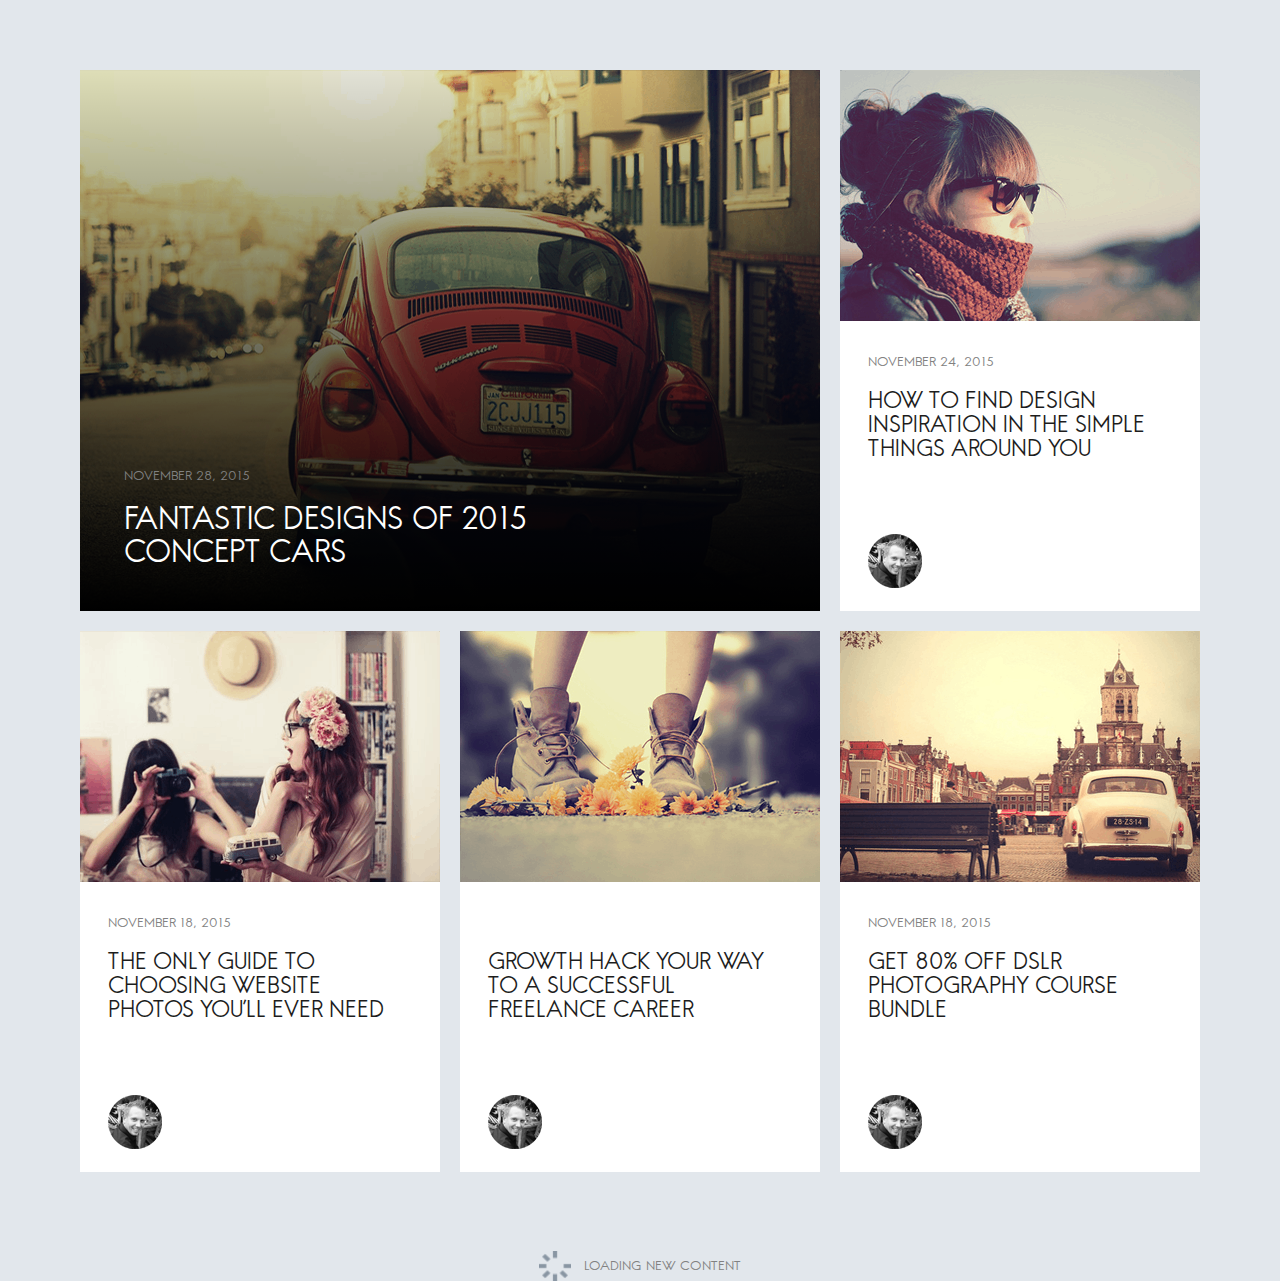
<file: blog/index.html>
<!DOCTYPE html>
<html lang="en">
  <head>
    <meta charset="UTF-8" />
    <meta name="viewport" content="width=device-width, initial-scale=1.0" />
    <title>Blog</title>
    <link rel="stylesheet" href="./styles/style.css" />
    <link
      rel="shortcut icon"
      href="./assets/favicon/favicon.png"
      type="image/x-icon"
    />
  </head>
  <body>
    <section class="blog-section">
      <ul class="blog-section__first-list">
        <li class="blog-section__list blog-section__list_item1">
          <img src="./assets/images/bg-layer2.png" alt="background">
          <div class="blog-section_description_item1">
            <p class="blog-section_date__item1">November 28, 2015</p>
            <a class="blog-section_description__item1_link" href="#">Fantastic Designs Of 2015 Concept Cars</a>
          </div>
        </li>
        <li class="blog-section__list blog-section__list_item2">
          <img class="list-img" src="./assets/images/Layer 2@1X.png" alt="background" />
          <div class="blog-section_description">
            <p>November 24, 2015</p>
            <a href="#">How To Find Design Inspiration In The Simple Things Around You</a>
            <img
              class="author"
              src="./assets/images/Layer 3 copy 4@1X.png"
              alt="author"
            />
          </div>
        </li>
        <li class="blog-section__list blog-section__list_item3">
          <img class="list-img" src="./assets/images/Layer 5@1X.png" alt="background" />
          <div class="blog-section_description">
            <p>November 18, 2015</p>
            <a href="#">The Only Guide To Choosing Website Photos You’ll Ever Need</a> 
            <img
              class="author"
              src="./assets/images/Layer 3 copy 4@1X.png"
              alt="author"
            />
          </div>
        </li>
        <li class="blog-section__list blog-section__list_item4">
          <img class="list-img" src="./assets/images/Layer 7@1X.png" alt="background" />
          <div class="blog-section_description">
            <p class="no-date">No date</p>
            <a href="#">Growth Hack Your Way to a Successful Freelance Career</a> 
            <img
              class="author"
              src="./assets/images/Layer 3 copy 4@1X.png"
              alt="author"
            />
          </div>
        </li>
        <li class="blog-section__list blog-section__list_item5">
          <img class="list-img" src="./assets/images/bg-layer.png" alt="background" />
          <div class="blog-section_description">
            <p>November 18, 2015</p>
            <a href="#">Get 80% Off DSLR Photography Course Bundle</a>
            <img
              class="author"
              src="./assets/images/Layer 3 copy 4@1X.png"
              alt="author"
            />
          </div>
        </li>
      </ul>
    </section>
    <footer>
        <div class="footer_loading-page">
            <img class="footer_loading-page_img" src="./assets/images/Vector Smart Object@1X.png" alt="loading-item">
            <p class="footer_loading-page_text">LOADING NEW CONTENT</p>
        </div>
    </footer>
  </body>
</html>
</file>
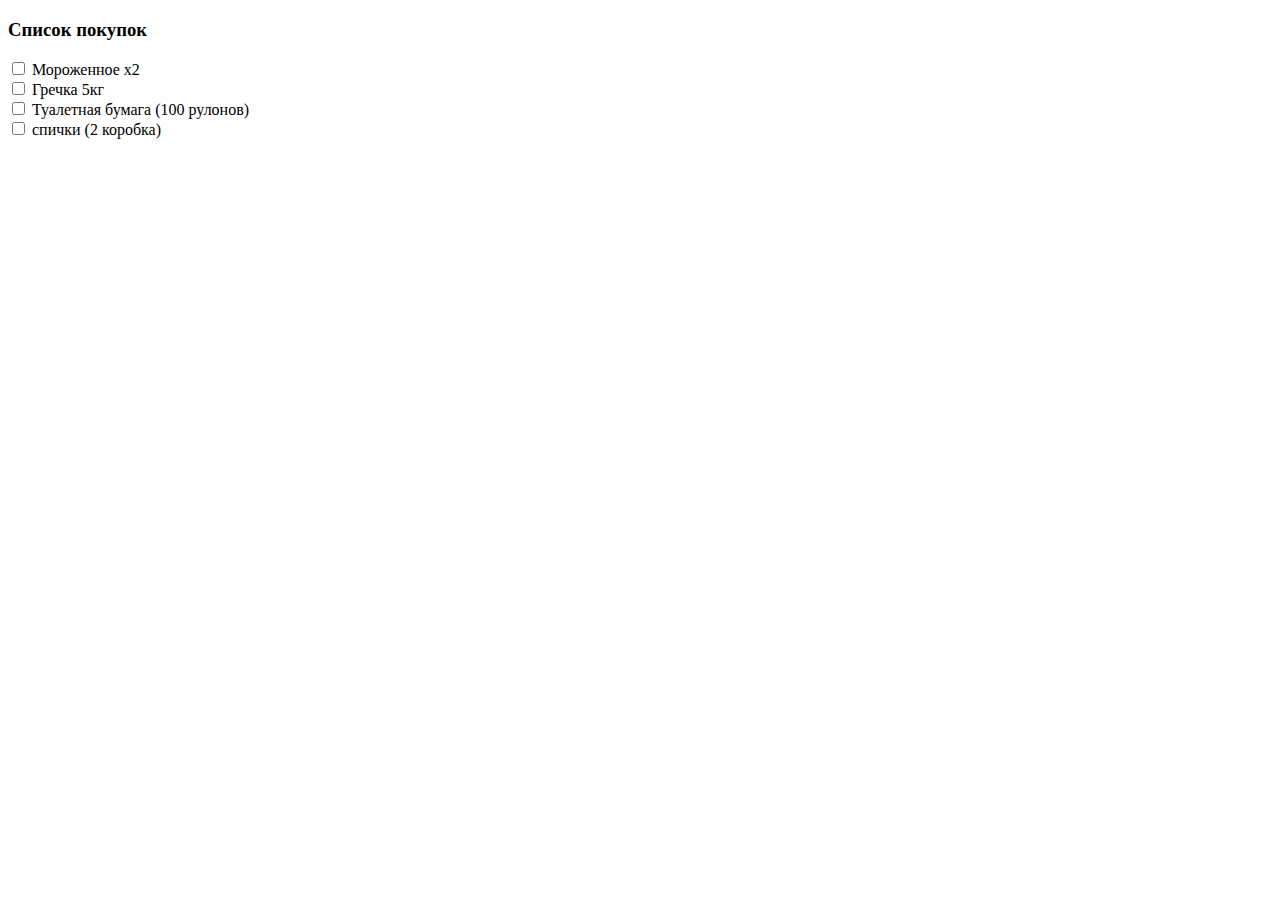
<file: Buylist/index.html>
<!DOCTYPE html>
<html lang="en">
<head>
    <meta charset="UTF-8">
    <meta name="viewport" content="width=device-width, initial-scale=1.0">
    <title>What i have to buy</title>
</head>
<body>
    <h3>Список покупок</h3>
    <div>
        <input type="checkbox" id="ice-cream" check>
        <label for="ice-cream">Мороженное х2</label>
      </div>
      <div>
        <input type="checkbox" id="grechka" check>
        <label for="grechka">Гречка 5кг</label>
      </div>
      <div>
        <input type="checkbox" id="toiled Paper" check>
        <label for="toiled Paper">Туалетная бумага (100 рулонов)</label>
      </div>
      <div>
        <input type="checkbox" id="matches" check>
        <label for="matches">спички (2 коробка)</label>
      </div>
      
</body>
</html>
</file>
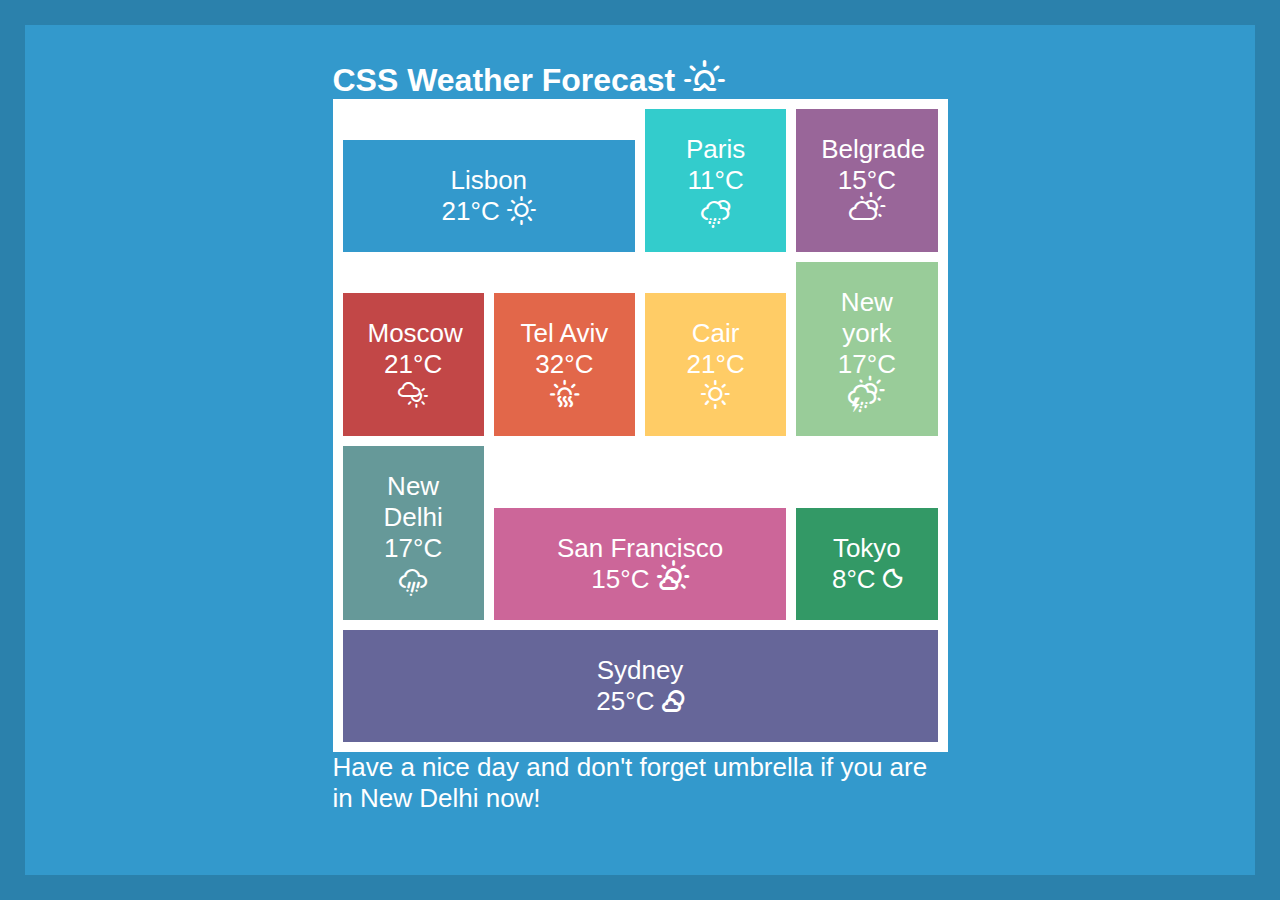
<file: css-weather-forecast/index.html>
<!DOCTYPE html>
<html lang="en">
<head>
    <meta charset="UTF-8">
    <meta name="viewport" content="width=device-width, initial-scale=1.0">
    <title>Weather Forecast</title>
    <link rel="stylesheet" href="./styles/style.css">
    <link rel="stylesheet" href="./styles/weather-icons-wind.css">
    <link rel="stylesheet" href="./styles/weather-icons-wind.min.css">
    <link rel="stylesheet" href="./styles/weather-icons.css">
    <link rel="stylesheet" href="./styles/weather-icons.min.css">
    <link rel="shortcut icon" href="./assets/favicon/favicon.png" type="image/x-icon">
</head>
<body>
    <div class="weather__forecast"><h1>CSS Weather Forecast <i class="wi wi-sunrise"></i></h1>
        <ul class="weather__table">
            <li class="weather__table__case-lisbon">Lisbon <br> 21°C <i class="wi wi-day-sunny"></i></li>
            <li class="weather__table__case-paris">Paris <br> 11°C <i class="wi wi-night-sleet"></i></li>
            <li class="weather__table__case-belgrade">Belgrade <br> 15°C <i class="wi wi-day-cloudy"></i></li>
            <li class="weather__table__case-moscow">Moscow <br> 21°C <i class="wi wi-day-cloudy-high"></i></li>
            <li class="weather__table__case-telaviv">Tel Aviv <br> 32°C <i class="wi wi-hot"></i></li>
            <li class="weather__table__case-cair">Cair <br> 21°C <i class="wi wi-day-sunny"></i></li>
            <li class="weather__table__case-newyork">New york <br> 17°C <i class="wi wi-day-sleet-storm"></i></li>
            <li class="weather__table__case-newdelphi">New Delhi <br> 17°C <i class="wi wi-hail"></i></li>
            <li class="weather__table__case-sanfrancisco">San Francisco <br> 15°C <i class="wi wi-day-sunny-overcast"></i></li>
            <li class="weather__table__case-tokyo">Tokyo <br> 8°C <i class="wi wi-night-clear"></i></li>
            <li class="weather__table__case-sydney">Sydney <br> 25°C <i class="wi wi-night-partly-cloudy"></i></li>
        </ul></div>
        <p>Have a nice day and don't forget umbrella if you are in New Delhi now!<p>
</body>
</html>
</file>
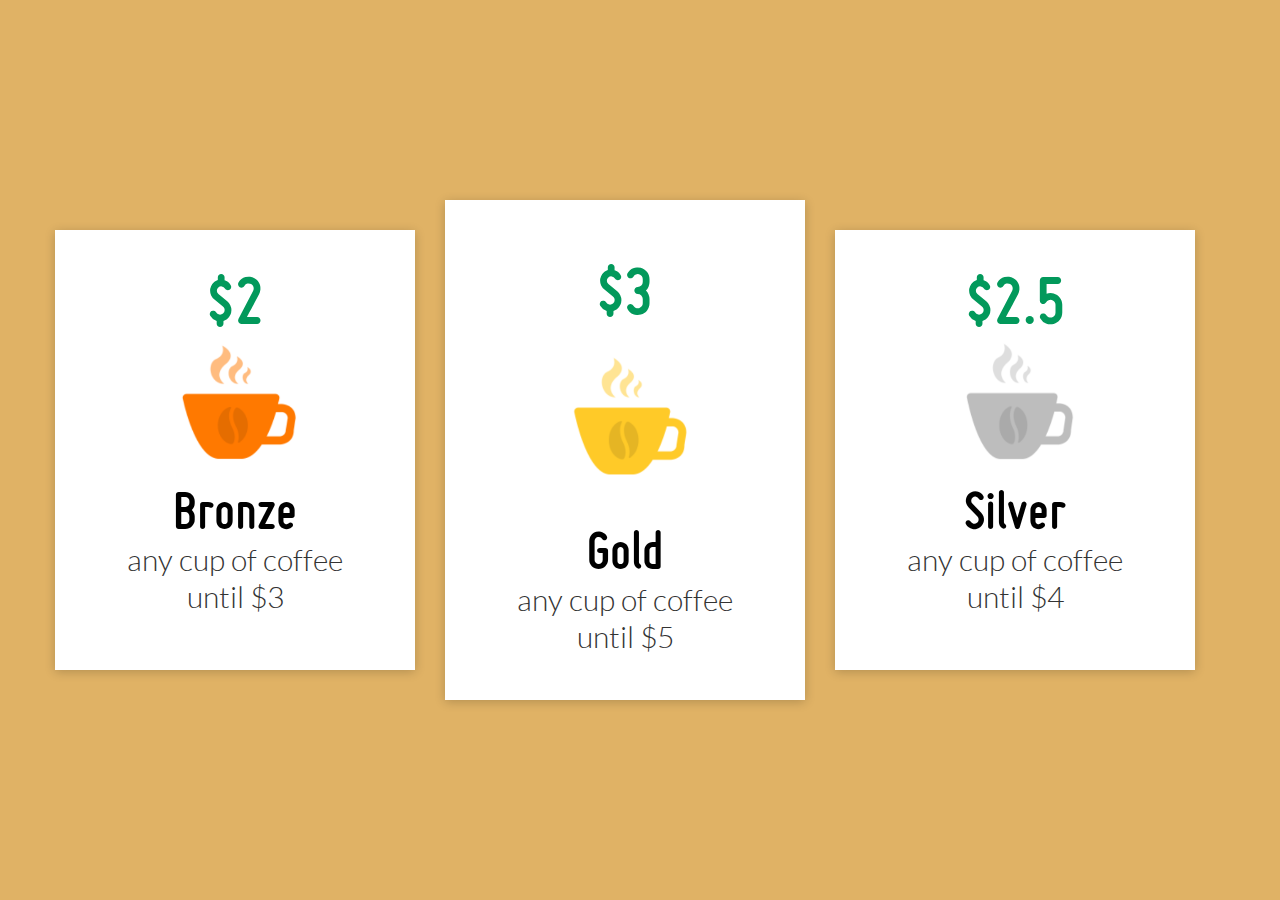
<file: Cups/index.html>
<!DOCTYPE html>
<html lang="en">
  <head>
    <meta charset="UTF-8" />
    <meta name="viewport" content="width=device-width, initial-scale=1.0" />
    <title>Cups</title>
    <link rel="stylesheet" href="./styles/style.css" />
    <link
      rel="shortcut icon"
      href="./assets/favicon/favicon.png"
      type="image/x-icon"
    />
  </head>
  <body>
    <section class="cups">
      <ul class="cups__price-list">
        <li class="cups__price-list__bronze">
          <p class="cups__price-list__golden__price">$2</p>
          <div>
            <img src="./assets/images/bronze-cup.png" alt="bronze cup" />
          </div>
          <p class="cups__price-list__golden__cup-name">Bronze</p>
          <p class="cups__price-list__golden__cup-description">
            any cup of coffee until $3
          </p>
        </li>
        <li class="cups__price-list__golden">
          <p class="cups__price-list__golden__price">$3</p>
          <div>
            <img
              class="img__golden_cup"
              src="./assets/images/gold-cup.png"
              alt="gold cup"
            />
          </div>
          <p class="cups__price-list__golden__cup-name">Gold</p>
          <p class="cups__price-list__golden__cup-description">
            any cup of coffee until $5
          </p>
        </li>
        <li class="cups__price-list__silver">
          <p class="cups__price-list__golden__price">$2.5</p>
          <div>
            <img src="./assets/images/silver-cup.png" alt="silver cup" />
          </div>
          <p class="cups__price-list__golden__cup-name">Silver</p>
          <p class="cups__price-list__golden__cup-description">
            any cup of coffee until $4
          </p>
        </li>
      </ul>
    </section>
  </body>
</html>
</file>
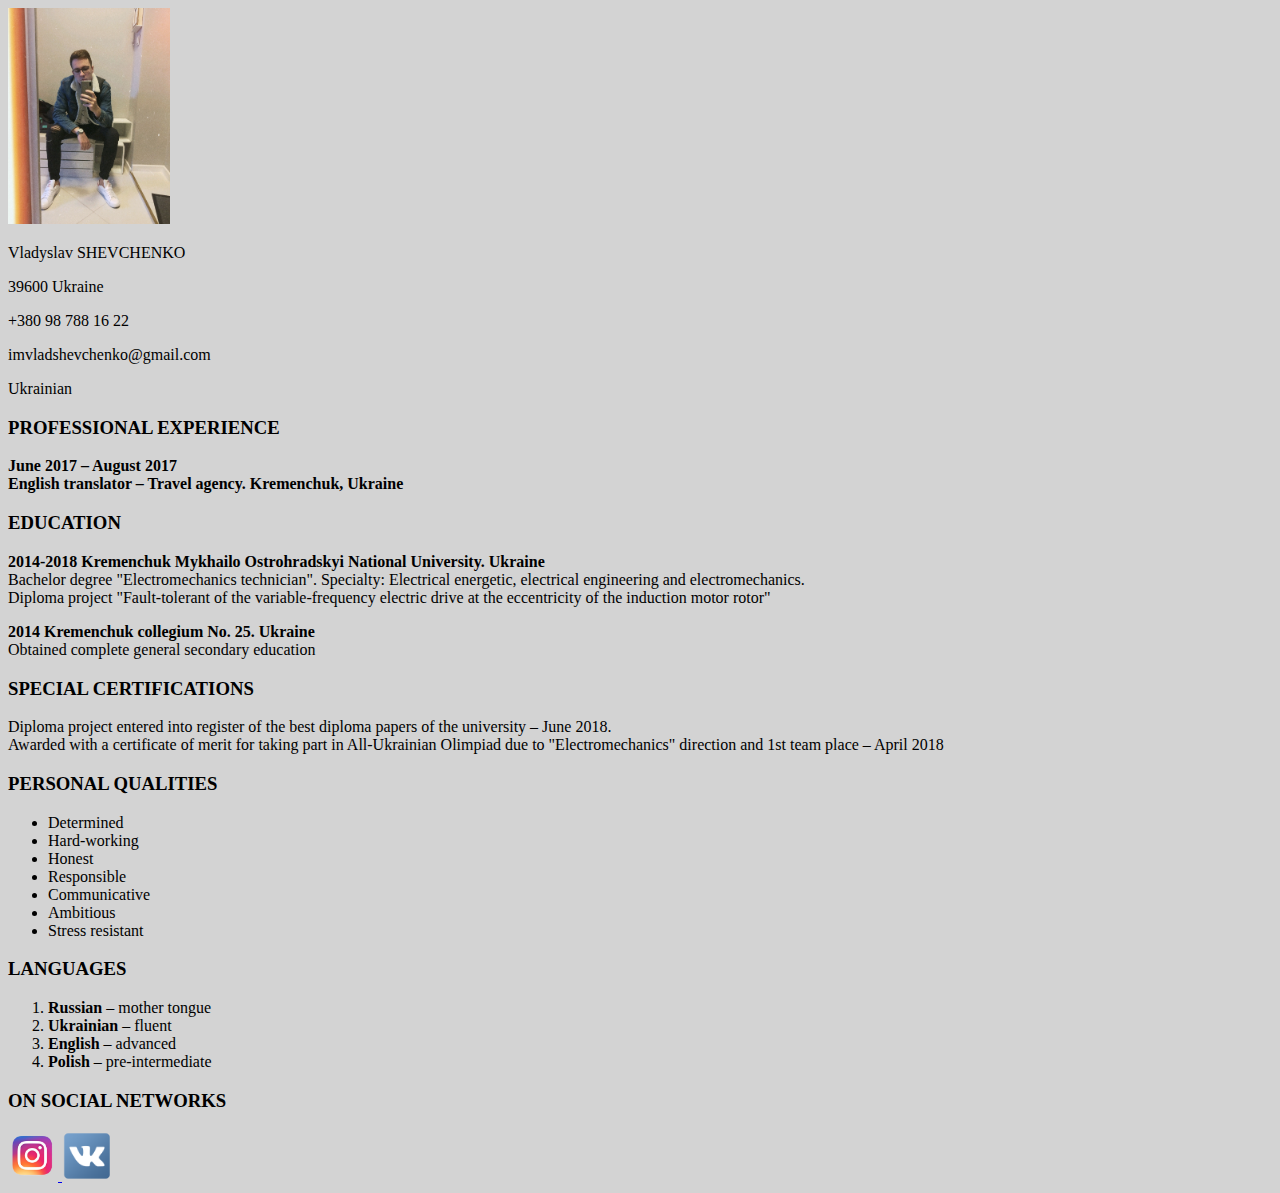
<file: CV/index.html>
<!DOCTYPE html>
<html lang="en">
  <head>
    <meta charset="UTF-8" />
    <meta name="viewport" content="width=device-width, initial-scale=1.0" />
    <title>CV Vladyslav Shevchenko</title>
    <link
      rel="SHORTCUT ICON"
      href="/assets/images/CVicon.png"
      type="image/png"
    />
  </head>
  <body bgcolor="lightgray">
    <header id="introduction" class="body">
      <img
        src="assets/images/photo.jpg"
        height="216px"
        width="162"
        alt="Photo"
        class="mainpic"
      />

      <p>Vladyslav SHEVCHENKO</p>
      <p>39600 Ukraine</p>
      <p>+380 98 788 16 22</p>
      <p>imvladshevchenko@gmail.com</p>
      <p>Ukrainian</p>
    </header>
    <main id="maininfo" class="body">
      <h3>PROFESSIONAL EXPERIENCE</h3>
      <p>
        <b
          >June 2017 – August 2017<br />
          English translator – Travel agency. Kremenchuk, Ukraine</b
        >
      </p>
      <h3>EDUCATION</h3>
      <p>
        <b
          >2014-2018 Kremenchuk Mykhailo Ostrohradskyi National University.
          Ukraine</b
        ><br />
        Bachelor degree "Electromechanics technician". Specialty: Electrical
        energetic, electrical engineering and electromechanics.<br />
        Diploma project "Fault-tolerant of the variable-frequency electric drive
        at the eccentricity of the induction motor rotor"
      </p>
      <p>
        <b>2014 Kremenchuk collegium No. 25. Ukraine</b><br />
        Obtained complete general secondary education
      </p>
      <h3>SPECIAL CERTIFICATIONS</h3>
      <p>
        Diploma project entered into register of the best diploma papers of the
        university – June 2018. <br />
        Awarded with a certificate of merit for taking part in All-Ukrainian
        Olimpiad due to "Electromechanics" direction and 1st team place – April
        2018
      </p>
      <h3>PERSONAL QUALITIES</h3>
      <ul>
        <li>Determined</li>
        <li>Hard-working</li>
        <li>Honest</li>
        <li>Responsible</li>
        <li>Communicative</li>
        <li>Ambitious</li>
        <li>Stress resistant</li>
      </ul>
    </main>
    <footer id="extras" class="body">
      <h3>LANGUAGES</h3>
      <ol>
        <li><b>Russian</b> – mother tongue</li>
        <li><b>Ukrainian</b> – fluent</li>
        <li><b>English</b> – advanced</li>
        <li><b>Polish</b> – pre-intermediate</li>
      </ol>
      <h3>ON SOCIAL NETWORKS</h3>
      <a href="https://www.instagram.com/imvladshevchenko">
        <img src="assets/images/instagram.png" height="50px" width="50px" />
      </a>
      <a href="https://vk.com/imvladshevchenko">
        <img src="assets/images/Vk-icon.png" height="50px" width="50px" />
      </a>
    </footer>
  </body>
</html>
</file>
<file: blog/styles/style.css>
@font-face {
  font-family: "HansKendrick Regular";
  src: url("../assets/fonts/HansKendrick-Regular.ttf") format("truetype");
  font-weight: normal;
  font-style: normal;
}

:root {
  --text-font: "HansKendrick Regular", serif;
  --big-title-size: 30px;
  --title-size: 22px;
  --text-size: 13px;
  --bg-color: #e2e7ec;
  --text-color: #818181;
  --title-color: #1d1d1d;
  --white: #fff;
}

* {
  padding: 0;
  margin: 0;
  box-sizing: border-box;
}

body,
html {
  min-height: 100vh;
  font-size: 100%;
  background-color: var(--bg-color);
  font-family: var(--text-font);
  text-transform: uppercase;
  display: flex;
  flex-direction: column;
  justify-content: center;
  align-items: center;
}

.blog-section {
  display: flex;
  justify-content: center;
  padding-top: 70px;
  margin-bottom: 79px;
  max-width: 1600px;
}

.blog-section__first-list {
  display: flex;
  justify-content: center;
  flex-wrap: wrap;
  max-width: 1400px;
  list-style: none;
}

.blog-section__list {
  position: relative;
  background-color: #fff;
  width: 360px;
  height: 541px;
  margin-right: 20px;
}

.blog-section__list_item1,
.blog-section__list_item2 {
  margin-bottom: 20px;
}

.blog-section__list_item2,
.blog-section__list_item5 {
  margin-right: 0;
}

.blog-section__list_item1 {
  min-width: 740px;
  min-height: 540px;
  position: relative;
}

.blog-section__list_item1::after {
    content: "";
    background-image: linear-gradient(to bottom, rgba(0, 0, 0, 0.1), #000000);
    z-index: 1;
    position: absolute;
    top: 0;
    bottom: 0;
    left: 0;
    right: 0;
}
.list-img {
  margin-bottom: 28px;
}

.blog-section_description {
    display: flex;
    flex-direction: column;
  padding-left: 28px;
  min-width: 300px;
}

.blog-section_description_item1 {
  position: absolute;
  bottom: 40px;
  width: 450px;
  left: 44px;
  z-index: 2;
}

p {
  margin-bottom: 21px;
  font-size: var(--text-size);
  color: var(--text-color);
}

.blog-section_date_item1 {
  color: var(--white);
}

.no-date {
  color: transparent;
}

h2 {
  font-size: var(--big-title-size);
  width: 433px;
  color: var(--white);
}

a {
  text-decoration: none;
  font-size: var(--title-size);
  width: 300px;
  line-height: 1.1;
  margin-bottom: 70px;
  color: var(--title-color);

}

.blog-section_description__item1_link {
    font-size: var(--big-title-size);
    width: 433px;
    color: var(--white);
}

.author {
    height: 54px;
    width: 54px;
}
.footer_loading-page {
  display: flex;
  justify-content: center;
  align-items: center;
  
}

.footer_loading-page_img {
  margin-bottom: 0;
  padding-right: 13px;
  height: 30px;
}

.footer_loading-page_text {
  margin-bottom: 0;
}
</file>
<file: css-weather-forecast/styles/style.css>
:root {
  --small-width: 25%;
  --large-width: 50%;
}

* {
  margin: 0;
  padding: 0;
  box-sizing: border-box;
  transition: all 0.1s ease-in;
}
body, html {
  font-size: 100%;
  height: 100%;
}

body {
  background-color: #3399CC;
  border: 25px solid #2B81AC;
  font-family: "Lucida Sans Unicode", "Lucida Grande", sans-serif;
  color: white;
}
.weather__forecast {
  padding-top: 3%;
  margin: 0 auto;
  width: 50%;

}
.weather__table {
  border: 5px solid white;
  font-size: 0;
  width: 100%;
  list-style: none;
  background-color: white;
  
}
li {
  font-size: 26px;
  display: inline-block;
  text-align: center;
  border: 5px solid white ;
  padding: 25px;
  
}
.weather__table__case-lisbon,
.weather__table__case-sanfrancisco {
  width: var(--large-width);

}

.weather__table__case-paris, 
.weather__table__case-belgrade,
.weather__table__case-moscow, 
.weather__table__case-telaviv, 
.weather__table__case-cair, 
.weather__table__case-newyork,
.weather__table__case-newdelphi,
.weather__table__case-tokyo {
  width: var(--small-width);
}

.weather__table__case-sydney {
  width: 100%;
}

.weather__table__case-lisbon {
  background-color: #3399CC;
}

.weather__table__case-paris {
  background-color: #33CCCC;
}
.weather__table__case-belgrade {
background-color: #996699;
}
.weather__table__case-moscow {
background-color: #C24747;
}
.weather__table__case-telaviv {
background-color: #E2674A;
}
.weather__table__case-cair {
background-color: #FFCC66;
}
.weather__table__case-newyork {
background-color: #99CC99;
}
.weather__table__case-newdelphi {
background-color: #669999;
}
.weather__table__case-sanfrancisco {
background-color: #CC6699;
}
.weather__table__case-tokyo {
background-color: #339966;
}
.weather__table__case-sydney {
background-color: #666699;
}

ul:hover li {
  
  opacity: 0.6;
}
ul li:hover {
  opacity: 1;
}

p {
  font-size: 26px;
  margin: 0 auto;
  width: 50%;
}
</file>
<file: css-weather-forecast/styles/weather-icons-wind.css>
@font-face {
  font-family: 'weathericons';
  src: url('../assets/font/weathericons-regular-webfont.eot');
  src: url('../assets/font/weathericons-regular-webfont.eot?#iefix') format('embedded-opentype'), url('../assets/font/weathericons-regular-webfont.woff2') format('woff2'), url('../assets/font/weathericons-regular-webfont.woff') format('woff'), url('../assets/font/weathericons-regular-webfont.ttf') format('truetype'), url('../assets/font/weathericons-regular-webfont.svg#weather_iconsregular') format('svg');
  font-weight: normal;
  font-style: normal;
}
.wi {
  display: inline-block;
  font-family: 'weathericons';
  font-style: normal;
  font-weight: normal;
  line-height: 1;
  -webkit-font-smoothing: antialiased;
  -moz-osx-font-smoothing: grayscale;
}
.wi-fw {
  text-align: center;
  width: 1.4em;
}
.wi-rotate-90 {
  filter: progid:DXImageTransform.Microsoft.BasicImage(rotation=1);
  -webkit-transform: rotate(90deg);
  -ms-transform: rotate(90deg);
  transform: rotate(90deg);
}
.wi-rotate-180 {
  filter: progid:DXImageTransform.Microsoft.BasicImage(rotation=2);
  -webkit-transform: rotate(180deg);
  -ms-transform: rotate(180deg);
  transform: rotate(180deg);
}
.wi-rotate-270 {
  filter: progid:DXImageTransform.Microsoft.BasicImage(rotation=3);
  -webkit-transform: rotate(270deg);
  -ms-transform: rotate(270deg);
  transform: rotate(270deg);
}
.wi-flip-horizontal {
  filter: progid:DXImageTransform.Microsoft.BasicImage(rotation=0, mirror=1);
  -webkit-transform: scale(-1, 1);
  -ms-transform: scale(-1, 1);
  transform: scale(-1, 1);
}
.wi-flip-vertical {
  filter: progid:DXImageTransform.Microsoft.BasicImage(rotation=2, mirror=1);
  -webkit-transform: scale(1, -1);
  -ms-transform: scale(1, -1);
  transform: scale(1, -1);
}
.wi-wind:before {
  content: "\f0b1";
}
.wi-wind.towards-0-deg {
  -webkit-transform: rotate(0deg);
  -moz-transform: rotate(0deg);
  -ms-transform: rotate(0deg);
  -o-transform: rotate(0deg);
  transform: rotate(0deg);
}
.wi-wind.towards-1-deg {
  -webkit-transform: rotate(1deg);
  -moz-transform: rotate(1deg);
  -ms-transform: rotate(1deg);
  -o-transform: rotate(1deg);
  transform: rotate(1deg);
}
.wi-wind.towards-2-deg {
  -webkit-transform: rotate(2deg);
  -moz-transform: rotate(2deg);
  -ms-transform: rotate(2deg);
  -o-transform: rotate(2deg);
  transform: rotate(2deg);
}
.wi-wind.towards-3-deg {
  -webkit-transform: rotate(3deg);
  -moz-transform: rotate(3deg);
  -ms-transform: rotate(3deg);
  -o-transform: rotate(3deg);
  transform: rotate(3deg);
}
.wi-wind.towards-4-deg {
  -webkit-transform: rotate(4deg);
  -moz-transform: rotate(4deg);
  -ms-transform: rotate(4deg);
  -o-transform: rotate(4deg);
  transform: rotate(4deg);
}
.wi-wind.towards-5-deg {
  -webkit-transform: rotate(5deg);
  -moz-transform: rotate(5deg);
  -ms-transform: rotate(5deg);
  -o-transform: rotate(5deg);
  transform: rotate(5deg);
}
.wi-wind.towards-6-deg {
  -webkit-transform: rotate(6deg);
  -moz-transform: rotate(6deg);
  -ms-transform: rotate(6deg);
  -o-transform: rotate(6deg);
  transform: rotate(6deg);
}
.wi-wind.towards-7-deg {
  -webkit-transform: rotate(7deg);
  -moz-transform: rotate(7deg);
  -ms-transform: rotate(7deg);
  -o-transform: rotate(7deg);
  transform: rotate(7deg);
}
.wi-wind.towards-8-deg {
  -webkit-transform: rotate(8deg);
  -moz-transform: rotate(8deg);
  -ms-transform: rotate(8deg);
  -o-transform: rotate(8deg);
  transform: rotate(8deg);
}
.wi-wind.towards-9-deg {
  -webkit-transform: rotate(9deg);
  -moz-transform: rotate(9deg);
  -ms-transform: rotate(9deg);
  -o-transform: rotate(9deg);
  transform: rotate(9deg);
}
.wi-wind.towards-10-deg {
  -webkit-transform: rotate(10deg);
  -moz-transform: rotate(10deg);
  -ms-transform: rotate(10deg);
  -o-transform: rotate(10deg);
  transform: rotate(10deg);
}
.wi-wind.towards-11-deg {
  -webkit-transform: rotate(11deg);
  -moz-transform: rotate(11deg);
  -ms-transform: rotate(11deg);
  -o-transform: rotate(11deg);
  transform: rotate(11deg);
}
.wi-wind.towards-12-deg {
  -webkit-transform: rotate(12deg);
  -moz-transform: rotate(12deg);
  -ms-transform: rotate(12deg);
  -o-transform: rotate(12deg);
  transform: rotate(12deg);
}
.wi-wind.towards-13-deg {
  -webkit-transform: rotate(13deg);
  -moz-transform: rotate(13deg);
  -ms-transform: rotate(13deg);
  -o-transform: rotate(13deg);
  transform: rotate(13deg);
}
.wi-wind.towards-14-deg {
  -webkit-transform: rotate(14deg);
  -moz-transform: rotate(14deg);
  -ms-transform: rotate(14deg);
  -o-transform: rotate(14deg);
  transform: rotate(14deg);
}
.wi-wind.towards-15-deg {
  -webkit-transform: rotate(15deg);
  -moz-transform: rotate(15deg);
  -ms-transform: rotate(15deg);
  -o-transform: rotate(15deg);
  transform: rotate(15deg);
}
.wi-wind.towards-16-deg {
  -webkit-transform: rotate(16deg);
  -moz-transform: rotate(16deg);
  -ms-transform: rotate(16deg);
  -o-transform: rotate(16deg);
  transform: rotate(16deg);
}
.wi-wind.towards-17-deg {
  -webkit-transform: rotate(17deg);
  -moz-transform: rotate(17deg);
  -ms-transform: rotate(17deg);
  -o-transform: rotate(17deg);
  transform: rotate(17deg);
}
.wi-wind.towards-18-deg {
  -webkit-transform: rotate(18deg);
  -moz-transform: rotate(18deg);
  -ms-transform: rotate(18deg);
  -o-transform: rotate(18deg);
  transform: rotate(18deg);
}
.wi-wind.towards-19-deg {
  -webkit-transform: rotate(19deg);
  -moz-transform: rotate(19deg);
  -ms-transform: rotate(19deg);
  -o-transform: rotate(19deg);
  transform: rotate(19deg);
}
.wi-wind.towards-20-deg {
  -webkit-transform: rotate(20deg);
  -moz-transform: rotate(20deg);
  -ms-transform: rotate(20deg);
  -o-transform: rotate(20deg);
  transform: rotate(20deg);
}
.wi-wind.towards-21-deg {
  -webkit-transform: rotate(21deg);
  -moz-transform: rotate(21deg);
  -ms-transform: rotate(21deg);
  -o-transform: rotate(21deg);
  transform: rotate(21deg);
}
.wi-wind.towards-22-deg {
  -webkit-transform: rotate(22deg);
  -moz-transform: rotate(22deg);
  -ms-transform: rotate(22deg);
  -o-transform: rotate(22deg);
  transform: rotate(22deg);
}
.wi-wind.towards-23-deg {
  -webkit-transform: rotate(23deg);
  -moz-transform: rotate(23deg);
  -ms-transform: rotate(23deg);
  -o-transform: rotate(23deg);
  transform: rotate(23deg);
}
.wi-wind.towards-24-deg {
  -webkit-transform: rotate(24deg);
  -moz-transform: rotate(24deg);
  -ms-transform: rotate(24deg);
  -o-transform: rotate(24deg);
  transform: rotate(24deg);
}
.wi-wind.towards-25-deg {
  -webkit-transform: rotate(25deg);
  -moz-transform: rotate(25deg);
  -ms-transform: rotate(25deg);
  -o-transform: rotate(25deg);
  transform: rotate(25deg);
}
.wi-wind.towards-26-deg {
  -webkit-transform: rotate(26deg);
  -moz-transform: rotate(26deg);
  -ms-transform: rotate(26deg);
  -o-transform: rotate(26deg);
  transform: rotate(26deg);
}
.wi-wind.towards-27-deg {
  -webkit-transform: rotate(27deg);
  -moz-transform: rotate(27deg);
  -ms-transform: rotate(27deg);
  -o-transform: rotate(27deg);
  transform: rotate(27deg);
}
.wi-wind.towards-28-deg {
  -webkit-transform: rotate(28deg);
  -moz-transform: rotate(28deg);
  -ms-transform: rotate(28deg);
  -o-transform: rotate(28deg);
  transform: rotate(28deg);
}
.wi-wind.towards-29-deg {
  -webkit-transform: rotate(29deg);
  -moz-transform: rotate(29deg);
  -ms-transform: rotate(29deg);
  -o-transform: rotate(29deg);
  transform: rotate(29deg);
}
.wi-wind.towards-30-deg {
  -webkit-transform: rotate(30deg);
  -moz-transform: rotate(30deg);
  -ms-transform: rotate(30deg);
  -o-transform: rotate(30deg);
  transform: rotate(30deg);
}
.wi-wind.towards-31-deg {
  -webkit-transform: rotate(31deg);
  -moz-transform: rotate(31deg);
  -ms-transform: rotate(31deg);
  -o-transform: rotate(31deg);
  transform: rotate(31deg);
}
.wi-wind.towards-32-deg {
  -webkit-transform: rotate(32deg);
  -moz-transform: rotate(32deg);
  -ms-transform: rotate(32deg);
  -o-transform: rotate(32deg);
  transform: rotate(32deg);
}
.wi-wind.towards-33-deg {
  -webkit-transform: rotate(33deg);
  -moz-transform: rotate(33deg);
  -ms-transform: rotate(33deg);
  -o-transform: rotate(33deg);
  transform: rotate(33deg);
}
.wi-wind.towards-34-deg {
  -webkit-transform: rotate(34deg);
  -moz-transform: rotate(34deg);
  -ms-transform: rotate(34deg);
  -o-transform: rotate(34deg);
  transform: rotate(34deg);
}
.wi-wind.towards-35-deg {
  -webkit-transform: rotate(35deg);
  -moz-transform: rotate(35deg);
  -ms-transform: rotate(35deg);
  -o-transform: rotate(35deg);
  transform: rotate(35deg);
}
.wi-wind.towards-36-deg {
  -webkit-transform: rotate(36deg);
  -moz-transform: rotate(36deg);
  -ms-transform: rotate(36deg);
  -o-transform: rotate(36deg);
  transform: rotate(36deg);
}
.wi-wind.towards-37-deg {
  -webkit-transform: rotate(37deg);
  -moz-transform: rotate(37deg);
  -ms-transform: rotate(37deg);
  -o-transform: rotate(37deg);
  transform: rotate(37deg);
}
.wi-wind.towards-38-deg {
  -webkit-transform: rotate(38deg);
  -moz-transform: rotate(38deg);
  -ms-transform: rotate(38deg);
  -o-transform: rotate(38deg);
  transform: rotate(38deg);
}
.wi-wind.towards-39-deg {
  -webkit-transform: rotate(39deg);
  -moz-transform: rotate(39deg);
  -ms-transform: rotate(39deg);
  -o-transform: rotate(39deg);
  transform: rotate(39deg);
}
.wi-wind.towards-40-deg {
  -webkit-transform: rotate(40deg);
  -moz-transform: rotate(40deg);
  -ms-transform: rotate(40deg);
  -o-transform: rotate(40deg);
  transform: rotate(40deg);
}
.wi-wind.towards-41-deg {
  -webkit-transform: rotate(41deg);
  -moz-transform: rotate(41deg);
  -ms-transform: rotate(41deg);
  -o-transform: rotate(41deg);
  transform: rotate(41deg);
}
.wi-wind.towards-42-deg {
  -webkit-transform: rotate(42deg);
  -moz-transform: rotate(42deg);
  -ms-transform: rotate(42deg);
  -o-transform: rotate(42deg);
  transform: rotate(42deg);
}
.wi-wind.towards-43-deg {
  -webkit-transform: rotate(43deg);
  -moz-transform: rotate(43deg);
  -ms-transform: rotate(43deg);
  -o-transform: rotate(43deg);
  transform: rotate(43deg);
}
.wi-wind.towards-44-deg {
  -webkit-transform: rotate(44deg);
  -moz-transform: rotate(44deg);
  -ms-transform: rotate(44deg);
  -o-transform: rotate(44deg);
  transform: rotate(44deg);
}
.wi-wind.towards-45-deg {
  -webkit-transform: rotate(45deg);
  -moz-transform: rotate(45deg);
  -ms-transform: rotate(45deg);
  -o-transform: rotate(45deg);
  transform: rotate(45deg);
}
.wi-wind.towards-46-deg {
  -webkit-transform: rotate(46deg);
  -moz-transform: rotate(46deg);
  -ms-transform: rotate(46deg);
  -o-transform: rotate(46deg);
  transform: rotate(46deg);
}
.wi-wind.towards-47-deg {
  -webkit-transform: rotate(47deg);
  -moz-transform: rotate(47deg);
  -ms-transform: rotate(47deg);
  -o-transform: rotate(47deg);
  transform: rotate(47deg);
}
.wi-wind.towards-48-deg {
  -webkit-transform: rotate(48deg);
  -moz-transform: rotate(48deg);
  -ms-transform: rotate(48deg);
  -o-transform: rotate(48deg);
  transform: rotate(48deg);
}
.wi-wind.towards-49-deg {
  -webkit-transform: rotate(49deg);
  -moz-transform: rotate(49deg);
  -ms-transform: rotate(49deg);
  -o-transform: rotate(49deg);
  transform: rotate(49deg);
}
.wi-wind.towards-50-deg {
  -webkit-transform: rotate(50deg);
  -moz-transform: rotate(50deg);
  -ms-transform: rotate(50deg);
  -o-transform: rotate(50deg);
  transform: rotate(50deg);
}
.wi-wind.towards-51-deg {
  -webkit-transform: rotate(51deg);
  -moz-transform: rotate(51deg);
  -ms-transform: rotate(51deg);
  -o-transform: rotate(51deg);
  transform: rotate(51deg);
}
.wi-wind.towards-52-deg {
  -webkit-transform: rotate(52deg);
  -moz-transform: rotate(52deg);
  -ms-transform: rotate(52deg);
  -o-transform: rotate(52deg);
  transform: rotate(52deg);
}
.wi-wind.towards-53-deg {
  -webkit-transform: rotate(53deg);
  -moz-transform: rotate(53deg);
  -ms-transform: rotate(53deg);
  -o-transform: rotate(53deg);
  transform: rotate(53deg);
}
.wi-wind.towards-54-deg {
  -webkit-transform: rotate(54deg);
  -moz-transform: rotate(54deg);
  -ms-transform: rotate(54deg);
  -o-transform: rotate(54deg);
  transform: rotate(54deg);
}
.wi-wind.towards-55-deg {
  -webkit-transform: rotate(55deg);
  -moz-transform: rotate(55deg);
  -ms-transform: rotate(55deg);
  -o-transform: rotate(55deg);
  transform: rotate(55deg);
}
.wi-wind.towards-56-deg {
  -webkit-transform: rotate(56deg);
  -moz-transform: rotate(56deg);
  -ms-transform: rotate(56deg);
  -o-transform: rotate(56deg);
  transform: rotate(56deg);
}
.wi-wind.towards-57-deg {
  -webkit-transform: rotate(57deg);
  -moz-transform: rotate(57deg);
  -ms-transform: rotate(57deg);
  -o-transform: rotate(57deg);
  transform: rotate(57deg);
}
.wi-wind.towards-58-deg {
  -webkit-transform: rotate(58deg);
  -moz-transform: rotate(58deg);
  -ms-transform: rotate(58deg);
  -o-transform: rotate(58deg);
  transform: rotate(58deg);
}
.wi-wind.towards-59-deg {
  -webkit-transform: rotate(59deg);
  -moz-transform: rotate(59deg);
  -ms-transform: rotate(59deg);
  -o-transform: rotate(59deg);
  transform: rotate(59deg);
}
.wi-wind.towards-60-deg {
  -webkit-transform: rotate(60deg);
  -moz-transform: rotate(60deg);
  -ms-transform: rotate(60deg);
  -o-transform: rotate(60deg);
  transform: rotate(60deg);
}
.wi-wind.towards-61-deg {
  -webkit-transform: rotate(61deg);
  -moz-transform: rotate(61deg);
  -ms-transform: rotate(61deg);
  -o-transform: rotate(61deg);
  transform: rotate(61deg);
}
.wi-wind.towards-62-deg {
  -webkit-transform: rotate(62deg);
  -moz-transform: rotate(62deg);
  -ms-transform: rotate(62deg);
  -o-transform: rotate(62deg);
  transform: rotate(62deg);
}
.wi-wind.towards-63-deg {
  -webkit-transform: rotate(63deg);
  -moz-transform: rotate(63deg);
  -ms-transform: rotate(63deg);
  -o-transform: rotate(63deg);
  transform: rotate(63deg);
}
.wi-wind.towards-64-deg {
  -webkit-transform: rotate(64deg);
  -moz-transform: rotate(64deg);
  -ms-transform: rotate(64deg);
  -o-transform: rotate(64deg);
  transform: rotate(64deg);
}
.wi-wind.towards-65-deg {
  -webkit-transform: rotate(65deg);
  -moz-transform: rotate(65deg);
  -ms-transform: rotate(65deg);
  -o-transform: rotate(65deg);
  transform: rotate(65deg);
}
.wi-wind.towards-66-deg {
  -webkit-transform: rotate(66deg);
  -moz-transform: rotate(66deg);
  -ms-transform: rotate(66deg);
  -o-transform: rotate(66deg);
  transform: rotate(66deg);
}
.wi-wind.towards-67-deg {
  -webkit-transform: rotate(67deg);
  -moz-transform: rotate(67deg);
  -ms-transform: rotate(67deg);
  -o-transform: rotate(67deg);
  transform: rotate(67deg);
}
.wi-wind.towards-68-deg {
  -webkit-transform: rotate(68deg);
  -moz-transform: rotate(68deg);
  -ms-transform: rotate(68deg);
  -o-transform: rotate(68deg);
  transform: rotate(68deg);
}
.wi-wind.towards-69-deg {
  -webkit-transform: rotate(69deg);
  -moz-transform: rotate(69deg);
  -ms-transform: rotate(69deg);
  -o-transform: rotate(69deg);
  transform: rotate(69deg);
}
.wi-wind.towards-70-deg {
  -webkit-transform: rotate(70deg);
  -moz-transform: rotate(70deg);
  -ms-transform: rotate(70deg);
  -o-transform: rotate(70deg);
  transform: rotate(70deg);
}
.wi-wind.towards-71-deg {
  -webkit-transform: rotate(71deg);
  -moz-transform: rotate(71deg);
  -ms-transform: rotate(71deg);
  -o-transform: rotate(71deg);
  transform: rotate(71deg);
}
.wi-wind.towards-72-deg {
  -webkit-transform: rotate(72deg);
  -moz-transform: rotate(72deg);
  -ms-transform: rotate(72deg);
  -o-transform: rotate(72deg);
  transform: rotate(72deg);
}
.wi-wind.towards-73-deg {
  -webkit-transform: rotate(73deg);
  -moz-transform: rotate(73deg);
  -ms-transform: rotate(73deg);
  -o-transform: rotate(73deg);
  transform: rotate(73deg);
}
.wi-wind.towards-74-deg {
  -webkit-transform: rotate(74deg);
  -moz-transform: rotate(74deg);
  -ms-transform: rotate(74deg);
  -o-transform: rotate(74deg);
  transform: rotate(74deg);
}
.wi-wind.towards-75-deg {
  -webkit-transform: rotate(75deg);
  -moz-transform: rotate(75deg);
  -ms-transform: rotate(75deg);
  -o-transform: rotate(75deg);
  transform: rotate(75deg);
}
.wi-wind.towards-76-deg {
  -webkit-transform: rotate(76deg);
  -moz-transform: rotate(76deg);
  -ms-transform: rotate(76deg);
  -o-transform: rotate(76deg);
  transform: rotate(76deg);
}
.wi-wind.towards-77-deg {
  -webkit-transform: rotate(77deg);
  -moz-transform: rotate(77deg);
  -ms-transform: rotate(77deg);
  -o-transform: rotate(77deg);
  transform: rotate(77deg);
}
.wi-wind.towards-78-deg {
  -webkit-transform: rotate(78deg);
  -moz-transform: rotate(78deg);
  -ms-transform: rotate(78deg);
  -o-transform: rotate(78deg);
  transform: rotate(78deg);
}
.wi-wind.towards-79-deg {
  -webkit-transform: rotate(79deg);
  -moz-transform: rotate(79deg);
  -ms-transform: rotate(79deg);
  -o-transform: rotate(79deg);
  transform: rotate(79deg);
}
.wi-wind.towards-80-deg {
  -webkit-transform: rotate(80deg);
  -moz-transform: rotate(80deg);
  -ms-transform: rotate(80deg);
  -o-transform: rotate(80deg);
  transform: rotate(80deg);
}
.wi-wind.towards-81-deg {
  -webkit-transform: rotate(81deg);
  -moz-transform: rotate(81deg);
  -ms-transform: rotate(81deg);
  -o-transform: rotate(81deg);
  transform: rotate(81deg);
}
.wi-wind.towards-82-deg {
  -webkit-transform: rotate(82deg);
  -moz-transform: rotate(82deg);
  -ms-transform: rotate(82deg);
  -o-transform: rotate(82deg);
  transform: rotate(82deg);
}
.wi-wind.towards-83-deg {
  -webkit-transform: rotate(83deg);
  -moz-transform: rotate(83deg);
  -ms-transform: rotate(83deg);
  -o-transform: rotate(83deg);
  transform: rotate(83deg);
}
.wi-wind.towards-84-deg {
  -webkit-transform: rotate(84deg);
  -moz-transform: rotate(84deg);
  -ms-transform: rotate(84deg);
  -o-transform: rotate(84deg);
  transform: rotate(84deg);
}
.wi-wind.towards-85-deg {
  -webkit-transform: rotate(85deg);
  -moz-transform: rotate(85deg);
  -ms-transform: rotate(85deg);
  -o-transform: rotate(85deg);
  transform: rotate(85deg);
}
.wi-wind.towards-86-deg {
  -webkit-transform: rotate(86deg);
  -moz-transform: rotate(86deg);
  -ms-transform: rotate(86deg);
  -o-transform: rotate(86deg);
  transform: rotate(86deg);
}
.wi-wind.towards-87-deg {
  -webkit-transform: rotate(87deg);
  -moz-transform: rotate(87deg);
  -ms-transform: rotate(87deg);
  -o-transform: rotate(87deg);
  transform: rotate(87deg);
}
.wi-wind.towards-88-deg {
  -webkit-transform: rotate(88deg);
  -moz-transform: rotate(88deg);
  -ms-transform: rotate(88deg);
  -o-transform: rotate(88deg);
  transform: rotate(88deg);
}
.wi-wind.towards-89-deg {
  -webkit-transform: rotate(89deg);
  -moz-transform: rotate(89deg);
  -ms-transform: rotate(89deg);
  -o-transform: rotate(89deg);
  transform: rotate(89deg);
}
.wi-wind.towards-90-deg {
  -webkit-transform: rotate(90deg);
  -moz-transform: rotate(90deg);
  -ms-transform: rotate(90deg);
  -o-transform: rotate(90deg);
  transform: rotate(90deg);
}
.wi-wind.towards-91-deg {
  -webkit-transform: rotate(91deg);
  -moz-transform: rotate(91deg);
  -ms-transform: rotate(91deg);
  -o-transform: rotate(91deg);
  transform: rotate(91deg);
}
.wi-wind.towards-92-deg {
  -webkit-transform: rotate(92deg);
  -moz-transform: rotate(92deg);
  -ms-transform: rotate(92deg);
  -o-transform: rotate(92deg);
  transform: rotate(92deg);
}
.wi-wind.towards-93-deg {
  -webkit-transform: rotate(93deg);
  -moz-transform: rotate(93deg);
  -ms-transform: rotate(93deg);
  -o-transform: rotate(93deg);
  transform: rotate(93deg);
}
.wi-wind.towards-94-deg {
  -webkit-transform: rotate(94deg);
  -moz-transform: rotate(94deg);
  -ms-transform: rotate(94deg);
  -o-transform: rotate(94deg);
  transform: rotate(94deg);
}
.wi-wind.towards-95-deg {
  -webkit-transform: rotate(95deg);
  -moz-transform: rotate(95deg);
  -ms-transform: rotate(95deg);
  -o-transform: rotate(95deg);
  transform: rotate(95deg);
}
.wi-wind.towards-96-deg {
  -webkit-transform: rotate(96deg);
  -moz-transform: rotate(96deg);
  -ms-transform: rotate(96deg);
  -o-transform: rotate(96deg);
  transform: rotate(96deg);
}
.wi-wind.towards-97-deg {
  -webkit-transform: rotate(97deg);
  -moz-transform: rotate(97deg);
  -ms-transform: rotate(97deg);
  -o-transform: rotate(97deg);
  transform: rotate(97deg);
}
.wi-wind.towards-98-deg {
  -webkit-transform: rotate(98deg);
  -moz-transform: rotate(98deg);
  -ms-transform: rotate(98deg);
  -o-transform: rotate(98deg);
  transform: rotate(98deg);
}
.wi-wind.towards-99-deg {
  -webkit-transform: rotate(99deg);
  -moz-transform: rotate(99deg);
  -ms-transform: rotate(99deg);
  -o-transform: rotate(99deg);
  transform: rotate(99deg);
}
.wi-wind.towards-100-deg {
  -webkit-transform: rotate(100deg);
  -moz-transform: rotate(100deg);
  -ms-transform: rotate(100deg);
  -o-transform: rotate(100deg);
  transform: rotate(100deg);
}
.wi-wind.towards-101-deg {
  -webkit-transform: rotate(101deg);
  -moz-transform: rotate(101deg);
  -ms-transform: rotate(101deg);
  -o-transform: rotate(101deg);
  transform: rotate(101deg);
}
.wi-wind.towards-102-deg {
  -webkit-transform: rotate(102deg);
  -moz-transform: rotate(102deg);
  -ms-transform: rotate(102deg);
  -o-transform: rotate(102deg);
  transform: rotate(102deg);
}
.wi-wind.towards-103-deg {
  -webkit-transform: rotate(103deg);
  -moz-transform: rotate(103deg);
  -ms-transform: rotate(103deg);
  -o-transform: rotate(103deg);
  transform: rotate(103deg);
}
.wi-wind.towards-104-deg {
  -webkit-transform: rotate(104deg);
  -moz-transform: rotate(104deg);
  -ms-transform: rotate(104deg);
  -o-transform: rotate(104deg);
  transform: rotate(104deg);
}
.wi-wind.towards-105-deg {
  -webkit-transform: rotate(105deg);
  -moz-transform: rotate(105deg);
  -ms-transform: rotate(105deg);
  -o-transform: rotate(105deg);
  transform: rotate(105deg);
}
.wi-wind.towards-106-deg {
  -webkit-transform: rotate(106deg);
  -moz-transform: rotate(106deg);
  -ms-transform: rotate(106deg);
  -o-transform: rotate(106deg);
  transform: rotate(106deg);
}
.wi-wind.towards-107-deg {
  -webkit-transform: rotate(107deg);
  -moz-transform: rotate(107deg);
  -ms-transform: rotate(107deg);
  -o-transform: rotate(107deg);
  transform: rotate(107deg);
}
.wi-wind.towards-108-deg {
  -webkit-transform: rotate(108deg);
  -moz-transform: rotate(108deg);
  -ms-transform: rotate(108deg);
  -o-transform: rotate(108deg);
  transform: rotate(108deg);
}
.wi-wind.towards-109-deg {
  -webkit-transform: rotate(109deg);
  -moz-transform: rotate(109deg);
  -ms-transform: rotate(109deg);
  -o-transform: rotate(109deg);
  transform: rotate(109deg);
}
.wi-wind.towards-110-deg {
  -webkit-transform: rotate(110deg);
  -moz-transform: rotate(110deg);
  -ms-transform: rotate(110deg);
  -o-transform: rotate(110deg);
  transform: rotate(110deg);
}
.wi-wind.towards-111-deg {
  -webkit-transform: rotate(111deg);
  -moz-transform: rotate(111deg);
  -ms-transform: rotate(111deg);
  -o-transform: rotate(111deg);
  transform: rotate(111deg);
}
.wi-wind.towards-112-deg {
  -webkit-transform: rotate(112deg);
  -moz-transform: rotate(112deg);
  -ms-transform: rotate(112deg);
  -o-transform: rotate(112deg);
  transform: rotate(112deg);
}
.wi-wind.towards-113-deg {
  -webkit-transform: rotate(113deg);
  -moz-transform: rotate(113deg);
  -ms-transform: rotate(113deg);
  -o-transform: rotate(113deg);
  transform: rotate(113deg);
}
.wi-wind.towards-114-deg {
  -webkit-transform: rotate(114deg);
  -moz-transform: rotate(114deg);
  -ms-transform: rotate(114deg);
  -o-transform: rotate(114deg);
  transform: rotate(114deg);
}
.wi-wind.towards-115-deg {
  -webkit-transform: rotate(115deg);
  -moz-transform: rotate(115deg);
  -ms-transform: rotate(115deg);
  -o-transform: rotate(115deg);
  transform: rotate(115deg);
}
.wi-wind.towards-116-deg {
  -webkit-transform: rotate(116deg);
  -moz-transform: rotate(116deg);
  -ms-transform: rotate(116deg);
  -o-transform: rotate(116deg);
  transform: rotate(116deg);
}
.wi-wind.towards-117-deg {
  -webkit-transform: rotate(117deg);
  -moz-transform: rotate(117deg);
  -ms-transform: rotate(117deg);
  -o-transform: rotate(117deg);
  transform: rotate(117deg);
}
.wi-wind.towards-118-deg {
  -webkit-transform: rotate(118deg);
  -moz-transform: rotate(118deg);
  -ms-transform: rotate(118deg);
  -o-transform: rotate(118deg);
  transform: rotate(118deg);
}
.wi-wind.towards-119-deg {
  -webkit-transform: rotate(119deg);
  -moz-transform: rotate(119deg);
  -ms-transform: rotate(119deg);
  -o-transform: rotate(119deg);
  transform: rotate(119deg);
}
.wi-wind.towards-120-deg {
  -webkit-transform: rotate(120deg);
  -moz-transform: rotate(120deg);
  -ms-transform: rotate(120deg);
  -o-transform: rotate(120deg);
  transform: rotate(120deg);
}
.wi-wind.towards-121-deg {
  -webkit-transform: rotate(121deg);
  -moz-transform: rotate(121deg);
  -ms-transform: rotate(121deg);
  -o-transform: rotate(121deg);
  transform: rotate(121deg);
}
.wi-wind.towards-122-deg {
  -webkit-transform: rotate(122deg);
  -moz-transform: rotate(122deg);
  -ms-transform: rotate(122deg);
  -o-transform: rotate(122deg);
  transform: rotate(122deg);
}
.wi-wind.towards-123-deg {
  -webkit-transform: rotate(123deg);
  -moz-transform: rotate(123deg);
  -ms-transform: rotate(123deg);
  -o-transform: rotate(123deg);
  transform: rotate(123deg);
}
.wi-wind.towards-124-deg {
  -webkit-transform: rotate(124deg);
  -moz-transform: rotate(124deg);
  -ms-transform: rotate(124deg);
  -o-transform: rotate(124deg);
  transform: rotate(124deg);
}
.wi-wind.towards-125-deg {
  -webkit-transform: rotate(125deg);
  -moz-transform: rotate(125deg);
  -ms-transform: rotate(125deg);
  -o-transform: rotate(125deg);
  transform: rotate(125deg);
}
.wi-wind.towards-126-deg {
  -webkit-transform: rotate(126deg);
  -moz-transform: rotate(126deg);
  -ms-transform: rotate(126deg);
  -o-transform: rotate(126deg);
  transform: rotate(126deg);
}
.wi-wind.towards-127-deg {
  -webkit-transform: rotate(127deg);
  -moz-transform: rotate(127deg);
  -ms-transform: rotate(127deg);
  -o-transform: rotate(127deg);
  transform: rotate(127deg);
}
.wi-wind.towards-128-deg {
  -webkit-transform: rotate(128deg);
  -moz-transform: rotate(128deg);
  -ms-transform: rotate(128deg);
  -o-transform: rotate(128deg);
  transform: rotate(128deg);
}
.wi-wind.towards-129-deg {
  -webkit-transform: rotate(129deg);
  -moz-transform: rotate(129deg);
  -ms-transform: rotate(129deg);
  -o-transform: rotate(129deg);
  transform: rotate(129deg);
}
.wi-wind.towards-130-deg {
  -webkit-transform: rotate(130deg);
  -moz-transform: rotate(130deg);
  -ms-transform: rotate(130deg);
  -o-transform: rotate(130deg);
  transform: rotate(130deg);
}
.wi-wind.towards-131-deg {
  -webkit-transform: rotate(131deg);
  -moz-transform: rotate(131deg);
  -ms-transform: rotate(131deg);
  -o-transform: rotate(131deg);
  transform: rotate(131deg);
}
.wi-wind.towards-132-deg {
  -webkit-transform: rotate(132deg);
  -moz-transform: rotate(132deg);
  -ms-transform: rotate(132deg);
  -o-transform: rotate(132deg);
  transform: rotate(132deg);
}
.wi-wind.towards-133-deg {
  -webkit-transform: rotate(133deg);
  -moz-transform: rotate(133deg);
  -ms-transform: rotate(133deg);
  -o-transform: rotate(133deg);
  transform: rotate(133deg);
}
.wi-wind.towards-134-deg {
  -webkit-transform: rotate(134deg);
  -moz-transform: rotate(134deg);
  -ms-transform: rotate(134deg);
  -o-transform: rotate(134deg);
  transform: rotate(134deg);
}
.wi-wind.towards-135-deg {
  -webkit-transform: rotate(135deg);
  -moz-transform: rotate(135deg);
  -ms-transform: rotate(135deg);
  -o-transform: rotate(135deg);
  transform: rotate(135deg);
}
.wi-wind.towards-136-deg {
  -webkit-transform: rotate(136deg);
  -moz-transform: rotate(136deg);
  -ms-transform: rotate(136deg);
  -o-transform: rotate(136deg);
  transform: rotate(136deg);
}
.wi-wind.towards-137-deg {
  -webkit-transform: rotate(137deg);
  -moz-transform: rotate(137deg);
  -ms-transform: rotate(137deg);
  -o-transform: rotate(137deg);
  transform: rotate(137deg);
}
.wi-wind.towards-138-deg {
  -webkit-transform: rotate(138deg);
  -moz-transform: rotate(138deg);
  -ms-transform: rotate(138deg);
  -o-transform: rotate(138deg);
  transform: rotate(138deg);
}
.wi-wind.towards-139-deg {
  -webkit-transform: rotate(139deg);
  -moz-transform: rotate(139deg);
  -ms-transform: rotate(139deg);
  -o-transform: rotate(139deg);
  transform: rotate(139deg);
}
.wi-wind.towards-140-deg {
  -webkit-transform: rotate(140deg);
  -moz-transform: rotate(140deg);
  -ms-transform: rotate(140deg);
  -o-transform: rotate(140deg);
  transform: rotate(140deg);
}
.wi-wind.towards-141-deg {
  -webkit-transform: rotate(141deg);
  -moz-transform: rotate(141deg);
  -ms-transform: rotate(141deg);
  -o-transform: rotate(141deg);
  transform: rotate(141deg);
}
.wi-wind.towards-142-deg {
  -webkit-transform: rotate(142deg);
  -moz-transform: rotate(142deg);
  -ms-transform: rotate(142deg);
  -o-transform: rotate(142deg);
  transform: rotate(142deg);
}
.wi-wind.towards-143-deg {
  -webkit-transform: rotate(143deg);
  -moz-transform: rotate(143deg);
  -ms-transform: rotate(143deg);
  -o-transform: rotate(143deg);
  transform: rotate(143deg);
}
.wi-wind.towards-144-deg {
  -webkit-transform: rotate(144deg);
  -moz-transform: rotate(144deg);
  -ms-transform: rotate(144deg);
  -o-transform: rotate(144deg);
  transform: rotate(144deg);
}
.wi-wind.towards-145-deg {
  -webkit-transform: rotate(145deg);
  -moz-transform: rotate(145deg);
  -ms-transform: rotate(145deg);
  -o-transform: rotate(145deg);
  transform: rotate(145deg);
}
.wi-wind.towards-146-deg {
  -webkit-transform: rotate(146deg);
  -moz-transform: rotate(146deg);
  -ms-transform: rotate(146deg);
  -o-transform: rotate(146deg);
  transform: rotate(146deg);
}
.wi-wind.towards-147-deg {
  -webkit-transform: rotate(147deg);
  -moz-transform: rotate(147deg);
  -ms-transform: rotate(147deg);
  -o-transform: rotate(147deg);
  transform: rotate(147deg);
}
.wi-wind.towards-148-deg {
  -webkit-transform: rotate(148deg);
  -moz-transform: rotate(148deg);
  -ms-transform: rotate(148deg);
  -o-transform: rotate(148deg);
  transform: rotate(148deg);
}
.wi-wind.towards-149-deg {
  -webkit-transform: rotate(149deg);
  -moz-transform: rotate(149deg);
  -ms-transform: rotate(149deg);
  -o-transform: rotate(149deg);
  transform: rotate(149deg);
}
.wi-wind.towards-150-deg {
  -webkit-transform: rotate(150deg);
  -moz-transform: rotate(150deg);
  -ms-transform: rotate(150deg);
  -o-transform: rotate(150deg);
  transform: rotate(150deg);
}
.wi-wind.towards-151-deg {
  -webkit-transform: rotate(151deg);
  -moz-transform: rotate(151deg);
  -ms-transform: rotate(151deg);
  -o-transform: rotate(151deg);
  transform: rotate(151deg);
}
.wi-wind.towards-152-deg {
  -webkit-transform: rotate(152deg);
  -moz-transform: rotate(152deg);
  -ms-transform: rotate(152deg);
  -o-transform: rotate(152deg);
  transform: rotate(152deg);
}
.wi-wind.towards-153-deg {
  -webkit-transform: rotate(153deg);
  -moz-transform: rotate(153deg);
  -ms-transform: rotate(153deg);
  -o-transform: rotate(153deg);
  transform: rotate(153deg);
}
.wi-wind.towards-154-deg {
  -webkit-transform: rotate(154deg);
  -moz-transform: rotate(154deg);
  -ms-transform: rotate(154deg);
  -o-transform: rotate(154deg);
  transform: rotate(154deg);
}
.wi-wind.towards-155-deg {
  -webkit-transform: rotate(155deg);
  -moz-transform: rotate(155deg);
  -ms-transform: rotate(155deg);
  -o-transform: rotate(155deg);
  transform: rotate(155deg);
}
.wi-wind.towards-156-deg {
  -webkit-transform: rotate(156deg);
  -moz-transform: rotate(156deg);
  -ms-transform: rotate(156deg);
  -o-transform: rotate(156deg);
  transform: rotate(156deg);
}
.wi-wind.towards-157-deg {
  -webkit-transform: rotate(157deg);
  -moz-transform: rotate(157deg);
  -ms-transform: rotate(157deg);
  -o-transform: rotate(157deg);
  transform: rotate(157deg);
}
.wi-wind.towards-158-deg {
  -webkit-transform: rotate(158deg);
  -moz-transform: rotate(158deg);
  -ms-transform: rotate(158deg);
  -o-transform: rotate(158deg);
  transform: rotate(158deg);
}
.wi-wind.towards-159-deg {
  -webkit-transform: rotate(159deg);
  -moz-transform: rotate(159deg);
  -ms-transform: rotate(159deg);
  -o-transform: rotate(159deg);
  transform: rotate(159deg);
}
.wi-wind.towards-160-deg {
  -webkit-transform: rotate(160deg);
  -moz-transform: rotate(160deg);
  -ms-transform: rotate(160deg);
  -o-transform: rotate(160deg);
  transform: rotate(160deg);
}
.wi-wind.towards-161-deg {
  -webkit-transform: rotate(161deg);
  -moz-transform: rotate(161deg);
  -ms-transform: rotate(161deg);
  -o-transform: rotate(161deg);
  transform: rotate(161deg);
}
.wi-wind.towards-162-deg {
  -webkit-transform: rotate(162deg);
  -moz-transform: rotate(162deg);
  -ms-transform: rotate(162deg);
  -o-transform: rotate(162deg);
  transform: rotate(162deg);
}
.wi-wind.towards-163-deg {
  -webkit-transform: rotate(163deg);
  -moz-transform: rotate(163deg);
  -ms-transform: rotate(163deg);
  -o-transform: rotate(163deg);
  transform: rotate(163deg);
}
.wi-wind.towards-164-deg {
  -webkit-transform: rotate(164deg);
  -moz-transform: rotate(164deg);
  -ms-transform: rotate(164deg);
  -o-transform: rotate(164deg);
  transform: rotate(164deg);
}
.wi-wind.towards-165-deg {
  -webkit-transform: rotate(165deg);
  -moz-transform: rotate(165deg);
  -ms-transform: rotate(165deg);
  -o-transform: rotate(165deg);
  transform: rotate(165deg);
}
.wi-wind.towards-166-deg {
  -webkit-transform: rotate(166deg);
  -moz-transform: rotate(166deg);
  -ms-transform: rotate(166deg);
  -o-transform: rotate(166deg);
  transform: rotate(166deg);
}
.wi-wind.towards-167-deg {
  -webkit-transform: rotate(167deg);
  -moz-transform: rotate(167deg);
  -ms-transform: rotate(167deg);
  -o-transform: rotate(167deg);
  transform: rotate(167deg);
}
.wi-wind.towards-168-deg {
  -webkit-transform: rotate(168deg);
  -moz-transform: rotate(168deg);
  -ms-transform: rotate(168deg);
  -o-transform: rotate(168deg);
  transform: rotate(168deg);
}
.wi-wind.towards-169-deg {
  -webkit-transform: rotate(169deg);
  -moz-transform: rotate(169deg);
  -ms-transform: rotate(169deg);
  -o-transform: rotate(169deg);
  transform: rotate(169deg);
}
.wi-wind.towards-170-deg {
  -webkit-transform: rotate(170deg);
  -moz-transform: rotate(170deg);
  -ms-transform: rotate(170deg);
  -o-transform: rotate(170deg);
  transform: rotate(170deg);
}
.wi-wind.towards-171-deg {
  -webkit-transform: rotate(171deg);
  -moz-transform: rotate(171deg);
  -ms-transform: rotate(171deg);
  -o-transform: rotate(171deg);
  transform: rotate(171deg);
}
.wi-wind.towards-172-deg {
  -webkit-transform: rotate(172deg);
  -moz-transform: rotate(172deg);
  -ms-transform: rotate(172deg);
  -o-transform: rotate(172deg);
  transform: rotate(172deg);
}
.wi-wind.towards-173-deg {
  -webkit-transform: rotate(173deg);
  -moz-transform: rotate(173deg);
  -ms-transform: rotate(173deg);
  -o-transform: rotate(173deg);
  transform: rotate(173deg);
}
.wi-wind.towards-174-deg {
  -webkit-transform: rotate(174deg);
  -moz-transform: rotate(174deg);
  -ms-transform: rotate(174deg);
  -o-transform: rotate(174deg);
  transform: rotate(174deg);
}
.wi-wind.towards-175-deg {
  -webkit-transform: rotate(175deg);
  -moz-transform: rotate(175deg);
  -ms-transform: rotate(175deg);
  -o-transform: rotate(175deg);
  transform: rotate(175deg);
}
.wi-wind.towards-176-deg {
  -webkit-transform: rotate(176deg);
  -moz-transform: rotate(176deg);
  -ms-transform: rotate(176deg);
  -o-transform: rotate(176deg);
  transform: rotate(176deg);
}
.wi-wind.towards-177-deg {
  -webkit-transform: rotate(177deg);
  -moz-transform: rotate(177deg);
  -ms-transform: rotate(177deg);
  -o-transform: rotate(177deg);
  transform: rotate(177deg);
}
.wi-wind.towards-178-deg {
  -webkit-transform: rotate(178deg);
  -moz-transform: rotate(178deg);
  -ms-transform: rotate(178deg);
  -o-transform: rotate(178deg);
  transform: rotate(178deg);
}
.wi-wind.towards-179-deg {
  -webkit-transform: rotate(179deg);
  -moz-transform: rotate(179deg);
  -ms-transform: rotate(179deg);
  -o-transform: rotate(179deg);
  transform: rotate(179deg);
}
.wi-wind.towards-180-deg {
  -webkit-transform: rotate(180deg);
  -moz-transform: rotate(180deg);
  -ms-transform: rotate(180deg);
  -o-transform: rotate(180deg);
  transform: rotate(180deg);
}
.wi-wind.towards-181-deg {
  -webkit-transform: rotate(181deg);
  -moz-transform: rotate(181deg);
  -ms-transform: rotate(181deg);
  -o-transform: rotate(181deg);
  transform: rotate(181deg);
}
.wi-wind.towards-182-deg {
  -webkit-transform: rotate(182deg);
  -moz-transform: rotate(182deg);
  -ms-transform: rotate(182deg);
  -o-transform: rotate(182deg);
  transform: rotate(182deg);
}
.wi-wind.towards-183-deg {
  -webkit-transform: rotate(183deg);
  -moz-transform: rotate(183deg);
  -ms-transform: rotate(183deg);
  -o-transform: rotate(183deg);
  transform: rotate(183deg);
}
.wi-wind.towards-184-deg {
  -webkit-transform: rotate(184deg);
  -moz-transform: rotate(184deg);
  -ms-transform: rotate(184deg);
  -o-transform: rotate(184deg);
  transform: rotate(184deg);
}
.wi-wind.towards-185-deg {
  -webkit-transform: rotate(185deg);
  -moz-transform: rotate(185deg);
  -ms-transform: rotate(185deg);
  -o-transform: rotate(185deg);
  transform: rotate(185deg);
}
.wi-wind.towards-186-deg {
  -webkit-transform: rotate(186deg);
  -moz-transform: rotate(186deg);
  -ms-transform: rotate(186deg);
  -o-transform: rotate(186deg);
  transform: rotate(186deg);
}
.wi-wind.towards-187-deg {
  -webkit-transform: rotate(187deg);
  -moz-transform: rotate(187deg);
  -ms-transform: rotate(187deg);
  -o-transform: rotate(187deg);
  transform: rotate(187deg);
}
.wi-wind.towards-188-deg {
  -webkit-transform: rotate(188deg);
  -moz-transform: rotate(188deg);
  -ms-transform: rotate(188deg);
  -o-transform: rotate(188deg);
  transform: rotate(188deg);
}
.wi-wind.towards-189-deg {
  -webkit-transform: rotate(189deg);
  -moz-transform: rotate(189deg);
  -ms-transform: rotate(189deg);
  -o-transform: rotate(189deg);
  transform: rotate(189deg);
}
.wi-wind.towards-190-deg {
  -webkit-transform: rotate(190deg);
  -moz-transform: rotate(190deg);
  -ms-transform: rotate(190deg);
  -o-transform: rotate(190deg);
  transform: rotate(190deg);
}
.wi-wind.towards-191-deg {
  -webkit-transform: rotate(191deg);
  -moz-transform: rotate(191deg);
  -ms-transform: rotate(191deg);
  -o-transform: rotate(191deg);
  transform: rotate(191deg);
}
.wi-wind.towards-192-deg {
  -webkit-transform: rotate(192deg);
  -moz-transform: rotate(192deg);
  -ms-transform: rotate(192deg);
  -o-transform: rotate(192deg);
  transform: rotate(192deg);
}
.wi-wind.towards-193-deg {
  -webkit-transform: rotate(193deg);
  -moz-transform: rotate(193deg);
  -ms-transform: rotate(193deg);
  -o-transform: rotate(193deg);
  transform: rotate(193deg);
}
.wi-wind.towards-194-deg {
  -webkit-transform: rotate(194deg);
  -moz-transform: rotate(194deg);
  -ms-transform: rotate(194deg);
  -o-transform: rotate(194deg);
  transform: rotate(194deg);
}
.wi-wind.towards-195-deg {
  -webkit-transform: rotate(195deg);
  -moz-transform: rotate(195deg);
  -ms-transform: rotate(195deg);
  -o-transform: rotate(195deg);
  transform: rotate(195deg);
}
.wi-wind.towards-196-deg {
  -webkit-transform: rotate(196deg);
  -moz-transform: rotate(196deg);
  -ms-transform: rotate(196deg);
  -o-transform: rotate(196deg);
  transform: rotate(196deg);
}
.wi-wind.towards-197-deg {
  -webkit-transform: rotate(197deg);
  -moz-transform: rotate(197deg);
  -ms-transform: rotate(197deg);
  -o-transform: rotate(197deg);
  transform: rotate(197deg);
}
.wi-wind.towards-198-deg {
  -webkit-transform: rotate(198deg);
  -moz-transform: rotate(198deg);
  -ms-transform: rotate(198deg);
  -o-transform: rotate(198deg);
  transform: rotate(198deg);
}
.wi-wind.towards-199-deg {
  -webkit-transform: rotate(199deg);
  -moz-transform: rotate(199deg);
  -ms-transform: rotate(199deg);
  -o-transform: rotate(199deg);
  transform: rotate(199deg);
}
.wi-wind.towards-200-deg {
  -webkit-transform: rotate(200deg);
  -moz-transform: rotate(200deg);
  -ms-transform: rotate(200deg);
  -o-transform: rotate(200deg);
  transform: rotate(200deg);
}
.wi-wind.towards-201-deg {
  -webkit-transform: rotate(201deg);
  -moz-transform: rotate(201deg);
  -ms-transform: rotate(201deg);
  -o-transform: rotate(201deg);
  transform: rotate(201deg);
}
.wi-wind.towards-202-deg {
  -webkit-transform: rotate(202deg);
  -moz-transform: rotate(202deg);
  -ms-transform: rotate(202deg);
  -o-transform: rotate(202deg);
  transform: rotate(202deg);
}
.wi-wind.towards-203-deg {
  -webkit-transform: rotate(203deg);
  -moz-transform: rotate(203deg);
  -ms-transform: rotate(203deg);
  -o-transform: rotate(203deg);
  transform: rotate(203deg);
}
.wi-wind.towards-204-deg {
  -webkit-transform: rotate(204deg);
  -moz-transform: rotate(204deg);
  -ms-transform: rotate(204deg);
  -o-transform: rotate(204deg);
  transform: rotate(204deg);
}
.wi-wind.towards-205-deg {
  -webkit-transform: rotate(205deg);
  -moz-transform: rotate(205deg);
  -ms-transform: rotate(205deg);
  -o-transform: rotate(205deg);
  transform: rotate(205deg);
}
.wi-wind.towards-206-deg {
  -webkit-transform: rotate(206deg);
  -moz-transform: rotate(206deg);
  -ms-transform: rotate(206deg);
  -o-transform: rotate(206deg);
  transform: rotate(206deg);
}
.wi-wind.towards-207-deg {
  -webkit-transform: rotate(207deg);
  -moz-transform: rotate(207deg);
  -ms-transform: rotate(207deg);
  -o-transform: rotate(207deg);
  transform: rotate(207deg);
}
.wi-wind.towards-208-deg {
  -webkit-transform: rotate(208deg);
  -moz-transform: rotate(208deg);
  -ms-transform: rotate(208deg);
  -o-transform: rotate(208deg);
  transform: rotate(208deg);
}
.wi-wind.towards-209-deg {
  -webkit-transform: rotate(209deg);
  -moz-transform: rotate(209deg);
  -ms-transform: rotate(209deg);
  -o-transform: rotate(209deg);
  transform: rotate(209deg);
}
.wi-wind.towards-210-deg {
  -webkit-transform: rotate(210deg);
  -moz-transform: rotate(210deg);
  -ms-transform: rotate(210deg);
  -o-transform: rotate(210deg);
  transform: rotate(210deg);
}
.wi-wind.towards-211-deg {
  -webkit-transform: rotate(211deg);
  -moz-transform: rotate(211deg);
  -ms-transform: rotate(211deg);
  -o-transform: rotate(211deg);
  transform: rotate(211deg);
}
.wi-wind.towards-212-deg {
  -webkit-transform: rotate(212deg);
  -moz-transform: rotate(212deg);
  -ms-transform: rotate(212deg);
  -o-transform: rotate(212deg);
  transform: rotate(212deg);
}
.wi-wind.towards-213-deg {
  -webkit-transform: rotate(213deg);
  -moz-transform: rotate(213deg);
  -ms-transform: rotate(213deg);
  -o-transform: rotate(213deg);
  transform: rotate(213deg);
}
.wi-wind.towards-214-deg {
  -webkit-transform: rotate(214deg);
  -moz-transform: rotate(214deg);
  -ms-transform: rotate(214deg);
  -o-transform: rotate(214deg);
  transform: rotate(214deg);
}
.wi-wind.towards-215-deg {
  -webkit-transform: rotate(215deg);
  -moz-transform: rotate(215deg);
  -ms-transform: rotate(215deg);
  -o-transform: rotate(215deg);
  transform: rotate(215deg);
}
.wi-wind.towards-216-deg {
  -webkit-transform: rotate(216deg);
  -moz-transform: rotate(216deg);
  -ms-transform: rotate(216deg);
  -o-transform: rotate(216deg);
  transform: rotate(216deg);
}
.wi-wind.towards-217-deg {
  -webkit-transform: rotate(217deg);
  -moz-transform: rotate(217deg);
  -ms-transform: rotate(217deg);
  -o-transform: rotate(217deg);
  transform: rotate(217deg);
}
.wi-wind.towards-218-deg {
  -webkit-transform: rotate(218deg);
  -moz-transform: rotate(218deg);
  -ms-transform: rotate(218deg);
  -o-transform: rotate(218deg);
  transform: rotate(218deg);
}
.wi-wind.towards-219-deg {
  -webkit-transform: rotate(219deg);
  -moz-transform: rotate(219deg);
  -ms-transform: rotate(219deg);
  -o-transform: rotate(219deg);
  transform: rotate(219deg);
}
.wi-wind.towards-220-deg {
  -webkit-transform: rotate(220deg);
  -moz-transform: rotate(220deg);
  -ms-transform: rotate(220deg);
  -o-transform: rotate(220deg);
  transform: rotate(220deg);
}
.wi-wind.towards-221-deg {
  -webkit-transform: rotate(221deg);
  -moz-transform: rotate(221deg);
  -ms-transform: rotate(221deg);
  -o-transform: rotate(221deg);
  transform: rotate(221deg);
}
.wi-wind.towards-222-deg {
  -webkit-transform: rotate(222deg);
  -moz-transform: rotate(222deg);
  -ms-transform: rotate(222deg);
  -o-transform: rotate(222deg);
  transform: rotate(222deg);
}
.wi-wind.towards-223-deg {
  -webkit-transform: rotate(223deg);
  -moz-transform: rotate(223deg);
  -ms-transform: rotate(223deg);
  -o-transform: rotate(223deg);
  transform: rotate(223deg);
}
.wi-wind.towards-224-deg {
  -webkit-transform: rotate(224deg);
  -moz-transform: rotate(224deg);
  -ms-transform: rotate(224deg);
  -o-transform: rotate(224deg);
  transform: rotate(224deg);
}
.wi-wind.towards-225-deg {
  -webkit-transform: rotate(225deg);
  -moz-transform: rotate(225deg);
  -ms-transform: rotate(225deg);
  -o-transform: rotate(225deg);
  transform: rotate(225deg);
}
.wi-wind.towards-226-deg {
  -webkit-transform: rotate(226deg);
  -moz-transform: rotate(226deg);
  -ms-transform: rotate(226deg);
  -o-transform: rotate(226deg);
  transform: rotate(226deg);
}
.wi-wind.towards-227-deg {
  -webkit-transform: rotate(227deg);
  -moz-transform: rotate(227deg);
  -ms-transform: rotate(227deg);
  -o-transform: rotate(227deg);
  transform: rotate(227deg);
}
.wi-wind.towards-228-deg {
  -webkit-transform: rotate(228deg);
  -moz-transform: rotate(228deg);
  -ms-transform: rotate(228deg);
  -o-transform: rotate(228deg);
  transform: rotate(228deg);
}
.wi-wind.towards-229-deg {
  -webkit-transform: rotate(229deg);
  -moz-transform: rotate(229deg);
  -ms-transform: rotate(229deg);
  -o-transform: rotate(229deg);
  transform: rotate(229deg);
}
.wi-wind.towards-230-deg {
  -webkit-transform: rotate(230deg);
  -moz-transform: rotate(230deg);
  -ms-transform: rotate(230deg);
  -o-transform: rotate(230deg);
  transform: rotate(230deg);
}
.wi-wind.towards-231-deg {
  -webkit-transform: rotate(231deg);
  -moz-transform: rotate(231deg);
  -ms-transform: rotate(231deg);
  -o-transform: rotate(231deg);
  transform: rotate(231deg);
}
.wi-wind.towards-232-deg {
  -webkit-transform: rotate(232deg);
  -moz-transform: rotate(232deg);
  -ms-transform: rotate(232deg);
  -o-transform: rotate(232deg);
  transform: rotate(232deg);
}
.wi-wind.towards-233-deg {
  -webkit-transform: rotate(233deg);
  -moz-transform: rotate(233deg);
  -ms-transform: rotate(233deg);
  -o-transform: rotate(233deg);
  transform: rotate(233deg);
}
.wi-wind.towards-234-deg {
  -webkit-transform: rotate(234deg);
  -moz-transform: rotate(234deg);
  -ms-transform: rotate(234deg);
  -o-transform: rotate(234deg);
  transform: rotate(234deg);
}
.wi-wind.towards-235-deg {
  -webkit-transform: rotate(235deg);
  -moz-transform: rotate(235deg);
  -ms-transform: rotate(235deg);
  -o-transform: rotate(235deg);
  transform: rotate(235deg);
}
.wi-wind.towards-236-deg {
  -webkit-transform: rotate(236deg);
  -moz-transform: rotate(236deg);
  -ms-transform: rotate(236deg);
  -o-transform: rotate(236deg);
  transform: rotate(236deg);
}
.wi-wind.towards-237-deg {
  -webkit-transform: rotate(237deg);
  -moz-transform: rotate(237deg);
  -ms-transform: rotate(237deg);
  -o-transform: rotate(237deg);
  transform: rotate(237deg);
}
.wi-wind.towards-238-deg {
  -webkit-transform: rotate(238deg);
  -moz-transform: rotate(238deg);
  -ms-transform: rotate(238deg);
  -o-transform: rotate(238deg);
  transform: rotate(238deg);
}
.wi-wind.towards-239-deg {
  -webkit-transform: rotate(239deg);
  -moz-transform: rotate(239deg);
  -ms-transform: rotate(239deg);
  -o-transform: rotate(239deg);
  transform: rotate(239deg);
}
.wi-wind.towards-240-deg {
  -webkit-transform: rotate(240deg);
  -moz-transform: rotate(240deg);
  -ms-transform: rotate(240deg);
  -o-transform: rotate(240deg);
  transform: rotate(240deg);
}
.wi-wind.towards-241-deg {
  -webkit-transform: rotate(241deg);
  -moz-transform: rotate(241deg);
  -ms-transform: rotate(241deg);
  -o-transform: rotate(241deg);
  transform: rotate(241deg);
}
.wi-wind.towards-242-deg {
  -webkit-transform: rotate(242deg);
  -moz-transform: rotate(242deg);
  -ms-transform: rotate(242deg);
  -o-transform: rotate(242deg);
  transform: rotate(242deg);
}
.wi-wind.towards-243-deg {
  -webkit-transform: rotate(243deg);
  -moz-transform: rotate(243deg);
  -ms-transform: rotate(243deg);
  -o-transform: rotate(243deg);
  transform: rotate(243deg);
}
.wi-wind.towards-244-deg {
  -webkit-transform: rotate(244deg);
  -moz-transform: rotate(244deg);
  -ms-transform: rotate(244deg);
  -o-transform: rotate(244deg);
  transform: rotate(244deg);
}
.wi-wind.towards-245-deg {
  -webkit-transform: rotate(245deg);
  -moz-transform: rotate(245deg);
  -ms-transform: rotate(245deg);
  -o-transform: rotate(245deg);
  transform: rotate(245deg);
}
.wi-wind.towards-246-deg {
  -webkit-transform: rotate(246deg);
  -moz-transform: rotate(246deg);
  -ms-transform: rotate(246deg);
  -o-transform: rotate(246deg);
  transform: rotate(246deg);
}
.wi-wind.towards-247-deg {
  -webkit-transform: rotate(247deg);
  -moz-transform: rotate(247deg);
  -ms-transform: rotate(247deg);
  -o-transform: rotate(247deg);
  transform: rotate(247deg);
}
.wi-wind.towards-248-deg {
  -webkit-transform: rotate(248deg);
  -moz-transform: rotate(248deg);
  -ms-transform: rotate(248deg);
  -o-transform: rotate(248deg);
  transform: rotate(248deg);
}
.wi-wind.towards-249-deg {
  -webkit-transform: rotate(249deg);
  -moz-transform: rotate(249deg);
  -ms-transform: rotate(249deg);
  -o-transform: rotate(249deg);
  transform: rotate(249deg);
}
.wi-wind.towards-250-deg {
  -webkit-transform: rotate(250deg);
  -moz-transform: rotate(250deg);
  -ms-transform: rotate(250deg);
  -o-transform: rotate(250deg);
  transform: rotate(250deg);
}
.wi-wind.towards-251-deg {
  -webkit-transform: rotate(251deg);
  -moz-transform: rotate(251deg);
  -ms-transform: rotate(251deg);
  -o-transform: rotate(251deg);
  transform: rotate(251deg);
}
.wi-wind.towards-252-deg {
  -webkit-transform: rotate(252deg);
  -moz-transform: rotate(252deg);
  -ms-transform: rotate(252deg);
  -o-transform: rotate(252deg);
  transform: rotate(252deg);
}
.wi-wind.towards-253-deg {
  -webkit-transform: rotate(253deg);
  -moz-transform: rotate(253deg);
  -ms-transform: rotate(253deg);
  -o-transform: rotate(253deg);
  transform: rotate(253deg);
}
.wi-wind.towards-254-deg {
  -webkit-transform: rotate(254deg);
  -moz-transform: rotate(254deg);
  -ms-transform: rotate(254deg);
  -o-transform: rotate(254deg);
  transform: rotate(254deg);
}
.wi-wind.towards-255-deg {
  -webkit-transform: rotate(255deg);
  -moz-transform: rotate(255deg);
  -ms-transform: rotate(255deg);
  -o-transform: rotate(255deg);
  transform: rotate(255deg);
}
.wi-wind.towards-256-deg {
  -webkit-transform: rotate(256deg);
  -moz-transform: rotate(256deg);
  -ms-transform: rotate(256deg);
  -o-transform: rotate(256deg);
  transform: rotate(256deg);
}
.wi-wind.towards-257-deg {
  -webkit-transform: rotate(257deg);
  -moz-transform: rotate(257deg);
  -ms-transform: rotate(257deg);
  -o-transform: rotate(257deg);
  transform: rotate(257deg);
}
.wi-wind.towards-258-deg {
  -webkit-transform: rotate(258deg);
  -moz-transform: rotate(258deg);
  -ms-transform: rotate(258deg);
  -o-transform: rotate(258deg);
  transform: rotate(258deg);
}
.wi-wind.towards-259-deg {
  -webkit-transform: rotate(259deg);
  -moz-transform: rotate(259deg);
  -ms-transform: rotate(259deg);
  -o-transform: rotate(259deg);
  transform: rotate(259deg);
}
.wi-wind.towards-260-deg {
  -webkit-transform: rotate(260deg);
  -moz-transform: rotate(260deg);
  -ms-transform: rotate(260deg);
  -o-transform: rotate(260deg);
  transform: rotate(260deg);
}
.wi-wind.towards-261-deg {
  -webkit-transform: rotate(261deg);
  -moz-transform: rotate(261deg);
  -ms-transform: rotate(261deg);
  -o-transform: rotate(261deg);
  transform: rotate(261deg);
}
.wi-wind.towards-262-deg {
  -webkit-transform: rotate(262deg);
  -moz-transform: rotate(262deg);
  -ms-transform: rotate(262deg);
  -o-transform: rotate(262deg);
  transform: rotate(262deg);
}
.wi-wind.towards-263-deg {
  -webkit-transform: rotate(263deg);
  -moz-transform: rotate(263deg);
  -ms-transform: rotate(263deg);
  -o-transform: rotate(263deg);
  transform: rotate(263deg);
}
.wi-wind.towards-264-deg {
  -webkit-transform: rotate(264deg);
  -moz-transform: rotate(264deg);
  -ms-transform: rotate(264deg);
  -o-transform: rotate(264deg);
  transform: rotate(264deg);
}
.wi-wind.towards-265-deg {
  -webkit-transform: rotate(265deg);
  -moz-transform: rotate(265deg);
  -ms-transform: rotate(265deg);
  -o-transform: rotate(265deg);
  transform: rotate(265deg);
}
.wi-wind.towards-266-deg {
  -webkit-transform: rotate(266deg);
  -moz-transform: rotate(266deg);
  -ms-transform: rotate(266deg);
  -o-transform: rotate(266deg);
  transform: rotate(266deg);
}
.wi-wind.towards-267-deg {
  -webkit-transform: rotate(267deg);
  -moz-transform: rotate(267deg);
  -ms-transform: rotate(267deg);
  -o-transform: rotate(267deg);
  transform: rotate(267deg);
}
.wi-wind.towards-268-deg {
  -webkit-transform: rotate(268deg);
  -moz-transform: rotate(268deg);
  -ms-transform: rotate(268deg);
  -o-transform: rotate(268deg);
  transform: rotate(268deg);
}
.wi-wind.towards-269-deg {
  -webkit-transform: rotate(269deg);
  -moz-transform: rotate(269deg);
  -ms-transform: rotate(269deg);
  -o-transform: rotate(269deg);
  transform: rotate(269deg);
}
.wi-wind.towards-270-deg {
  -webkit-transform: rotate(270deg);
  -moz-transform: rotate(270deg);
  -ms-transform: rotate(270deg);
  -o-transform: rotate(270deg);
  transform: rotate(270deg);
}
.wi-wind.towards-271-deg {
  -webkit-transform: rotate(271deg);
  -moz-transform: rotate(271deg);
  -ms-transform: rotate(271deg);
  -o-transform: rotate(271deg);
  transform: rotate(271deg);
}
.wi-wind.towards-272-deg {
  -webkit-transform: rotate(272deg);
  -moz-transform: rotate(272deg);
  -ms-transform: rotate(272deg);
  -o-transform: rotate(272deg);
  transform: rotate(272deg);
}
.wi-wind.towards-273-deg {
  -webkit-transform: rotate(273deg);
  -moz-transform: rotate(273deg);
  -ms-transform: rotate(273deg);
  -o-transform: rotate(273deg);
  transform: rotate(273deg);
}
.wi-wind.towards-274-deg {
  -webkit-transform: rotate(274deg);
  -moz-transform: rotate(274deg);
  -ms-transform: rotate(274deg);
  -o-transform: rotate(274deg);
  transform: rotate(274deg);
}
.wi-wind.towards-275-deg {
  -webkit-transform: rotate(275deg);
  -moz-transform: rotate(275deg);
  -ms-transform: rotate(275deg);
  -o-transform: rotate(275deg);
  transform: rotate(275deg);
}
.wi-wind.towards-276-deg {
  -webkit-transform: rotate(276deg);
  -moz-transform: rotate(276deg);
  -ms-transform: rotate(276deg);
  -o-transform: rotate(276deg);
  transform: rotate(276deg);
}
.wi-wind.towards-277-deg {
  -webkit-transform: rotate(277deg);
  -moz-transform: rotate(277deg);
  -ms-transform: rotate(277deg);
  -o-transform: rotate(277deg);
  transform: rotate(277deg);
}
.wi-wind.towards-278-deg {
  -webkit-transform: rotate(278deg);
  -moz-transform: rotate(278deg);
  -ms-transform: rotate(278deg);
  -o-transform: rotate(278deg);
  transform: rotate(278deg);
}
.wi-wind.towards-279-deg {
  -webkit-transform: rotate(279deg);
  -moz-transform: rotate(279deg);
  -ms-transform: rotate(279deg);
  -o-transform: rotate(279deg);
  transform: rotate(279deg);
}
.wi-wind.towards-280-deg {
  -webkit-transform: rotate(280deg);
  -moz-transform: rotate(280deg);
  -ms-transform: rotate(280deg);
  -o-transform: rotate(280deg);
  transform: rotate(280deg);
}
.wi-wind.towards-281-deg {
  -webkit-transform: rotate(281deg);
  -moz-transform: rotate(281deg);
  -ms-transform: rotate(281deg);
  -o-transform: rotate(281deg);
  transform: rotate(281deg);
}
.wi-wind.towards-282-deg {
  -webkit-transform: rotate(282deg);
  -moz-transform: rotate(282deg);
  -ms-transform: rotate(282deg);
  -o-transform: rotate(282deg);
  transform: rotate(282deg);
}
.wi-wind.towards-283-deg {
  -webkit-transform: rotate(283deg);
  -moz-transform: rotate(283deg);
  -ms-transform: rotate(283deg);
  -o-transform: rotate(283deg);
  transform: rotate(283deg);
}
.wi-wind.towards-284-deg {
  -webkit-transform: rotate(284deg);
  -moz-transform: rotate(284deg);
  -ms-transform: rotate(284deg);
  -o-transform: rotate(284deg);
  transform: rotate(284deg);
}
.wi-wind.towards-285-deg {
  -webkit-transform: rotate(285deg);
  -moz-transform: rotate(285deg);
  -ms-transform: rotate(285deg);
  -o-transform: rotate(285deg);
  transform: rotate(285deg);
}
.wi-wind.towards-286-deg {
  -webkit-transform: rotate(286deg);
  -moz-transform: rotate(286deg);
  -ms-transform: rotate(286deg);
  -o-transform: rotate(286deg);
  transform: rotate(286deg);
}
.wi-wind.towards-287-deg {
  -webkit-transform: rotate(287deg);
  -moz-transform: rotate(287deg);
  -ms-transform: rotate(287deg);
  -o-transform: rotate(287deg);
  transform: rotate(287deg);
}
.wi-wind.towards-288-deg {
  -webkit-transform: rotate(288deg);
  -moz-transform: rotate(288deg);
  -ms-transform: rotate(288deg);
  -o-transform: rotate(288deg);
  transform: rotate(288deg);
}
.wi-wind.towards-289-deg {
  -webkit-transform: rotate(289deg);
  -moz-transform: rotate(289deg);
  -ms-transform: rotate(289deg);
  -o-transform: rotate(289deg);
  transform: rotate(289deg);
}
.wi-wind.towards-290-deg {
  -webkit-transform: rotate(290deg);
  -moz-transform: rotate(290deg);
  -ms-transform: rotate(290deg);
  -o-transform: rotate(290deg);
  transform: rotate(290deg);
}
.wi-wind.towards-291-deg {
  -webkit-transform: rotate(291deg);
  -moz-transform: rotate(291deg);
  -ms-transform: rotate(291deg);
  -o-transform: rotate(291deg);
  transform: rotate(291deg);
}
.wi-wind.towards-292-deg {
  -webkit-transform: rotate(292deg);
  -moz-transform: rotate(292deg);
  -ms-transform: rotate(292deg);
  -o-transform: rotate(292deg);
  transform: rotate(292deg);
}
.wi-wind.towards-293-deg {
  -webkit-transform: rotate(293deg);
  -moz-transform: rotate(293deg);
  -ms-transform: rotate(293deg);
  -o-transform: rotate(293deg);
  transform: rotate(293deg);
}
.wi-wind.towards-294-deg {
  -webkit-transform: rotate(294deg);
  -moz-transform: rotate(294deg);
  -ms-transform: rotate(294deg);
  -o-transform: rotate(294deg);
  transform: rotate(294deg);
}
.wi-wind.towards-295-deg {
  -webkit-transform: rotate(295deg);
  -moz-transform: rotate(295deg);
  -ms-transform: rotate(295deg);
  -o-transform: rotate(295deg);
  transform: rotate(295deg);
}
.wi-wind.towards-296-deg {
  -webkit-transform: rotate(296deg);
  -moz-transform: rotate(296deg);
  -ms-transform: rotate(296deg);
  -o-transform: rotate(296deg);
  transform: rotate(296deg);
}
.wi-wind.towards-297-deg {
  -webkit-transform: rotate(297deg);
  -moz-transform: rotate(297deg);
  -ms-transform: rotate(297deg);
  -o-transform: rotate(297deg);
  transform: rotate(297deg);
}
.wi-wind.towards-298-deg {
  -webkit-transform: rotate(298deg);
  -moz-transform: rotate(298deg);
  -ms-transform: rotate(298deg);
  -o-transform: rotate(298deg);
  transform: rotate(298deg);
}
.wi-wind.towards-299-deg {
  -webkit-transform: rotate(299deg);
  -moz-transform: rotate(299deg);
  -ms-transform: rotate(299deg);
  -o-transform: rotate(299deg);
  transform: rotate(299deg);
}
.wi-wind.towards-300-deg {
  -webkit-transform: rotate(300deg);
  -moz-transform: rotate(300deg);
  -ms-transform: rotate(300deg);
  -o-transform: rotate(300deg);
  transform: rotate(300deg);
}
.wi-wind.towards-301-deg {
  -webkit-transform: rotate(301deg);
  -moz-transform: rotate(301deg);
  -ms-transform: rotate(301deg);
  -o-transform: rotate(301deg);
  transform: rotate(301deg);
}
.wi-wind.towards-302-deg {
  -webkit-transform: rotate(302deg);
  -moz-transform: rotate(302deg);
  -ms-transform: rotate(302deg);
  -o-transform: rotate(302deg);
  transform: rotate(302deg);
}
.wi-wind.towards-303-deg {
  -webkit-transform: rotate(303deg);
  -moz-transform: rotate(303deg);
  -ms-transform: rotate(303deg);
  -o-transform: rotate(303deg);
  transform: rotate(303deg);
}
.wi-wind.towards-304-deg {
  -webkit-transform: rotate(304deg);
  -moz-transform: rotate(304deg);
  -ms-transform: rotate(304deg);
  -o-transform: rotate(304deg);
  transform: rotate(304deg);
}
.wi-wind.towards-305-deg {
  -webkit-transform: rotate(305deg);
  -moz-transform: rotate(305deg);
  -ms-transform: rotate(305deg);
  -o-transform: rotate(305deg);
  transform: rotate(305deg);
}
.wi-wind.towards-306-deg {
  -webkit-transform: rotate(306deg);
  -moz-transform: rotate(306deg);
  -ms-transform: rotate(306deg);
  -o-transform: rotate(306deg);
  transform: rotate(306deg);
}
.wi-wind.towards-307-deg {
  -webkit-transform: rotate(307deg);
  -moz-transform: rotate(307deg);
  -ms-transform: rotate(307deg);
  -o-transform: rotate(307deg);
  transform: rotate(307deg);
}
.wi-wind.towards-308-deg {
  -webkit-transform: rotate(308deg);
  -moz-transform: rotate(308deg);
  -ms-transform: rotate(308deg);
  -o-transform: rotate(308deg);
  transform: rotate(308deg);
}
.wi-wind.towards-309-deg {
  -webkit-transform: rotate(309deg);
  -moz-transform: rotate(309deg);
  -ms-transform: rotate(309deg);
  -o-transform: rotate(309deg);
  transform: rotate(309deg);
}
.wi-wind.towards-310-deg {
  -webkit-transform: rotate(310deg);
  -moz-transform: rotate(310deg);
  -ms-transform: rotate(310deg);
  -o-transform: rotate(310deg);
  transform: rotate(310deg);
}
.wi-wind.towards-311-deg {
  -webkit-transform: rotate(311deg);
  -moz-transform: rotate(311deg);
  -ms-transform: rotate(311deg);
  -o-transform: rotate(311deg);
  transform: rotate(311deg);
}
.wi-wind.towards-312-deg {
  -webkit-transform: rotate(312deg);
  -moz-transform: rotate(312deg);
  -ms-transform: rotate(312deg);
  -o-transform: rotate(312deg);
  transform: rotate(312deg);
}
.wi-wind.towards-313-deg {
  -webkit-transform: rotate(313deg);
  -moz-transform: rotate(313deg);
  -ms-transform: rotate(313deg);
  -o-transform: rotate(313deg);
  transform: rotate(313deg);
}
.wi-wind.towards-314-deg {
  -webkit-transform: rotate(314deg);
  -moz-transform: rotate(314deg);
  -ms-transform: rotate(314deg);
  -o-transform: rotate(314deg);
  transform: rotate(314deg);
}
.wi-wind.towards-315-deg {
  -webkit-transform: rotate(315deg);
  -moz-transform: rotate(315deg);
  -ms-transform: rotate(315deg);
  -o-transform: rotate(315deg);
  transform: rotate(315deg);
}
.wi-wind.towards-316-deg {
  -webkit-transform: rotate(316deg);
  -moz-transform: rotate(316deg);
  -ms-transform: rotate(316deg);
  -o-transform: rotate(316deg);
  transform: rotate(316deg);
}
.wi-wind.towards-317-deg {
  -webkit-transform: rotate(317deg);
  -moz-transform: rotate(317deg);
  -ms-transform: rotate(317deg);
  -o-transform: rotate(317deg);
  transform: rotate(317deg);
}
.wi-wind.towards-318-deg {
  -webkit-transform: rotate(318deg);
  -moz-transform: rotate(318deg);
  -ms-transform: rotate(318deg);
  -o-transform: rotate(318deg);
  transform: rotate(318deg);
}
.wi-wind.towards-319-deg {
  -webkit-transform: rotate(319deg);
  -moz-transform: rotate(319deg);
  -ms-transform: rotate(319deg);
  -o-transform: rotate(319deg);
  transform: rotate(319deg);
}
.wi-wind.towards-320-deg {
  -webkit-transform: rotate(320deg);
  -moz-transform: rotate(320deg);
  -ms-transform: rotate(320deg);
  -o-transform: rotate(320deg);
  transform: rotate(320deg);
}
.wi-wind.towards-321-deg {
  -webkit-transform: rotate(321deg);
  -moz-transform: rotate(321deg);
  -ms-transform: rotate(321deg);
  -o-transform: rotate(321deg);
  transform: rotate(321deg);
}
.wi-wind.towards-322-deg {
  -webkit-transform: rotate(322deg);
  -moz-transform: rotate(322deg);
  -ms-transform: rotate(322deg);
  -o-transform: rotate(322deg);
  transform: rotate(322deg);
}
.wi-wind.towards-323-deg {
  -webkit-transform: rotate(323deg);
  -moz-transform: rotate(323deg);
  -ms-transform: rotate(323deg);
  -o-transform: rotate(323deg);
  transform: rotate(323deg);
}
.wi-wind.towards-324-deg {
  -webkit-transform: rotate(324deg);
  -moz-transform: rotate(324deg);
  -ms-transform: rotate(324deg);
  -o-transform: rotate(324deg);
  transform: rotate(324deg);
}
.wi-wind.towards-325-deg {
  -webkit-transform: rotate(325deg);
  -moz-transform: rotate(325deg);
  -ms-transform: rotate(325deg);
  -o-transform: rotate(325deg);
  transform: rotate(325deg);
}
.wi-wind.towards-326-deg {
  -webkit-transform: rotate(326deg);
  -moz-transform: rotate(326deg);
  -ms-transform: rotate(326deg);
  -o-transform: rotate(326deg);
  transform: rotate(326deg);
}
.wi-wind.towards-327-deg {
  -webkit-transform: rotate(327deg);
  -moz-transform: rotate(327deg);
  -ms-transform: rotate(327deg);
  -o-transform: rotate(327deg);
  transform: rotate(327deg);
}
.wi-wind.towards-328-deg {
  -webkit-transform: rotate(328deg);
  -moz-transform: rotate(328deg);
  -ms-transform: rotate(328deg);
  -o-transform: rotate(328deg);
  transform: rotate(328deg);
}
.wi-wind.towards-329-deg {
  -webkit-transform: rotate(329deg);
  -moz-transform: rotate(329deg);
  -ms-transform: rotate(329deg);
  -o-transform: rotate(329deg);
  transform: rotate(329deg);
}
.wi-wind.towards-330-deg {
  -webkit-transform: rotate(330deg);
  -moz-transform: rotate(330deg);
  -ms-transform: rotate(330deg);
  -o-transform: rotate(330deg);
  transform: rotate(330deg);
}
.wi-wind.towards-331-deg {
  -webkit-transform: rotate(331deg);
  -moz-transform: rotate(331deg);
  -ms-transform: rotate(331deg);
  -o-transform: rotate(331deg);
  transform: rotate(331deg);
}
.wi-wind.towards-332-deg {
  -webkit-transform: rotate(332deg);
  -moz-transform: rotate(332deg);
  -ms-transform: rotate(332deg);
  -o-transform: rotate(332deg);
  transform: rotate(332deg);
}
.wi-wind.towards-333-deg {
  -webkit-transform: rotate(333deg);
  -moz-transform: rotate(333deg);
  -ms-transform: rotate(333deg);
  -o-transform: rotate(333deg);
  transform: rotate(333deg);
}
.wi-wind.towards-334-deg {
  -webkit-transform: rotate(334deg);
  -moz-transform: rotate(334deg);
  -ms-transform: rotate(334deg);
  -o-transform: rotate(334deg);
  transform: rotate(334deg);
}
.wi-wind.towards-335-deg {
  -webkit-transform: rotate(335deg);
  -moz-transform: rotate(335deg);
  -ms-transform: rotate(335deg);
  -o-transform: rotate(335deg);
  transform: rotate(335deg);
}
.wi-wind.towards-336-deg {
  -webkit-transform: rotate(336deg);
  -moz-transform: rotate(336deg);
  -ms-transform: rotate(336deg);
  -o-transform: rotate(336deg);
  transform: rotate(336deg);
}
.wi-wind.towards-337-deg {
  -webkit-transform: rotate(337deg);
  -moz-transform: rotate(337deg);
  -ms-transform: rotate(337deg);
  -o-transform: rotate(337deg);
  transform: rotate(337deg);
}
.wi-wind.towards-338-deg {
  -webkit-transform: rotate(338deg);
  -moz-transform: rotate(338deg);
  -ms-transform: rotate(338deg);
  -o-transform: rotate(338deg);
  transform: rotate(338deg);
}
.wi-wind.towards-339-deg {
  -webkit-transform: rotate(339deg);
  -moz-transform: rotate(339deg);
  -ms-transform: rotate(339deg);
  -o-transform: rotate(339deg);
  transform: rotate(339deg);
}
.wi-wind.towards-340-deg {
  -webkit-transform: rotate(340deg);
  -moz-transform: rotate(340deg);
  -ms-transform: rotate(340deg);
  -o-transform: rotate(340deg);
  transform: rotate(340deg);
}
.wi-wind.towards-341-deg {
  -webkit-transform: rotate(341deg);
  -moz-transform: rotate(341deg);
  -ms-transform: rotate(341deg);
  -o-transform: rotate(341deg);
  transform: rotate(341deg);
}
.wi-wind.towards-342-deg {
  -webkit-transform: rotate(342deg);
  -moz-transform: rotate(342deg);
  -ms-transform: rotate(342deg);
  -o-transform: rotate(342deg);
  transform: rotate(342deg);
}
.wi-wind.towards-343-deg {
  -webkit-transform: rotate(343deg);
  -moz-transform: rotate(343deg);
  -ms-transform: rotate(343deg);
  -o-transform: rotate(343deg);
  transform: rotate(343deg);
}
.wi-wind.towards-344-deg {
  -webkit-transform: rotate(344deg);
  -moz-transform: rotate(344deg);
  -ms-transform: rotate(344deg);
  -o-transform: rotate(344deg);
  transform: rotate(344deg);
}
.wi-wind.towards-345-deg {
  -webkit-transform: rotate(345deg);
  -moz-transform: rotate(345deg);
  -ms-transform: rotate(345deg);
  -o-transform: rotate(345deg);
  transform: rotate(345deg);
}
.wi-wind.towards-346-deg {
  -webkit-transform: rotate(346deg);
  -moz-transform: rotate(346deg);
  -ms-transform: rotate(346deg);
  -o-transform: rotate(346deg);
  transform: rotate(346deg);
}
.wi-wind.towards-347-deg {
  -webkit-transform: rotate(347deg);
  -moz-transform: rotate(347deg);
  -ms-transform: rotate(347deg);
  -o-transform: rotate(347deg);
  transform: rotate(347deg);
}
.wi-wind.towards-348-deg {
  -webkit-transform: rotate(348deg);
  -moz-transform: rotate(348deg);
  -ms-transform: rotate(348deg);
  -o-transform: rotate(348deg);
  transform: rotate(348deg);
}
.wi-wind.towards-349-deg {
  -webkit-transform: rotate(349deg);
  -moz-transform: rotate(349deg);
  -ms-transform: rotate(349deg);
  -o-transform: rotate(349deg);
  transform: rotate(349deg);
}
.wi-wind.towards-350-deg {
  -webkit-transform: rotate(350deg);
  -moz-transform: rotate(350deg);
  -ms-transform: rotate(350deg);
  -o-transform: rotate(350deg);
  transform: rotate(350deg);
}
.wi-wind.towards-351-deg {
  -webkit-transform: rotate(351deg);
  -moz-transform: rotate(351deg);
  -ms-transform: rotate(351deg);
  -o-transform: rotate(351deg);
  transform: rotate(351deg);
}
.wi-wind.towards-352-deg {
  -webkit-transform: rotate(352deg);
  -moz-transform: rotate(352deg);
  -ms-transform: rotate(352deg);
  -o-transform: rotate(352deg);
  transform: rotate(352deg);
}
.wi-wind.towards-353-deg {
  -webkit-transform: rotate(353deg);
  -moz-transform: rotate(353deg);
  -ms-transform: rotate(353deg);
  -o-transform: rotate(353deg);
  transform: rotate(353deg);
}
.wi-wind.towards-354-deg {
  -webkit-transform: rotate(354deg);
  -moz-transform: rotate(354deg);
  -ms-transform: rotate(354deg);
  -o-transform: rotate(354deg);
  transform: rotate(354deg);
}
.wi-wind.towards-355-deg {
  -webkit-transform: rotate(355deg);
  -moz-transform: rotate(355deg);
  -ms-transform: rotate(355deg);
  -o-transform: rotate(355deg);
  transform: rotate(355deg);
}
.wi-wind.towards-356-deg {
  -webkit-transform: rotate(356deg);
  -moz-transform: rotate(356deg);
  -ms-transform: rotate(356deg);
  -o-transform: rotate(356deg);
  transform: rotate(356deg);
}
.wi-wind.towards-357-deg {
  -webkit-transform: rotate(357deg);
  -moz-transform: rotate(357deg);
  -ms-transform: rotate(357deg);
  -o-transform: rotate(357deg);
  transform: rotate(357deg);
}
.wi-wind.towards-358-deg {
  -webkit-transform: rotate(358deg);
  -moz-transform: rotate(358deg);
  -ms-transform: rotate(358deg);
  -o-transform: rotate(358deg);
  transform: rotate(358deg);
}
.wi-wind.towards-359-deg {
  -webkit-transform: rotate(359deg);
  -moz-transform: rotate(359deg);
  -ms-transform: rotate(359deg);
  -o-transform: rotate(359deg);
  transform: rotate(359deg);
}
.wi-wind.towards-360-deg {
  -webkit-transform: rotate(0deg);
  -moz-transform: rotate(0deg);
  -ms-transform: rotate(0deg);
  -o-transform: rotate(0deg);
  transform: rotate(0deg);
}
.wi-wind.from-0-deg {
  -webkit-transform: rotate(180deg);
  -moz-transform: rotate(180deg);
  -ms-transform: rotate(180deg);
  -o-transform: rotate(180deg);
  transform: rotate(180deg);
}
.wi-wind.from-1-deg {
  -webkit-transform: rotate(181deg);
  -moz-transform: rotate(181deg);
  -ms-transform: rotate(181deg);
  -o-transform: rotate(181deg);
  transform: rotate(181deg);
}
.wi-wind.from-2-deg {
  -webkit-transform: rotate(182deg);
  -moz-transform: rotate(182deg);
  -ms-transform: rotate(182deg);
  -o-transform: rotate(182deg);
  transform: rotate(182deg);
}
.wi-wind.from-3-deg {
  -webkit-transform: rotate(183deg);
  -moz-transform: rotate(183deg);
  -ms-transform: rotate(183deg);
  -o-transform: rotate(183deg);
  transform: rotate(183deg);
}
.wi-wind.from-4-deg {
  -webkit-transform: rotate(184deg);
  -moz-transform: rotate(184deg);
  -ms-transform: rotate(184deg);
  -o-transform: rotate(184deg);
  transform: rotate(184deg);
}
.wi-wind.from-5-deg {
  -webkit-transform: rotate(185deg);
  -moz-transform: rotate(185deg);
  -ms-transform: rotate(185deg);
  -o-transform: rotate(185deg);
  transform: rotate(185deg);
}
.wi-wind.from-6-deg {
  -webkit-transform: rotate(186deg);
  -moz-transform: rotate(186deg);
  -ms-transform: rotate(186deg);
  -o-transform: rotate(186deg);
  transform: rotate(186deg);
}
.wi-wind.from-7-deg {
  -webkit-transform: rotate(187deg);
  -moz-transform: rotate(187deg);
  -ms-transform: rotate(187deg);
  -o-transform: rotate(187deg);
  transform: rotate(187deg);
}
.wi-wind.from-8-deg {
  -webkit-transform: rotate(188deg);
  -moz-transform: rotate(188deg);
  -ms-transform: rotate(188deg);
  -o-transform: rotate(188deg);
  transform: rotate(188deg);
}
.wi-wind.from-9-deg {
  -webkit-transform: rotate(189deg);
  -moz-transform: rotate(189deg);
  -ms-transform: rotate(189deg);
  -o-transform: rotate(189deg);
  transform: rotate(189deg);
}
.wi-wind.from-10-deg {
  -webkit-transform: rotate(190deg);
  -moz-transform: rotate(190deg);
  -ms-transform: rotate(190deg);
  -o-transform: rotate(190deg);
  transform: rotate(190deg);
}
.wi-wind.from-11-deg {
  -webkit-transform: rotate(191deg);
  -moz-transform: rotate(191deg);
  -ms-transform: rotate(191deg);
  -o-transform: rotate(191deg);
  transform: rotate(191deg);
}
.wi-wind.from-12-deg {
  -webkit-transform: rotate(192deg);
  -moz-transform: rotate(192deg);
  -ms-transform: rotate(192deg);
  -o-transform: rotate(192deg);
  transform: rotate(192deg);
}
.wi-wind.from-13-deg {
  -webkit-transform: rotate(193deg);
  -moz-transform: rotate(193deg);
  -ms-transform: rotate(193deg);
  -o-transform: rotate(193deg);
  transform: rotate(193deg);
}
.wi-wind.from-14-deg {
  -webkit-transform: rotate(194deg);
  -moz-transform: rotate(194deg);
  -ms-transform: rotate(194deg);
  -o-transform: rotate(194deg);
  transform: rotate(194deg);
}
.wi-wind.from-15-deg {
  -webkit-transform: rotate(195deg);
  -moz-transform: rotate(195deg);
  -ms-transform: rotate(195deg);
  -o-transform: rotate(195deg);
  transform: rotate(195deg);
}
.wi-wind.from-16-deg {
  -webkit-transform: rotate(196deg);
  -moz-transform: rotate(196deg);
  -ms-transform: rotate(196deg);
  -o-transform: rotate(196deg);
  transform: rotate(196deg);
}
.wi-wind.from-17-deg {
  -webkit-transform: rotate(197deg);
  -moz-transform: rotate(197deg);
  -ms-transform: rotate(197deg);
  -o-transform: rotate(197deg);
  transform: rotate(197deg);
}
.wi-wind.from-18-deg {
  -webkit-transform: rotate(198deg);
  -moz-transform: rotate(198deg);
  -ms-transform: rotate(198deg);
  -o-transform: rotate(198deg);
  transform: rotate(198deg);
}
.wi-wind.from-19-deg {
  -webkit-transform: rotate(199deg);
  -moz-transform: rotate(199deg);
  -ms-transform: rotate(199deg);
  -o-transform: rotate(199deg);
  transform: rotate(199deg);
}
.wi-wind.from-20-deg {
  -webkit-transform: rotate(200deg);
  -moz-transform: rotate(200deg);
  -ms-transform: rotate(200deg);
  -o-transform: rotate(200deg);
  transform: rotate(200deg);
}
.wi-wind.from-21-deg {
  -webkit-transform: rotate(201deg);
  -moz-transform: rotate(201deg);
  -ms-transform: rotate(201deg);
  -o-transform: rotate(201deg);
  transform: rotate(201deg);
}
.wi-wind.from-22-deg {
  -webkit-transform: rotate(202deg);
  -moz-transform: rotate(202deg);
  -ms-transform: rotate(202deg);
  -o-transform: rotate(202deg);
  transform: rotate(202deg);
}
.wi-wind.from-23-deg {
  -webkit-transform: rotate(203deg);
  -moz-transform: rotate(203deg);
  -ms-transform: rotate(203deg);
  -o-transform: rotate(203deg);
  transform: rotate(203deg);
}
.wi-wind.from-24-deg {
  -webkit-transform: rotate(204deg);
  -moz-transform: rotate(204deg);
  -ms-transform: rotate(204deg);
  -o-transform: rotate(204deg);
  transform: rotate(204deg);
}
.wi-wind.from-25-deg {
  -webkit-transform: rotate(205deg);
  -moz-transform: rotate(205deg);
  -ms-transform: rotate(205deg);
  -o-transform: rotate(205deg);
  transform: rotate(205deg);
}
.wi-wind.from-26-deg {
  -webkit-transform: rotate(206deg);
  -moz-transform: rotate(206deg);
  -ms-transform: rotate(206deg);
  -o-transform: rotate(206deg);
  transform: rotate(206deg);
}
.wi-wind.from-27-deg {
  -webkit-transform: rotate(207deg);
  -moz-transform: rotate(207deg);
  -ms-transform: rotate(207deg);
  -o-transform: rotate(207deg);
  transform: rotate(207deg);
}
.wi-wind.from-28-deg {
  -webkit-transform: rotate(208deg);
  -moz-transform: rotate(208deg);
  -ms-transform: rotate(208deg);
  -o-transform: rotate(208deg);
  transform: rotate(208deg);
}
.wi-wind.from-29-deg {
  -webkit-transform: rotate(209deg);
  -moz-transform: rotate(209deg);
  -ms-transform: rotate(209deg);
  -o-transform: rotate(209deg);
  transform: rotate(209deg);
}
.wi-wind.from-30-deg {
  -webkit-transform: rotate(210deg);
  -moz-transform: rotate(210deg);
  -ms-transform: rotate(210deg);
  -o-transform: rotate(210deg);
  transform: rotate(210deg);
}
.wi-wind.from-31-deg {
  -webkit-transform: rotate(211deg);
  -moz-transform: rotate(211deg);
  -ms-transform: rotate(211deg);
  -o-transform: rotate(211deg);
  transform: rotate(211deg);
}
.wi-wind.from-32-deg {
  -webkit-transform: rotate(212deg);
  -moz-transform: rotate(212deg);
  -ms-transform: rotate(212deg);
  -o-transform: rotate(212deg);
  transform: rotate(212deg);
}
.wi-wind.from-33-deg {
  -webkit-transform: rotate(213deg);
  -moz-transform: rotate(213deg);
  -ms-transform: rotate(213deg);
  -o-transform: rotate(213deg);
  transform: rotate(213deg);
}
.wi-wind.from-34-deg {
  -webkit-transform: rotate(214deg);
  -moz-transform: rotate(214deg);
  -ms-transform: rotate(214deg);
  -o-transform: rotate(214deg);
  transform: rotate(214deg);
}
.wi-wind.from-35-deg {
  -webkit-transform: rotate(215deg);
  -moz-transform: rotate(215deg);
  -ms-transform: rotate(215deg);
  -o-transform: rotate(215deg);
  transform: rotate(215deg);
}
.wi-wind.from-36-deg {
  -webkit-transform: rotate(216deg);
  -moz-transform: rotate(216deg);
  -ms-transform: rotate(216deg);
  -o-transform: rotate(216deg);
  transform: rotate(216deg);
}
.wi-wind.from-37-deg {
  -webkit-transform: rotate(217deg);
  -moz-transform: rotate(217deg);
  -ms-transform: rotate(217deg);
  -o-transform: rotate(217deg);
  transform: rotate(217deg);
}
.wi-wind.from-38-deg {
  -webkit-transform: rotate(218deg);
  -moz-transform: rotate(218deg);
  -ms-transform: rotate(218deg);
  -o-transform: rotate(218deg);
  transform: rotate(218deg);
}
.wi-wind.from-39-deg {
  -webkit-transform: rotate(219deg);
  -moz-transform: rotate(219deg);
  -ms-transform: rotate(219deg);
  -o-transform: rotate(219deg);
  transform: rotate(219deg);
}
.wi-wind.from-40-deg {
  -webkit-transform: rotate(220deg);
  -moz-transform: rotate(220deg);
  -ms-transform: rotate(220deg);
  -o-transform: rotate(220deg);
  transform: rotate(220deg);
}
.wi-wind.from-41-deg {
  -webkit-transform: rotate(221deg);
  -moz-transform: rotate(221deg);
  -ms-transform: rotate(221deg);
  -o-transform: rotate(221deg);
  transform: rotate(221deg);
}
.wi-wind.from-42-deg {
  -webkit-transform: rotate(222deg);
  -moz-transform: rotate(222deg);
  -ms-transform: rotate(222deg);
  -o-transform: rotate(222deg);
  transform: rotate(222deg);
}
.wi-wind.from-43-deg {
  -webkit-transform: rotate(223deg);
  -moz-transform: rotate(223deg);
  -ms-transform: rotate(223deg);
  -o-transform: rotate(223deg);
  transform: rotate(223deg);
}
.wi-wind.from-44-deg {
  -webkit-transform: rotate(224deg);
  -moz-transform: rotate(224deg);
  -ms-transform: rotate(224deg);
  -o-transform: rotate(224deg);
  transform: rotate(224deg);
}
.wi-wind.from-45-deg {
  -webkit-transform: rotate(225deg);
  -moz-transform: rotate(225deg);
  -ms-transform: rotate(225deg);
  -o-transform: rotate(225deg);
  transform: rotate(225deg);
}
.wi-wind.from-46-deg {
  -webkit-transform: rotate(226deg);
  -moz-transform: rotate(226deg);
  -ms-transform: rotate(226deg);
  -o-transform: rotate(226deg);
  transform: rotate(226deg);
}
.wi-wind.from-47-deg {
  -webkit-transform: rotate(227deg);
  -moz-transform: rotate(227deg);
  -ms-transform: rotate(227deg);
  -o-transform: rotate(227deg);
  transform: rotate(227deg);
}
.wi-wind.from-48-deg {
  -webkit-transform: rotate(228deg);
  -moz-transform: rotate(228deg);
  -ms-transform: rotate(228deg);
  -o-transform: rotate(228deg);
  transform: rotate(228deg);
}
.wi-wind.from-49-deg {
  -webkit-transform: rotate(229deg);
  -moz-transform: rotate(229deg);
  -ms-transform: rotate(229deg);
  -o-transform: rotate(229deg);
  transform: rotate(229deg);
}
.wi-wind.from-50-deg {
  -webkit-transform: rotate(230deg);
  -moz-transform: rotate(230deg);
  -ms-transform: rotate(230deg);
  -o-transform: rotate(230deg);
  transform: rotate(230deg);
}
.wi-wind.from-51-deg {
  -webkit-transform: rotate(231deg);
  -moz-transform: rotate(231deg);
  -ms-transform: rotate(231deg);
  -o-transform: rotate(231deg);
  transform: rotate(231deg);
}
.wi-wind.from-52-deg {
  -webkit-transform: rotate(232deg);
  -moz-transform: rotate(232deg);
  -ms-transform: rotate(232deg);
  -o-transform: rotate(232deg);
  transform: rotate(232deg);
}
.wi-wind.from-53-deg {
  -webkit-transform: rotate(233deg);
  -moz-transform: rotate(233deg);
  -ms-transform: rotate(233deg);
  -o-transform: rotate(233deg);
  transform: rotate(233deg);
}
.wi-wind.from-54-deg {
  -webkit-transform: rotate(234deg);
  -moz-transform: rotate(234deg);
  -ms-transform: rotate(234deg);
  -o-transform: rotate(234deg);
  transform: rotate(234deg);
}
.wi-wind.from-55-deg {
  -webkit-transform: rotate(235deg);
  -moz-transform: rotate(235deg);
  -ms-transform: rotate(235deg);
  -o-transform: rotate(235deg);
  transform: rotate(235deg);
}
.wi-wind.from-56-deg {
  -webkit-transform: rotate(236deg);
  -moz-transform: rotate(236deg);
  -ms-transform: rotate(236deg);
  -o-transform: rotate(236deg);
  transform: rotate(236deg);
}
.wi-wind.from-57-deg {
  -webkit-transform: rotate(237deg);
  -moz-transform: rotate(237deg);
  -ms-transform: rotate(237deg);
  -o-transform: rotate(237deg);
  transform: rotate(237deg);
}
.wi-wind.from-58-deg {
  -webkit-transform: rotate(238deg);
  -moz-transform: rotate(238deg);
  -ms-transform: rotate(238deg);
  -o-transform: rotate(238deg);
  transform: rotate(238deg);
}
.wi-wind.from-59-deg {
  -webkit-transform: rotate(239deg);
  -moz-transform: rotate(239deg);
  -ms-transform: rotate(239deg);
  -o-transform: rotate(239deg);
  transform: rotate(239deg);
}
.wi-wind.from-60-deg {
  -webkit-transform: rotate(240deg);
  -moz-transform: rotate(240deg);
  -ms-transform: rotate(240deg);
  -o-transform: rotate(240deg);
  transform: rotate(240deg);
}
.wi-wind.from-61-deg {
  -webkit-transform: rotate(241deg);
  -moz-transform: rotate(241deg);
  -ms-transform: rotate(241deg);
  -o-transform: rotate(241deg);
  transform: rotate(241deg);
}
.wi-wind.from-62-deg {
  -webkit-transform: rotate(242deg);
  -moz-transform: rotate(242deg);
  -ms-transform: rotate(242deg);
  -o-transform: rotate(242deg);
  transform: rotate(242deg);
}
.wi-wind.from-63-deg {
  -webkit-transform: rotate(243deg);
  -moz-transform: rotate(243deg);
  -ms-transform: rotate(243deg);
  -o-transform: rotate(243deg);
  transform: rotate(243deg);
}
.wi-wind.from-64-deg {
  -webkit-transform: rotate(244deg);
  -moz-transform: rotate(244deg);
  -ms-transform: rotate(244deg);
  -o-transform: rotate(244deg);
  transform: rotate(244deg);
}
.wi-wind.from-65-deg {
  -webkit-transform: rotate(245deg);
  -moz-transform: rotate(245deg);
  -ms-transform: rotate(245deg);
  -o-transform: rotate(245deg);
  transform: rotate(245deg);
}
.wi-wind.from-66-deg {
  -webkit-transform: rotate(246deg);
  -moz-transform: rotate(246deg);
  -ms-transform: rotate(246deg);
  -o-transform: rotate(246deg);
  transform: rotate(246deg);
}
.wi-wind.from-67-deg {
  -webkit-transform: rotate(247deg);
  -moz-transform: rotate(247deg);
  -ms-transform: rotate(247deg);
  -o-transform: rotate(247deg);
  transform: rotate(247deg);
}
.wi-wind.from-68-deg {
  -webkit-transform: rotate(248deg);
  -moz-transform: rotate(248deg);
  -ms-transform: rotate(248deg);
  -o-transform: rotate(248deg);
  transform: rotate(248deg);
}
.wi-wind.from-69-deg {
  -webkit-transform: rotate(249deg);
  -moz-transform: rotate(249deg);
  -ms-transform: rotate(249deg);
  -o-transform: rotate(249deg);
  transform: rotate(249deg);
}
.wi-wind.from-70-deg {
  -webkit-transform: rotate(250deg);
  -moz-transform: rotate(250deg);
  -ms-transform: rotate(250deg);
  -o-transform: rotate(250deg);
  transform: rotate(250deg);
}
.wi-wind.from-71-deg {
  -webkit-transform: rotate(251deg);
  -moz-transform: rotate(251deg);
  -ms-transform: rotate(251deg);
  -o-transform: rotate(251deg);
  transform: rotate(251deg);
}
.wi-wind.from-72-deg {
  -webkit-transform: rotate(252deg);
  -moz-transform: rotate(252deg);
  -ms-transform: rotate(252deg);
  -o-transform: rotate(252deg);
  transform: rotate(252deg);
}
.wi-wind.from-73-deg {
  -webkit-transform: rotate(253deg);
  -moz-transform: rotate(253deg);
  -ms-transform: rotate(253deg);
  -o-transform: rotate(253deg);
  transform: rotate(253deg);
}
.wi-wind.from-74-deg {
  -webkit-transform: rotate(254deg);
  -moz-transform: rotate(254deg);
  -ms-transform: rotate(254deg);
  -o-transform: rotate(254deg);
  transform: rotate(254deg);
}
.wi-wind.from-75-deg {
  -webkit-transform: rotate(255deg);
  -moz-transform: rotate(255deg);
  -ms-transform: rotate(255deg);
  -o-transform: rotate(255deg);
  transform: rotate(255deg);
}
.wi-wind.from-76-deg {
  -webkit-transform: rotate(256deg);
  -moz-transform: rotate(256deg);
  -ms-transform: rotate(256deg);
  -o-transform: rotate(256deg);
  transform: rotate(256deg);
}
.wi-wind.from-77-deg {
  -webkit-transform: rotate(257deg);
  -moz-transform: rotate(257deg);
  -ms-transform: rotate(257deg);
  -o-transform: rotate(257deg);
  transform: rotate(257deg);
}
.wi-wind.from-78-deg {
  -webkit-transform: rotate(258deg);
  -moz-transform: rotate(258deg);
  -ms-transform: rotate(258deg);
  -o-transform: rotate(258deg);
  transform: rotate(258deg);
}
.wi-wind.from-79-deg {
  -webkit-transform: rotate(259deg);
  -moz-transform: rotate(259deg);
  -ms-transform: rotate(259deg);
  -o-transform: rotate(259deg);
  transform: rotate(259deg);
}
.wi-wind.from-80-deg {
  -webkit-transform: rotate(260deg);
  -moz-transform: rotate(260deg);
  -ms-transform: rotate(260deg);
  -o-transform: rotate(260deg);
  transform: rotate(260deg);
}
.wi-wind.from-81-deg {
  -webkit-transform: rotate(261deg);
  -moz-transform: rotate(261deg);
  -ms-transform: rotate(261deg);
  -o-transform: rotate(261deg);
  transform: rotate(261deg);
}
.wi-wind.from-82-deg {
  -webkit-transform: rotate(262deg);
  -moz-transform: rotate(262deg);
  -ms-transform: rotate(262deg);
  -o-transform: rotate(262deg);
  transform: rotate(262deg);
}
.wi-wind.from-83-deg {
  -webkit-transform: rotate(263deg);
  -moz-transform: rotate(263deg);
  -ms-transform: rotate(263deg);
  -o-transform: rotate(263deg);
  transform: rotate(263deg);
}
.wi-wind.from-84-deg {
  -webkit-transform: rotate(264deg);
  -moz-transform: rotate(264deg);
  -ms-transform: rotate(264deg);
  -o-transform: rotate(264deg);
  transform: rotate(264deg);
}
.wi-wind.from-85-deg {
  -webkit-transform: rotate(265deg);
  -moz-transform: rotate(265deg);
  -ms-transform: rotate(265deg);
  -o-transform: rotate(265deg);
  transform: rotate(265deg);
}
.wi-wind.from-86-deg {
  -webkit-transform: rotate(266deg);
  -moz-transform: rotate(266deg);
  -ms-transform: rotate(266deg);
  -o-transform: rotate(266deg);
  transform: rotate(266deg);
}
.wi-wind.from-87-deg {
  -webkit-transform: rotate(267deg);
  -moz-transform: rotate(267deg);
  -ms-transform: rotate(267deg);
  -o-transform: rotate(267deg);
  transform: rotate(267deg);
}
.wi-wind.from-88-deg {
  -webkit-transform: rotate(268deg);
  -moz-transform: rotate(268deg);
  -ms-transform: rotate(268deg);
  -o-transform: rotate(268deg);
  transform: rotate(268deg);
}
.wi-wind.from-89-deg {
  -webkit-transform: rotate(269deg);
  -moz-transform: rotate(269deg);
  -ms-transform: rotate(269deg);
  -o-transform: rotate(269deg);
  transform: rotate(269deg);
}
.wi-wind.from-90-deg {
  -webkit-transform: rotate(270deg);
  -moz-transform: rotate(270deg);
  -ms-transform: rotate(270deg);
  -o-transform: rotate(270deg);
  transform: rotate(270deg);
}
.wi-wind.from-91-deg {
  -webkit-transform: rotate(271deg);
  -moz-transform: rotate(271deg);
  -ms-transform: rotate(271deg);
  -o-transform: rotate(271deg);
  transform: rotate(271deg);
}
.wi-wind.from-92-deg {
  -webkit-transform: rotate(272deg);
  -moz-transform: rotate(272deg);
  -ms-transform: rotate(272deg);
  -o-transform: rotate(272deg);
  transform: rotate(272deg);
}
.wi-wind.from-93-deg {
  -webkit-transform: rotate(273deg);
  -moz-transform: rotate(273deg);
  -ms-transform: rotate(273deg);
  -o-transform: rotate(273deg);
  transform: rotate(273deg);
}
.wi-wind.from-94-deg {
  -webkit-transform: rotate(274deg);
  -moz-transform: rotate(274deg);
  -ms-transform: rotate(274deg);
  -o-transform: rotate(274deg);
  transform: rotate(274deg);
}
.wi-wind.from-95-deg {
  -webkit-transform: rotate(275deg);
  -moz-transform: rotate(275deg);
  -ms-transform: rotate(275deg);
  -o-transform: rotate(275deg);
  transform: rotate(275deg);
}
.wi-wind.from-96-deg {
  -webkit-transform: rotate(276deg);
  -moz-transform: rotate(276deg);
  -ms-transform: rotate(276deg);
  -o-transform: rotate(276deg);
  transform: rotate(276deg);
}
.wi-wind.from-97-deg {
  -webkit-transform: rotate(277deg);
  -moz-transform: rotate(277deg);
  -ms-transform: rotate(277deg);
  -o-transform: rotate(277deg);
  transform: rotate(277deg);
}
.wi-wind.from-98-deg {
  -webkit-transform: rotate(278deg);
  -moz-transform: rotate(278deg);
  -ms-transform: rotate(278deg);
  -o-transform: rotate(278deg);
  transform: rotate(278deg);
}
.wi-wind.from-99-deg {
  -webkit-transform: rotate(279deg);
  -moz-transform: rotate(279deg);
  -ms-transform: rotate(279deg);
  -o-transform: rotate(279deg);
  transform: rotate(279deg);
}
.wi-wind.from-100-deg {
  -webkit-transform: rotate(280deg);
  -moz-transform: rotate(280deg);
  -ms-transform: rotate(280deg);
  -o-transform: rotate(280deg);
  transform: rotate(280deg);
}
.wi-wind.from-101-deg {
  -webkit-transform: rotate(281deg);
  -moz-transform: rotate(281deg);
  -ms-transform: rotate(281deg);
  -o-transform: rotate(281deg);
  transform: rotate(281deg);
}
.wi-wind.from-102-deg {
  -webkit-transform: rotate(282deg);
  -moz-transform: rotate(282deg);
  -ms-transform: rotate(282deg);
  -o-transform: rotate(282deg);
  transform: rotate(282deg);
}
.wi-wind.from-103-deg {
  -webkit-transform: rotate(283deg);
  -moz-transform: rotate(283deg);
  -ms-transform: rotate(283deg);
  -o-transform: rotate(283deg);
  transform: rotate(283deg);
}
.wi-wind.from-104-deg {
  -webkit-transform: rotate(284deg);
  -moz-transform: rotate(284deg);
  -ms-transform: rotate(284deg);
  -o-transform: rotate(284deg);
  transform: rotate(284deg);
}
.wi-wind.from-105-deg {
  -webkit-transform: rotate(285deg);
  -moz-transform: rotate(285deg);
  -ms-transform: rotate(285deg);
  -o-transform: rotate(285deg);
  transform: rotate(285deg);
}
.wi-wind.from-106-deg {
  -webkit-transform: rotate(286deg);
  -moz-transform: rotate(286deg);
  -ms-transform: rotate(286deg);
  -o-transform: rotate(286deg);
  transform: rotate(286deg);
}
.wi-wind.from-107-deg {
  -webkit-transform: rotate(287deg);
  -moz-transform: rotate(287deg);
  -ms-transform: rotate(287deg);
  -o-transform: rotate(287deg);
  transform: rotate(287deg);
}
.wi-wind.from-108-deg {
  -webkit-transform: rotate(288deg);
  -moz-transform: rotate(288deg);
  -ms-transform: rotate(288deg);
  -o-transform: rotate(288deg);
  transform: rotate(288deg);
}
.wi-wind.from-109-deg {
  -webkit-transform: rotate(289deg);
  -moz-transform: rotate(289deg);
  -ms-transform: rotate(289deg);
  -o-transform: rotate(289deg);
  transform: rotate(289deg);
}
.wi-wind.from-110-deg {
  -webkit-transform: rotate(290deg);
  -moz-transform: rotate(290deg);
  -ms-transform: rotate(290deg);
  -o-transform: rotate(290deg);
  transform: rotate(290deg);
}
.wi-wind.from-111-deg {
  -webkit-transform: rotate(291deg);
  -moz-transform: rotate(291deg);
  -ms-transform: rotate(291deg);
  -o-transform: rotate(291deg);
  transform: rotate(291deg);
}
.wi-wind.from-112-deg {
  -webkit-transform: rotate(292deg);
  -moz-transform: rotate(292deg);
  -ms-transform: rotate(292deg);
  -o-transform: rotate(292deg);
  transform: rotate(292deg);
}
.wi-wind.from-113-deg {
  -webkit-transform: rotate(293deg);
  -moz-transform: rotate(293deg);
  -ms-transform: rotate(293deg);
  -o-transform: rotate(293deg);
  transform: rotate(293deg);
}
.wi-wind.from-114-deg {
  -webkit-transform: rotate(294deg);
  -moz-transform: rotate(294deg);
  -ms-transform: rotate(294deg);
  -o-transform: rotate(294deg);
  transform: rotate(294deg);
}
.wi-wind.from-115-deg {
  -webkit-transform: rotate(295deg);
  -moz-transform: rotate(295deg);
  -ms-transform: rotate(295deg);
  -o-transform: rotate(295deg);
  transform: rotate(295deg);
}
.wi-wind.from-116-deg {
  -webkit-transform: rotate(296deg);
  -moz-transform: rotate(296deg);
  -ms-transform: rotate(296deg);
  -o-transform: rotate(296deg);
  transform: rotate(296deg);
}
.wi-wind.from-117-deg {
  -webkit-transform: rotate(297deg);
  -moz-transform: rotate(297deg);
  -ms-transform: rotate(297deg);
  -o-transform: rotate(297deg);
  transform: rotate(297deg);
}
.wi-wind.from-118-deg {
  -webkit-transform: rotate(298deg);
  -moz-transform: rotate(298deg);
  -ms-transform: rotate(298deg);
  -o-transform: rotate(298deg);
  transform: rotate(298deg);
}
.wi-wind.from-119-deg {
  -webkit-transform: rotate(299deg);
  -moz-transform: rotate(299deg);
  -ms-transform: rotate(299deg);
  -o-transform: rotate(299deg);
  transform: rotate(299deg);
}
.wi-wind.from-120-deg {
  -webkit-transform: rotate(300deg);
  -moz-transform: rotate(300deg);
  -ms-transform: rotate(300deg);
  -o-transform: rotate(300deg);
  transform: rotate(300deg);
}
.wi-wind.from-121-deg {
  -webkit-transform: rotate(301deg);
  -moz-transform: rotate(301deg);
  -ms-transform: rotate(301deg);
  -o-transform: rotate(301deg);
  transform: rotate(301deg);
}
.wi-wind.from-122-deg {
  -webkit-transform: rotate(302deg);
  -moz-transform: rotate(302deg);
  -ms-transform: rotate(302deg);
  -o-transform: rotate(302deg);
  transform: rotate(302deg);
}
.wi-wind.from-123-deg {
  -webkit-transform: rotate(303deg);
  -moz-transform: rotate(303deg);
  -ms-transform: rotate(303deg);
  -o-transform: rotate(303deg);
  transform: rotate(303deg);
}
.wi-wind.from-124-deg {
  -webkit-transform: rotate(304deg);
  -moz-transform: rotate(304deg);
  -ms-transform: rotate(304deg);
  -o-transform: rotate(304deg);
  transform: rotate(304deg);
}
.wi-wind.from-125-deg {
  -webkit-transform: rotate(305deg);
  -moz-transform: rotate(305deg);
  -ms-transform: rotate(305deg);
  -o-transform: rotate(305deg);
  transform: rotate(305deg);
}
.wi-wind.from-126-deg {
  -webkit-transform: rotate(306deg);
  -moz-transform: rotate(306deg);
  -ms-transform: rotate(306deg);
  -o-transform: rotate(306deg);
  transform: rotate(306deg);
}
.wi-wind.from-127-deg {
  -webkit-transform: rotate(307deg);
  -moz-transform: rotate(307deg);
  -ms-transform: rotate(307deg);
  -o-transform: rotate(307deg);
  transform: rotate(307deg);
}
.wi-wind.from-128-deg {
  -webkit-transform: rotate(308deg);
  -moz-transform: rotate(308deg);
  -ms-transform: rotate(308deg);
  -o-transform: rotate(308deg);
  transform: rotate(308deg);
}
.wi-wind.from-129-deg {
  -webkit-transform: rotate(309deg);
  -moz-transform: rotate(309deg);
  -ms-transform: rotate(309deg);
  -o-transform: rotate(309deg);
  transform: rotate(309deg);
}
.wi-wind.from-130-deg {
  -webkit-transform: rotate(310deg);
  -moz-transform: rotate(310deg);
  -ms-transform: rotate(310deg);
  -o-transform: rotate(310deg);
  transform: rotate(310deg);
}
.wi-wind.from-131-deg {
  -webkit-transform: rotate(311deg);
  -moz-transform: rotate(311deg);
  -ms-transform: rotate(311deg);
  -o-transform: rotate(311deg);
  transform: rotate(311deg);
}
.wi-wind.from-132-deg {
  -webkit-transform: rotate(312deg);
  -moz-transform: rotate(312deg);
  -ms-transform: rotate(312deg);
  -o-transform: rotate(312deg);
  transform: rotate(312deg);
}
.wi-wind.from-133-deg {
  -webkit-transform: rotate(313deg);
  -moz-transform: rotate(313deg);
  -ms-transform: rotate(313deg);
  -o-transform: rotate(313deg);
  transform: rotate(313deg);
}
.wi-wind.from-134-deg {
  -webkit-transform: rotate(314deg);
  -moz-transform: rotate(314deg);
  -ms-transform: rotate(314deg);
  -o-transform: rotate(314deg);
  transform: rotate(314deg);
}
.wi-wind.from-135-deg {
  -webkit-transform: rotate(315deg);
  -moz-transform: rotate(315deg);
  -ms-transform: rotate(315deg);
  -o-transform: rotate(315deg);
  transform: rotate(315deg);
}
.wi-wind.from-136-deg {
  -webkit-transform: rotate(316deg);
  -moz-transform: rotate(316deg);
  -ms-transform: rotate(316deg);
  -o-transform: rotate(316deg);
  transform: rotate(316deg);
}
.wi-wind.from-137-deg {
  -webkit-transform: rotate(317deg);
  -moz-transform: rotate(317deg);
  -ms-transform: rotate(317deg);
  -o-transform: rotate(317deg);
  transform: rotate(317deg);
}
.wi-wind.from-138-deg {
  -webkit-transform: rotate(318deg);
  -moz-transform: rotate(318deg);
  -ms-transform: rotate(318deg);
  -o-transform: rotate(318deg);
  transform: rotate(318deg);
}
.wi-wind.from-139-deg {
  -webkit-transform: rotate(319deg);
  -moz-transform: rotate(319deg);
  -ms-transform: rotate(319deg);
  -o-transform: rotate(319deg);
  transform: rotate(319deg);
}
.wi-wind.from-140-deg {
  -webkit-transform: rotate(320deg);
  -moz-transform: rotate(320deg);
  -ms-transform: rotate(320deg);
  -o-transform: rotate(320deg);
  transform: rotate(320deg);
}
.wi-wind.from-141-deg {
  -webkit-transform: rotate(321deg);
  -moz-transform: rotate(321deg);
  -ms-transform: rotate(321deg);
  -o-transform: rotate(321deg);
  transform: rotate(321deg);
}
.wi-wind.from-142-deg {
  -webkit-transform: rotate(322deg);
  -moz-transform: rotate(322deg);
  -ms-transform: rotate(322deg);
  -o-transform: rotate(322deg);
  transform: rotate(322deg);
}
.wi-wind.from-143-deg {
  -webkit-transform: rotate(323deg);
  -moz-transform: rotate(323deg);
  -ms-transform: rotate(323deg);
  -o-transform: rotate(323deg);
  transform: rotate(323deg);
}
.wi-wind.from-144-deg {
  -webkit-transform: rotate(324deg);
  -moz-transform: rotate(324deg);
  -ms-transform: rotate(324deg);
  -o-transform: rotate(324deg);
  transform: rotate(324deg);
}
.wi-wind.from-145-deg {
  -webkit-transform: rotate(325deg);
  -moz-transform: rotate(325deg);
  -ms-transform: rotate(325deg);
  -o-transform: rotate(325deg);
  transform: rotate(325deg);
}
.wi-wind.from-146-deg {
  -webkit-transform: rotate(326deg);
  -moz-transform: rotate(326deg);
  -ms-transform: rotate(326deg);
  -o-transform: rotate(326deg);
  transform: rotate(326deg);
}
.wi-wind.from-147-deg {
  -webkit-transform: rotate(327deg);
  -moz-transform: rotate(327deg);
  -ms-transform: rotate(327deg);
  -o-transform: rotate(327deg);
  transform: rotate(327deg);
}
.wi-wind.from-148-deg {
  -webkit-transform: rotate(328deg);
  -moz-transform: rotate(328deg);
  -ms-transform: rotate(328deg);
  -o-transform: rotate(328deg);
  transform: rotate(328deg);
}
.wi-wind.from-149-deg {
  -webkit-transform: rotate(329deg);
  -moz-transform: rotate(329deg);
  -ms-transform: rotate(329deg);
  -o-transform: rotate(329deg);
  transform: rotate(329deg);
}
.wi-wind.from-150-deg {
  -webkit-transform: rotate(330deg);
  -moz-transform: rotate(330deg);
  -ms-transform: rotate(330deg);
  -o-transform: rotate(330deg);
  transform: rotate(330deg);
}
.wi-wind.from-151-deg {
  -webkit-transform: rotate(331deg);
  -moz-transform: rotate(331deg);
  -ms-transform: rotate(331deg);
  -o-transform: rotate(331deg);
  transform: rotate(331deg);
}
.wi-wind.from-152-deg {
  -webkit-transform: rotate(332deg);
  -moz-transform: rotate(332deg);
  -ms-transform: rotate(332deg);
  -o-transform: rotate(332deg);
  transform: rotate(332deg);
}
.wi-wind.from-153-deg {
  -webkit-transform: rotate(333deg);
  -moz-transform: rotate(333deg);
  -ms-transform: rotate(333deg);
  -o-transform: rotate(333deg);
  transform: rotate(333deg);
}
.wi-wind.from-154-deg {
  -webkit-transform: rotate(334deg);
  -moz-transform: rotate(334deg);
  -ms-transform: rotate(334deg);
  -o-transform: rotate(334deg);
  transform: rotate(334deg);
}
.wi-wind.from-155-deg {
  -webkit-transform: rotate(335deg);
  -moz-transform: rotate(335deg);
  -ms-transform: rotate(335deg);
  -o-transform: rotate(335deg);
  transform: rotate(335deg);
}
.wi-wind.from-156-deg {
  -webkit-transform: rotate(336deg);
  -moz-transform: rotate(336deg);
  -ms-transform: rotate(336deg);
  -o-transform: rotate(336deg);
  transform: rotate(336deg);
}
.wi-wind.from-157-deg {
  -webkit-transform: rotate(337deg);
  -moz-transform: rotate(337deg);
  -ms-transform: rotate(337deg);
  -o-transform: rotate(337deg);
  transform: rotate(337deg);
}
.wi-wind.from-158-deg {
  -webkit-transform: rotate(338deg);
  -moz-transform: rotate(338deg);
  -ms-transform: rotate(338deg);
  -o-transform: rotate(338deg);
  transform: rotate(338deg);
}
.wi-wind.from-159-deg {
  -webkit-transform: rotate(339deg);
  -moz-transform: rotate(339deg);
  -ms-transform: rotate(339deg);
  -o-transform: rotate(339deg);
  transform: rotate(339deg);
}
.wi-wind.from-160-deg {
  -webkit-transform: rotate(340deg);
  -moz-transform: rotate(340deg);
  -ms-transform: rotate(340deg);
  -o-transform: rotate(340deg);
  transform: rotate(340deg);
}
.wi-wind.from-161-deg {
  -webkit-transform: rotate(341deg);
  -moz-transform: rotate(341deg);
  -ms-transform: rotate(341deg);
  -o-transform: rotate(341deg);
  transform: rotate(341deg);
}
.wi-wind.from-162-deg {
  -webkit-transform: rotate(342deg);
  -moz-transform: rotate(342deg);
  -ms-transform: rotate(342deg);
  -o-transform: rotate(342deg);
  transform: rotate(342deg);
}
.wi-wind.from-163-deg {
  -webkit-transform: rotate(343deg);
  -moz-transform: rotate(343deg);
  -ms-transform: rotate(343deg);
  -o-transform: rotate(343deg);
  transform: rotate(343deg);
}
.wi-wind.from-164-deg {
  -webkit-transform: rotate(344deg);
  -moz-transform: rotate(344deg);
  -ms-transform: rotate(344deg);
  -o-transform: rotate(344deg);
  transform: rotate(344deg);
}
.wi-wind.from-165-deg {
  -webkit-transform: rotate(345deg);
  -moz-transform: rotate(345deg);
  -ms-transform: rotate(345deg);
  -o-transform: rotate(345deg);
  transform: rotate(345deg);
}
.wi-wind.from-166-deg {
  -webkit-transform: rotate(346deg);
  -moz-transform: rotate(346deg);
  -ms-transform: rotate(346deg);
  -o-transform: rotate(346deg);
  transform: rotate(346deg);
}
.wi-wind.from-167-deg {
  -webkit-transform: rotate(347deg);
  -moz-transform: rotate(347deg);
  -ms-transform: rotate(347deg);
  -o-transform: rotate(347deg);
  transform: rotate(347deg);
}
.wi-wind.from-168-deg {
  -webkit-transform: rotate(348deg);
  -moz-transform: rotate(348deg);
  -ms-transform: rotate(348deg);
  -o-transform: rotate(348deg);
  transform: rotate(348deg);
}
.wi-wind.from-169-deg {
  -webkit-transform: rotate(349deg);
  -moz-transform: rotate(349deg);
  -ms-transform: rotate(349deg);
  -o-transform: rotate(349deg);
  transform: rotate(349deg);
}
.wi-wind.from-170-deg {
  -webkit-transform: rotate(350deg);
  -moz-transform: rotate(350deg);
  -ms-transform: rotate(350deg);
  -o-transform: rotate(350deg);
  transform: rotate(350deg);
}
.wi-wind.from-171-deg {
  -webkit-transform: rotate(351deg);
  -moz-transform: rotate(351deg);
  -ms-transform: rotate(351deg);
  -o-transform: rotate(351deg);
  transform: rotate(351deg);
}
.wi-wind.from-172-deg {
  -webkit-transform: rotate(352deg);
  -moz-transform: rotate(352deg);
  -ms-transform: rotate(352deg);
  -o-transform: rotate(352deg);
  transform: rotate(352deg);
}
.wi-wind.from-173-deg {
  -webkit-transform: rotate(353deg);
  -moz-transform: rotate(353deg);
  -ms-transform: rotate(353deg);
  -o-transform: rotate(353deg);
  transform: rotate(353deg);
}
.wi-wind.from-174-deg {
  -webkit-transform: rotate(354deg);
  -moz-transform: rotate(354deg);
  -ms-transform: rotate(354deg);
  -o-transform: rotate(354deg);
  transform: rotate(354deg);
}
.wi-wind.from-175-deg {
  -webkit-transform: rotate(355deg);
  -moz-transform: rotate(355deg);
  -ms-transform: rotate(355deg);
  -o-transform: rotate(355deg);
  transform: rotate(355deg);
}
.wi-wind.from-176-deg {
  -webkit-transform: rotate(356deg);
  -moz-transform: rotate(356deg);
  -ms-transform: rotate(356deg);
  -o-transform: rotate(356deg);
  transform: rotate(356deg);
}
.wi-wind.from-177-deg {
  -webkit-transform: rotate(357deg);
  -moz-transform: rotate(357deg);
  -ms-transform: rotate(357deg);
  -o-transform: rotate(357deg);
  transform: rotate(357deg);
}
.wi-wind.from-178-deg {
  -webkit-transform: rotate(358deg);
  -moz-transform: rotate(358deg);
  -ms-transform: rotate(358deg);
  -o-transform: rotate(358deg);
  transform: rotate(358deg);
}
.wi-wind.from-179-deg {
  -webkit-transform: rotate(359deg);
  -moz-transform: rotate(359deg);
  -ms-transform: rotate(359deg);
  -o-transform: rotate(359deg);
  transform: rotate(359deg);
}
.wi-wind.from-180-deg {
  -webkit-transform: rotate(0deg);
  -moz-transform: rotate(0deg);
  -ms-transform: rotate(0deg);
  -o-transform: rotate(0deg);
  transform: rotate(0deg);
}
.wi-wind.from-181-deg {
  -webkit-transform: rotate(1deg);
  -moz-transform: rotate(1deg);
  -ms-transform: rotate(1deg);
  -o-transform: rotate(1deg);
  transform: rotate(1deg);
}
.wi-wind.from-182-deg {
  -webkit-transform: rotate(2deg);
  -moz-transform: rotate(2deg);
  -ms-transform: rotate(2deg);
  -o-transform: rotate(2deg);
  transform: rotate(2deg);
}
.wi-wind.from-183-deg {
  -webkit-transform: rotate(3deg);
  -moz-transform: rotate(3deg);
  -ms-transform: rotate(3deg);
  -o-transform: rotate(3deg);
  transform: rotate(3deg);
}
.wi-wind.from-184-deg {
  -webkit-transform: rotate(4deg);
  -moz-transform: rotate(4deg);
  -ms-transform: rotate(4deg);
  -o-transform: rotate(4deg);
  transform: rotate(4deg);
}
.wi-wind.from-185-deg {
  -webkit-transform: rotate(5deg);
  -moz-transform: rotate(5deg);
  -ms-transform: rotate(5deg);
  -o-transform: rotate(5deg);
  transform: rotate(5deg);
}
.wi-wind.from-186-deg {
  -webkit-transform: rotate(6deg);
  -moz-transform: rotate(6deg);
  -ms-transform: rotate(6deg);
  -o-transform: rotate(6deg);
  transform: rotate(6deg);
}
.wi-wind.from-187-deg {
  -webkit-transform: rotate(7deg);
  -moz-transform: rotate(7deg);
  -ms-transform: rotate(7deg);
  -o-transform: rotate(7deg);
  transform: rotate(7deg);
}
.wi-wind.from-188-deg {
  -webkit-transform: rotate(8deg);
  -moz-transform: rotate(8deg);
  -ms-transform: rotate(8deg);
  -o-transform: rotate(8deg);
  transform: rotate(8deg);
}
.wi-wind.from-189-deg {
  -webkit-transform: rotate(9deg);
  -moz-transform: rotate(9deg);
  -ms-transform: rotate(9deg);
  -o-transform: rotate(9deg);
  transform: rotate(9deg);
}
.wi-wind.from-190-deg {
  -webkit-transform: rotate(10deg);
  -moz-transform: rotate(10deg);
  -ms-transform: rotate(10deg);
  -o-transform: rotate(10deg);
  transform: rotate(10deg);
}
.wi-wind.from-191-deg {
  -webkit-transform: rotate(11deg);
  -moz-transform: rotate(11deg);
  -ms-transform: rotate(11deg);
  -o-transform: rotate(11deg);
  transform: rotate(11deg);
}
.wi-wind.from-192-deg {
  -webkit-transform: rotate(12deg);
  -moz-transform: rotate(12deg);
  -ms-transform: rotate(12deg);
  -o-transform: rotate(12deg);
  transform: rotate(12deg);
}
.wi-wind.from-193-deg {
  -webkit-transform: rotate(13deg);
  -moz-transform: rotate(13deg);
  -ms-transform: rotate(13deg);
  -o-transform: rotate(13deg);
  transform: rotate(13deg);
}
.wi-wind.from-194-deg {
  -webkit-transform: rotate(14deg);
  -moz-transform: rotate(14deg);
  -ms-transform: rotate(14deg);
  -o-transform: rotate(14deg);
  transform: rotate(14deg);
}
.wi-wind.from-195-deg {
  -webkit-transform: rotate(15deg);
  -moz-transform: rotate(15deg);
  -ms-transform: rotate(15deg);
  -o-transform: rotate(15deg);
  transform: rotate(15deg);
}
.wi-wind.from-196-deg {
  -webkit-transform: rotate(16deg);
  -moz-transform: rotate(16deg);
  -ms-transform: rotate(16deg);
  -o-transform: rotate(16deg);
  transform: rotate(16deg);
}
.wi-wind.from-197-deg {
  -webkit-transform: rotate(17deg);
  -moz-transform: rotate(17deg);
  -ms-transform: rotate(17deg);
  -o-transform: rotate(17deg);
  transform: rotate(17deg);
}
.wi-wind.from-198-deg {
  -webkit-transform: rotate(18deg);
  -moz-transform: rotate(18deg);
  -ms-transform: rotate(18deg);
  -o-transform: rotate(18deg);
  transform: rotate(18deg);
}
.wi-wind.from-199-deg {
  -webkit-transform: rotate(19deg);
  -moz-transform: rotate(19deg);
  -ms-transform: rotate(19deg);
  -o-transform: rotate(19deg);
  transform: rotate(19deg);
}
.wi-wind.from-200-deg {
  -webkit-transform: rotate(20deg);
  -moz-transform: rotate(20deg);
  -ms-transform: rotate(20deg);
  -o-transform: rotate(20deg);
  transform: rotate(20deg);
}
.wi-wind.from-201-deg {
  -webkit-transform: rotate(21deg);
  -moz-transform: rotate(21deg);
  -ms-transform: rotate(21deg);
  -o-transform: rotate(21deg);
  transform: rotate(21deg);
}
.wi-wind.from-202-deg {
  -webkit-transform: rotate(22deg);
  -moz-transform: rotate(22deg);
  -ms-transform: rotate(22deg);
  -o-transform: rotate(22deg);
  transform: rotate(22deg);
}
.wi-wind.from-203-deg {
  -webkit-transform: rotate(23deg);
  -moz-transform: rotate(23deg);
  -ms-transform: rotate(23deg);
  -o-transform: rotate(23deg);
  transform: rotate(23deg);
}
.wi-wind.from-204-deg {
  -webkit-transform: rotate(24deg);
  -moz-transform: rotate(24deg);
  -ms-transform: rotate(24deg);
  -o-transform: rotate(24deg);
  transform: rotate(24deg);
}
.wi-wind.from-205-deg {
  -webkit-transform: rotate(25deg);
  -moz-transform: rotate(25deg);
  -ms-transform: rotate(25deg);
  -o-transform: rotate(25deg);
  transform: rotate(25deg);
}
.wi-wind.from-206-deg {
  -webkit-transform: rotate(26deg);
  -moz-transform: rotate(26deg);
  -ms-transform: rotate(26deg);
  -o-transform: rotate(26deg);
  transform: rotate(26deg);
}
.wi-wind.from-207-deg {
  -webkit-transform: rotate(27deg);
  -moz-transform: rotate(27deg);
  -ms-transform: rotate(27deg);
  -o-transform: rotate(27deg);
  transform: rotate(27deg);
}
.wi-wind.from-208-deg {
  -webkit-transform: rotate(28deg);
  -moz-transform: rotate(28deg);
  -ms-transform: rotate(28deg);
  -o-transform: rotate(28deg);
  transform: rotate(28deg);
}
.wi-wind.from-209-deg {
  -webkit-transform: rotate(29deg);
  -moz-transform: rotate(29deg);
  -ms-transform: rotate(29deg);
  -o-transform: rotate(29deg);
  transform: rotate(29deg);
}
.wi-wind.from-210-deg {
  -webkit-transform: rotate(30deg);
  -moz-transform: rotate(30deg);
  -ms-transform: rotate(30deg);
  -o-transform: rotate(30deg);
  transform: rotate(30deg);
}
.wi-wind.from-211-deg {
  -webkit-transform: rotate(31deg);
  -moz-transform: rotate(31deg);
  -ms-transform: rotate(31deg);
  -o-transform: rotate(31deg);
  transform: rotate(31deg);
}
.wi-wind.from-212-deg {
  -webkit-transform: rotate(32deg);
  -moz-transform: rotate(32deg);
  -ms-transform: rotate(32deg);
  -o-transform: rotate(32deg);
  transform: rotate(32deg);
}
.wi-wind.from-213-deg {
  -webkit-transform: rotate(33deg);
  -moz-transform: rotate(33deg);
  -ms-transform: rotate(33deg);
  -o-transform: rotate(33deg);
  transform: rotate(33deg);
}
.wi-wind.from-214-deg {
  -webkit-transform: rotate(34deg);
  -moz-transform: rotate(34deg);
  -ms-transform: rotate(34deg);
  -o-transform: rotate(34deg);
  transform: rotate(34deg);
}
.wi-wind.from-215-deg {
  -webkit-transform: rotate(35deg);
  -moz-transform: rotate(35deg);
  -ms-transform: rotate(35deg);
  -o-transform: rotate(35deg);
  transform: rotate(35deg);
}
.wi-wind.from-216-deg {
  -webkit-transform: rotate(36deg);
  -moz-transform: rotate(36deg);
  -ms-transform: rotate(36deg);
  -o-transform: rotate(36deg);
  transform: rotate(36deg);
}
.wi-wind.from-217-deg {
  -webkit-transform: rotate(37deg);
  -moz-transform: rotate(37deg);
  -ms-transform: rotate(37deg);
  -o-transform: rotate(37deg);
  transform: rotate(37deg);
}
.wi-wind.from-218-deg {
  -webkit-transform: rotate(38deg);
  -moz-transform: rotate(38deg);
  -ms-transform: rotate(38deg);
  -o-transform: rotate(38deg);
  transform: rotate(38deg);
}
.wi-wind.from-219-deg {
  -webkit-transform: rotate(39deg);
  -moz-transform: rotate(39deg);
  -ms-transform: rotate(39deg);
  -o-transform: rotate(39deg);
  transform: rotate(39deg);
}
.wi-wind.from-220-deg {
  -webkit-transform: rotate(40deg);
  -moz-transform: rotate(40deg);
  -ms-transform: rotate(40deg);
  -o-transform: rotate(40deg);
  transform: rotate(40deg);
}
.wi-wind.from-221-deg {
  -webkit-transform: rotate(41deg);
  -moz-transform: rotate(41deg);
  -ms-transform: rotate(41deg);
  -o-transform: rotate(41deg);
  transform: rotate(41deg);
}
.wi-wind.from-222-deg {
  -webkit-transform: rotate(42deg);
  -moz-transform: rotate(42deg);
  -ms-transform: rotate(42deg);
  -o-transform: rotate(42deg);
  transform: rotate(42deg);
}
.wi-wind.from-223-deg {
  -webkit-transform: rotate(43deg);
  -moz-transform: rotate(43deg);
  -ms-transform: rotate(43deg);
  -o-transform: rotate(43deg);
  transform: rotate(43deg);
}
.wi-wind.from-224-deg {
  -webkit-transform: rotate(44deg);
  -moz-transform: rotate(44deg);
  -ms-transform: rotate(44deg);
  -o-transform: rotate(44deg);
  transform: rotate(44deg);
}
.wi-wind.from-225-deg {
  -webkit-transform: rotate(45deg);
  -moz-transform: rotate(45deg);
  -ms-transform: rotate(45deg);
  -o-transform: rotate(45deg);
  transform: rotate(45deg);
}
.wi-wind.from-226-deg {
  -webkit-transform: rotate(46deg);
  -moz-transform: rotate(46deg);
  -ms-transform: rotate(46deg);
  -o-transform: rotate(46deg);
  transform: rotate(46deg);
}
.wi-wind.from-227-deg {
  -webkit-transform: rotate(47deg);
  -moz-transform: rotate(47deg);
  -ms-transform: rotate(47deg);
  -o-transform: rotate(47deg);
  transform: rotate(47deg);
}
.wi-wind.from-228-deg {
  -webkit-transform: rotate(48deg);
  -moz-transform: rotate(48deg);
  -ms-transform: rotate(48deg);
  -o-transform: rotate(48deg);
  transform: rotate(48deg);
}
.wi-wind.from-229-deg {
  -webkit-transform: rotate(49deg);
  -moz-transform: rotate(49deg);
  -ms-transform: rotate(49deg);
  -o-transform: rotate(49deg);
  transform: rotate(49deg);
}
.wi-wind.from-230-deg {
  -webkit-transform: rotate(50deg);
  -moz-transform: rotate(50deg);
  -ms-transform: rotate(50deg);
  -o-transform: rotate(50deg);
  transform: rotate(50deg);
}
.wi-wind.from-231-deg {
  -webkit-transform: rotate(51deg);
  -moz-transform: rotate(51deg);
  -ms-transform: rotate(51deg);
  -o-transform: rotate(51deg);
  transform: rotate(51deg);
}
.wi-wind.from-232-deg {
  -webkit-transform: rotate(52deg);
  -moz-transform: rotate(52deg);
  -ms-transform: rotate(52deg);
  -o-transform: rotate(52deg);
  transform: rotate(52deg);
}
.wi-wind.from-233-deg {
  -webkit-transform: rotate(53deg);
  -moz-transform: rotate(53deg);
  -ms-transform: rotate(53deg);
  -o-transform: rotate(53deg);
  transform: rotate(53deg);
}
.wi-wind.from-234-deg {
  -webkit-transform: rotate(54deg);
  -moz-transform: rotate(54deg);
  -ms-transform: rotate(54deg);
  -o-transform: rotate(54deg);
  transform: rotate(54deg);
}
.wi-wind.from-235-deg {
  -webkit-transform: rotate(55deg);
  -moz-transform: rotate(55deg);
  -ms-transform: rotate(55deg);
  -o-transform: rotate(55deg);
  transform: rotate(55deg);
}
.wi-wind.from-236-deg {
  -webkit-transform: rotate(56deg);
  -moz-transform: rotate(56deg);
  -ms-transform: rotate(56deg);
  -o-transform: rotate(56deg);
  transform: rotate(56deg);
}
.wi-wind.from-237-deg {
  -webkit-transform: rotate(57deg);
  -moz-transform: rotate(57deg);
  -ms-transform: rotate(57deg);
  -o-transform: rotate(57deg);
  transform: rotate(57deg);
}
.wi-wind.from-238-deg {
  -webkit-transform: rotate(58deg);
  -moz-transform: rotate(58deg);
  -ms-transform: rotate(58deg);
  -o-transform: rotate(58deg);
  transform: rotate(58deg);
}
.wi-wind.from-239-deg {
  -webkit-transform: rotate(59deg);
  -moz-transform: rotate(59deg);
  -ms-transform: rotate(59deg);
  -o-transform: rotate(59deg);
  transform: rotate(59deg);
}
.wi-wind.from-240-deg {
  -webkit-transform: rotate(60deg);
  -moz-transform: rotate(60deg);
  -ms-transform: rotate(60deg);
  -o-transform: rotate(60deg);
  transform: rotate(60deg);
}
.wi-wind.from-241-deg {
  -webkit-transform: rotate(61deg);
  -moz-transform: rotate(61deg);
  -ms-transform: rotate(61deg);
  -o-transform: rotate(61deg);
  transform: rotate(61deg);
}
.wi-wind.from-242-deg {
  -webkit-transform: rotate(62deg);
  -moz-transform: rotate(62deg);
  -ms-transform: rotate(62deg);
  -o-transform: rotate(62deg);
  transform: rotate(62deg);
}
.wi-wind.from-243-deg {
  -webkit-transform: rotate(63deg);
  -moz-transform: rotate(63deg);
  -ms-transform: rotate(63deg);
  -o-transform: rotate(63deg);
  transform: rotate(63deg);
}
.wi-wind.from-244-deg {
  -webkit-transform: rotate(64deg);
  -moz-transform: rotate(64deg);
  -ms-transform: rotate(64deg);
  -o-transform: rotate(64deg);
  transform: rotate(64deg);
}
.wi-wind.from-245-deg {
  -webkit-transform: rotate(65deg);
  -moz-transform: rotate(65deg);
  -ms-transform: rotate(65deg);
  -o-transform: rotate(65deg);
  transform: rotate(65deg);
}
.wi-wind.from-246-deg {
  -webkit-transform: rotate(66deg);
  -moz-transform: rotate(66deg);
  -ms-transform: rotate(66deg);
  -o-transform: rotate(66deg);
  transform: rotate(66deg);
}
.wi-wind.from-247-deg {
  -webkit-transform: rotate(67deg);
  -moz-transform: rotate(67deg);
  -ms-transform: rotate(67deg);
  -o-transform: rotate(67deg);
  transform: rotate(67deg);
}
.wi-wind.from-248-deg {
  -webkit-transform: rotate(68deg);
  -moz-transform: rotate(68deg);
  -ms-transform: rotate(68deg);
  -o-transform: rotate(68deg);
  transform: rotate(68deg);
}
.wi-wind.from-249-deg {
  -webkit-transform: rotate(69deg);
  -moz-transform: rotate(69deg);
  -ms-transform: rotate(69deg);
  -o-transform: rotate(69deg);
  transform: rotate(69deg);
}
.wi-wind.from-250-deg {
  -webkit-transform: rotate(70deg);
  -moz-transform: rotate(70deg);
  -ms-transform: rotate(70deg);
  -o-transform: rotate(70deg);
  transform: rotate(70deg);
}
.wi-wind.from-251-deg {
  -webkit-transform: rotate(71deg);
  -moz-transform: rotate(71deg);
  -ms-transform: rotate(71deg);
  -o-transform: rotate(71deg);
  transform: rotate(71deg);
}
.wi-wind.from-252-deg {
  -webkit-transform: rotate(72deg);
  -moz-transform: rotate(72deg);
  -ms-transform: rotate(72deg);
  -o-transform: rotate(72deg);
  transform: rotate(72deg);
}
.wi-wind.from-253-deg {
  -webkit-transform: rotate(73deg);
  -moz-transform: rotate(73deg);
  -ms-transform: rotate(73deg);
  -o-transform: rotate(73deg);
  transform: rotate(73deg);
}
.wi-wind.from-254-deg {
  -webkit-transform: rotate(74deg);
  -moz-transform: rotate(74deg);
  -ms-transform: rotate(74deg);
  -o-transform: rotate(74deg);
  transform: rotate(74deg);
}
.wi-wind.from-255-deg {
  -webkit-transform: rotate(75deg);
  -moz-transform: rotate(75deg);
  -ms-transform: rotate(75deg);
  -o-transform: rotate(75deg);
  transform: rotate(75deg);
}
.wi-wind.from-256-deg {
  -webkit-transform: rotate(76deg);
  -moz-transform: rotate(76deg);
  -ms-transform: rotate(76deg);
  -o-transform: rotate(76deg);
  transform: rotate(76deg);
}
.wi-wind.from-257-deg {
  -webkit-transform: rotate(77deg);
  -moz-transform: rotate(77deg);
  -ms-transform: rotate(77deg);
  -o-transform: rotate(77deg);
  transform: rotate(77deg);
}
.wi-wind.from-258-deg {
  -webkit-transform: rotate(78deg);
  -moz-transform: rotate(78deg);
  -ms-transform: rotate(78deg);
  -o-transform: rotate(78deg);
  transform: rotate(78deg);
}
.wi-wind.from-259-deg {
  -webkit-transform: rotate(79deg);
  -moz-transform: rotate(79deg);
  -ms-transform: rotate(79deg);
  -o-transform: rotate(79deg);
  transform: rotate(79deg);
}
.wi-wind.from-260-deg {
  -webkit-transform: rotate(80deg);
  -moz-transform: rotate(80deg);
  -ms-transform: rotate(80deg);
  -o-transform: rotate(80deg);
  transform: rotate(80deg);
}
.wi-wind.from-261-deg {
  -webkit-transform: rotate(81deg);
  -moz-transform: rotate(81deg);
  -ms-transform: rotate(81deg);
  -o-transform: rotate(81deg);
  transform: rotate(81deg);
}
.wi-wind.from-262-deg {
  -webkit-transform: rotate(82deg);
  -moz-transform: rotate(82deg);
  -ms-transform: rotate(82deg);
  -o-transform: rotate(82deg);
  transform: rotate(82deg);
}
.wi-wind.from-263-deg {
  -webkit-transform: rotate(83deg);
  -moz-transform: rotate(83deg);
  -ms-transform: rotate(83deg);
  -o-transform: rotate(83deg);
  transform: rotate(83deg);
}
.wi-wind.from-264-deg {
  -webkit-transform: rotate(84deg);
  -moz-transform: rotate(84deg);
  -ms-transform: rotate(84deg);
  -o-transform: rotate(84deg);
  transform: rotate(84deg);
}
.wi-wind.from-265-deg {
  -webkit-transform: rotate(85deg);
  -moz-transform: rotate(85deg);
  -ms-transform: rotate(85deg);
  -o-transform: rotate(85deg);
  transform: rotate(85deg);
}
.wi-wind.from-266-deg {
  -webkit-transform: rotate(86deg);
  -moz-transform: rotate(86deg);
  -ms-transform: rotate(86deg);
  -o-transform: rotate(86deg);
  transform: rotate(86deg);
}
.wi-wind.from-267-deg {
  -webkit-transform: rotate(87deg);
  -moz-transform: rotate(87deg);
  -ms-transform: rotate(87deg);
  -o-transform: rotate(87deg);
  transform: rotate(87deg);
}
.wi-wind.from-268-deg {
  -webkit-transform: rotate(88deg);
  -moz-transform: rotate(88deg);
  -ms-transform: rotate(88deg);
  -o-transform: rotate(88deg);
  transform: rotate(88deg);
}
.wi-wind.from-269-deg {
  -webkit-transform: rotate(89deg);
  -moz-transform: rotate(89deg);
  -ms-transform: rotate(89deg);
  -o-transform: rotate(89deg);
  transform: rotate(89deg);
}
.wi-wind.from-270-deg {
  -webkit-transform: rotate(90deg);
  -moz-transform: rotate(90deg);
  -ms-transform: rotate(90deg);
  -o-transform: rotate(90deg);
  transform: rotate(90deg);
}
.wi-wind.from-271-deg {
  -webkit-transform: rotate(91deg);
  -moz-transform: rotate(91deg);
  -ms-transform: rotate(91deg);
  -o-transform: rotate(91deg);
  transform: rotate(91deg);
}
.wi-wind.from-272-deg {
  -webkit-transform: rotate(92deg);
  -moz-transform: rotate(92deg);
  -ms-transform: rotate(92deg);
  -o-transform: rotate(92deg);
  transform: rotate(92deg);
}
.wi-wind.from-273-deg {
  -webkit-transform: rotate(93deg);
  -moz-transform: rotate(93deg);
  -ms-transform: rotate(93deg);
  -o-transform: rotate(93deg);
  transform: rotate(93deg);
}
.wi-wind.from-274-deg {
  -webkit-transform: rotate(94deg);
  -moz-transform: rotate(94deg);
  -ms-transform: rotate(94deg);
  -o-transform: rotate(94deg);
  transform: rotate(94deg);
}
.wi-wind.from-275-deg {
  -webkit-transform: rotate(95deg);
  -moz-transform: rotate(95deg);
  -ms-transform: rotate(95deg);
  -o-transform: rotate(95deg);
  transform: rotate(95deg);
}
.wi-wind.from-276-deg {
  -webkit-transform: rotate(96deg);
  -moz-transform: rotate(96deg);
  -ms-transform: rotate(96deg);
  -o-transform: rotate(96deg);
  transform: rotate(96deg);
}
.wi-wind.from-277-deg {
  -webkit-transform: rotate(97deg);
  -moz-transform: rotate(97deg);
  -ms-transform: rotate(97deg);
  -o-transform: rotate(97deg);
  transform: rotate(97deg);
}
.wi-wind.from-278-deg {
  -webkit-transform: rotate(98deg);
  -moz-transform: rotate(98deg);
  -ms-transform: rotate(98deg);
  -o-transform: rotate(98deg);
  transform: rotate(98deg);
}
.wi-wind.from-279-deg {
  -webkit-transform: rotate(99deg);
  -moz-transform: rotate(99deg);
  -ms-transform: rotate(99deg);
  -o-transform: rotate(99deg);
  transform: rotate(99deg);
}
.wi-wind.from-280-deg {
  -webkit-transform: rotate(100deg);
  -moz-transform: rotate(100deg);
  -ms-transform: rotate(100deg);
  -o-transform: rotate(100deg);
  transform: rotate(100deg);
}
.wi-wind.from-281-deg {
  -webkit-transform: rotate(101deg);
  -moz-transform: rotate(101deg);
  -ms-transform: rotate(101deg);
  -o-transform: rotate(101deg);
  transform: rotate(101deg);
}
.wi-wind.from-282-deg {
  -webkit-transform: rotate(102deg);
  -moz-transform: rotate(102deg);
  -ms-transform: rotate(102deg);
  -o-transform: rotate(102deg);
  transform: rotate(102deg);
}
.wi-wind.from-283-deg {
  -webkit-transform: rotate(103deg);
  -moz-transform: rotate(103deg);
  -ms-transform: rotate(103deg);
  -o-transform: rotate(103deg);
  transform: rotate(103deg);
}
.wi-wind.from-284-deg {
  -webkit-transform: rotate(104deg);
  -moz-transform: rotate(104deg);
  -ms-transform: rotate(104deg);
  -o-transform: rotate(104deg);
  transform: rotate(104deg);
}
.wi-wind.from-285-deg {
  -webkit-transform: rotate(105deg);
  -moz-transform: rotate(105deg);
  -ms-transform: rotate(105deg);
  -o-transform: rotate(105deg);
  transform: rotate(105deg);
}
.wi-wind.from-286-deg {
  -webkit-transform: rotate(106deg);
  -moz-transform: rotate(106deg);
  -ms-transform: rotate(106deg);
  -o-transform: rotate(106deg);
  transform: rotate(106deg);
}
.wi-wind.from-287-deg {
  -webkit-transform: rotate(107deg);
  -moz-transform: rotate(107deg);
  -ms-transform: rotate(107deg);
  -o-transform: rotate(107deg);
  transform: rotate(107deg);
}
.wi-wind.from-288-deg {
  -webkit-transform: rotate(108deg);
  -moz-transform: rotate(108deg);
  -ms-transform: rotate(108deg);
  -o-transform: rotate(108deg);
  transform: rotate(108deg);
}
.wi-wind.from-289-deg {
  -webkit-transform: rotate(109deg);
  -moz-transform: rotate(109deg);
  -ms-transform: rotate(109deg);
  -o-transform: rotate(109deg);
  transform: rotate(109deg);
}
.wi-wind.from-290-deg {
  -webkit-transform: rotate(110deg);
  -moz-transform: rotate(110deg);
  -ms-transform: rotate(110deg);
  -o-transform: rotate(110deg);
  transform: rotate(110deg);
}
.wi-wind.from-291-deg {
  -webkit-transform: rotate(111deg);
  -moz-transform: rotate(111deg);
  -ms-transform: rotate(111deg);
  -o-transform: rotate(111deg);
  transform: rotate(111deg);
}
.wi-wind.from-292-deg {
  -webkit-transform: rotate(112deg);
  -moz-transform: rotate(112deg);
  -ms-transform: rotate(112deg);
  -o-transform: rotate(112deg);
  transform: rotate(112deg);
}
.wi-wind.from-293-deg {
  -webkit-transform: rotate(113deg);
  -moz-transform: rotate(113deg);
  -ms-transform: rotate(113deg);
  -o-transform: rotate(113deg);
  transform: rotate(113deg);
}
.wi-wind.from-294-deg {
  -webkit-transform: rotate(114deg);
  -moz-transform: rotate(114deg);
  -ms-transform: rotate(114deg);
  -o-transform: rotate(114deg);
  transform: rotate(114deg);
}
.wi-wind.from-295-deg {
  -webkit-transform: rotate(115deg);
  -moz-transform: rotate(115deg);
  -ms-transform: rotate(115deg);
  -o-transform: rotate(115deg);
  transform: rotate(115deg);
}
.wi-wind.from-296-deg {
  -webkit-transform: rotate(116deg);
  -moz-transform: rotate(116deg);
  -ms-transform: rotate(116deg);
  -o-transform: rotate(116deg);
  transform: rotate(116deg);
}
.wi-wind.from-297-deg {
  -webkit-transform: rotate(117deg);
  -moz-transform: rotate(117deg);
  -ms-transform: rotate(117deg);
  -o-transform: rotate(117deg);
  transform: rotate(117deg);
}
.wi-wind.from-298-deg {
  -webkit-transform: rotate(118deg);
  -moz-transform: rotate(118deg);
  -ms-transform: rotate(118deg);
  -o-transform: rotate(118deg);
  transform: rotate(118deg);
}
.wi-wind.from-299-deg {
  -webkit-transform: rotate(119deg);
  -moz-transform: rotate(119deg);
  -ms-transform: rotate(119deg);
  -o-transform: rotate(119deg);
  transform: rotate(119deg);
}
.wi-wind.from-300-deg {
  -webkit-transform: rotate(120deg);
  -moz-transform: rotate(120deg);
  -ms-transform: rotate(120deg);
  -o-transform: rotate(120deg);
  transform: rotate(120deg);
}
.wi-wind.from-301-deg {
  -webkit-transform: rotate(121deg);
  -moz-transform: rotate(121deg);
  -ms-transform: rotate(121deg);
  -o-transform: rotate(121deg);
  transform: rotate(121deg);
}
.wi-wind.from-302-deg {
  -webkit-transform: rotate(122deg);
  -moz-transform: rotate(122deg);
  -ms-transform: rotate(122deg);
  -o-transform: rotate(122deg);
  transform: rotate(122deg);
}
.wi-wind.from-303-deg {
  -webkit-transform: rotate(123deg);
  -moz-transform: rotate(123deg);
  -ms-transform: rotate(123deg);
  -o-transform: rotate(123deg);
  transform: rotate(123deg);
}
.wi-wind.from-304-deg {
  -webkit-transform: rotate(124deg);
  -moz-transform: rotate(124deg);
  -ms-transform: rotate(124deg);
  -o-transform: rotate(124deg);
  transform: rotate(124deg);
}
.wi-wind.from-305-deg {
  -webkit-transform: rotate(125deg);
  -moz-transform: rotate(125deg);
  -ms-transform: rotate(125deg);
  -o-transform: rotate(125deg);
  transform: rotate(125deg);
}
.wi-wind.from-306-deg {
  -webkit-transform: rotate(126deg);
  -moz-transform: rotate(126deg);
  -ms-transform: rotate(126deg);
  -o-transform: rotate(126deg);
  transform: rotate(126deg);
}
.wi-wind.from-307-deg {
  -webkit-transform: rotate(127deg);
  -moz-transform: rotate(127deg);
  -ms-transform: rotate(127deg);
  -o-transform: rotate(127deg);
  transform: rotate(127deg);
}
.wi-wind.from-308-deg {
  -webkit-transform: rotate(128deg);
  -moz-transform: rotate(128deg);
  -ms-transform: rotate(128deg);
  -o-transform: rotate(128deg);
  transform: rotate(128deg);
}
.wi-wind.from-309-deg {
  -webkit-transform: rotate(129deg);
  -moz-transform: rotate(129deg);
  -ms-transform: rotate(129deg);
  -o-transform: rotate(129deg);
  transform: rotate(129deg);
}
.wi-wind.from-310-deg {
  -webkit-transform: rotate(130deg);
  -moz-transform: rotate(130deg);
  -ms-transform: rotate(130deg);
  -o-transform: rotate(130deg);
  transform: rotate(130deg);
}
.wi-wind.from-311-deg {
  -webkit-transform: rotate(131deg);
  -moz-transform: rotate(131deg);
  -ms-transform: rotate(131deg);
  -o-transform: rotate(131deg);
  transform: rotate(131deg);
}
.wi-wind.from-312-deg {
  -webkit-transform: rotate(132deg);
  -moz-transform: rotate(132deg);
  -ms-transform: rotate(132deg);
  -o-transform: rotate(132deg);
  transform: rotate(132deg);
}
.wi-wind.from-313-deg {
  -webkit-transform: rotate(133deg);
  -moz-transform: rotate(133deg);
  -ms-transform: rotate(133deg);
  -o-transform: rotate(133deg);
  transform: rotate(133deg);
}
.wi-wind.from-314-deg {
  -webkit-transform: rotate(134deg);
  -moz-transform: rotate(134deg);
  -ms-transform: rotate(134deg);
  -o-transform: rotate(134deg);
  transform: rotate(134deg);
}
.wi-wind.from-315-deg {
  -webkit-transform: rotate(135deg);
  -moz-transform: rotate(135deg);
  -ms-transform: rotate(135deg);
  -o-transform: rotate(135deg);
  transform: rotate(135deg);
}
.wi-wind.from-316-deg {
  -webkit-transform: rotate(136deg);
  -moz-transform: rotate(136deg);
  -ms-transform: rotate(136deg);
  -o-transform: rotate(136deg);
  transform: rotate(136deg);
}
.wi-wind.from-317-deg {
  -webkit-transform: rotate(137deg);
  -moz-transform: rotate(137deg);
  -ms-transform: rotate(137deg);
  -o-transform: rotate(137deg);
  transform: rotate(137deg);
}
.wi-wind.from-318-deg {
  -webkit-transform: rotate(138deg);
  -moz-transform: rotate(138deg);
  -ms-transform: rotate(138deg);
  -o-transform: rotate(138deg);
  transform: rotate(138deg);
}
.wi-wind.from-319-deg {
  -webkit-transform: rotate(139deg);
  -moz-transform: rotate(139deg);
  -ms-transform: rotate(139deg);
  -o-transform: rotate(139deg);
  transform: rotate(139deg);
}
.wi-wind.from-320-deg {
  -webkit-transform: rotate(140deg);
  -moz-transform: rotate(140deg);
  -ms-transform: rotate(140deg);
  -o-transform: rotate(140deg);
  transform: rotate(140deg);
}
.wi-wind.from-321-deg {
  -webkit-transform: rotate(141deg);
  -moz-transform: rotate(141deg);
  -ms-transform: rotate(141deg);
  -o-transform: rotate(141deg);
  transform: rotate(141deg);
}
.wi-wind.from-322-deg {
  -webkit-transform: rotate(142deg);
  -moz-transform: rotate(142deg);
  -ms-transform: rotate(142deg);
  -o-transform: rotate(142deg);
  transform: rotate(142deg);
}
.wi-wind.from-323-deg {
  -webkit-transform: rotate(143deg);
  -moz-transform: rotate(143deg);
  -ms-transform: rotate(143deg);
  -o-transform: rotate(143deg);
  transform: rotate(143deg);
}
.wi-wind.from-324-deg {
  -webkit-transform: rotate(144deg);
  -moz-transform: rotate(144deg);
  -ms-transform: rotate(144deg);
  -o-transform: rotate(144deg);
  transform: rotate(144deg);
}
.wi-wind.from-325-deg {
  -webkit-transform: rotate(145deg);
  -moz-transform: rotate(145deg);
  -ms-transform: rotate(145deg);
  -o-transform: rotate(145deg);
  transform: rotate(145deg);
}
.wi-wind.from-326-deg {
  -webkit-transform: rotate(146deg);
  -moz-transform: rotate(146deg);
  -ms-transform: rotate(146deg);
  -o-transform: rotate(146deg);
  transform: rotate(146deg);
}
.wi-wind.from-327-deg {
  -webkit-transform: rotate(147deg);
  -moz-transform: rotate(147deg);
  -ms-transform: rotate(147deg);
  -o-transform: rotate(147deg);
  transform: rotate(147deg);
}
.wi-wind.from-328-deg {
  -webkit-transform: rotate(148deg);
  -moz-transform: rotate(148deg);
  -ms-transform: rotate(148deg);
  -o-transform: rotate(148deg);
  transform: rotate(148deg);
}
.wi-wind.from-329-deg {
  -webkit-transform: rotate(149deg);
  -moz-transform: rotate(149deg);
  -ms-transform: rotate(149deg);
  -o-transform: rotate(149deg);
  transform: rotate(149deg);
}
.wi-wind.from-330-deg {
  -webkit-transform: rotate(150deg);
  -moz-transform: rotate(150deg);
  -ms-transform: rotate(150deg);
  -o-transform: rotate(150deg);
  transform: rotate(150deg);
}
.wi-wind.from-331-deg {
  -webkit-transform: rotate(151deg);
  -moz-transform: rotate(151deg);
  -ms-transform: rotate(151deg);
  -o-transform: rotate(151deg);
  transform: rotate(151deg);
}
.wi-wind.from-332-deg {
  -webkit-transform: rotate(152deg);
  -moz-transform: rotate(152deg);
  -ms-transform: rotate(152deg);
  -o-transform: rotate(152deg);
  transform: rotate(152deg);
}
.wi-wind.from-333-deg {
  -webkit-transform: rotate(153deg);
  -moz-transform: rotate(153deg);
  -ms-transform: rotate(153deg);
  -o-transform: rotate(153deg);
  transform: rotate(153deg);
}
.wi-wind.from-334-deg {
  -webkit-transform: rotate(154deg);
  -moz-transform: rotate(154deg);
  -ms-transform: rotate(154deg);
  -o-transform: rotate(154deg);
  transform: rotate(154deg);
}
.wi-wind.from-335-deg {
  -webkit-transform: rotate(155deg);
  -moz-transform: rotate(155deg);
  -ms-transform: rotate(155deg);
  -o-transform: rotate(155deg);
  transform: rotate(155deg);
}
.wi-wind.from-336-deg {
  -webkit-transform: rotate(156deg);
  -moz-transform: rotate(156deg);
  -ms-transform: rotate(156deg);
  -o-transform: rotate(156deg);
  transform: rotate(156deg);
}
.wi-wind.from-337-deg {
  -webkit-transform: rotate(157deg);
  -moz-transform: rotate(157deg);
  -ms-transform: rotate(157deg);
  -o-transform: rotate(157deg);
  transform: rotate(157deg);
}
.wi-wind.from-338-deg {
  -webkit-transform: rotate(158deg);
  -moz-transform: rotate(158deg);
  -ms-transform: rotate(158deg);
  -o-transform: rotate(158deg);
  transform: rotate(158deg);
}
.wi-wind.from-339-deg {
  -webkit-transform: rotate(159deg);
  -moz-transform: rotate(159deg);
  -ms-transform: rotate(159deg);
  -o-transform: rotate(159deg);
  transform: rotate(159deg);
}
.wi-wind.from-340-deg {
  -webkit-transform: rotate(160deg);
  -moz-transform: rotate(160deg);
  -ms-transform: rotate(160deg);
  -o-transform: rotate(160deg);
  transform: rotate(160deg);
}
.wi-wind.from-341-deg {
  -webkit-transform: rotate(161deg);
  -moz-transform: rotate(161deg);
  -ms-transform: rotate(161deg);
  -o-transform: rotate(161deg);
  transform: rotate(161deg);
}
.wi-wind.from-342-deg {
  -webkit-transform: rotate(162deg);
  -moz-transform: rotate(162deg);
  -ms-transform: rotate(162deg);
  -o-transform: rotate(162deg);
  transform: rotate(162deg);
}
.wi-wind.from-343-deg {
  -webkit-transform: rotate(163deg);
  -moz-transform: rotate(163deg);
  -ms-transform: rotate(163deg);
  -o-transform: rotate(163deg);
  transform: rotate(163deg);
}
.wi-wind.from-344-deg {
  -webkit-transform: rotate(164deg);
  -moz-transform: rotate(164deg);
  -ms-transform: rotate(164deg);
  -o-transform: rotate(164deg);
  transform: rotate(164deg);
}
.wi-wind.from-345-deg {
  -webkit-transform: rotate(165deg);
  -moz-transform: rotate(165deg);
  -ms-transform: rotate(165deg);
  -o-transform: rotate(165deg);
  transform: rotate(165deg);
}
.wi-wind.from-346-deg {
  -webkit-transform: rotate(166deg);
  -moz-transform: rotate(166deg);
  -ms-transform: rotate(166deg);
  -o-transform: rotate(166deg);
  transform: rotate(166deg);
}
.wi-wind.from-347-deg {
  -webkit-transform: rotate(167deg);
  -moz-transform: rotate(167deg);
  -ms-transform: rotate(167deg);
  -o-transform: rotate(167deg);
  transform: rotate(167deg);
}
.wi-wind.from-348-deg {
  -webkit-transform: rotate(168deg);
  -moz-transform: rotate(168deg);
  -ms-transform: rotate(168deg);
  -o-transform: rotate(168deg);
  transform: rotate(168deg);
}
.wi-wind.from-349-deg {
  -webkit-transform: rotate(169deg);
  -moz-transform: rotate(169deg);
  -ms-transform: rotate(169deg);
  -o-transform: rotate(169deg);
  transform: rotate(169deg);
}
.wi-wind.from-350-deg {
  -webkit-transform: rotate(170deg);
  -moz-transform: rotate(170deg);
  -ms-transform: rotate(170deg);
  -o-transform: rotate(170deg);
  transform: rotate(170deg);
}
.wi-wind.from-351-deg {
  -webkit-transform: rotate(171deg);
  -moz-transform: rotate(171deg);
  -ms-transform: rotate(171deg);
  -o-transform: rotate(171deg);
  transform: rotate(171deg);
}
.wi-wind.from-352-deg {
  -webkit-transform: rotate(172deg);
  -moz-transform: rotate(172deg);
  -ms-transform: rotate(172deg);
  -o-transform: rotate(172deg);
  transform: rotate(172deg);
}
.wi-wind.from-353-deg {
  -webkit-transform: rotate(173deg);
  -moz-transform: rotate(173deg);
  -ms-transform: rotate(173deg);
  -o-transform: rotate(173deg);
  transform: rotate(173deg);
}
.wi-wind.from-354-deg {
  -webkit-transform: rotate(174deg);
  -moz-transform: rotate(174deg);
  -ms-transform: rotate(174deg);
  -o-transform: rotate(174deg);
  transform: rotate(174deg);
}
.wi-wind.from-355-deg {
  -webkit-transform: rotate(175deg);
  -moz-transform: rotate(175deg);
  -ms-transform: rotate(175deg);
  -o-transform: rotate(175deg);
  transform: rotate(175deg);
}
.wi-wind.from-356-deg {
  -webkit-transform: rotate(176deg);
  -moz-transform: rotate(176deg);
  -ms-transform: rotate(176deg);
  -o-transform: rotate(176deg);
  transform: rotate(176deg);
}
.wi-wind.from-357-deg {
  -webkit-transform: rotate(177deg);
  -moz-transform: rotate(177deg);
  -ms-transform: rotate(177deg);
  -o-transform: rotate(177deg);
  transform: rotate(177deg);
}
.wi-wind.from-358-deg {
  -webkit-transform: rotate(178deg);
  -moz-transform: rotate(178deg);
  -ms-transform: rotate(178deg);
  -o-transform: rotate(178deg);
  transform: rotate(178deg);
}
.wi-wind.from-359-deg {
  -webkit-transform: rotate(179deg);
  -moz-transform: rotate(179deg);
  -ms-transform: rotate(179deg);
  -o-transform: rotate(179deg);
  transform: rotate(179deg);
}
.wi-wind.from-360-deg {
  -webkit-transform: rotate(180deg);
  -moz-transform: rotate(180deg);
  -ms-transform: rotate(180deg);
  -o-transform: rotate(180deg);
  transform: rotate(180deg);
}
.wi-towards-n {
  -webkit-transform: rotate(0deg);
  -moz-transform: rotate(0deg);
  -ms-transform: rotate(0deg);
  -o-transform: rotate(0deg);
  transform: rotate(0deg);
}
.wi-towards-nne {
  -webkit-transform: rotate(23deg);
  -moz-transform: rotate(23deg);
  -ms-transform: rotate(23deg);
  -o-transform: rotate(23deg);
  transform: rotate(23deg);
}
.wi-towards-ne {
  -webkit-transform: rotate(45deg);
  -moz-transform: rotate(45deg);
  -ms-transform: rotate(45deg);
  -o-transform: rotate(45deg);
  transform: rotate(45deg);
}
.wi-towards-ene {
  -webkit-transform: rotate(68deg);
  -moz-transform: rotate(68deg);
  -ms-transform: rotate(68deg);
  -o-transform: rotate(68deg);
  transform: rotate(68deg);
}
.wi-towards-e {
  -webkit-transform: rotate(90deg);
  -moz-transform: rotate(90deg);
  -ms-transform: rotate(90deg);
  -o-transform: rotate(90deg);
  transform: rotate(90deg);
}
.wi-towards-ese {
  -webkit-transform: rotate(113deg);
  -moz-transform: rotate(113deg);
  -ms-transform: rotate(113deg);
  -o-transform: rotate(113deg);
  transform: rotate(113deg);
}
.wi-towards-se {
  -webkit-transform: rotate(135deg);
  -moz-transform: rotate(135deg);
  -ms-transform: rotate(135deg);
  -o-transform: rotate(135deg);
  transform: rotate(135deg);
}
.wi-towards-sse {
  -webkit-transform: rotate(158deg);
  -moz-transform: rotate(158deg);
  -ms-transform: rotate(158deg);
  -o-transform: rotate(158deg);
  transform: rotate(158deg);
}
.wi-towards-s {
  -webkit-transform: rotate(180deg);
  -moz-transform: rotate(180deg);
  -ms-transform: rotate(180deg);
  -o-transform: rotate(180deg);
  transform: rotate(180deg);
}
.wi-towards-ssw {
  -webkit-transform: rotate(203deg);
  -moz-transform: rotate(203deg);
  -ms-transform: rotate(203deg);
  -o-transform: rotate(203deg);
  transform: rotate(203deg);
}
.wi-towards-sw {
  -webkit-transform: rotate(225deg);
  -moz-transform: rotate(225deg);
  -ms-transform: rotate(225deg);
  -o-transform: rotate(225deg);
  transform: rotate(225deg);
}
.wi-towards-wsw {
  -webkit-transform: rotate(248deg);
  -moz-transform: rotate(248deg);
  -ms-transform: rotate(248deg);
  -o-transform: rotate(248deg);
  transform: rotate(248deg);
}
.wi-towards-w {
  -webkit-transform: rotate(270deg);
  -moz-transform: rotate(270deg);
  -ms-transform: rotate(270deg);
  -o-transform: rotate(270deg);
  transform: rotate(270deg);
}
.wi-towards-wnw {
  -webkit-transform: rotate(293deg);
  -moz-transform: rotate(293deg);
  -ms-transform: rotate(293deg);
  -o-transform: rotate(293deg);
  transform: rotate(293deg);
}
.wi-towards-nw {
  -webkit-transform: rotate(313deg);
  -moz-transform: rotate(313deg);
  -ms-transform: rotate(313deg);
  -o-transform: rotate(313deg);
  transform: rotate(313deg);
}
.wi-towards-nnw {
  -webkit-transform: rotate(336deg);
  -moz-transform: rotate(336deg);
  -ms-transform: rotate(336deg);
  -o-transform: rotate(336deg);
  transform: rotate(336deg);
}
.wi-from-n {
  -webkit-transform: rotate(180deg);
  -moz-transform: rotate(180deg);
  -ms-transform: rotate(180deg);
  -o-transform: rotate(180deg);
  transform: rotate(180deg);
}
.wi-from-nne {
  -webkit-transform: rotate(203deg);
  -moz-transform: rotate(203deg);
  -ms-transform: rotate(203deg);
  -o-transform: rotate(203deg);
  transform: rotate(203deg);
}
.wi-from-ne {
  -webkit-transform: rotate(225deg);
  -moz-transform: rotate(225deg);
  -ms-transform: rotate(225deg);
  -o-transform: rotate(225deg);
  transform: rotate(225deg);
}
.wi-from-ene {
  -webkit-transform: rotate(248deg);
  -moz-transform: rotate(248deg);
  -ms-transform: rotate(248deg);
  -o-transform: rotate(248deg);
  transform: rotate(248deg);
}
.wi-from-e {
  -webkit-transform: rotate(270deg);
  -moz-transform: rotate(270deg);
  -ms-transform: rotate(270deg);
  -o-transform: rotate(270deg);
  transform: rotate(270deg);
}
.wi-from-ese {
  -webkit-transform: rotate(293deg);
  -moz-transform: rotate(293deg);
  -ms-transform: rotate(293deg);
  -o-transform: rotate(293deg);
  transform: rotate(293deg);
}
.wi-from-se {
  -webkit-transform: rotate(315deg);
  -moz-transform: rotate(315deg);
  -ms-transform: rotate(315deg);
  -o-transform: rotate(315deg);
  transform: rotate(315deg);
}
.wi-from-sse {
  -webkit-transform: rotate(338deg);
  -moz-transform: rotate(338deg);
  -ms-transform: rotate(338deg);
  -o-transform: rotate(338deg);
  transform: rotate(338deg);
}
.wi-from-s {
  -webkit-transform: rotate(0deg);
  -moz-transform: rotate(0deg);
  -ms-transform: rotate(0deg);
  -o-transform: rotate(0deg);
  transform: rotate(0deg);
}
.wi-from-ssw {
  -webkit-transform: rotate(23deg);
  -moz-transform: rotate(23deg);
  -ms-transform: rotate(23deg);
  -o-transform: rotate(23deg);
  transform: rotate(23deg);
}
.wi-from-sw {
  -webkit-transform: rotate(45deg);
  -moz-transform: rotate(45deg);
  -ms-transform: rotate(45deg);
  -o-transform: rotate(45deg);
  transform: rotate(45deg);
}
.wi-from-wsw {
  -webkit-transform: rotate(68deg);
  -moz-transform: rotate(68deg);
  -ms-transform: rotate(68deg);
  -o-transform: rotate(68deg);
  transform: rotate(68deg);
}
.wi-from-w {
  -webkit-transform: rotate(90deg);
  -moz-transform: rotate(90deg);
  -ms-transform: rotate(90deg);
  -o-transform: rotate(90deg);
  transform: rotate(90deg);
}
.wi-from-wnw {
  -webkit-transform: rotate(113deg);
  -moz-transform: rotate(113deg);
  -ms-transform: rotate(113deg);
  -o-transform: rotate(113deg);
  transform: rotate(113deg);
}
.wi-from-nw {
  -webkit-transform: rotate(133deg);
  -moz-transform: rotate(133deg);
  -ms-transform: rotate(133deg);
  -o-transform: rotate(133deg);
  transform: rotate(133deg);
}
.wi-from-nnw {
  -webkit-transform: rotate(156deg);
  -moz-transform: rotate(156deg);
  -ms-transform: rotate(156deg);
  -o-transform: rotate(156deg);
  transform: rotate(156deg);
}
</file>
<file: Cups/styles/style.css>
@font-face {
  font-family: "Miso Bold";
  src: url("../assets/fonts/miso-bold.ttf") format("truetype");
  font-weight: normal;
  font-style: normal;
}

@font-face {
  font-family: "Lato Light";
  src: url("../assets/fonts/Lato-Light.ttf") format("truetype");
  font-weight: normal;
  font-style: normal;
}

:root {
  --bold-font: "Miso Bold", serif;
  --text-font: "Lato Light", serif;
  --bg-layer: #e0b265;
  --price-color: #02995b;
  --text-color: #333333;
  --white: #fff;
  --bronze: #ff7900;
  --gold: #ffca28;
  --silver: #bdbdbd;
}
* {
  margin: 0;
  padding: 0;
  box-sizing: border-box;
}

body,
html {
  font-size: 100%;
  height: 100%;
  background-color: var(--bg-layer);
  transition: all 0.3s ease-in;
}

.cups {
  display: flex;

  align-items: center;
  padding-top: 100px;
  padding-bottom: 100px;
  width: 100%;
  height: 100%;
}

.cups__price-list {
  display: flex;
  justify-content: center;
  align-items: center;
  width: 100%;
  list-style: none;
}

li {
  display: flex;
  background-color: var(--white);
  flex-direction: column;
  align-items: center;
  width: 360px;
  height: 440px;
  padding: 30px;
  margin-right: 30px;
  box-shadow: 0 2px 10px rgba(0, 0, 0, 0.2);
}

.cups__price-list__golden {
  height: 500px;
  padding-top: 50px;
}

.img__golden_cup {
  margin-top: 25px;
  margin-bottom: 25px;
}

.cups__price-list__golden__price {
  font-family: var(--bold-font);
  color: var(--price-color);
  font-size: 70px;
}
img {
  width: 135px;
  height: 135px;
}

.cups__price-list__golden__cup-name {
  font-family: var(--bold-font);
  font-size: 56px;
}

.cups__price-list__golden__cup-description {
  font-family: var(--text-font);
  color: var(--text-color);
  width: 75%;
  text-align: center;
  font-size: 30px;
}

li:hover {
  transform: scale(1.1);
}
</file>
<file: css-weather-forecast/styles/weather-icons-wind.min.css>
@font-face{font-family:weathericons;src:url(../font/weathericons-regular-webfont.eot);src:url(../font/weathericons-regular-webfont.eot?#iefix)format('embedded-opentype'),url(../font/weathericons-regular-webfont.woff2)format('woff2'),url(../font/weathericons-regular-webfont.woff)format('woff'),url(../font/weathericons-regular-webfont.ttf)format('truetype'),url(../font/weathericons-regular-webfont.svg#weather_iconsregular)format('svg');font-weight:400;font-style:normal}.wi{display:inline-block;font-family:weathericons;font-style:normal;font-weight:400;line-height:1;-webkit-font-smoothing:antialiased;-moz-osx-font-smoothing:grayscale}.wi-fw{text-align:center;width:1.4em}.wi-rotate-90{filter:progid:DXImageTransform.Microsoft.BasicImage(rotation=1);-webkit-transform:rotate(90deg);-ms-transform:rotate(90deg);transform:rotate(90deg)}.wi-rotate-180{filter:progid:DXImageTransform.Microsoft.BasicImage(rotation=2);-webkit-transform:rotate(180deg);-ms-transform:rotate(180deg);transform:rotate(180deg)}.wi-rotate-270{filter:progid:DXImageTransform.Microsoft.BasicImage(rotation=3);-webkit-transform:rotate(270deg);-ms-transform:rotate(270deg);transform:rotate(270deg)}.wi-flip-horizontal{filter:progid:DXImageTransform.Microsoft.BasicImage(rotation=0, mirror=1);-webkit-transform:scale(-1,1);-ms-transform:scale(-1,1);transform:scale(-1,1)}.wi-flip-vertical{filter:progid:DXImageTransform.Microsoft.BasicImage(rotation=2, mirror=1);-webkit-transform:scale(1,-1);-ms-transform:scale(1,-1);transform:scale(1,-1)}.wi-wind:before{content:"\f0b1"}.wi-wind.towards-0-deg{-webkit-transform:rotate(0);-moz-transform:rotate(0);-ms-transform:rotate(0);-o-transform:rotate(0);transform:rotate(0)}.wi-wind.towards-1-deg{-webkit-transform:rotate(1deg);-moz-transform:rotate(1deg);-ms-transform:rotate(1deg);-o-transform:rotate(1deg);transform:rotate(1deg)}.wi-wind.towards-2-deg{-webkit-transform:rotate(2deg);-moz-transform:rotate(2deg);-ms-transform:rotate(2deg);-o-transform:rotate(2deg);transform:rotate(2deg)}.wi-wind.towards-3-deg{-webkit-transform:rotate(3deg);-moz-transform:rotate(3deg);-ms-transform:rotate(3deg);-o-transform:rotate(3deg);transform:rotate(3deg)}.wi-wind.towards-4-deg{-webkit-transform:rotate(4deg);-moz-transform:rotate(4deg);-ms-transform:rotate(4deg);-o-transform:rotate(4deg);transform:rotate(4deg)}.wi-wind.towards-5-deg{-webkit-transform:rotate(5deg);-moz-transform:rotate(5deg);-ms-transform:rotate(5deg);-o-transform:rotate(5deg);transform:rotate(5deg)}.wi-wind.towards-6-deg{-webkit-transform:rotate(6deg);-moz-transform:rotate(6deg);-ms-transform:rotate(6deg);-o-transform:rotate(6deg);transform:rotate(6deg)}.wi-wind.towards-7-deg{-webkit-transform:rotate(7deg);-moz-transform:rotate(7deg);-ms-transform:rotate(7deg);-o-transform:rotate(7deg);transform:rotate(7deg)}.wi-wind.towards-8-deg{-webkit-transform:rotate(8deg);-moz-transform:rotate(8deg);-ms-transform:rotate(8deg);-o-transform:rotate(8deg);transform:rotate(8deg)}.wi-wind.towards-9-deg{-webkit-transform:rotate(9deg);-moz-transform:rotate(9deg);-ms-transform:rotate(9deg);-o-transform:rotate(9deg);transform:rotate(9deg)}.wi-wind.towards-10-deg{-webkit-transform:rotate(10deg);-moz-transform:rotate(10deg);-ms-transform:rotate(10deg);-o-transform:rotate(10deg);transform:rotate(10deg)}.wi-wind.towards-11-deg{-webkit-transform:rotate(11deg);-moz-transform:rotate(11deg);-ms-transform:rotate(11deg);-o-transform:rotate(11deg);transform:rotate(11deg)}.wi-wind.towards-12-deg{-webkit-transform:rotate(12deg);-moz-transform:rotate(12deg);-ms-transform:rotate(12deg);-o-transform:rotate(12deg);transform:rotate(12deg)}.wi-wind.towards-13-deg{-webkit-transform:rotate(13deg);-moz-transform:rotate(13deg);-ms-transform:rotate(13deg);-o-transform:rotate(13deg);transform:rotate(13deg)}.wi-wind.towards-14-deg{-webkit-transform:rotate(14deg);-moz-transform:rotate(14deg);-ms-transform:rotate(14deg);-o-transform:rotate(14deg);transform:rotate(14deg)}.wi-wind.towards-15-deg{-webkit-transform:rotate(15deg);-moz-transform:rotate(15deg);-ms-transform:rotate(15deg);-o-transform:rotate(15deg);transform:rotate(15deg)}.wi-wind.towards-16-deg{-webkit-transform:rotate(16deg);-moz-transform:rotate(16deg);-ms-transform:rotate(16deg);-o-transform:rotate(16deg);transform:rotate(16deg)}.wi-wind.towards-17-deg{-webkit-transform:rotate(17deg);-moz-transform:rotate(17deg);-ms-transform:rotate(17deg);-o-transform:rotate(17deg);transform:rotate(17deg)}.wi-wind.towards-18-deg{-webkit-transform:rotate(18deg);-moz-transform:rotate(18deg);-ms-transform:rotate(18deg);-o-transform:rotate(18deg);transform:rotate(18deg)}.wi-wind.towards-19-deg{-webkit-transform:rotate(19deg);-moz-transform:rotate(19deg);-ms-transform:rotate(19deg);-o-transform:rotate(19deg);transform:rotate(19deg)}.wi-wind.towards-20-deg{-webkit-transform:rotate(20deg);-moz-transform:rotate(20deg);-ms-transform:rotate(20deg);-o-transform:rotate(20deg);transform:rotate(20deg)}.wi-wind.towards-21-deg{-webkit-transform:rotate(21deg);-moz-transform:rotate(21deg);-ms-transform:rotate(21deg);-o-transform:rotate(21deg);transform:rotate(21deg)}.wi-wind.towards-22-deg{-webkit-transform:rotate(22deg);-moz-transform:rotate(22deg);-ms-transform:rotate(22deg);-o-transform:rotate(22deg);transform:rotate(22deg)}.wi-wind.towards-23-deg{-webkit-transform:rotate(23deg);-moz-transform:rotate(23deg);-ms-transform:rotate(23deg);-o-transform:rotate(23deg);transform:rotate(23deg)}.wi-wind.towards-24-deg{-webkit-transform:rotate(24deg);-moz-transform:rotate(24deg);-ms-transform:rotate(24deg);-o-transform:rotate(24deg);transform:rotate(24deg)}.wi-wind.towards-25-deg{-webkit-transform:rotate(25deg);-moz-transform:rotate(25deg);-ms-transform:rotate(25deg);-o-transform:rotate(25deg);transform:rotate(25deg)}.wi-wind.towards-26-deg{-webkit-transform:rotate(26deg);-moz-transform:rotate(26deg);-ms-transform:rotate(26deg);-o-transform:rotate(26deg);transform:rotate(26deg)}.wi-wind.towards-27-deg{-webkit-transform:rotate(27deg);-moz-transform:rotate(27deg);-ms-transform:rotate(27deg);-o-transform:rotate(27deg);transform:rotate(27deg)}.wi-wind.towards-28-deg{-webkit-transform:rotate(28deg);-moz-transform:rotate(28deg);-ms-transform:rotate(28deg);-o-transform:rotate(28deg);transform:rotate(28deg)}.wi-wind.towards-29-deg{-webkit-transform:rotate(29deg);-moz-transform:rotate(29deg);-ms-transform:rotate(29deg);-o-transform:rotate(29deg);transform:rotate(29deg)}.wi-wind.towards-30-deg{-webkit-transform:rotate(30deg);-moz-transform:rotate(30deg);-ms-transform:rotate(30deg);-o-transform:rotate(30deg);transform:rotate(30deg)}.wi-wind.towards-31-deg{-webkit-transform:rotate(31deg);-moz-transform:rotate(31deg);-ms-transform:rotate(31deg);-o-transform:rotate(31deg);transform:rotate(31deg)}.wi-wind.towards-32-deg{-webkit-transform:rotate(32deg);-moz-transform:rotate(32deg);-ms-transform:rotate(32deg);-o-transform:rotate(32deg);transform:rotate(32deg)}.wi-wind.towards-33-deg{-webkit-transform:rotate(33deg);-moz-transform:rotate(33deg);-ms-transform:rotate(33deg);-o-transform:rotate(33deg);transform:rotate(33deg)}.wi-wind.towards-34-deg{-webkit-transform:rotate(34deg);-moz-transform:rotate(34deg);-ms-transform:rotate(34deg);-o-transform:rotate(34deg);transform:rotate(34deg)}.wi-wind.towards-35-deg{-webkit-transform:rotate(35deg);-moz-transform:rotate(35deg);-ms-transform:rotate(35deg);-o-transform:rotate(35deg);transform:rotate(35deg)}.wi-wind.towards-36-deg{-webkit-transform:rotate(36deg);-moz-transform:rotate(36deg);-ms-transform:rotate(36deg);-o-transform:rotate(36deg);transform:rotate(36deg)}.wi-wind.towards-37-deg{-webkit-transform:rotate(37deg);-moz-transform:rotate(37deg);-ms-transform:rotate(37deg);-o-transform:rotate(37deg);transform:rotate(37deg)}.wi-wind.towards-38-deg{-webkit-transform:rotate(38deg);-moz-transform:rotate(38deg);-ms-transform:rotate(38deg);-o-transform:rotate(38deg);transform:rotate(38deg)}.wi-wind.towards-39-deg{-webkit-transform:rotate(39deg);-moz-transform:rotate(39deg);-ms-transform:rotate(39deg);-o-transform:rotate(39deg);transform:rotate(39deg)}.wi-wind.towards-40-deg{-webkit-transform:rotate(40deg);-moz-transform:rotate(40deg);-ms-transform:rotate(40deg);-o-transform:rotate(40deg);transform:rotate(40deg)}.wi-wind.towards-41-deg{-webkit-transform:rotate(41deg);-moz-transform:rotate(41deg);-ms-transform:rotate(41deg);-o-transform:rotate(41deg);transform:rotate(41deg)}.wi-wind.towards-42-deg{-webkit-transform:rotate(42deg);-moz-transform:rotate(42deg);-ms-transform:rotate(42deg);-o-transform:rotate(42deg);transform:rotate(42deg)}.wi-wind.towards-43-deg{-webkit-transform:rotate(43deg);-moz-transform:rotate(43deg);-ms-transform:rotate(43deg);-o-transform:rotate(43deg);transform:rotate(43deg)}.wi-wind.towards-44-deg{-webkit-transform:rotate(44deg);-moz-transform:rotate(44deg);-ms-transform:rotate(44deg);-o-transform:rotate(44deg);transform:rotate(44deg)}.wi-wind.towards-45-deg{-webkit-transform:rotate(45deg);-moz-transform:rotate(45deg);-ms-transform:rotate(45deg);-o-transform:rotate(45deg);transform:rotate(45deg)}.wi-wind.towards-46-deg{-webkit-transform:rotate(46deg);-moz-transform:rotate(46deg);-ms-transform:rotate(46deg);-o-transform:rotate(46deg);transform:rotate(46deg)}.wi-wind.towards-47-deg{-webkit-transform:rotate(47deg);-moz-transform:rotate(47deg);-ms-transform:rotate(47deg);-o-transform:rotate(47deg);transform:rotate(47deg)}.wi-wind.towards-48-deg{-webkit-transform:rotate(48deg);-moz-transform:rotate(48deg);-ms-transform:rotate(48deg);-o-transform:rotate(48deg);transform:rotate(48deg)}.wi-wind.towards-49-deg{-webkit-transform:rotate(49deg);-moz-transform:rotate(49deg);-ms-transform:rotate(49deg);-o-transform:rotate(49deg);transform:rotate(49deg)}.wi-wind.towards-50-deg{-webkit-transform:rotate(50deg);-moz-transform:rotate(50deg);-ms-transform:rotate(50deg);-o-transform:rotate(50deg);transform:rotate(50deg)}.wi-wind.towards-51-deg{-webkit-transform:rotate(51deg);-moz-transform:rotate(51deg);-ms-transform:rotate(51deg);-o-transform:rotate(51deg);transform:rotate(51deg)}.wi-wind.towards-52-deg{-webkit-transform:rotate(52deg);-moz-transform:rotate(52deg);-ms-transform:rotate(52deg);-o-transform:rotate(52deg);transform:rotate(52deg)}.wi-wind.towards-53-deg{-webkit-transform:rotate(53deg);-moz-transform:rotate(53deg);-ms-transform:rotate(53deg);-o-transform:rotate(53deg);transform:rotate(53deg)}.wi-wind.towards-54-deg{-webkit-transform:rotate(54deg);-moz-transform:rotate(54deg);-ms-transform:rotate(54deg);-o-transform:rotate(54deg);transform:rotate(54deg)}.wi-wind.towards-55-deg{-webkit-transform:rotate(55deg);-moz-transform:rotate(55deg);-ms-transform:rotate(55deg);-o-transform:rotate(55deg);transform:rotate(55deg)}.wi-wind.towards-56-deg{-webkit-transform:rotate(56deg);-moz-transform:rotate(56deg);-ms-transform:rotate(56deg);-o-transform:rotate(56deg);transform:rotate(56deg)}.wi-wind.towards-57-deg{-webkit-transform:rotate(57deg);-moz-transform:rotate(57deg);-ms-transform:rotate(57deg);-o-transform:rotate(57deg);transform:rotate(57deg)}.wi-wind.towards-58-deg{-webkit-transform:rotate(58deg);-moz-transform:rotate(58deg);-ms-transform:rotate(58deg);-o-transform:rotate(58deg);transform:rotate(58deg)}.wi-wind.towards-59-deg{-webkit-transform:rotate(59deg);-moz-transform:rotate(59deg);-ms-transform:rotate(59deg);-o-transform:rotate(59deg);transform:rotate(59deg)}.wi-wind.towards-60-deg{-webkit-transform:rotate(60deg);-moz-transform:rotate(60deg);-ms-transform:rotate(60deg);-o-transform:rotate(60deg);transform:rotate(60deg)}.wi-wind.towards-61-deg{-webkit-transform:rotate(61deg);-moz-transform:rotate(61deg);-ms-transform:rotate(61deg);-o-transform:rotate(61deg);transform:rotate(61deg)}.wi-wind.towards-62-deg{-webkit-transform:rotate(62deg);-moz-transform:rotate(62deg);-ms-transform:rotate(62deg);-o-transform:rotate(62deg);transform:rotate(62deg)}.wi-wind.towards-63-deg{-webkit-transform:rotate(63deg);-moz-transform:rotate(63deg);-ms-transform:rotate(63deg);-o-transform:rotate(63deg);transform:rotate(63deg)}.wi-wind.towards-64-deg{-webkit-transform:rotate(64deg);-moz-transform:rotate(64deg);-ms-transform:rotate(64deg);-o-transform:rotate(64deg);transform:rotate(64deg)}.wi-wind.towards-65-deg{-webkit-transform:rotate(65deg);-moz-transform:rotate(65deg);-ms-transform:rotate(65deg);-o-transform:rotate(65deg);transform:rotate(65deg)}.wi-wind.towards-66-deg{-webkit-transform:rotate(66deg);-moz-transform:rotate(66deg);-ms-transform:rotate(66deg);-o-transform:rotate(66deg);transform:rotate(66deg)}.wi-wind.towards-67-deg{-webkit-transform:rotate(67deg);-moz-transform:rotate(67deg);-ms-transform:rotate(67deg);-o-transform:rotate(67deg);transform:rotate(67deg)}.wi-wind.towards-68-deg{-webkit-transform:rotate(68deg);-moz-transform:rotate(68deg);-ms-transform:rotate(68deg);-o-transform:rotate(68deg);transform:rotate(68deg)}.wi-wind.towards-69-deg{-webkit-transform:rotate(69deg);-moz-transform:rotate(69deg);-ms-transform:rotate(69deg);-o-transform:rotate(69deg);transform:rotate(69deg)}.wi-wind.towards-70-deg{-webkit-transform:rotate(70deg);-moz-transform:rotate(70deg);-ms-transform:rotate(70deg);-o-transform:rotate(70deg);transform:rotate(70deg)}.wi-wind.towards-71-deg{-webkit-transform:rotate(71deg);-moz-transform:rotate(71deg);-ms-transform:rotate(71deg);-o-transform:rotate(71deg);transform:rotate(71deg)}.wi-wind.towards-72-deg{-webkit-transform:rotate(72deg);-moz-transform:rotate(72deg);-ms-transform:rotate(72deg);-o-transform:rotate(72deg);transform:rotate(72deg)}.wi-wind.towards-73-deg{-webkit-transform:rotate(73deg);-moz-transform:rotate(73deg);-ms-transform:rotate(73deg);-o-transform:rotate(73deg);transform:rotate(73deg)}.wi-wind.towards-74-deg{-webkit-transform:rotate(74deg);-moz-transform:rotate(74deg);-ms-transform:rotate(74deg);-o-transform:rotate(74deg);transform:rotate(74deg)}.wi-wind.towards-75-deg{-webkit-transform:rotate(75deg);-moz-transform:rotate(75deg);-ms-transform:rotate(75deg);-o-transform:rotate(75deg);transform:rotate(75deg)}.wi-wind.towards-76-deg{-webkit-transform:rotate(76deg);-moz-transform:rotate(76deg);-ms-transform:rotate(76deg);-o-transform:rotate(76deg);transform:rotate(76deg)}.wi-wind.towards-77-deg{-webkit-transform:rotate(77deg);-moz-transform:rotate(77deg);-ms-transform:rotate(77deg);-o-transform:rotate(77deg);transform:rotate(77deg)}.wi-wind.towards-78-deg{-webkit-transform:rotate(78deg);-moz-transform:rotate(78deg);-ms-transform:rotate(78deg);-o-transform:rotate(78deg);transform:rotate(78deg)}.wi-wind.towards-79-deg{-webkit-transform:rotate(79deg);-moz-transform:rotate(79deg);-ms-transform:rotate(79deg);-o-transform:rotate(79deg);transform:rotate(79deg)}.wi-wind.towards-80-deg{-webkit-transform:rotate(80deg);-moz-transform:rotate(80deg);-ms-transform:rotate(80deg);-o-transform:rotate(80deg);transform:rotate(80deg)}.wi-wind.towards-81-deg{-webkit-transform:rotate(81deg);-moz-transform:rotate(81deg);-ms-transform:rotate(81deg);-o-transform:rotate(81deg);transform:rotate(81deg)}.wi-wind.towards-82-deg{-webkit-transform:rotate(82deg);-moz-transform:rotate(82deg);-ms-transform:rotate(82deg);-o-transform:rotate(82deg);transform:rotate(82deg)}.wi-wind.towards-83-deg{-webkit-transform:rotate(83deg);-moz-transform:rotate(83deg);-ms-transform:rotate(83deg);-o-transform:rotate(83deg);transform:rotate(83deg)}.wi-wind.towards-84-deg{-webkit-transform:rotate(84deg);-moz-transform:rotate(84deg);-ms-transform:rotate(84deg);-o-transform:rotate(84deg);transform:rotate(84deg)}.wi-wind.towards-85-deg{-webkit-transform:rotate(85deg);-moz-transform:rotate(85deg);-ms-transform:rotate(85deg);-o-transform:rotate(85deg);transform:rotate(85deg)}.wi-wind.towards-86-deg{-webkit-transform:rotate(86deg);-moz-transform:rotate(86deg);-ms-transform:rotate(86deg);-o-transform:rotate(86deg);transform:rotate(86deg)}.wi-wind.towards-87-deg{-webkit-transform:rotate(87deg);-moz-transform:rotate(87deg);-ms-transform:rotate(87deg);-o-transform:rotate(87deg);transform:rotate(87deg)}.wi-wind.towards-88-deg{-webkit-transform:rotate(88deg);-moz-transform:rotate(88deg);-ms-transform:rotate(88deg);-o-transform:rotate(88deg);transform:rotate(88deg)}.wi-wind.towards-89-deg{-webkit-transform:rotate(89deg);-moz-transform:rotate(89deg);-ms-transform:rotate(89deg);-o-transform:rotate(89deg);transform:rotate(89deg)}.wi-wind.towards-90-deg{-webkit-transform:rotate(90deg);-moz-transform:rotate(90deg);-ms-transform:rotate(90deg);-o-transform:rotate(90deg);transform:rotate(90deg)}.wi-wind.towards-91-deg{-webkit-transform:rotate(91deg);-moz-transform:rotate(91deg);-ms-transform:rotate(91deg);-o-transform:rotate(91deg);transform:rotate(91deg)}.wi-wind.towards-92-deg{-webkit-transform:rotate(92deg);-moz-transform:rotate(92deg);-ms-transform:rotate(92deg);-o-transform:rotate(92deg);transform:rotate(92deg)}.wi-wind.towards-93-deg{-webkit-transform:rotate(93deg);-moz-transform:rotate(93deg);-ms-transform:rotate(93deg);-o-transform:rotate(93deg);transform:rotate(93deg)}.wi-wind.towards-94-deg{-webkit-transform:rotate(94deg);-moz-transform:rotate(94deg);-ms-transform:rotate(94deg);-o-transform:rotate(94deg);transform:rotate(94deg)}.wi-wind.towards-95-deg{-webkit-transform:rotate(95deg);-moz-transform:rotate(95deg);-ms-transform:rotate(95deg);-o-transform:rotate(95deg);transform:rotate(95deg)}.wi-wind.towards-96-deg{-webkit-transform:rotate(96deg);-moz-transform:rotate(96deg);-ms-transform:rotate(96deg);-o-transform:rotate(96deg);transform:rotate(96deg)}.wi-wind.towards-97-deg{-webkit-transform:rotate(97deg);-moz-transform:rotate(97deg);-ms-transform:rotate(97deg);-o-transform:rotate(97deg);transform:rotate(97deg)}.wi-wind.towards-98-deg{-webkit-transform:rotate(98deg);-moz-transform:rotate(98deg);-ms-transform:rotate(98deg);-o-transform:rotate(98deg);transform:rotate(98deg)}.wi-wind.towards-99-deg{-webkit-transform:rotate(99deg);-moz-transform:rotate(99deg);-ms-transform:rotate(99deg);-o-transform:rotate(99deg);transform:rotate(99deg)}.wi-wind.towards-100-deg{-webkit-transform:rotate(100deg);-moz-transform:rotate(100deg);-ms-transform:rotate(100deg);-o-transform:rotate(100deg);transform:rotate(100deg)}.wi-wind.towards-101-deg{-webkit-transform:rotate(101deg);-moz-transform:rotate(101deg);-ms-transform:rotate(101deg);-o-transform:rotate(101deg);transform:rotate(101deg)}.wi-wind.towards-102-deg{-webkit-transform:rotate(102deg);-moz-transform:rotate(102deg);-ms-transform:rotate(102deg);-o-transform:rotate(102deg);transform:rotate(102deg)}.wi-wind.towards-103-deg{-webkit-transform:rotate(103deg);-moz-transform:rotate(103deg);-ms-transform:rotate(103deg);-o-transform:rotate(103deg);transform:rotate(103deg)}.wi-wind.towards-104-deg{-webkit-transform:rotate(104deg);-moz-transform:rotate(104deg);-ms-transform:rotate(104deg);-o-transform:rotate(104deg);transform:rotate(104deg)}.wi-wind.towards-105-deg{-webkit-transform:rotate(105deg);-moz-transform:rotate(105deg);-ms-transform:rotate(105deg);-o-transform:rotate(105deg);transform:rotate(105deg)}.wi-wind.towards-106-deg{-webkit-transform:rotate(106deg);-moz-transform:rotate(106deg);-ms-transform:rotate(106deg);-o-transform:rotate(106deg);transform:rotate(106deg)}.wi-wind.towards-107-deg{-webkit-transform:rotate(107deg);-moz-transform:rotate(107deg);-ms-transform:rotate(107deg);-o-transform:rotate(107deg);transform:rotate(107deg)}.wi-wind.towards-108-deg{-webkit-transform:rotate(108deg);-moz-transform:rotate(108deg);-ms-transform:rotate(108deg);-o-transform:rotate(108deg);transform:rotate(108deg)}.wi-wind.towards-109-deg{-webkit-transform:rotate(109deg);-moz-transform:rotate(109deg);-ms-transform:rotate(109deg);-o-transform:rotate(109deg);transform:rotate(109deg)}.wi-wind.towards-110-deg{-webkit-transform:rotate(110deg);-moz-transform:rotate(110deg);-ms-transform:rotate(110deg);-o-transform:rotate(110deg);transform:rotate(110deg)}.wi-wind.towards-111-deg{-webkit-transform:rotate(111deg);-moz-transform:rotate(111deg);-ms-transform:rotate(111deg);-o-transform:rotate(111deg);transform:rotate(111deg)}.wi-wind.towards-112-deg{-webkit-transform:rotate(112deg);-moz-transform:rotate(112deg);-ms-transform:rotate(112deg);-o-transform:rotate(112deg);transform:rotate(112deg)}.wi-wind.towards-113-deg{-webkit-transform:rotate(113deg);-moz-transform:rotate(113deg);-ms-transform:rotate(113deg);-o-transform:rotate(113deg);transform:rotate(113deg)}.wi-wind.towards-114-deg{-webkit-transform:rotate(114deg);-moz-transform:rotate(114deg);-ms-transform:rotate(114deg);-o-transform:rotate(114deg);transform:rotate(114deg)}.wi-wind.towards-115-deg{-webkit-transform:rotate(115deg);-moz-transform:rotate(115deg);-ms-transform:rotate(115deg);-o-transform:rotate(115deg);transform:rotate(115deg)}.wi-wind.towards-116-deg{-webkit-transform:rotate(116deg);-moz-transform:rotate(116deg);-ms-transform:rotate(116deg);-o-transform:rotate(116deg);transform:rotate(116deg)}.wi-wind.towards-117-deg{-webkit-transform:rotate(117deg);-moz-transform:rotate(117deg);-ms-transform:rotate(117deg);-o-transform:rotate(117deg);transform:rotate(117deg)}.wi-wind.towards-118-deg{-webkit-transform:rotate(118deg);-moz-transform:rotate(118deg);-ms-transform:rotate(118deg);-o-transform:rotate(118deg);transform:rotate(118deg)}.wi-wind.towards-119-deg{-webkit-transform:rotate(119deg);-moz-transform:rotate(119deg);-ms-transform:rotate(119deg);-o-transform:rotate(119deg);transform:rotate(119deg)}.wi-wind.towards-120-deg{-webkit-transform:rotate(120deg);-moz-transform:rotate(120deg);-ms-transform:rotate(120deg);-o-transform:rotate(120deg);transform:rotate(120deg)}.wi-wind.towards-121-deg{-webkit-transform:rotate(121deg);-moz-transform:rotate(121deg);-ms-transform:rotate(121deg);-o-transform:rotate(121deg);transform:rotate(121deg)}.wi-wind.towards-122-deg{-webkit-transform:rotate(122deg);-moz-transform:rotate(122deg);-ms-transform:rotate(122deg);-o-transform:rotate(122deg);transform:rotate(122deg)}.wi-wind.towards-123-deg{-webkit-transform:rotate(123deg);-moz-transform:rotate(123deg);-ms-transform:rotate(123deg);-o-transform:rotate(123deg);transform:rotate(123deg)}.wi-wind.towards-124-deg{-webkit-transform:rotate(124deg);-moz-transform:rotate(124deg);-ms-transform:rotate(124deg);-o-transform:rotate(124deg);transform:rotate(124deg)}.wi-wind.towards-125-deg{-webkit-transform:rotate(125deg);-moz-transform:rotate(125deg);-ms-transform:rotate(125deg);-o-transform:rotate(125deg);transform:rotate(125deg)}.wi-wind.towards-126-deg{-webkit-transform:rotate(126deg);-moz-transform:rotate(126deg);-ms-transform:rotate(126deg);-o-transform:rotate(126deg);transform:rotate(126deg)}.wi-wind.towards-127-deg{-webkit-transform:rotate(127deg);-moz-transform:rotate(127deg);-ms-transform:rotate(127deg);-o-transform:rotate(127deg);transform:rotate(127deg)}.wi-wind.towards-128-deg{-webkit-transform:rotate(128deg);-moz-transform:rotate(128deg);-ms-transform:rotate(128deg);-o-transform:rotate(128deg);transform:rotate(128deg)}.wi-wind.towards-129-deg{-webkit-transform:rotate(129deg);-moz-transform:rotate(129deg);-ms-transform:rotate(129deg);-o-transform:rotate(129deg);transform:rotate(129deg)}.wi-wind.towards-130-deg{-webkit-transform:rotate(130deg);-moz-transform:rotate(130deg);-ms-transform:rotate(130deg);-o-transform:rotate(130deg);transform:rotate(130deg)}.wi-wind.towards-131-deg{-webkit-transform:rotate(131deg);-moz-transform:rotate(131deg);-ms-transform:rotate(131deg);-o-transform:rotate(131deg);transform:rotate(131deg)}.wi-wind.towards-132-deg{-webkit-transform:rotate(132deg);-moz-transform:rotate(132deg);-ms-transform:rotate(132deg);-o-transform:rotate(132deg);transform:rotate(132deg)}.wi-wind.towards-133-deg{-webkit-transform:rotate(133deg);-moz-transform:rotate(133deg);-ms-transform:rotate(133deg);-o-transform:rotate(133deg);transform:rotate(133deg)}.wi-wind.towards-134-deg{-webkit-transform:rotate(134deg);-moz-transform:rotate(134deg);-ms-transform:rotate(134deg);-o-transform:rotate(134deg);transform:rotate(134deg)}.wi-wind.towards-135-deg{-webkit-transform:rotate(135deg);-moz-transform:rotate(135deg);-ms-transform:rotate(135deg);-o-transform:rotate(135deg);transform:rotate(135deg)}.wi-wind.towards-136-deg{-webkit-transform:rotate(136deg);-moz-transform:rotate(136deg);-ms-transform:rotate(136deg);-o-transform:rotate(136deg);transform:rotate(136deg)}.wi-wind.towards-137-deg{-webkit-transform:rotate(137deg);-moz-transform:rotate(137deg);-ms-transform:rotate(137deg);-o-transform:rotate(137deg);transform:rotate(137deg)}.wi-wind.towards-138-deg{-webkit-transform:rotate(138deg);-moz-transform:rotate(138deg);-ms-transform:rotate(138deg);-o-transform:rotate(138deg);transform:rotate(138deg)}.wi-wind.towards-139-deg{-webkit-transform:rotate(139deg);-moz-transform:rotate(139deg);-ms-transform:rotate(139deg);-o-transform:rotate(139deg);transform:rotate(139deg)}.wi-wind.towards-140-deg{-webkit-transform:rotate(140deg);-moz-transform:rotate(140deg);-ms-transform:rotate(140deg);-o-transform:rotate(140deg);transform:rotate(140deg)}.wi-wind.towards-141-deg{-webkit-transform:rotate(141deg);-moz-transform:rotate(141deg);-ms-transform:rotate(141deg);-o-transform:rotate(141deg);transform:rotate(141deg)}.wi-wind.towards-142-deg{-webkit-transform:rotate(142deg);-moz-transform:rotate(142deg);-ms-transform:rotate(142deg);-o-transform:rotate(142deg);transform:rotate(142deg)}.wi-wind.towards-143-deg{-webkit-transform:rotate(143deg);-moz-transform:rotate(143deg);-ms-transform:rotate(143deg);-o-transform:rotate(143deg);transform:rotate(143deg)}.wi-wind.towards-144-deg{-webkit-transform:rotate(144deg);-moz-transform:rotate(144deg);-ms-transform:rotate(144deg);-o-transform:rotate(144deg);transform:rotate(144deg)}.wi-wind.towards-145-deg{-webkit-transform:rotate(145deg);-moz-transform:rotate(145deg);-ms-transform:rotate(145deg);-o-transform:rotate(145deg);transform:rotate(145deg)}.wi-wind.towards-146-deg{-webkit-transform:rotate(146deg);-moz-transform:rotate(146deg);-ms-transform:rotate(146deg);-o-transform:rotate(146deg);transform:rotate(146deg)}.wi-wind.towards-147-deg{-webkit-transform:rotate(147deg);-moz-transform:rotate(147deg);-ms-transform:rotate(147deg);-o-transform:rotate(147deg);transform:rotate(147deg)}.wi-wind.towards-148-deg{-webkit-transform:rotate(148deg);-moz-transform:rotate(148deg);-ms-transform:rotate(148deg);-o-transform:rotate(148deg);transform:rotate(148deg)}.wi-wind.towards-149-deg{-webkit-transform:rotate(149deg);-moz-transform:rotate(149deg);-ms-transform:rotate(149deg);-o-transform:rotate(149deg);transform:rotate(149deg)}.wi-wind.towards-150-deg{-webkit-transform:rotate(150deg);-moz-transform:rotate(150deg);-ms-transform:rotate(150deg);-o-transform:rotate(150deg);transform:rotate(150deg)}.wi-wind.towards-151-deg{-webkit-transform:rotate(151deg);-moz-transform:rotate(151deg);-ms-transform:rotate(151deg);-o-transform:rotate(151deg);transform:rotate(151deg)}.wi-wind.towards-152-deg{-webkit-transform:rotate(152deg);-moz-transform:rotate(152deg);-ms-transform:rotate(152deg);-o-transform:rotate(152deg);transform:rotate(152deg)}.wi-wind.towards-153-deg{-webkit-transform:rotate(153deg);-moz-transform:rotate(153deg);-ms-transform:rotate(153deg);-o-transform:rotate(153deg);transform:rotate(153deg)}.wi-wind.towards-154-deg{-webkit-transform:rotate(154deg);-moz-transform:rotate(154deg);-ms-transform:rotate(154deg);-o-transform:rotate(154deg);transform:rotate(154deg)}.wi-wind.towards-155-deg{-webkit-transform:rotate(155deg);-moz-transform:rotate(155deg);-ms-transform:rotate(155deg);-o-transform:rotate(155deg);transform:rotate(155deg)}.wi-wind.towards-156-deg{-webkit-transform:rotate(156deg);-moz-transform:rotate(156deg);-ms-transform:rotate(156deg);-o-transform:rotate(156deg);transform:rotate(156deg)}.wi-wind.towards-157-deg{-webkit-transform:rotate(157deg);-moz-transform:rotate(157deg);-ms-transform:rotate(157deg);-o-transform:rotate(157deg);transform:rotate(157deg)}.wi-wind.towards-158-deg{-webkit-transform:rotate(158deg);-moz-transform:rotate(158deg);-ms-transform:rotate(158deg);-o-transform:rotate(158deg);transform:rotate(158deg)}.wi-wind.towards-159-deg{-webkit-transform:rotate(159deg);-moz-transform:rotate(159deg);-ms-transform:rotate(159deg);-o-transform:rotate(159deg);transform:rotate(159deg)}.wi-wind.towards-160-deg{-webkit-transform:rotate(160deg);-moz-transform:rotate(160deg);-ms-transform:rotate(160deg);-o-transform:rotate(160deg);transform:rotate(160deg)}.wi-wind.towards-161-deg{-webkit-transform:rotate(161deg);-moz-transform:rotate(161deg);-ms-transform:rotate(161deg);-o-transform:rotate(161deg);transform:rotate(161deg)}.wi-wind.towards-162-deg{-webkit-transform:rotate(162deg);-moz-transform:rotate(162deg);-ms-transform:rotate(162deg);-o-transform:rotate(162deg);transform:rotate(162deg)}.wi-wind.towards-163-deg{-webkit-transform:rotate(163deg);-moz-transform:rotate(163deg);-ms-transform:rotate(163deg);-o-transform:rotate(163deg);transform:rotate(163deg)}.wi-wind.towards-164-deg{-webkit-transform:rotate(164deg);-moz-transform:rotate(164deg);-ms-transform:rotate(164deg);-o-transform:rotate(164deg);transform:rotate(164deg)}.wi-wind.towards-165-deg{-webkit-transform:rotate(165deg);-moz-transform:rotate(165deg);-ms-transform:rotate(165deg);-o-transform:rotate(165deg);transform:rotate(165deg)}.wi-wind.towards-166-deg{-webkit-transform:rotate(166deg);-moz-transform:rotate(166deg);-ms-transform:rotate(166deg);-o-transform:rotate(166deg);transform:rotate(166deg)}.wi-wind.towards-167-deg{-webkit-transform:rotate(167deg);-moz-transform:rotate(167deg);-ms-transform:rotate(167deg);-o-transform:rotate(167deg);transform:rotate(167deg)}.wi-wind.towards-168-deg{-webkit-transform:rotate(168deg);-moz-transform:rotate(168deg);-ms-transform:rotate(168deg);-o-transform:rotate(168deg);transform:rotate(168deg)}.wi-wind.towards-169-deg{-webkit-transform:rotate(169deg);-moz-transform:rotate(169deg);-ms-transform:rotate(169deg);-o-transform:rotate(169deg);transform:rotate(169deg)}.wi-wind.towards-170-deg{-webkit-transform:rotate(170deg);-moz-transform:rotate(170deg);-ms-transform:rotate(170deg);-o-transform:rotate(170deg);transform:rotate(170deg)}.wi-wind.towards-171-deg{-webkit-transform:rotate(171deg);-moz-transform:rotate(171deg);-ms-transform:rotate(171deg);-o-transform:rotate(171deg);transform:rotate(171deg)}.wi-wind.towards-172-deg{-webkit-transform:rotate(172deg);-moz-transform:rotate(172deg);-ms-transform:rotate(172deg);-o-transform:rotate(172deg);transform:rotate(172deg)}.wi-wind.towards-173-deg{-webkit-transform:rotate(173deg);-moz-transform:rotate(173deg);-ms-transform:rotate(173deg);-o-transform:rotate(173deg);transform:rotate(173deg)}.wi-wind.towards-174-deg{-webkit-transform:rotate(174deg);-moz-transform:rotate(174deg);-ms-transform:rotate(174deg);-o-transform:rotate(174deg);transform:rotate(174deg)}.wi-wind.towards-175-deg{-webkit-transform:rotate(175deg);-moz-transform:rotate(175deg);-ms-transform:rotate(175deg);-o-transform:rotate(175deg);transform:rotate(175deg)}.wi-wind.towards-176-deg{-webkit-transform:rotate(176deg);-moz-transform:rotate(176deg);-ms-transform:rotate(176deg);-o-transform:rotate(176deg);transform:rotate(176deg)}.wi-wind.towards-177-deg{-webkit-transform:rotate(177deg);-moz-transform:rotate(177deg);-ms-transform:rotate(177deg);-o-transform:rotate(177deg);transform:rotate(177deg)}.wi-wind.towards-178-deg{-webkit-transform:rotate(178deg);-moz-transform:rotate(178deg);-ms-transform:rotate(178deg);-o-transform:rotate(178deg);transform:rotate(178deg)}.wi-wind.towards-179-deg{-webkit-transform:rotate(179deg);-moz-transform:rotate(179deg);-ms-transform:rotate(179deg);-o-transform:rotate(179deg);transform:rotate(179deg)}.wi-wind.towards-180-deg{-webkit-transform:rotate(180deg);-moz-transform:rotate(180deg);-ms-transform:rotate(180deg);-o-transform:rotate(180deg);transform:rotate(180deg)}.wi-wind.towards-181-deg{-webkit-transform:rotate(181deg);-moz-transform:rotate(181deg);-ms-transform:rotate(181deg);-o-transform:rotate(181deg);transform:rotate(181deg)}.wi-wind.towards-182-deg{-webkit-transform:rotate(182deg);-moz-transform:rotate(182deg);-ms-transform:rotate(182deg);-o-transform:rotate(182deg);transform:rotate(182deg)}.wi-wind.towards-183-deg{-webkit-transform:rotate(183deg);-moz-transform:rotate(183deg);-ms-transform:rotate(183deg);-o-transform:rotate(183deg);transform:rotate(183deg)}.wi-wind.towards-184-deg{-webkit-transform:rotate(184deg);-moz-transform:rotate(184deg);-ms-transform:rotate(184deg);-o-transform:rotate(184deg);transform:rotate(184deg)}.wi-wind.towards-185-deg{-webkit-transform:rotate(185deg);-moz-transform:rotate(185deg);-ms-transform:rotate(185deg);-o-transform:rotate(185deg);transform:rotate(185deg)}.wi-wind.towards-186-deg{-webkit-transform:rotate(186deg);-moz-transform:rotate(186deg);-ms-transform:rotate(186deg);-o-transform:rotate(186deg);transform:rotate(186deg)}.wi-wind.towards-187-deg{-webkit-transform:rotate(187deg);-moz-transform:rotate(187deg);-ms-transform:rotate(187deg);-o-transform:rotate(187deg);transform:rotate(187deg)}.wi-wind.towards-188-deg{-webkit-transform:rotate(188deg);-moz-transform:rotate(188deg);-ms-transform:rotate(188deg);-o-transform:rotate(188deg);transform:rotate(188deg)}.wi-wind.towards-189-deg{-webkit-transform:rotate(189deg);-moz-transform:rotate(189deg);-ms-transform:rotate(189deg);-o-transform:rotate(189deg);transform:rotate(189deg)}.wi-wind.towards-190-deg{-webkit-transform:rotate(190deg);-moz-transform:rotate(190deg);-ms-transform:rotate(190deg);-o-transform:rotate(190deg);transform:rotate(190deg)}.wi-wind.towards-191-deg{-webkit-transform:rotate(191deg);-moz-transform:rotate(191deg);-ms-transform:rotate(191deg);-o-transform:rotate(191deg);transform:rotate(191deg)}.wi-wind.towards-192-deg{-webkit-transform:rotate(192deg);-moz-transform:rotate(192deg);-ms-transform:rotate(192deg);-o-transform:rotate(192deg);transform:rotate(192deg)}.wi-wind.towards-193-deg{-webkit-transform:rotate(193deg);-moz-transform:rotate(193deg);-ms-transform:rotate(193deg);-o-transform:rotate(193deg);transform:rotate(193deg)}.wi-wind.towards-194-deg{-webkit-transform:rotate(194deg);-moz-transform:rotate(194deg);-ms-transform:rotate(194deg);-o-transform:rotate(194deg);transform:rotate(194deg)}.wi-wind.towards-195-deg{-webkit-transform:rotate(195deg);-moz-transform:rotate(195deg);-ms-transform:rotate(195deg);-o-transform:rotate(195deg);transform:rotate(195deg)}.wi-wind.towards-196-deg{-webkit-transform:rotate(196deg);-moz-transform:rotate(196deg);-ms-transform:rotate(196deg);-o-transform:rotate(196deg);transform:rotate(196deg)}.wi-wind.towards-197-deg{-webkit-transform:rotate(197deg);-moz-transform:rotate(197deg);-ms-transform:rotate(197deg);-o-transform:rotate(197deg);transform:rotate(197deg)}.wi-wind.towards-198-deg{-webkit-transform:rotate(198deg);-moz-transform:rotate(198deg);-ms-transform:rotate(198deg);-o-transform:rotate(198deg);transform:rotate(198deg)}.wi-wind.towards-199-deg{-webkit-transform:rotate(199deg);-moz-transform:rotate(199deg);-ms-transform:rotate(199deg);-o-transform:rotate(199deg);transform:rotate(199deg)}.wi-wind.towards-200-deg{-webkit-transform:rotate(200deg);-moz-transform:rotate(200deg);-ms-transform:rotate(200deg);-o-transform:rotate(200deg);transform:rotate(200deg)}.wi-wind.towards-201-deg{-webkit-transform:rotate(201deg);-moz-transform:rotate(201deg);-ms-transform:rotate(201deg);-o-transform:rotate(201deg);transform:rotate(201deg)}.wi-wind.towards-202-deg{-webkit-transform:rotate(202deg);-moz-transform:rotate(202deg);-ms-transform:rotate(202deg);-o-transform:rotate(202deg);transform:rotate(202deg)}.wi-wind.towards-203-deg{-webkit-transform:rotate(203deg);-moz-transform:rotate(203deg);-ms-transform:rotate(203deg);-o-transform:rotate(203deg);transform:rotate(203deg)}.wi-wind.towards-204-deg{-webkit-transform:rotate(204deg);-moz-transform:rotate(204deg);-ms-transform:rotate(204deg);-o-transform:rotate(204deg);transform:rotate(204deg)}.wi-wind.towards-205-deg{-webkit-transform:rotate(205deg);-moz-transform:rotate(205deg);-ms-transform:rotate(205deg);-o-transform:rotate(205deg);transform:rotate(205deg)}.wi-wind.towards-206-deg{-webkit-transform:rotate(206deg);-moz-transform:rotate(206deg);-ms-transform:rotate(206deg);-o-transform:rotate(206deg);transform:rotate(206deg)}.wi-wind.towards-207-deg{-webkit-transform:rotate(207deg);-moz-transform:rotate(207deg);-ms-transform:rotate(207deg);-o-transform:rotate(207deg);transform:rotate(207deg)}.wi-wind.towards-208-deg{-webkit-transform:rotate(208deg);-moz-transform:rotate(208deg);-ms-transform:rotate(208deg);-o-transform:rotate(208deg);transform:rotate(208deg)}.wi-wind.towards-209-deg{-webkit-transform:rotate(209deg);-moz-transform:rotate(209deg);-ms-transform:rotate(209deg);-o-transform:rotate(209deg);transform:rotate(209deg)}.wi-wind.towards-210-deg{-webkit-transform:rotate(210deg);-moz-transform:rotate(210deg);-ms-transform:rotate(210deg);-o-transform:rotate(210deg);transform:rotate(210deg)}.wi-wind.towards-211-deg{-webkit-transform:rotate(211deg);-moz-transform:rotate(211deg);-ms-transform:rotate(211deg);-o-transform:rotate(211deg);transform:rotate(211deg)}.wi-wind.towards-212-deg{-webkit-transform:rotate(212deg);-moz-transform:rotate(212deg);-ms-transform:rotate(212deg);-o-transform:rotate(212deg);transform:rotate(212deg)}.wi-wind.towards-213-deg{-webkit-transform:rotate(213deg);-moz-transform:rotate(213deg);-ms-transform:rotate(213deg);-o-transform:rotate(213deg);transform:rotate(213deg)}.wi-wind.towards-214-deg{-webkit-transform:rotate(214deg);-moz-transform:rotate(214deg);-ms-transform:rotate(214deg);-o-transform:rotate(214deg);transform:rotate(214deg)}.wi-wind.towards-215-deg{-webkit-transform:rotate(215deg);-moz-transform:rotate(215deg);-ms-transform:rotate(215deg);-o-transform:rotate(215deg);transform:rotate(215deg)}.wi-wind.towards-216-deg{-webkit-transform:rotate(216deg);-moz-transform:rotate(216deg);-ms-transform:rotate(216deg);-o-transform:rotate(216deg);transform:rotate(216deg)}.wi-wind.towards-217-deg{-webkit-transform:rotate(217deg);-moz-transform:rotate(217deg);-ms-transform:rotate(217deg);-o-transform:rotate(217deg);transform:rotate(217deg)}.wi-wind.towards-218-deg{-webkit-transform:rotate(218deg);-moz-transform:rotate(218deg);-ms-transform:rotate(218deg);-o-transform:rotate(218deg);transform:rotate(218deg)}.wi-wind.towards-219-deg{-webkit-transform:rotate(219deg);-moz-transform:rotate(219deg);-ms-transform:rotate(219deg);-o-transform:rotate(219deg);transform:rotate(219deg)}.wi-wind.towards-220-deg{-webkit-transform:rotate(220deg);-moz-transform:rotate(220deg);-ms-transform:rotate(220deg);-o-transform:rotate(220deg);transform:rotate(220deg)}.wi-wind.towards-221-deg{-webkit-transform:rotate(221deg);-moz-transform:rotate(221deg);-ms-transform:rotate(221deg);-o-transform:rotate(221deg);transform:rotate(221deg)}.wi-wind.towards-222-deg{-webkit-transform:rotate(222deg);-moz-transform:rotate(222deg);-ms-transform:rotate(222deg);-o-transform:rotate(222deg);transform:rotate(222deg)}.wi-wind.towards-223-deg{-webkit-transform:rotate(223deg);-moz-transform:rotate(223deg);-ms-transform:rotate(223deg);-o-transform:rotate(223deg);transform:rotate(223deg)}.wi-wind.towards-224-deg{-webkit-transform:rotate(224deg);-moz-transform:rotate(224deg);-ms-transform:rotate(224deg);-o-transform:rotate(224deg);transform:rotate(224deg)}.wi-wind.towards-225-deg{-webkit-transform:rotate(225deg);-moz-transform:rotate(225deg);-ms-transform:rotate(225deg);-o-transform:rotate(225deg);transform:rotate(225deg)}.wi-wind.towards-226-deg{-webkit-transform:rotate(226deg);-moz-transform:rotate(226deg);-ms-transform:rotate(226deg);-o-transform:rotate(226deg);transform:rotate(226deg)}.wi-wind.towards-227-deg{-webkit-transform:rotate(227deg);-moz-transform:rotate(227deg);-ms-transform:rotate(227deg);-o-transform:rotate(227deg);transform:rotate(227deg)}.wi-wind.towards-228-deg{-webkit-transform:rotate(228deg);-moz-transform:rotate(228deg);-ms-transform:rotate(228deg);-o-transform:rotate(228deg);transform:rotate(228deg)}.wi-wind.towards-229-deg{-webkit-transform:rotate(229deg);-moz-transform:rotate(229deg);-ms-transform:rotate(229deg);-o-transform:rotate(229deg);transform:rotate(229deg)}.wi-wind.towards-230-deg{-webkit-transform:rotate(230deg);-moz-transform:rotate(230deg);-ms-transform:rotate(230deg);-o-transform:rotate(230deg);transform:rotate(230deg)}.wi-wind.towards-231-deg{-webkit-transform:rotate(231deg);-moz-transform:rotate(231deg);-ms-transform:rotate(231deg);-o-transform:rotate(231deg);transform:rotate(231deg)}.wi-wind.towards-232-deg{-webkit-transform:rotate(232deg);-moz-transform:rotate(232deg);-ms-transform:rotate(232deg);-o-transform:rotate(232deg);transform:rotate(232deg)}.wi-wind.towards-233-deg{-webkit-transform:rotate(233deg);-moz-transform:rotate(233deg);-ms-transform:rotate(233deg);-o-transform:rotate(233deg);transform:rotate(233deg)}.wi-wind.towards-234-deg{-webkit-transform:rotate(234deg);-moz-transform:rotate(234deg);-ms-transform:rotate(234deg);-o-transform:rotate(234deg);transform:rotate(234deg)}.wi-wind.towards-235-deg{-webkit-transform:rotate(235deg);-moz-transform:rotate(235deg);-ms-transform:rotate(235deg);-o-transform:rotate(235deg);transform:rotate(235deg)}.wi-wind.towards-236-deg{-webkit-transform:rotate(236deg);-moz-transform:rotate(236deg);-ms-transform:rotate(236deg);-o-transform:rotate(236deg);transform:rotate(236deg)}.wi-wind.towards-237-deg{-webkit-transform:rotate(237deg);-moz-transform:rotate(237deg);-ms-transform:rotate(237deg);-o-transform:rotate(237deg);transform:rotate(237deg)}.wi-wind.towards-238-deg{-webkit-transform:rotate(238deg);-moz-transform:rotate(238deg);-ms-transform:rotate(238deg);-o-transform:rotate(238deg);transform:rotate(238deg)}.wi-wind.towards-239-deg{-webkit-transform:rotate(239deg);-moz-transform:rotate(239deg);-ms-transform:rotate(239deg);-o-transform:rotate(239deg);transform:rotate(239deg)}.wi-wind.towards-240-deg{-webkit-transform:rotate(240deg);-moz-transform:rotate(240deg);-ms-transform:rotate(240deg);-o-transform:rotate(240deg);transform:rotate(240deg)}.wi-wind.towards-241-deg{-webkit-transform:rotate(241deg);-moz-transform:rotate(241deg);-ms-transform:rotate(241deg);-o-transform:rotate(241deg);transform:rotate(241deg)}.wi-wind.towards-242-deg{-webkit-transform:rotate(242deg);-moz-transform:rotate(242deg);-ms-transform:rotate(242deg);-o-transform:rotate(242deg);transform:rotate(242deg)}.wi-wind.towards-243-deg{-webkit-transform:rotate(243deg);-moz-transform:rotate(243deg);-ms-transform:rotate(243deg);-o-transform:rotate(243deg);transform:rotate(243deg)}.wi-wind.towards-244-deg{-webkit-transform:rotate(244deg);-moz-transform:rotate(244deg);-ms-transform:rotate(244deg);-o-transform:rotate(244deg);transform:rotate(244deg)}.wi-wind.towards-245-deg{-webkit-transform:rotate(245deg);-moz-transform:rotate(245deg);-ms-transform:rotate(245deg);-o-transform:rotate(245deg);transform:rotate(245deg)}.wi-wind.towards-246-deg{-webkit-transform:rotate(246deg);-moz-transform:rotate(246deg);-ms-transform:rotate(246deg);-o-transform:rotate(246deg);transform:rotate(246deg)}.wi-wind.towards-247-deg{-webkit-transform:rotate(247deg);-moz-transform:rotate(247deg);-ms-transform:rotate(247deg);-o-transform:rotate(247deg);transform:rotate(247deg)}.wi-wind.towards-248-deg{-webkit-transform:rotate(248deg);-moz-transform:rotate(248deg);-ms-transform:rotate(248deg);-o-transform:rotate(248deg);transform:rotate(248deg)}.wi-wind.towards-249-deg{-webkit-transform:rotate(249deg);-moz-transform:rotate(249deg);-ms-transform:rotate(249deg);-o-transform:rotate(249deg);transform:rotate(249deg)}.wi-wind.towards-250-deg{-webkit-transform:rotate(250deg);-moz-transform:rotate(250deg);-ms-transform:rotate(250deg);-o-transform:rotate(250deg);transform:rotate(250deg)}.wi-wind.towards-251-deg{-webkit-transform:rotate(251deg);-moz-transform:rotate(251deg);-ms-transform:rotate(251deg);-o-transform:rotate(251deg);transform:rotate(251deg)}.wi-wind.towards-252-deg{-webkit-transform:rotate(252deg);-moz-transform:rotate(252deg);-ms-transform:rotate(252deg);-o-transform:rotate(252deg);transform:rotate(252deg)}.wi-wind.towards-253-deg{-webkit-transform:rotate(253deg);-moz-transform:rotate(253deg);-ms-transform:rotate(253deg);-o-transform:rotate(253deg);transform:rotate(253deg)}.wi-wind.towards-254-deg{-webkit-transform:rotate(254deg);-moz-transform:rotate(254deg);-ms-transform:rotate(254deg);-o-transform:rotate(254deg);transform:rotate(254deg)}.wi-wind.towards-255-deg{-webkit-transform:rotate(255deg);-moz-transform:rotate(255deg);-ms-transform:rotate(255deg);-o-transform:rotate(255deg);transform:rotate(255deg)}.wi-wind.towards-256-deg{-webkit-transform:rotate(256deg);-moz-transform:rotate(256deg);-ms-transform:rotate(256deg);-o-transform:rotate(256deg);transform:rotate(256deg)}.wi-wind.towards-257-deg{-webkit-transform:rotate(257deg);-moz-transform:rotate(257deg);-ms-transform:rotate(257deg);-o-transform:rotate(257deg);transform:rotate(257deg)}.wi-wind.towards-258-deg{-webkit-transform:rotate(258deg);-moz-transform:rotate(258deg);-ms-transform:rotate(258deg);-o-transform:rotate(258deg);transform:rotate(258deg)}.wi-wind.towards-259-deg{-webkit-transform:rotate(259deg);-moz-transform:rotate(259deg);-ms-transform:rotate(259deg);-o-transform:rotate(259deg);transform:rotate(259deg)}.wi-wind.towards-260-deg{-webkit-transform:rotate(260deg);-moz-transform:rotate(260deg);-ms-transform:rotate(260deg);-o-transform:rotate(260deg);transform:rotate(260deg)}.wi-wind.towards-261-deg{-webkit-transform:rotate(261deg);-moz-transform:rotate(261deg);-ms-transform:rotate(261deg);-o-transform:rotate(261deg);transform:rotate(261deg)}.wi-wind.towards-262-deg{-webkit-transform:rotate(262deg);-moz-transform:rotate(262deg);-ms-transform:rotate(262deg);-o-transform:rotate(262deg);transform:rotate(262deg)}.wi-wind.towards-263-deg{-webkit-transform:rotate(263deg);-moz-transform:rotate(263deg);-ms-transform:rotate(263deg);-o-transform:rotate(263deg);transform:rotate(263deg)}.wi-wind.towards-264-deg{-webkit-transform:rotate(264deg);-moz-transform:rotate(264deg);-ms-transform:rotate(264deg);-o-transform:rotate(264deg);transform:rotate(264deg)}.wi-wind.towards-265-deg{-webkit-transform:rotate(265deg);-moz-transform:rotate(265deg);-ms-transform:rotate(265deg);-o-transform:rotate(265deg);transform:rotate(265deg)}.wi-wind.towards-266-deg{-webkit-transform:rotate(266deg);-moz-transform:rotate(266deg);-ms-transform:rotate(266deg);-o-transform:rotate(266deg);transform:rotate(266deg)}.wi-wind.towards-267-deg{-webkit-transform:rotate(267deg);-moz-transform:rotate(267deg);-ms-transform:rotate(267deg);-o-transform:rotate(267deg);transform:rotate(267deg)}.wi-wind.towards-268-deg{-webkit-transform:rotate(268deg);-moz-transform:rotate(268deg);-ms-transform:rotate(268deg);-o-transform:rotate(268deg);transform:rotate(268deg)}.wi-wind.towards-269-deg{-webkit-transform:rotate(269deg);-moz-transform:rotate(269deg);-ms-transform:rotate(269deg);-o-transform:rotate(269deg);transform:rotate(269deg)}.wi-wind.towards-270-deg{-webkit-transform:rotate(270deg);-moz-transform:rotate(270deg);-ms-transform:rotate(270deg);-o-transform:rotate(270deg);transform:rotate(270deg)}.wi-wind.towards-271-deg{-webkit-transform:rotate(271deg);-moz-transform:rotate(271deg);-ms-transform:rotate(271deg);-o-transform:rotate(271deg);transform:rotate(271deg)}.wi-wind.towards-272-deg{-webkit-transform:rotate(272deg);-moz-transform:rotate(272deg);-ms-transform:rotate(272deg);-o-transform:rotate(272deg);transform:rotate(272deg)}.wi-wind.towards-273-deg{-webkit-transform:rotate(273deg);-moz-transform:rotate(273deg);-ms-transform:rotate(273deg);-o-transform:rotate(273deg);transform:rotate(273deg)}.wi-wind.towards-274-deg{-webkit-transform:rotate(274deg);-moz-transform:rotate(274deg);-ms-transform:rotate(274deg);-o-transform:rotate(274deg);transform:rotate(274deg)}.wi-wind.towards-275-deg{-webkit-transform:rotate(275deg);-moz-transform:rotate(275deg);-ms-transform:rotate(275deg);-o-transform:rotate(275deg);transform:rotate(275deg)}.wi-wind.towards-276-deg{-webkit-transform:rotate(276deg);-moz-transform:rotate(276deg);-ms-transform:rotate(276deg);-o-transform:rotate(276deg);transform:rotate(276deg)}.wi-wind.towards-277-deg{-webkit-transform:rotate(277deg);-moz-transform:rotate(277deg);-ms-transform:rotate(277deg);-o-transform:rotate(277deg);transform:rotate(277deg)}.wi-wind.towards-278-deg{-webkit-transform:rotate(278deg);-moz-transform:rotate(278deg);-ms-transform:rotate(278deg);-o-transform:rotate(278deg);transform:rotate(278deg)}.wi-wind.towards-279-deg{-webkit-transform:rotate(279deg);-moz-transform:rotate(279deg);-ms-transform:rotate(279deg);-o-transform:rotate(279deg);transform:rotate(279deg)}.wi-wind.towards-280-deg{-webkit-transform:rotate(280deg);-moz-transform:rotate(280deg);-ms-transform:rotate(280deg);-o-transform:rotate(280deg);transform:rotate(280deg)}.wi-wind.towards-281-deg{-webkit-transform:rotate(281deg);-moz-transform:rotate(281deg);-ms-transform:rotate(281deg);-o-transform:rotate(281deg);transform:rotate(281deg)}.wi-wind.towards-282-deg{-webkit-transform:rotate(282deg);-moz-transform:rotate(282deg);-ms-transform:rotate(282deg);-o-transform:rotate(282deg);transform:rotate(282deg)}.wi-wind.towards-283-deg{-webkit-transform:rotate(283deg);-moz-transform:rotate(283deg);-ms-transform:rotate(283deg);-o-transform:rotate(283deg);transform:rotate(283deg)}.wi-wind.towards-284-deg{-webkit-transform:rotate(284deg);-moz-transform:rotate(284deg);-ms-transform:rotate(284deg);-o-transform:rotate(284deg);transform:rotate(284deg)}.wi-wind.towards-285-deg{-webkit-transform:rotate(285deg);-moz-transform:rotate(285deg);-ms-transform:rotate(285deg);-o-transform:rotate(285deg);transform:rotate(285deg)}.wi-wind.towards-286-deg{-webkit-transform:rotate(286deg);-moz-transform:rotate(286deg);-ms-transform:rotate(286deg);-o-transform:rotate(286deg);transform:rotate(286deg)}.wi-wind.towards-287-deg{-webkit-transform:rotate(287deg);-moz-transform:rotate(287deg);-ms-transform:rotate(287deg);-o-transform:rotate(287deg);transform:rotate(287deg)}.wi-wind.towards-288-deg{-webkit-transform:rotate(288deg);-moz-transform:rotate(288deg);-ms-transform:rotate(288deg);-o-transform:rotate(288deg);transform:rotate(288deg)}.wi-wind.towards-289-deg{-webkit-transform:rotate(289deg);-moz-transform:rotate(289deg);-ms-transform:rotate(289deg);-o-transform:rotate(289deg);transform:rotate(289deg)}.wi-wind.towards-290-deg{-webkit-transform:rotate(290deg);-moz-transform:rotate(290deg);-ms-transform:rotate(290deg);-o-transform:rotate(290deg);transform:rotate(290deg)}.wi-wind.towards-291-deg{-webkit-transform:rotate(291deg);-moz-transform:rotate(291deg);-ms-transform:rotate(291deg);-o-transform:rotate(291deg);transform:rotate(291deg)}.wi-wind.towards-292-deg{-webkit-transform:rotate(292deg);-moz-transform:rotate(292deg);-ms-transform:rotate(292deg);-o-transform:rotate(292deg);transform:rotate(292deg)}.wi-wind.towards-293-deg{-webkit-transform:rotate(293deg);-moz-transform:rotate(293deg);-ms-transform:rotate(293deg);-o-transform:rotate(293deg);transform:rotate(293deg)}.wi-wind.towards-294-deg{-webkit-transform:rotate(294deg);-moz-transform:rotate(294deg);-ms-transform:rotate(294deg);-o-transform:rotate(294deg);transform:rotate(294deg)}.wi-wind.towards-295-deg{-webkit-transform:rotate(295deg);-moz-transform:rotate(295deg);-ms-transform:rotate(295deg);-o-transform:rotate(295deg);transform:rotate(295deg)}.wi-wind.towards-296-deg{-webkit-transform:rotate(296deg);-moz-transform:rotate(296deg);-ms-transform:rotate(296deg);-o-transform:rotate(296deg);transform:rotate(296deg)}.wi-wind.towards-297-deg{-webkit-transform:rotate(297deg);-moz-transform:rotate(297deg);-ms-transform:rotate(297deg);-o-transform:rotate(297deg);transform:rotate(297deg)}.wi-wind.towards-298-deg{-webkit-transform:rotate(298deg);-moz-transform:rotate(298deg);-ms-transform:rotate(298deg);-o-transform:rotate(298deg);transform:rotate(298deg)}.wi-wind.towards-299-deg{-webkit-transform:rotate(299deg);-moz-transform:rotate(299deg);-ms-transform:rotate(299deg);-o-transform:rotate(299deg);transform:rotate(299deg)}.wi-wind.towards-300-deg{-webkit-transform:rotate(300deg);-moz-transform:rotate(300deg);-ms-transform:rotate(300deg);-o-transform:rotate(300deg);transform:rotate(300deg)}.wi-wind.towards-301-deg{-webkit-transform:rotate(301deg);-moz-transform:rotate(301deg);-ms-transform:rotate(301deg);-o-transform:rotate(301deg);transform:rotate(301deg)}.wi-wind.towards-302-deg{-webkit-transform:rotate(302deg);-moz-transform:rotate(302deg);-ms-transform:rotate(302deg);-o-transform:rotate(302deg);transform:rotate(302deg)}.wi-wind.towards-303-deg{-webkit-transform:rotate(303deg);-moz-transform:rotate(303deg);-ms-transform:rotate(303deg);-o-transform:rotate(303deg);transform:rotate(303deg)}.wi-wind.towards-304-deg{-webkit-transform:rotate(304deg);-moz-transform:rotate(304deg);-ms-transform:rotate(304deg);-o-transform:rotate(304deg);transform:rotate(304deg)}.wi-wind.towards-305-deg{-webkit-transform:rotate(305deg);-moz-transform:rotate(305deg);-ms-transform:rotate(305deg);-o-transform:rotate(305deg);transform:rotate(305deg)}.wi-wind.towards-306-deg{-webkit-transform:rotate(306deg);-moz-transform:rotate(306deg);-ms-transform:rotate(306deg);-o-transform:rotate(306deg);transform:rotate(306deg)}.wi-wind.towards-307-deg{-webkit-transform:rotate(307deg);-moz-transform:rotate(307deg);-ms-transform:rotate(307deg);-o-transform:rotate(307deg);transform:rotate(307deg)}.wi-wind.towards-308-deg{-webkit-transform:rotate(308deg);-moz-transform:rotate(308deg);-ms-transform:rotate(308deg);-o-transform:rotate(308deg);transform:rotate(308deg)}.wi-wind.towards-309-deg{-webkit-transform:rotate(309deg);-moz-transform:rotate(309deg);-ms-transform:rotate(309deg);-o-transform:rotate(309deg);transform:rotate(309deg)}.wi-wind.towards-310-deg{-webkit-transform:rotate(310deg);-moz-transform:rotate(310deg);-ms-transform:rotate(310deg);-o-transform:rotate(310deg);transform:rotate(310deg)}.wi-wind.towards-311-deg{-webkit-transform:rotate(311deg);-moz-transform:rotate(311deg);-ms-transform:rotate(311deg);-o-transform:rotate(311deg);transform:rotate(311deg)}.wi-wind.towards-312-deg{-webkit-transform:rotate(312deg);-moz-transform:rotate(312deg);-ms-transform:rotate(312deg);-o-transform:rotate(312deg);transform:rotate(312deg)}.wi-wind.towards-313-deg{-webkit-transform:rotate(313deg);-moz-transform:rotate(313deg);-ms-transform:rotate(313deg);-o-transform:rotate(313deg);transform:rotate(313deg)}.wi-wind.towards-314-deg{-webkit-transform:rotate(314deg);-moz-transform:rotate(314deg);-ms-transform:rotate(314deg);-o-transform:rotate(314deg);transform:rotate(314deg)}.wi-wind.towards-315-deg{-webkit-transform:rotate(315deg);-moz-transform:rotate(315deg);-ms-transform:rotate(315deg);-o-transform:rotate(315deg);transform:rotate(315deg)}.wi-wind.towards-316-deg{-webkit-transform:rotate(316deg);-moz-transform:rotate(316deg);-ms-transform:rotate(316deg);-o-transform:rotate(316deg);transform:rotate(316deg)}.wi-wind.towards-317-deg{-webkit-transform:rotate(317deg);-moz-transform:rotate(317deg);-ms-transform:rotate(317deg);-o-transform:rotate(317deg);transform:rotate(317deg)}.wi-wind.towards-318-deg{-webkit-transform:rotate(318deg);-moz-transform:rotate(318deg);-ms-transform:rotate(318deg);-o-transform:rotate(318deg);transform:rotate(318deg)}.wi-wind.towards-319-deg{-webkit-transform:rotate(319deg);-moz-transform:rotate(319deg);-ms-transform:rotate(319deg);-o-transform:rotate(319deg);transform:rotate(319deg)}.wi-wind.towards-320-deg{-webkit-transform:rotate(320deg);-moz-transform:rotate(320deg);-ms-transform:rotate(320deg);-o-transform:rotate(320deg);transform:rotate(320deg)}.wi-wind.towards-321-deg{-webkit-transform:rotate(321deg);-moz-transform:rotate(321deg);-ms-transform:rotate(321deg);-o-transform:rotate(321deg);transform:rotate(321deg)}.wi-wind.towards-322-deg{-webkit-transform:rotate(322deg);-moz-transform:rotate(322deg);-ms-transform:rotate(322deg);-o-transform:rotate(322deg);transform:rotate(322deg)}.wi-wind.towards-323-deg{-webkit-transform:rotate(323deg);-moz-transform:rotate(323deg);-ms-transform:rotate(323deg);-o-transform:rotate(323deg);transform:rotate(323deg)}.wi-wind.towards-324-deg{-webkit-transform:rotate(324deg);-moz-transform:rotate(324deg);-ms-transform:rotate(324deg);-o-transform:rotate(324deg);transform:rotate(324deg)}.wi-wind.towards-325-deg{-webkit-transform:rotate(325deg);-moz-transform:rotate(325deg);-ms-transform:rotate(325deg);-o-transform:rotate(325deg);transform:rotate(325deg)}.wi-wind.towards-326-deg{-webkit-transform:rotate(326deg);-moz-transform:rotate(326deg);-ms-transform:rotate(326deg);-o-transform:rotate(326deg);transform:rotate(326deg)}.wi-wind.towards-327-deg{-webkit-transform:rotate(327deg);-moz-transform:rotate(327deg);-ms-transform:rotate(327deg);-o-transform:rotate(327deg);transform:rotate(327deg)}.wi-wind.towards-328-deg{-webkit-transform:rotate(328deg);-moz-transform:rotate(328deg);-ms-transform:rotate(328deg);-o-transform:rotate(328deg);transform:rotate(328deg)}.wi-wind.towards-329-deg{-webkit-transform:rotate(329deg);-moz-transform:rotate(329deg);-ms-transform:rotate(329deg);-o-transform:rotate(329deg);transform:rotate(329deg)}.wi-wind.towards-330-deg{-webkit-transform:rotate(330deg);-moz-transform:rotate(330deg);-ms-transform:rotate(330deg);-o-transform:rotate(330deg);transform:rotate(330deg)}.wi-wind.towards-331-deg{-webkit-transform:rotate(331deg);-moz-transform:rotate(331deg);-ms-transform:rotate(331deg);-o-transform:rotate(331deg);transform:rotate(331deg)}.wi-wind.towards-332-deg{-webkit-transform:rotate(332deg);-moz-transform:rotate(332deg);-ms-transform:rotate(332deg);-o-transform:rotate(332deg);transform:rotate(332deg)}.wi-wind.towards-333-deg{-webkit-transform:rotate(333deg);-moz-transform:rotate(333deg);-ms-transform:rotate(333deg);-o-transform:rotate(333deg);transform:rotate(333deg)}.wi-wind.towards-334-deg{-webkit-transform:rotate(334deg);-moz-transform:rotate(334deg);-ms-transform:rotate(334deg);-o-transform:rotate(334deg);transform:rotate(334deg)}.wi-wind.towards-335-deg{-webkit-transform:rotate(335deg);-moz-transform:rotate(335deg);-ms-transform:rotate(335deg);-o-transform:rotate(335deg);transform:rotate(335deg)}.wi-wind.towards-336-deg{-webkit-transform:rotate(336deg);-moz-transform:rotate(336deg);-ms-transform:rotate(336deg);-o-transform:rotate(336deg);transform:rotate(336deg)}.wi-wind.towards-337-deg{-webkit-transform:rotate(337deg);-moz-transform:rotate(337deg);-ms-transform:rotate(337deg);-o-transform:rotate(337deg);transform:rotate(337deg)}.wi-wind.towards-338-deg{-webkit-transform:rotate(338deg);-moz-transform:rotate(338deg);-ms-transform:rotate(338deg);-o-transform:rotate(338deg);transform:rotate(338deg)}.wi-wind.towards-339-deg{-webkit-transform:rotate(339deg);-moz-transform:rotate(339deg);-ms-transform:rotate(339deg);-o-transform:rotate(339deg);transform:rotate(339deg)}.wi-wind.towards-340-deg{-webkit-transform:rotate(340deg);-moz-transform:rotate(340deg);-ms-transform:rotate(340deg);-o-transform:rotate(340deg);transform:rotate(340deg)}.wi-wind.towards-341-deg{-webkit-transform:rotate(341deg);-moz-transform:rotate(341deg);-ms-transform:rotate(341deg);-o-transform:rotate(341deg);transform:rotate(341deg)}.wi-wind.towards-342-deg{-webkit-transform:rotate(342deg);-moz-transform:rotate(342deg);-ms-transform:rotate(342deg);-o-transform:rotate(342deg);transform:rotate(342deg)}.wi-wind.towards-343-deg{-webkit-transform:rotate(343deg);-moz-transform:rotate(343deg);-ms-transform:rotate(343deg);-o-transform:rotate(343deg);transform:rotate(343deg)}.wi-wind.towards-344-deg{-webkit-transform:rotate(344deg);-moz-transform:rotate(344deg);-ms-transform:rotate(344deg);-o-transform:rotate(344deg);transform:rotate(344deg)}.wi-wind.towards-345-deg{-webkit-transform:rotate(345deg);-moz-transform:rotate(345deg);-ms-transform:rotate(345deg);-o-transform:rotate(345deg);transform:rotate(345deg)}.wi-wind.towards-346-deg{-webkit-transform:rotate(346deg);-moz-transform:rotate(346deg);-ms-transform:rotate(346deg);-o-transform:rotate(346deg);transform:rotate(346deg)}.wi-wind.towards-347-deg{-webkit-transform:rotate(347deg);-moz-transform:rotate(347deg);-ms-transform:rotate(347deg);-o-transform:rotate(347deg);transform:rotate(347deg)}.wi-wind.towards-348-deg{-webkit-transform:rotate(348deg);-moz-transform:rotate(348deg);-ms-transform:rotate(348deg);-o-transform:rotate(348deg);transform:rotate(348deg)}.wi-wind.towards-349-deg{-webkit-transform:rotate(349deg);-moz-transform:rotate(349deg);-ms-transform:rotate(349deg);-o-transform:rotate(349deg);transform:rotate(349deg)}.wi-wind.towards-350-deg{-webkit-transform:rotate(350deg);-moz-transform:rotate(350deg);-ms-transform:rotate(350deg);-o-transform:rotate(350deg);transform:rotate(350deg)}.wi-wind.towards-351-deg{-webkit-transform:rotate(351deg);-moz-transform:rotate(351deg);-ms-transform:rotate(351deg);-o-transform:rotate(351deg);transform:rotate(351deg)}.wi-wind.towards-352-deg{-webkit-transform:rotate(352deg);-moz-transform:rotate(352deg);-ms-transform:rotate(352deg);-o-transform:rotate(352deg);transform:rotate(352deg)}.wi-wind.towards-353-deg{-webkit-transform:rotate(353deg);-moz-transform:rotate(353deg);-ms-transform:rotate(353deg);-o-transform:rotate(353deg);transform:rotate(353deg)}.wi-wind.towards-354-deg{-webkit-transform:rotate(354deg);-moz-transform:rotate(354deg);-ms-transform:rotate(354deg);-o-transform:rotate(354deg);transform:rotate(354deg)}.wi-wind.towards-355-deg{-webkit-transform:rotate(355deg);-moz-transform:rotate(355deg);-ms-transform:rotate(355deg);-o-transform:rotate(355deg);transform:rotate(355deg)}.wi-wind.towards-356-deg{-webkit-transform:rotate(356deg);-moz-transform:rotate(356deg);-ms-transform:rotate(356deg);-o-transform:rotate(356deg);transform:rotate(356deg)}.wi-wind.towards-357-deg{-webkit-transform:rotate(357deg);-moz-transform:rotate(357deg);-ms-transform:rotate(357deg);-o-transform:rotate(357deg);transform:rotate(357deg)}.wi-wind.towards-358-deg{-webkit-transform:rotate(358deg);-moz-transform:rotate(358deg);-ms-transform:rotate(358deg);-o-transform:rotate(358deg);transform:rotate(358deg)}.wi-wind.towards-359-deg{-webkit-transform:rotate(359deg);-moz-transform:rotate(359deg);-ms-transform:rotate(359deg);-o-transform:rotate(359deg);transform:rotate(359deg)}.wi-wind.towards-360-deg{-webkit-transform:rotate(0);-moz-transform:rotate(0);-ms-transform:rotate(0);-o-transform:rotate(0);transform:rotate(0)}.wi-wind.from-0-deg{-webkit-transform:rotate(180deg);-moz-transform:rotate(180deg);-ms-transform:rotate(180deg);-o-transform:rotate(180deg);transform:rotate(180deg)}.wi-wind.from-1-deg{-webkit-transform:rotate(181deg);-moz-transform:rotate(181deg);-ms-transform:rotate(181deg);-o-transform:rotate(181deg);transform:rotate(181deg)}.wi-wind.from-2-deg{-webkit-transform:rotate(182deg);-moz-transform:rotate(182deg);-ms-transform:rotate(182deg);-o-transform:rotate(182deg);transform:rotate(182deg)}.wi-wind.from-3-deg{-webkit-transform:rotate(183deg);-moz-transform:rotate(183deg);-ms-transform:rotate(183deg);-o-transform:rotate(183deg);transform:rotate(183deg)}.wi-wind.from-4-deg{-webkit-transform:rotate(184deg);-moz-transform:rotate(184deg);-ms-transform:rotate(184deg);-o-transform:rotate(184deg);transform:rotate(184deg)}.wi-wind.from-5-deg{-webkit-transform:rotate(185deg);-moz-transform:rotate(185deg);-ms-transform:rotate(185deg);-o-transform:rotate(185deg);transform:rotate(185deg)}.wi-wind.from-6-deg{-webkit-transform:rotate(186deg);-moz-transform:rotate(186deg);-ms-transform:rotate(186deg);-o-transform:rotate(186deg);transform:rotate(186deg)}.wi-wind.from-7-deg{-webkit-transform:rotate(187deg);-moz-transform:rotate(187deg);-ms-transform:rotate(187deg);-o-transform:rotate(187deg);transform:rotate(187deg)}.wi-wind.from-8-deg{-webkit-transform:rotate(188deg);-moz-transform:rotate(188deg);-ms-transform:rotate(188deg);-o-transform:rotate(188deg);transform:rotate(188deg)}.wi-wind.from-9-deg{-webkit-transform:rotate(189deg);-moz-transform:rotate(189deg);-ms-transform:rotate(189deg);-o-transform:rotate(189deg);transform:rotate(189deg)}.wi-wind.from-10-deg{-webkit-transform:rotate(190deg);-moz-transform:rotate(190deg);-ms-transform:rotate(190deg);-o-transform:rotate(190deg);transform:rotate(190deg)}.wi-wind.from-11-deg{-webkit-transform:rotate(191deg);-moz-transform:rotate(191deg);-ms-transform:rotate(191deg);-o-transform:rotate(191deg);transform:rotate(191deg)}.wi-wind.from-12-deg{-webkit-transform:rotate(192deg);-moz-transform:rotate(192deg);-ms-transform:rotate(192deg);-o-transform:rotate(192deg);transform:rotate(192deg)}.wi-wind.from-13-deg{-webkit-transform:rotate(193deg);-moz-transform:rotate(193deg);-ms-transform:rotate(193deg);-o-transform:rotate(193deg);transform:rotate(193deg)}.wi-wind.from-14-deg{-webkit-transform:rotate(194deg);-moz-transform:rotate(194deg);-ms-transform:rotate(194deg);-o-transform:rotate(194deg);transform:rotate(194deg)}.wi-wind.from-15-deg{-webkit-transform:rotate(195deg);-moz-transform:rotate(195deg);-ms-transform:rotate(195deg);-o-transform:rotate(195deg);transform:rotate(195deg)}.wi-wind.from-16-deg{-webkit-transform:rotate(196deg);-moz-transform:rotate(196deg);-ms-transform:rotate(196deg);-o-transform:rotate(196deg);transform:rotate(196deg)}.wi-wind.from-17-deg{-webkit-transform:rotate(197deg);-moz-transform:rotate(197deg);-ms-transform:rotate(197deg);-o-transform:rotate(197deg);transform:rotate(197deg)}.wi-wind.from-18-deg{-webkit-transform:rotate(198deg);-moz-transform:rotate(198deg);-ms-transform:rotate(198deg);-o-transform:rotate(198deg);transform:rotate(198deg)}.wi-wind.from-19-deg{-webkit-transform:rotate(199deg);-moz-transform:rotate(199deg);-ms-transform:rotate(199deg);-o-transform:rotate(199deg);transform:rotate(199deg)}.wi-wind.from-20-deg{-webkit-transform:rotate(200deg);-moz-transform:rotate(200deg);-ms-transform:rotate(200deg);-o-transform:rotate(200deg);transform:rotate(200deg)}.wi-wind.from-21-deg{-webkit-transform:rotate(201deg);-moz-transform:rotate(201deg);-ms-transform:rotate(201deg);-o-transform:rotate(201deg);transform:rotate(201deg)}.wi-wind.from-22-deg{-webkit-transform:rotate(202deg);-moz-transform:rotate(202deg);-ms-transform:rotate(202deg);-o-transform:rotate(202deg);transform:rotate(202deg)}.wi-wind.from-23-deg{-webkit-transform:rotate(203deg);-moz-transform:rotate(203deg);-ms-transform:rotate(203deg);-o-transform:rotate(203deg);transform:rotate(203deg)}.wi-wind.from-24-deg{-webkit-transform:rotate(204deg);-moz-transform:rotate(204deg);-ms-transform:rotate(204deg);-o-transform:rotate(204deg);transform:rotate(204deg)}.wi-wind.from-25-deg{-webkit-transform:rotate(205deg);-moz-transform:rotate(205deg);-ms-transform:rotate(205deg);-o-transform:rotate(205deg);transform:rotate(205deg)}.wi-wind.from-26-deg{-webkit-transform:rotate(206deg);-moz-transform:rotate(206deg);-ms-transform:rotate(206deg);-o-transform:rotate(206deg);transform:rotate(206deg)}.wi-wind.from-27-deg{-webkit-transform:rotate(207deg);-moz-transform:rotate(207deg);-ms-transform:rotate(207deg);-o-transform:rotate(207deg);transform:rotate(207deg)}.wi-wind.from-28-deg{-webkit-transform:rotate(208deg);-moz-transform:rotate(208deg);-ms-transform:rotate(208deg);-o-transform:rotate(208deg);transform:rotate(208deg)}.wi-wind.from-29-deg{-webkit-transform:rotate(209deg);-moz-transform:rotate(209deg);-ms-transform:rotate(209deg);-o-transform:rotate(209deg);transform:rotate(209deg)}.wi-wind.from-30-deg{-webkit-transform:rotate(210deg);-moz-transform:rotate(210deg);-ms-transform:rotate(210deg);-o-transform:rotate(210deg);transform:rotate(210deg)}.wi-wind.from-31-deg{-webkit-transform:rotate(211deg);-moz-transform:rotate(211deg);-ms-transform:rotate(211deg);-o-transform:rotate(211deg);transform:rotate(211deg)}.wi-wind.from-32-deg{-webkit-transform:rotate(212deg);-moz-transform:rotate(212deg);-ms-transform:rotate(212deg);-o-transform:rotate(212deg);transform:rotate(212deg)}.wi-wind.from-33-deg{-webkit-transform:rotate(213deg);-moz-transform:rotate(213deg);-ms-transform:rotate(213deg);-o-transform:rotate(213deg);transform:rotate(213deg)}.wi-wind.from-34-deg{-webkit-transform:rotate(214deg);-moz-transform:rotate(214deg);-ms-transform:rotate(214deg);-o-transform:rotate(214deg);transform:rotate(214deg)}.wi-wind.from-35-deg{-webkit-transform:rotate(215deg);-moz-transform:rotate(215deg);-ms-transform:rotate(215deg);-o-transform:rotate(215deg);transform:rotate(215deg)}.wi-wind.from-36-deg{-webkit-transform:rotate(216deg);-moz-transform:rotate(216deg);-ms-transform:rotate(216deg);-o-transform:rotate(216deg);transform:rotate(216deg)}.wi-wind.from-37-deg{-webkit-transform:rotate(217deg);-moz-transform:rotate(217deg);-ms-transform:rotate(217deg);-o-transform:rotate(217deg);transform:rotate(217deg)}.wi-wind.from-38-deg{-webkit-transform:rotate(218deg);-moz-transform:rotate(218deg);-ms-transform:rotate(218deg);-o-transform:rotate(218deg);transform:rotate(218deg)}.wi-wind.from-39-deg{-webkit-transform:rotate(219deg);-moz-transform:rotate(219deg);-ms-transform:rotate(219deg);-o-transform:rotate(219deg);transform:rotate(219deg)}.wi-wind.from-40-deg{-webkit-transform:rotate(220deg);-moz-transform:rotate(220deg);-ms-transform:rotate(220deg);-o-transform:rotate(220deg);transform:rotate(220deg)}.wi-wind.from-41-deg{-webkit-transform:rotate(221deg);-moz-transform:rotate(221deg);-ms-transform:rotate(221deg);-o-transform:rotate(221deg);transform:rotate(221deg)}.wi-wind.from-42-deg{-webkit-transform:rotate(222deg);-moz-transform:rotate(222deg);-ms-transform:rotate(222deg);-o-transform:rotate(222deg);transform:rotate(222deg)}.wi-wind.from-43-deg{-webkit-transform:rotate(223deg);-moz-transform:rotate(223deg);-ms-transform:rotate(223deg);-o-transform:rotate(223deg);transform:rotate(223deg)}.wi-wind.from-44-deg{-webkit-transform:rotate(224deg);-moz-transform:rotate(224deg);-ms-transform:rotate(224deg);-o-transform:rotate(224deg);transform:rotate(224deg)}.wi-wind.from-45-deg{-webkit-transform:rotate(225deg);-moz-transform:rotate(225deg);-ms-transform:rotate(225deg);-o-transform:rotate(225deg);transform:rotate(225deg)}.wi-wind.from-46-deg{-webkit-transform:rotate(226deg);-moz-transform:rotate(226deg);-ms-transform:rotate(226deg);-o-transform:rotate(226deg);transform:rotate(226deg)}.wi-wind.from-47-deg{-webkit-transform:rotate(227deg);-moz-transform:rotate(227deg);-ms-transform:rotate(227deg);-o-transform:rotate(227deg);transform:rotate(227deg)}.wi-wind.from-48-deg{-webkit-transform:rotate(228deg);-moz-transform:rotate(228deg);-ms-transform:rotate(228deg);-o-transform:rotate(228deg);transform:rotate(228deg)}.wi-wind.from-49-deg{-webkit-transform:rotate(229deg);-moz-transform:rotate(229deg);-ms-transform:rotate(229deg);-o-transform:rotate(229deg);transform:rotate(229deg)}.wi-wind.from-50-deg{-webkit-transform:rotate(230deg);-moz-transform:rotate(230deg);-ms-transform:rotate(230deg);-o-transform:rotate(230deg);transform:rotate(230deg)}.wi-wind.from-51-deg{-webkit-transform:rotate(231deg);-moz-transform:rotate(231deg);-ms-transform:rotate(231deg);-o-transform:rotate(231deg);transform:rotate(231deg)}.wi-wind.from-52-deg{-webkit-transform:rotate(232deg);-moz-transform:rotate(232deg);-ms-transform:rotate(232deg);-o-transform:rotate(232deg);transform:rotate(232deg)}.wi-wind.from-53-deg{-webkit-transform:rotate(233deg);-moz-transform:rotate(233deg);-ms-transform:rotate(233deg);-o-transform:rotate(233deg);transform:rotate(233deg)}.wi-wind.from-54-deg{-webkit-transform:rotate(234deg);-moz-transform:rotate(234deg);-ms-transform:rotate(234deg);-o-transform:rotate(234deg);transform:rotate(234deg)}.wi-wind.from-55-deg{-webkit-transform:rotate(235deg);-moz-transform:rotate(235deg);-ms-transform:rotate(235deg);-o-transform:rotate(235deg);transform:rotate(235deg)}.wi-wind.from-56-deg{-webkit-transform:rotate(236deg);-moz-transform:rotate(236deg);-ms-transform:rotate(236deg);-o-transform:rotate(236deg);transform:rotate(236deg)}.wi-wind.from-57-deg{-webkit-transform:rotate(237deg);-moz-transform:rotate(237deg);-ms-transform:rotate(237deg);-o-transform:rotate(237deg);transform:rotate(237deg)}.wi-wind.from-58-deg{-webkit-transform:rotate(238deg);-moz-transform:rotate(238deg);-ms-transform:rotate(238deg);-o-transform:rotate(238deg);transform:rotate(238deg)}.wi-wind.from-59-deg{-webkit-transform:rotate(239deg);-moz-transform:rotate(239deg);-ms-transform:rotate(239deg);-o-transform:rotate(239deg);transform:rotate(239deg)}.wi-wind.from-60-deg{-webkit-transform:rotate(240deg);-moz-transform:rotate(240deg);-ms-transform:rotate(240deg);-o-transform:rotate(240deg);transform:rotate(240deg)}.wi-wind.from-61-deg{-webkit-transform:rotate(241deg);-moz-transform:rotate(241deg);-ms-transform:rotate(241deg);-o-transform:rotate(241deg);transform:rotate(241deg)}.wi-wind.from-62-deg{-webkit-transform:rotate(242deg);-moz-transform:rotate(242deg);-ms-transform:rotate(242deg);-o-transform:rotate(242deg);transform:rotate(242deg)}.wi-wind.from-63-deg{-webkit-transform:rotate(243deg);-moz-transform:rotate(243deg);-ms-transform:rotate(243deg);-o-transform:rotate(243deg);transform:rotate(243deg)}.wi-wind.from-64-deg{-webkit-transform:rotate(244deg);-moz-transform:rotate(244deg);-ms-transform:rotate(244deg);-o-transform:rotate(244deg);transform:rotate(244deg)}.wi-wind.from-65-deg{-webkit-transform:rotate(245deg);-moz-transform:rotate(245deg);-ms-transform:rotate(245deg);-o-transform:rotate(245deg);transform:rotate(245deg)}.wi-wind.from-66-deg{-webkit-transform:rotate(246deg);-moz-transform:rotate(246deg);-ms-transform:rotate(246deg);-o-transform:rotate(246deg);transform:rotate(246deg)}.wi-wind.from-67-deg{-webkit-transform:rotate(247deg);-moz-transform:rotate(247deg);-ms-transform:rotate(247deg);-o-transform:rotate(247deg);transform:rotate(247deg)}.wi-wind.from-68-deg{-webkit-transform:rotate(248deg);-moz-transform:rotate(248deg);-ms-transform:rotate(248deg);-o-transform:rotate(248deg);transform:rotate(248deg)}.wi-wind.from-69-deg{-webkit-transform:rotate(249deg);-moz-transform:rotate(249deg);-ms-transform:rotate(249deg);-o-transform:rotate(249deg);transform:rotate(249deg)}.wi-wind.from-70-deg{-webkit-transform:rotate(250deg);-moz-transform:rotate(250deg);-ms-transform:rotate(250deg);-o-transform:rotate(250deg);transform:rotate(250deg)}.wi-wind.from-71-deg{-webkit-transform:rotate(251deg);-moz-transform:rotate(251deg);-ms-transform:rotate(251deg);-o-transform:rotate(251deg);transform:rotate(251deg)}.wi-wind.from-72-deg{-webkit-transform:rotate(252deg);-moz-transform:rotate(252deg);-ms-transform:rotate(252deg);-o-transform:rotate(252deg);transform:rotate(252deg)}.wi-wind.from-73-deg{-webkit-transform:rotate(253deg);-moz-transform:rotate(253deg);-ms-transform:rotate(253deg);-o-transform:rotate(253deg);transform:rotate(253deg)}.wi-wind.from-74-deg{-webkit-transform:rotate(254deg);-moz-transform:rotate(254deg);-ms-transform:rotate(254deg);-o-transform:rotate(254deg);transform:rotate(254deg)}.wi-wind.from-75-deg{-webkit-transform:rotate(255deg);-moz-transform:rotate(255deg);-ms-transform:rotate(255deg);-o-transform:rotate(255deg);transform:rotate(255deg)}.wi-wind.from-76-deg{-webkit-transform:rotate(256deg);-moz-transform:rotate(256deg);-ms-transform:rotate(256deg);-o-transform:rotate(256deg);transform:rotate(256deg)}.wi-wind.from-77-deg{-webkit-transform:rotate(257deg);-moz-transform:rotate(257deg);-ms-transform:rotate(257deg);-o-transform:rotate(257deg);transform:rotate(257deg)}.wi-wind.from-78-deg{-webkit-transform:rotate(258deg);-moz-transform:rotate(258deg);-ms-transform:rotate(258deg);-o-transform:rotate(258deg);transform:rotate(258deg)}.wi-wind.from-79-deg{-webkit-transform:rotate(259deg);-moz-transform:rotate(259deg);-ms-transform:rotate(259deg);-o-transform:rotate(259deg);transform:rotate(259deg)}.wi-wind.from-80-deg{-webkit-transform:rotate(260deg);-moz-transform:rotate(260deg);-ms-transform:rotate(260deg);-o-transform:rotate(260deg);transform:rotate(260deg)}.wi-wind.from-81-deg{-webkit-transform:rotate(261deg);-moz-transform:rotate(261deg);-ms-transform:rotate(261deg);-o-transform:rotate(261deg);transform:rotate(261deg)}.wi-wind.from-82-deg{-webkit-transform:rotate(262deg);-moz-transform:rotate(262deg);-ms-transform:rotate(262deg);-o-transform:rotate(262deg);transform:rotate(262deg)}.wi-wind.from-83-deg{-webkit-transform:rotate(263deg);-moz-transform:rotate(263deg);-ms-transform:rotate(263deg);-o-transform:rotate(263deg);transform:rotate(263deg)}.wi-wind.from-84-deg{-webkit-transform:rotate(264deg);-moz-transform:rotate(264deg);-ms-transform:rotate(264deg);-o-transform:rotate(264deg);transform:rotate(264deg)}.wi-wind.from-85-deg{-webkit-transform:rotate(265deg);-moz-transform:rotate(265deg);-ms-transform:rotate(265deg);-o-transform:rotate(265deg);transform:rotate(265deg)}.wi-wind.from-86-deg{-webkit-transform:rotate(266deg);-moz-transform:rotate(266deg);-ms-transform:rotate(266deg);-o-transform:rotate(266deg);transform:rotate(266deg)}.wi-wind.from-87-deg{-webkit-transform:rotate(267deg);-moz-transform:rotate(267deg);-ms-transform:rotate(267deg);-o-transform:rotate(267deg);transform:rotate(267deg)}.wi-wind.from-88-deg{-webkit-transform:rotate(268deg);-moz-transform:rotate(268deg);-ms-transform:rotate(268deg);-o-transform:rotate(268deg);transform:rotate(268deg)}.wi-wind.from-89-deg{-webkit-transform:rotate(269deg);-moz-transform:rotate(269deg);-ms-transform:rotate(269deg);-o-transform:rotate(269deg);transform:rotate(269deg)}.wi-wind.from-90-deg{-webkit-transform:rotate(270deg);-moz-transform:rotate(270deg);-ms-transform:rotate(270deg);-o-transform:rotate(270deg);transform:rotate(270deg)}.wi-wind.from-91-deg{-webkit-transform:rotate(271deg);-moz-transform:rotate(271deg);-ms-transform:rotate(271deg);-o-transform:rotate(271deg);transform:rotate(271deg)}.wi-wind.from-92-deg{-webkit-transform:rotate(272deg);-moz-transform:rotate(272deg);-ms-transform:rotate(272deg);-o-transform:rotate(272deg);transform:rotate(272deg)}.wi-wind.from-93-deg{-webkit-transform:rotate(273deg);-moz-transform:rotate(273deg);-ms-transform:rotate(273deg);-o-transform:rotate(273deg);transform:rotate(273deg)}.wi-wind.from-94-deg{-webkit-transform:rotate(274deg);-moz-transform:rotate(274deg);-ms-transform:rotate(274deg);-o-transform:rotate(274deg);transform:rotate(274deg)}.wi-wind.from-95-deg{-webkit-transform:rotate(275deg);-moz-transform:rotate(275deg);-ms-transform:rotate(275deg);-o-transform:rotate(275deg);transform:rotate(275deg)}.wi-wind.from-96-deg{-webkit-transform:rotate(276deg);-moz-transform:rotate(276deg);-ms-transform:rotate(276deg);-o-transform:rotate(276deg);transform:rotate(276deg)}.wi-wind.from-97-deg{-webkit-transform:rotate(277deg);-moz-transform:rotate(277deg);-ms-transform:rotate(277deg);-o-transform:rotate(277deg);transform:rotate(277deg)}.wi-wind.from-98-deg{-webkit-transform:rotate(278deg);-moz-transform:rotate(278deg);-ms-transform:rotate(278deg);-o-transform:rotate(278deg);transform:rotate(278deg)}.wi-wind.from-99-deg{-webkit-transform:rotate(279deg);-moz-transform:rotate(279deg);-ms-transform:rotate(279deg);-o-transform:rotate(279deg);transform:rotate(279deg)}.wi-wind.from-100-deg{-webkit-transform:rotate(280deg);-moz-transform:rotate(280deg);-ms-transform:rotate(280deg);-o-transform:rotate(280deg);transform:rotate(280deg)}.wi-wind.from-101-deg{-webkit-transform:rotate(281deg);-moz-transform:rotate(281deg);-ms-transform:rotate(281deg);-o-transform:rotate(281deg);transform:rotate(281deg)}.wi-wind.from-102-deg{-webkit-transform:rotate(282deg);-moz-transform:rotate(282deg);-ms-transform:rotate(282deg);-o-transform:rotate(282deg);transform:rotate(282deg)}.wi-wind.from-103-deg{-webkit-transform:rotate(283deg);-moz-transform:rotate(283deg);-ms-transform:rotate(283deg);-o-transform:rotate(283deg);transform:rotate(283deg)}.wi-wind.from-104-deg{-webkit-transform:rotate(284deg);-moz-transform:rotate(284deg);-ms-transform:rotate(284deg);-o-transform:rotate(284deg);transform:rotate(284deg)}.wi-wind.from-105-deg{-webkit-transform:rotate(285deg);-moz-transform:rotate(285deg);-ms-transform:rotate(285deg);-o-transform:rotate(285deg);transform:rotate(285deg)}.wi-wind.from-106-deg{-webkit-transform:rotate(286deg);-moz-transform:rotate(286deg);-ms-transform:rotate(286deg);-o-transform:rotate(286deg);transform:rotate(286deg)}.wi-wind.from-107-deg{-webkit-transform:rotate(287deg);-moz-transform:rotate(287deg);-ms-transform:rotate(287deg);-o-transform:rotate(287deg);transform:rotate(287deg)}.wi-wind.from-108-deg{-webkit-transform:rotate(288deg);-moz-transform:rotate(288deg);-ms-transform:rotate(288deg);-o-transform:rotate(288deg);transform:rotate(288deg)}.wi-wind.from-109-deg{-webkit-transform:rotate(289deg);-moz-transform:rotate(289deg);-ms-transform:rotate(289deg);-o-transform:rotate(289deg);transform:rotate(289deg)}.wi-wind.from-110-deg{-webkit-transform:rotate(290deg);-moz-transform:rotate(290deg);-ms-transform:rotate(290deg);-o-transform:rotate(290deg);transform:rotate(290deg)}.wi-wind.from-111-deg{-webkit-transform:rotate(291deg);-moz-transform:rotate(291deg);-ms-transform:rotate(291deg);-o-transform:rotate(291deg);transform:rotate(291deg)}.wi-wind.from-112-deg{-webkit-transform:rotate(292deg);-moz-transform:rotate(292deg);-ms-transform:rotate(292deg);-o-transform:rotate(292deg);transform:rotate(292deg)}.wi-wind.from-113-deg{-webkit-transform:rotate(293deg);-moz-transform:rotate(293deg);-ms-transform:rotate(293deg);-o-transform:rotate(293deg);transform:rotate(293deg)}.wi-wind.from-114-deg{-webkit-transform:rotate(294deg);-moz-transform:rotate(294deg);-ms-transform:rotate(294deg);-o-transform:rotate(294deg);transform:rotate(294deg)}.wi-wind.from-115-deg{-webkit-transform:rotate(295deg);-moz-transform:rotate(295deg);-ms-transform:rotate(295deg);-o-transform:rotate(295deg);transform:rotate(295deg)}.wi-wind.from-116-deg{-webkit-transform:rotate(296deg);-moz-transform:rotate(296deg);-ms-transform:rotate(296deg);-o-transform:rotate(296deg);transform:rotate(296deg)}.wi-wind.from-117-deg{-webkit-transform:rotate(297deg);-moz-transform:rotate(297deg);-ms-transform:rotate(297deg);-o-transform:rotate(297deg);transform:rotate(297deg)}.wi-wind.from-118-deg{-webkit-transform:rotate(298deg);-moz-transform:rotate(298deg);-ms-transform:rotate(298deg);-o-transform:rotate(298deg);transform:rotate(298deg)}.wi-wind.from-119-deg{-webkit-transform:rotate(299deg);-moz-transform:rotate(299deg);-ms-transform:rotate(299deg);-o-transform:rotate(299deg);transform:rotate(299deg)}.wi-wind.from-120-deg{-webkit-transform:rotate(300deg);-moz-transform:rotate(300deg);-ms-transform:rotate(300deg);-o-transform:rotate(300deg);transform:rotate(300deg)}.wi-wind.from-121-deg{-webkit-transform:rotate(301deg);-moz-transform:rotate(301deg);-ms-transform:rotate(301deg);-o-transform:rotate(301deg);transform:rotate(301deg)}.wi-wind.from-122-deg{-webkit-transform:rotate(302deg);-moz-transform:rotate(302deg);-ms-transform:rotate(302deg);-o-transform:rotate(302deg);transform:rotate(302deg)}.wi-wind.from-123-deg{-webkit-transform:rotate(303deg);-moz-transform:rotate(303deg);-ms-transform:rotate(303deg);-o-transform:rotate(303deg);transform:rotate(303deg)}.wi-wind.from-124-deg{-webkit-transform:rotate(304deg);-moz-transform:rotate(304deg);-ms-transform:rotate(304deg);-o-transform:rotate(304deg);transform:rotate(304deg)}.wi-wind.from-125-deg{-webkit-transform:rotate(305deg);-moz-transform:rotate(305deg);-ms-transform:rotate(305deg);-o-transform:rotate(305deg);transform:rotate(305deg)}.wi-wind.from-126-deg{-webkit-transform:rotate(306deg);-moz-transform:rotate(306deg);-ms-transform:rotate(306deg);-o-transform:rotate(306deg);transform:rotate(306deg)}.wi-wind.from-127-deg{-webkit-transform:rotate(307deg);-moz-transform:rotate(307deg);-ms-transform:rotate(307deg);-o-transform:rotate(307deg);transform:rotate(307deg)}.wi-wind.from-128-deg{-webkit-transform:rotate(308deg);-moz-transform:rotate(308deg);-ms-transform:rotate(308deg);-o-transform:rotate(308deg);transform:rotate(308deg)}.wi-wind.from-129-deg{-webkit-transform:rotate(309deg);-moz-transform:rotate(309deg);-ms-transform:rotate(309deg);-o-transform:rotate(309deg);transform:rotate(309deg)}.wi-wind.from-130-deg{-webkit-transform:rotate(310deg);-moz-transform:rotate(310deg);-ms-transform:rotate(310deg);-o-transform:rotate(310deg);transform:rotate(310deg)}.wi-wind.from-131-deg{-webkit-transform:rotate(311deg);-moz-transform:rotate(311deg);-ms-transform:rotate(311deg);-o-transform:rotate(311deg);transform:rotate(311deg)}.wi-wind.from-132-deg{-webkit-transform:rotate(312deg);-moz-transform:rotate(312deg);-ms-transform:rotate(312deg);-o-transform:rotate(312deg);transform:rotate(312deg)}.wi-wind.from-133-deg{-webkit-transform:rotate(313deg);-moz-transform:rotate(313deg);-ms-transform:rotate(313deg);-o-transform:rotate(313deg);transform:rotate(313deg)}.wi-wind.from-134-deg{-webkit-transform:rotate(314deg);-moz-transform:rotate(314deg);-ms-transform:rotate(314deg);-o-transform:rotate(314deg);transform:rotate(314deg)}.wi-wind.from-135-deg{-webkit-transform:rotate(315deg);-moz-transform:rotate(315deg);-ms-transform:rotate(315deg);-o-transform:rotate(315deg);transform:rotate(315deg)}.wi-wind.from-136-deg{-webkit-transform:rotate(316deg);-moz-transform:rotate(316deg);-ms-transform:rotate(316deg);-o-transform:rotate(316deg);transform:rotate(316deg)}.wi-wind.from-137-deg{-webkit-transform:rotate(317deg);-moz-transform:rotate(317deg);-ms-transform:rotate(317deg);-o-transform:rotate(317deg);transform:rotate(317deg)}.wi-wind.from-138-deg{-webkit-transform:rotate(318deg);-moz-transform:rotate(318deg);-ms-transform:rotate(318deg);-o-transform:rotate(318deg);transform:rotate(318deg)}.wi-wind.from-139-deg{-webkit-transform:rotate(319deg);-moz-transform:rotate(319deg);-ms-transform:rotate(319deg);-o-transform:rotate(319deg);transform:rotate(319deg)}.wi-wind.from-140-deg{-webkit-transform:rotate(320deg);-moz-transform:rotate(320deg);-ms-transform:rotate(320deg);-o-transform:rotate(320deg);transform:rotate(320deg)}.wi-wind.from-141-deg{-webkit-transform:rotate(321deg);-moz-transform:rotate(321deg);-ms-transform:rotate(321deg);-o-transform:rotate(321deg);transform:rotate(321deg)}.wi-wind.from-142-deg{-webkit-transform:rotate(322deg);-moz-transform:rotate(322deg);-ms-transform:rotate(322deg);-o-transform:rotate(322deg);transform:rotate(322deg)}.wi-wind.from-143-deg{-webkit-transform:rotate(323deg);-moz-transform:rotate(323deg);-ms-transform:rotate(323deg);-o-transform:rotate(323deg);transform:rotate(323deg)}.wi-wind.from-144-deg{-webkit-transform:rotate(324deg);-moz-transform:rotate(324deg);-ms-transform:rotate(324deg);-o-transform:rotate(324deg);transform:rotate(324deg)}.wi-wind.from-145-deg{-webkit-transform:rotate(325deg);-moz-transform:rotate(325deg);-ms-transform:rotate(325deg);-o-transform:rotate(325deg);transform:rotate(325deg)}.wi-wind.from-146-deg{-webkit-transform:rotate(326deg);-moz-transform:rotate(326deg);-ms-transform:rotate(326deg);-o-transform:rotate(326deg);transform:rotate(326deg)}.wi-wind.from-147-deg{-webkit-transform:rotate(327deg);-moz-transform:rotate(327deg);-ms-transform:rotate(327deg);-o-transform:rotate(327deg);transform:rotate(327deg)}.wi-wind.from-148-deg{-webkit-transform:rotate(328deg);-moz-transform:rotate(328deg);-ms-transform:rotate(328deg);-o-transform:rotate(328deg);transform:rotate(328deg)}.wi-wind.from-149-deg{-webkit-transform:rotate(329deg);-moz-transform:rotate(329deg);-ms-transform:rotate(329deg);-o-transform:rotate(329deg);transform:rotate(329deg)}.wi-wind.from-150-deg{-webkit-transform:rotate(330deg);-moz-transform:rotate(330deg);-ms-transform:rotate(330deg);-o-transform:rotate(330deg);transform:rotate(330deg)}.wi-wind.from-151-deg{-webkit-transform:rotate(331deg);-moz-transform:rotate(331deg);-ms-transform:rotate(331deg);-o-transform:rotate(331deg);transform:rotate(331deg)}.wi-wind.from-152-deg{-webkit-transform:rotate(332deg);-moz-transform:rotate(332deg);-ms-transform:rotate(332deg);-o-transform:rotate(332deg);transform:rotate(332deg)}.wi-wind.from-153-deg{-webkit-transform:rotate(333deg);-moz-transform:rotate(333deg);-ms-transform:rotate(333deg);-o-transform:rotate(333deg);transform:rotate(333deg)}.wi-wind.from-154-deg{-webkit-transform:rotate(334deg);-moz-transform:rotate(334deg);-ms-transform:rotate(334deg);-o-transform:rotate(334deg);transform:rotate(334deg)}.wi-wind.from-155-deg{-webkit-transform:rotate(335deg);-moz-transform:rotate(335deg);-ms-transform:rotate(335deg);-o-transform:rotate(335deg);transform:rotate(335deg)}.wi-wind.from-156-deg{-webkit-transform:rotate(336deg);-moz-transform:rotate(336deg);-ms-transform:rotate(336deg);-o-transform:rotate(336deg);transform:rotate(336deg)}.wi-wind.from-157-deg{-webkit-transform:rotate(337deg);-moz-transform:rotate(337deg);-ms-transform:rotate(337deg);-o-transform:rotate(337deg);transform:rotate(337deg)}.wi-wind.from-158-deg{-webkit-transform:rotate(338deg);-moz-transform:rotate(338deg);-ms-transform:rotate(338deg);-o-transform:rotate(338deg);transform:rotate(338deg)}.wi-wind.from-159-deg{-webkit-transform:rotate(339deg);-moz-transform:rotate(339deg);-ms-transform:rotate(339deg);-o-transform:rotate(339deg);transform:rotate(339deg)}.wi-wind.from-160-deg{-webkit-transform:rotate(340deg);-moz-transform:rotate(340deg);-ms-transform:rotate(340deg);-o-transform:rotate(340deg);transform:rotate(340deg)}.wi-wind.from-161-deg{-webkit-transform:rotate(341deg);-moz-transform:rotate(341deg);-ms-transform:rotate(341deg);-o-transform:rotate(341deg);transform:rotate(341deg)}.wi-wind.from-162-deg{-webkit-transform:rotate(342deg);-moz-transform:rotate(342deg);-ms-transform:rotate(342deg);-o-transform:rotate(342deg);transform:rotate(342deg)}.wi-wind.from-163-deg{-webkit-transform:rotate(343deg);-moz-transform:rotate(343deg);-ms-transform:rotate(343deg);-o-transform:rotate(343deg);transform:rotate(343deg)}.wi-wind.from-164-deg{-webkit-transform:rotate(344deg);-moz-transform:rotate(344deg);-ms-transform:rotate(344deg);-o-transform:rotate(344deg);transform:rotate(344deg)}.wi-wind.from-165-deg{-webkit-transform:rotate(345deg);-moz-transform:rotate(345deg);-ms-transform:rotate(345deg);-o-transform:rotate(345deg);transform:rotate(345deg)}.wi-wind.from-166-deg{-webkit-transform:rotate(346deg);-moz-transform:rotate(346deg);-ms-transform:rotate(346deg);-o-transform:rotate(346deg);transform:rotate(346deg)}.wi-wind.from-167-deg{-webkit-transform:rotate(347deg);-moz-transform:rotate(347deg);-ms-transform:rotate(347deg);-o-transform:rotate(347deg);transform:rotate(347deg)}.wi-wind.from-168-deg{-webkit-transform:rotate(348deg);-moz-transform:rotate(348deg);-ms-transform:rotate(348deg);-o-transform:rotate(348deg);transform:rotate(348deg)}.wi-wind.from-169-deg{-webkit-transform:rotate(349deg);-moz-transform:rotate(349deg);-ms-transform:rotate(349deg);-o-transform:rotate(349deg);transform:rotate(349deg)}.wi-wind.from-170-deg{-webkit-transform:rotate(350deg);-moz-transform:rotate(350deg);-ms-transform:rotate(350deg);-o-transform:rotate(350deg);transform:rotate(350deg)}.wi-wind.from-171-deg{-webkit-transform:rotate(351deg);-moz-transform:rotate(351deg);-ms-transform:rotate(351deg);-o-transform:rotate(351deg);transform:rotate(351deg)}.wi-wind.from-172-deg{-webkit-transform:rotate(352deg);-moz-transform:rotate(352deg);-ms-transform:rotate(352deg);-o-transform:rotate(352deg);transform:rotate(352deg)}.wi-wind.from-173-deg{-webkit-transform:rotate(353deg);-moz-transform:rotate(353deg);-ms-transform:rotate(353deg);-o-transform:rotate(353deg);transform:rotate(353deg)}.wi-wind.from-174-deg{-webkit-transform:rotate(354deg);-moz-transform:rotate(354deg);-ms-transform:rotate(354deg);-o-transform:rotate(354deg);transform:rotate(354deg)}.wi-wind.from-175-deg{-webkit-transform:rotate(355deg);-moz-transform:rotate(355deg);-ms-transform:rotate(355deg);-o-transform:rotate(355deg);transform:rotate(355deg)}.wi-wind.from-176-deg{-webkit-transform:rotate(356deg);-moz-transform:rotate(356deg);-ms-transform:rotate(356deg);-o-transform:rotate(356deg);transform:rotate(356deg)}.wi-wind.from-177-deg{-webkit-transform:rotate(357deg);-moz-transform:rotate(357deg);-ms-transform:rotate(357deg);-o-transform:rotate(357deg);transform:rotate(357deg)}.wi-wind.from-178-deg{-webkit-transform:rotate(358deg);-moz-transform:rotate(358deg);-ms-transform:rotate(358deg);-o-transform:rotate(358deg);transform:rotate(358deg)}.wi-wind.from-179-deg{-webkit-transform:rotate(359deg);-moz-transform:rotate(359deg);-ms-transform:rotate(359deg);-o-transform:rotate(359deg);transform:rotate(359deg)}.wi-wind.from-180-deg{-webkit-transform:rotate(0);-moz-transform:rotate(0);-ms-transform:rotate(0);-o-transform:rotate(0);transform:rotate(0)}.wi-wind.from-181-deg{-webkit-transform:rotate(1deg);-moz-transform:rotate(1deg);-ms-transform:rotate(1deg);-o-transform:rotate(1deg);transform:rotate(1deg)}.wi-wind.from-182-deg{-webkit-transform:rotate(2deg);-moz-transform:rotate(2deg);-ms-transform:rotate(2deg);-o-transform:rotate(2deg);transform:rotate(2deg)}.wi-wind.from-183-deg{-webkit-transform:rotate(3deg);-moz-transform:rotate(3deg);-ms-transform:rotate(3deg);-o-transform:rotate(3deg);transform:rotate(3deg)}.wi-wind.from-184-deg{-webkit-transform:rotate(4deg);-moz-transform:rotate(4deg);-ms-transform:rotate(4deg);-o-transform:rotate(4deg);transform:rotate(4deg)}.wi-wind.from-185-deg{-webkit-transform:rotate(5deg);-moz-transform:rotate(5deg);-ms-transform:rotate(5deg);-o-transform:rotate(5deg);transform:rotate(5deg)}.wi-wind.from-186-deg{-webkit-transform:rotate(6deg);-moz-transform:rotate(6deg);-ms-transform:rotate(6deg);-o-transform:rotate(6deg);transform:rotate(6deg)}.wi-wind.from-187-deg{-webkit-transform:rotate(7deg);-moz-transform:rotate(7deg);-ms-transform:rotate(7deg);-o-transform:rotate(7deg);transform:rotate(7deg)}.wi-wind.from-188-deg{-webkit-transform:rotate(8deg);-moz-transform:rotate(8deg);-ms-transform:rotate(8deg);-o-transform:rotate(8deg);transform:rotate(8deg)}.wi-wind.from-189-deg{-webkit-transform:rotate(9deg);-moz-transform:rotate(9deg);-ms-transform:rotate(9deg);-o-transform:rotate(9deg);transform:rotate(9deg)}.wi-wind.from-190-deg{-webkit-transform:rotate(10deg);-moz-transform:rotate(10deg);-ms-transform:rotate(10deg);-o-transform:rotate(10deg);transform:rotate(10deg)}.wi-wind.from-191-deg{-webkit-transform:rotate(11deg);-moz-transform:rotate(11deg);-ms-transform:rotate(11deg);-o-transform:rotate(11deg);transform:rotate(11deg)}.wi-wind.from-192-deg{-webkit-transform:rotate(12deg);-moz-transform:rotate(12deg);-ms-transform:rotate(12deg);-o-transform:rotate(12deg);transform:rotate(12deg)}.wi-wind.from-193-deg{-webkit-transform:rotate(13deg);-moz-transform:rotate(13deg);-ms-transform:rotate(13deg);-o-transform:rotate(13deg);transform:rotate(13deg)}.wi-wind.from-194-deg{-webkit-transform:rotate(14deg);-moz-transform:rotate(14deg);-ms-transform:rotate(14deg);-o-transform:rotate(14deg);transform:rotate(14deg)}.wi-wind.from-195-deg{-webkit-transform:rotate(15deg);-moz-transform:rotate(15deg);-ms-transform:rotate(15deg);-o-transform:rotate(15deg);transform:rotate(15deg)}.wi-wind.from-196-deg{-webkit-transform:rotate(16deg);-moz-transform:rotate(16deg);-ms-transform:rotate(16deg);-o-transform:rotate(16deg);transform:rotate(16deg)}.wi-wind.from-197-deg{-webkit-transform:rotate(17deg);-moz-transform:rotate(17deg);-ms-transform:rotate(17deg);-o-transform:rotate(17deg);transform:rotate(17deg)}.wi-wind.from-198-deg{-webkit-transform:rotate(18deg);-moz-transform:rotate(18deg);-ms-transform:rotate(18deg);-o-transform:rotate(18deg);transform:rotate(18deg)}.wi-wind.from-199-deg{-webkit-transform:rotate(19deg);-moz-transform:rotate(19deg);-ms-transform:rotate(19deg);-o-transform:rotate(19deg);transform:rotate(19deg)}.wi-wind.from-200-deg{-webkit-transform:rotate(20deg);-moz-transform:rotate(20deg);-ms-transform:rotate(20deg);-o-transform:rotate(20deg);transform:rotate(20deg)}.wi-wind.from-201-deg{-webkit-transform:rotate(21deg);-moz-transform:rotate(21deg);-ms-transform:rotate(21deg);-o-transform:rotate(21deg);transform:rotate(21deg)}.wi-wind.from-202-deg{-webkit-transform:rotate(22deg);-moz-transform:rotate(22deg);-ms-transform:rotate(22deg);-o-transform:rotate(22deg);transform:rotate(22deg)}.wi-wind.from-203-deg{-webkit-transform:rotate(23deg);-moz-transform:rotate(23deg);-ms-transform:rotate(23deg);-o-transform:rotate(23deg);transform:rotate(23deg)}.wi-wind.from-204-deg{-webkit-transform:rotate(24deg);-moz-transform:rotate(24deg);-ms-transform:rotate(24deg);-o-transform:rotate(24deg);transform:rotate(24deg)}.wi-wind.from-205-deg{-webkit-transform:rotate(25deg);-moz-transform:rotate(25deg);-ms-transform:rotate(25deg);-o-transform:rotate(25deg);transform:rotate(25deg)}.wi-wind.from-206-deg{-webkit-transform:rotate(26deg);-moz-transform:rotate(26deg);-ms-transform:rotate(26deg);-o-transform:rotate(26deg);transform:rotate(26deg)}.wi-wind.from-207-deg{-webkit-transform:rotate(27deg);-moz-transform:rotate(27deg);-ms-transform:rotate(27deg);-o-transform:rotate(27deg);transform:rotate(27deg)}.wi-wind.from-208-deg{-webkit-transform:rotate(28deg);-moz-transform:rotate(28deg);-ms-transform:rotate(28deg);-o-transform:rotate(28deg);transform:rotate(28deg)}.wi-wind.from-209-deg{-webkit-transform:rotate(29deg);-moz-transform:rotate(29deg);-ms-transform:rotate(29deg);-o-transform:rotate(29deg);transform:rotate(29deg)}.wi-wind.from-210-deg{-webkit-transform:rotate(30deg);-moz-transform:rotate(30deg);-ms-transform:rotate(30deg);-o-transform:rotate(30deg);transform:rotate(30deg)}.wi-wind.from-211-deg{-webkit-transform:rotate(31deg);-moz-transform:rotate(31deg);-ms-transform:rotate(31deg);-o-transform:rotate(31deg);transform:rotate(31deg)}.wi-wind.from-212-deg{-webkit-transform:rotate(32deg);-moz-transform:rotate(32deg);-ms-transform:rotate(32deg);-o-transform:rotate(32deg);transform:rotate(32deg)}.wi-wind.from-213-deg{-webkit-transform:rotate(33deg);-moz-transform:rotate(33deg);-ms-transform:rotate(33deg);-o-transform:rotate(33deg);transform:rotate(33deg)}.wi-wind.from-214-deg{-webkit-transform:rotate(34deg);-moz-transform:rotate(34deg);-ms-transform:rotate(34deg);-o-transform:rotate(34deg);transform:rotate(34deg)}.wi-wind.from-215-deg{-webkit-transform:rotate(35deg);-moz-transform:rotate(35deg);-ms-transform:rotate(35deg);-o-transform:rotate(35deg);transform:rotate(35deg)}.wi-wind.from-216-deg{-webkit-transform:rotate(36deg);-moz-transform:rotate(36deg);-ms-transform:rotate(36deg);-o-transform:rotate(36deg);transform:rotate(36deg)}.wi-wind.from-217-deg{-webkit-transform:rotate(37deg);-moz-transform:rotate(37deg);-ms-transform:rotate(37deg);-o-transform:rotate(37deg);transform:rotate(37deg)}.wi-wind.from-218-deg{-webkit-transform:rotate(38deg);-moz-transform:rotate(38deg);-ms-transform:rotate(38deg);-o-transform:rotate(38deg);transform:rotate(38deg)}.wi-wind.from-219-deg{-webkit-transform:rotate(39deg);-moz-transform:rotate(39deg);-ms-transform:rotate(39deg);-o-transform:rotate(39deg);transform:rotate(39deg)}.wi-wind.from-220-deg{-webkit-transform:rotate(40deg);-moz-transform:rotate(40deg);-ms-transform:rotate(40deg);-o-transform:rotate(40deg);transform:rotate(40deg)}.wi-wind.from-221-deg{-webkit-transform:rotate(41deg);-moz-transform:rotate(41deg);-ms-transform:rotate(41deg);-o-transform:rotate(41deg);transform:rotate(41deg)}.wi-wind.from-222-deg{-webkit-transform:rotate(42deg);-moz-transform:rotate(42deg);-ms-transform:rotate(42deg);-o-transform:rotate(42deg);transform:rotate(42deg)}.wi-wind.from-223-deg{-webkit-transform:rotate(43deg);-moz-transform:rotate(43deg);-ms-transform:rotate(43deg);-o-transform:rotate(43deg);transform:rotate(43deg)}.wi-wind.from-224-deg{-webkit-transform:rotate(44deg);-moz-transform:rotate(44deg);-ms-transform:rotate(44deg);-o-transform:rotate(44deg);transform:rotate(44deg)}.wi-wind.from-225-deg{-webkit-transform:rotate(45deg);-moz-transform:rotate(45deg);-ms-transform:rotate(45deg);-o-transform:rotate(45deg);transform:rotate(45deg)}.wi-wind.from-226-deg{-webkit-transform:rotate(46deg);-moz-transform:rotate(46deg);-ms-transform:rotate(46deg);-o-transform:rotate(46deg);transform:rotate(46deg)}.wi-wind.from-227-deg{-webkit-transform:rotate(47deg);-moz-transform:rotate(47deg);-ms-transform:rotate(47deg);-o-transform:rotate(47deg);transform:rotate(47deg)}.wi-wind.from-228-deg{-webkit-transform:rotate(48deg);-moz-transform:rotate(48deg);-ms-transform:rotate(48deg);-o-transform:rotate(48deg);transform:rotate(48deg)}.wi-wind.from-229-deg{-webkit-transform:rotate(49deg);-moz-transform:rotate(49deg);-ms-transform:rotate(49deg);-o-transform:rotate(49deg);transform:rotate(49deg)}.wi-wind.from-230-deg{-webkit-transform:rotate(50deg);-moz-transform:rotate(50deg);-ms-transform:rotate(50deg);-o-transform:rotate(50deg);transform:rotate(50deg)}.wi-wind.from-231-deg{-webkit-transform:rotate(51deg);-moz-transform:rotate(51deg);-ms-transform:rotate(51deg);-o-transform:rotate(51deg);transform:rotate(51deg)}.wi-wind.from-232-deg{-webkit-transform:rotate(52deg);-moz-transform:rotate(52deg);-ms-transform:rotate(52deg);-o-transform:rotate(52deg);transform:rotate(52deg)}.wi-wind.from-233-deg{-webkit-transform:rotate(53deg);-moz-transform:rotate(53deg);-ms-transform:rotate(53deg);-o-transform:rotate(53deg);transform:rotate(53deg)}.wi-wind.from-234-deg{-webkit-transform:rotate(54deg);-moz-transform:rotate(54deg);-ms-transform:rotate(54deg);-o-transform:rotate(54deg);transform:rotate(54deg)}.wi-wind.from-235-deg{-webkit-transform:rotate(55deg);-moz-transform:rotate(55deg);-ms-transform:rotate(55deg);-o-transform:rotate(55deg);transform:rotate(55deg)}.wi-wind.from-236-deg{-webkit-transform:rotate(56deg);-moz-transform:rotate(56deg);-ms-transform:rotate(56deg);-o-transform:rotate(56deg);transform:rotate(56deg)}.wi-wind.from-237-deg{-webkit-transform:rotate(57deg);-moz-transform:rotate(57deg);-ms-transform:rotate(57deg);-o-transform:rotate(57deg);transform:rotate(57deg)}.wi-wind.from-238-deg{-webkit-transform:rotate(58deg);-moz-transform:rotate(58deg);-ms-transform:rotate(58deg);-o-transform:rotate(58deg);transform:rotate(58deg)}.wi-wind.from-239-deg{-webkit-transform:rotate(59deg);-moz-transform:rotate(59deg);-ms-transform:rotate(59deg);-o-transform:rotate(59deg);transform:rotate(59deg)}.wi-wind.from-240-deg{-webkit-transform:rotate(60deg);-moz-transform:rotate(60deg);-ms-transform:rotate(60deg);-o-transform:rotate(60deg);transform:rotate(60deg)}.wi-wind.from-241-deg{-webkit-transform:rotate(61deg);-moz-transform:rotate(61deg);-ms-transform:rotate(61deg);-o-transform:rotate(61deg);transform:rotate(61deg)}.wi-wind.from-242-deg{-webkit-transform:rotate(62deg);-moz-transform:rotate(62deg);-ms-transform:rotate(62deg);-o-transform:rotate(62deg);transform:rotate(62deg)}.wi-wind.from-243-deg{-webkit-transform:rotate(63deg);-moz-transform:rotate(63deg);-ms-transform:rotate(63deg);-o-transform:rotate(63deg);transform:rotate(63deg)}.wi-wind.from-244-deg{-webkit-transform:rotate(64deg);-moz-transform:rotate(64deg);-ms-transform:rotate(64deg);-o-transform:rotate(64deg);transform:rotate(64deg)}.wi-wind.from-245-deg{-webkit-transform:rotate(65deg);-moz-transform:rotate(65deg);-ms-transform:rotate(65deg);-o-transform:rotate(65deg);transform:rotate(65deg)}.wi-wind.from-246-deg{-webkit-transform:rotate(66deg);-moz-transform:rotate(66deg);-ms-transform:rotate(66deg);-o-transform:rotate(66deg);transform:rotate(66deg)}.wi-wind.from-247-deg{-webkit-transform:rotate(67deg);-moz-transform:rotate(67deg);-ms-transform:rotate(67deg);-o-transform:rotate(67deg);transform:rotate(67deg)}.wi-wind.from-248-deg{-webkit-transform:rotate(68deg);-moz-transform:rotate(68deg);-ms-transform:rotate(68deg);-o-transform:rotate(68deg);transform:rotate(68deg)}.wi-wind.from-249-deg{-webkit-transform:rotate(69deg);-moz-transform:rotate(69deg);-ms-transform:rotate(69deg);-o-transform:rotate(69deg);transform:rotate(69deg)}.wi-wind.from-250-deg{-webkit-transform:rotate(70deg);-moz-transform:rotate(70deg);-ms-transform:rotate(70deg);-o-transform:rotate(70deg);transform:rotate(70deg)}.wi-wind.from-251-deg{-webkit-transform:rotate(71deg);-moz-transform:rotate(71deg);-ms-transform:rotate(71deg);-o-transform:rotate(71deg);transform:rotate(71deg)}.wi-wind.from-252-deg{-webkit-transform:rotate(72deg);-moz-transform:rotate(72deg);-ms-transform:rotate(72deg);-o-transform:rotate(72deg);transform:rotate(72deg)}.wi-wind.from-253-deg{-webkit-transform:rotate(73deg);-moz-transform:rotate(73deg);-ms-transform:rotate(73deg);-o-transform:rotate(73deg);transform:rotate(73deg)}.wi-wind.from-254-deg{-webkit-transform:rotate(74deg);-moz-transform:rotate(74deg);-ms-transform:rotate(74deg);-o-transform:rotate(74deg);transform:rotate(74deg)}.wi-wind.from-255-deg{-webkit-transform:rotate(75deg);-moz-transform:rotate(75deg);-ms-transform:rotate(75deg);-o-transform:rotate(75deg);transform:rotate(75deg)}.wi-wind.from-256-deg{-webkit-transform:rotate(76deg);-moz-transform:rotate(76deg);-ms-transform:rotate(76deg);-o-transform:rotate(76deg);transform:rotate(76deg)}.wi-wind.from-257-deg{-webkit-transform:rotate(77deg);-moz-transform:rotate(77deg);-ms-transform:rotate(77deg);-o-transform:rotate(77deg);transform:rotate(77deg)}.wi-wind.from-258-deg{-webkit-transform:rotate(78deg);-moz-transform:rotate(78deg);-ms-transform:rotate(78deg);-o-transform:rotate(78deg);transform:rotate(78deg)}.wi-wind.from-259-deg{-webkit-transform:rotate(79deg);-moz-transform:rotate(79deg);-ms-transform:rotate(79deg);-o-transform:rotate(79deg);transform:rotate(79deg)}.wi-wind.from-260-deg{-webkit-transform:rotate(80deg);-moz-transform:rotate(80deg);-ms-transform:rotate(80deg);-o-transform:rotate(80deg);transform:rotate(80deg)}.wi-wind.from-261-deg{-webkit-transform:rotate(81deg);-moz-transform:rotate(81deg);-ms-transform:rotate(81deg);-o-transform:rotate(81deg);transform:rotate(81deg)}.wi-wind.from-262-deg{-webkit-transform:rotate(82deg);-moz-transform:rotate(82deg);-ms-transform:rotate(82deg);-o-transform:rotate(82deg);transform:rotate(82deg)}.wi-wind.from-263-deg{-webkit-transform:rotate(83deg);-moz-transform:rotate(83deg);-ms-transform:rotate(83deg);-o-transform:rotate(83deg);transform:rotate(83deg)}.wi-wind.from-264-deg{-webkit-transform:rotate(84deg);-moz-transform:rotate(84deg);-ms-transform:rotate(84deg);-o-transform:rotate(84deg);transform:rotate(84deg)}.wi-wind.from-265-deg{-webkit-transform:rotate(85deg);-moz-transform:rotate(85deg);-ms-transform:rotate(85deg);-o-transform:rotate(85deg);transform:rotate(85deg)}.wi-wind.from-266-deg{-webkit-transform:rotate(86deg);-moz-transform:rotate(86deg);-ms-transform:rotate(86deg);-o-transform:rotate(86deg);transform:rotate(86deg)}.wi-wind.from-267-deg{-webkit-transform:rotate(87deg);-moz-transform:rotate(87deg);-ms-transform:rotate(87deg);-o-transform:rotate(87deg);transform:rotate(87deg)}.wi-wind.from-268-deg{-webkit-transform:rotate(88deg);-moz-transform:rotate(88deg);-ms-transform:rotate(88deg);-o-transform:rotate(88deg);transform:rotate(88deg)}.wi-wind.from-269-deg{-webkit-transform:rotate(89deg);-moz-transform:rotate(89deg);-ms-transform:rotate(89deg);-o-transform:rotate(89deg);transform:rotate(89deg)}.wi-wind.from-270-deg{-webkit-transform:rotate(90deg);-moz-transform:rotate(90deg);-ms-transform:rotate(90deg);-o-transform:rotate(90deg);transform:rotate(90deg)}.wi-wind.from-271-deg{-webkit-transform:rotate(91deg);-moz-transform:rotate(91deg);-ms-transform:rotate(91deg);-o-transform:rotate(91deg);transform:rotate(91deg)}.wi-wind.from-272-deg{-webkit-transform:rotate(92deg);-moz-transform:rotate(92deg);-ms-transform:rotate(92deg);-o-transform:rotate(92deg);transform:rotate(92deg)}.wi-wind.from-273-deg{-webkit-transform:rotate(93deg);-moz-transform:rotate(93deg);-ms-transform:rotate(93deg);-o-transform:rotate(93deg);transform:rotate(93deg)}.wi-wind.from-274-deg{-webkit-transform:rotate(94deg);-moz-transform:rotate(94deg);-ms-transform:rotate(94deg);-o-transform:rotate(94deg);transform:rotate(94deg)}.wi-wind.from-275-deg{-webkit-transform:rotate(95deg);-moz-transform:rotate(95deg);-ms-transform:rotate(95deg);-o-transform:rotate(95deg);transform:rotate(95deg)}.wi-wind.from-276-deg{-webkit-transform:rotate(96deg);-moz-transform:rotate(96deg);-ms-transform:rotate(96deg);-o-transform:rotate(96deg);transform:rotate(96deg)}.wi-wind.from-277-deg{-webkit-transform:rotate(97deg);-moz-transform:rotate(97deg);-ms-transform:rotate(97deg);-o-transform:rotate(97deg);transform:rotate(97deg)}.wi-wind.from-278-deg{-webkit-transform:rotate(98deg);-moz-transform:rotate(98deg);-ms-transform:rotate(98deg);-o-transform:rotate(98deg);transform:rotate(98deg)}.wi-wind.from-279-deg{-webkit-transform:rotate(99deg);-moz-transform:rotate(99deg);-ms-transform:rotate(99deg);-o-transform:rotate(99deg);transform:rotate(99deg)}.wi-wind.from-280-deg{-webkit-transform:rotate(100deg);-moz-transform:rotate(100deg);-ms-transform:rotate(100deg);-o-transform:rotate(100deg);transform:rotate(100deg)}.wi-wind.from-281-deg{-webkit-transform:rotate(101deg);-moz-transform:rotate(101deg);-ms-transform:rotate(101deg);-o-transform:rotate(101deg);transform:rotate(101deg)}.wi-wind.from-282-deg{-webkit-transform:rotate(102deg);-moz-transform:rotate(102deg);-ms-transform:rotate(102deg);-o-transform:rotate(102deg);transform:rotate(102deg)}.wi-wind.from-283-deg{-webkit-transform:rotate(103deg);-moz-transform:rotate(103deg);-ms-transform:rotate(103deg);-o-transform:rotate(103deg);transform:rotate(103deg)}.wi-wind.from-284-deg{-webkit-transform:rotate(104deg);-moz-transform:rotate(104deg);-ms-transform:rotate(104deg);-o-transform:rotate(104deg);transform:rotate(104deg)}.wi-wind.from-285-deg{-webkit-transform:rotate(105deg);-moz-transform:rotate(105deg);-ms-transform:rotate(105deg);-o-transform:rotate(105deg);transform:rotate(105deg)}.wi-wind.from-286-deg{-webkit-transform:rotate(106deg);-moz-transform:rotate(106deg);-ms-transform:rotate(106deg);-o-transform:rotate(106deg);transform:rotate(106deg)}.wi-wind.from-287-deg{-webkit-transform:rotate(107deg);-moz-transform:rotate(107deg);-ms-transform:rotate(107deg);-o-transform:rotate(107deg);transform:rotate(107deg)}.wi-wind.from-288-deg{-webkit-transform:rotate(108deg);-moz-transform:rotate(108deg);-ms-transform:rotate(108deg);-o-transform:rotate(108deg);transform:rotate(108deg)}.wi-wind.from-289-deg{-webkit-transform:rotate(109deg);-moz-transform:rotate(109deg);-ms-transform:rotate(109deg);-o-transform:rotate(109deg);transform:rotate(109deg)}.wi-wind.from-290-deg{-webkit-transform:rotate(110deg);-moz-transform:rotate(110deg);-ms-transform:rotate(110deg);-o-transform:rotate(110deg);transform:rotate(110deg)}.wi-wind.from-291-deg{-webkit-transform:rotate(111deg);-moz-transform:rotate(111deg);-ms-transform:rotate(111deg);-o-transform:rotate(111deg);transform:rotate(111deg)}.wi-wind.from-292-deg{-webkit-transform:rotate(112deg);-moz-transform:rotate(112deg);-ms-transform:rotate(112deg);-o-transform:rotate(112deg);transform:rotate(112deg)}.wi-wind.from-293-deg{-webkit-transform:rotate(113deg);-moz-transform:rotate(113deg);-ms-transform:rotate(113deg);-o-transform:rotate(113deg);transform:rotate(113deg)}.wi-wind.from-294-deg{-webkit-transform:rotate(114deg);-moz-transform:rotate(114deg);-ms-transform:rotate(114deg);-o-transform:rotate(114deg);transform:rotate(114deg)}.wi-wind.from-295-deg{-webkit-transform:rotate(115deg);-moz-transform:rotate(115deg);-ms-transform:rotate(115deg);-o-transform:rotate(115deg);transform:rotate(115deg)}.wi-wind.from-296-deg{-webkit-transform:rotate(116deg);-moz-transform:rotate(116deg);-ms-transform:rotate(116deg);-o-transform:rotate(116deg);transform:rotate(116deg)}.wi-wind.from-297-deg{-webkit-transform:rotate(117deg);-moz-transform:rotate(117deg);-ms-transform:rotate(117deg);-o-transform:rotate(117deg);transform:rotate(117deg)}.wi-wind.from-298-deg{-webkit-transform:rotate(118deg);-moz-transform:rotate(118deg);-ms-transform:rotate(118deg);-o-transform:rotate(118deg);transform:rotate(118deg)}.wi-wind.from-299-deg{-webkit-transform:rotate(119deg);-moz-transform:rotate(119deg);-ms-transform:rotate(119deg);-o-transform:rotate(119deg);transform:rotate(119deg)}.wi-wind.from-300-deg{-webkit-transform:rotate(120deg);-moz-transform:rotate(120deg);-ms-transform:rotate(120deg);-o-transform:rotate(120deg);transform:rotate(120deg)}.wi-wind.from-301-deg{-webkit-transform:rotate(121deg);-moz-transform:rotate(121deg);-ms-transform:rotate(121deg);-o-transform:rotate(121deg);transform:rotate(121deg)}.wi-wind.from-302-deg{-webkit-transform:rotate(122deg);-moz-transform:rotate(122deg);-ms-transform:rotate(122deg);-o-transform:rotate(122deg);transform:rotate(122deg)}.wi-wind.from-303-deg{-webkit-transform:rotate(123deg);-moz-transform:rotate(123deg);-ms-transform:rotate(123deg);-o-transform:rotate(123deg);transform:rotate(123deg)}.wi-wind.from-304-deg{-webkit-transform:rotate(124deg);-moz-transform:rotate(124deg);-ms-transform:rotate(124deg);-o-transform:rotate(124deg);transform:rotate(124deg)}.wi-wind.from-305-deg{-webkit-transform:rotate(125deg);-moz-transform:rotate(125deg);-ms-transform:rotate(125deg);-o-transform:rotate(125deg);transform:rotate(125deg)}.wi-wind.from-306-deg{-webkit-transform:rotate(126deg);-moz-transform:rotate(126deg);-ms-transform:rotate(126deg);-o-transform:rotate(126deg);transform:rotate(126deg)}.wi-wind.from-307-deg{-webkit-transform:rotate(127deg);-moz-transform:rotate(127deg);-ms-transform:rotate(127deg);-o-transform:rotate(127deg);transform:rotate(127deg)}.wi-wind.from-308-deg{-webkit-transform:rotate(128deg);-moz-transform:rotate(128deg);-ms-transform:rotate(128deg);-o-transform:rotate(128deg);transform:rotate(128deg)}.wi-wind.from-309-deg{-webkit-transform:rotate(129deg);-moz-transform:rotate(129deg);-ms-transform:rotate(129deg);-o-transform:rotate(129deg);transform:rotate(129deg)}.wi-wind.from-310-deg{-webkit-transform:rotate(130deg);-moz-transform:rotate(130deg);-ms-transform:rotate(130deg);-o-transform:rotate(130deg);transform:rotate(130deg)}.wi-wind.from-311-deg{-webkit-transform:rotate(131deg);-moz-transform:rotate(131deg);-ms-transform:rotate(131deg);-o-transform:rotate(131deg);transform:rotate(131deg)}.wi-wind.from-312-deg{-webkit-transform:rotate(132deg);-moz-transform:rotate(132deg);-ms-transform:rotate(132deg);-o-transform:rotate(132deg);transform:rotate(132deg)}.wi-wind.from-313-deg{-webkit-transform:rotate(133deg);-moz-transform:rotate(133deg);-ms-transform:rotate(133deg);-o-transform:rotate(133deg);transform:rotate(133deg)}.wi-wind.from-314-deg{-webkit-transform:rotate(134deg);-moz-transform:rotate(134deg);-ms-transform:rotate(134deg);-o-transform:rotate(134deg);transform:rotate(134deg)}.wi-wind.from-315-deg{-webkit-transform:rotate(135deg);-moz-transform:rotate(135deg);-ms-transform:rotate(135deg);-o-transform:rotate(135deg);transform:rotate(135deg)}.wi-wind.from-316-deg{-webkit-transform:rotate(136deg);-moz-transform:rotate(136deg);-ms-transform:rotate(136deg);-o-transform:rotate(136deg);transform:rotate(136deg)}.wi-wind.from-317-deg{-webkit-transform:rotate(137deg);-moz-transform:rotate(137deg);-ms-transform:rotate(137deg);-o-transform:rotate(137deg);transform:rotate(137deg)}.wi-wind.from-318-deg{-webkit-transform:rotate(138deg);-moz-transform:rotate(138deg);-ms-transform:rotate(138deg);-o-transform:rotate(138deg);transform:rotate(138deg)}.wi-wind.from-319-deg{-webkit-transform:rotate(139deg);-moz-transform:rotate(139deg);-ms-transform:rotate(139deg);-o-transform:rotate(139deg);transform:rotate(139deg)}.wi-wind.from-320-deg{-webkit-transform:rotate(140deg);-moz-transform:rotate(140deg);-ms-transform:rotate(140deg);-o-transform:rotate(140deg);transform:rotate(140deg)}.wi-wind.from-321-deg{-webkit-transform:rotate(141deg);-moz-transform:rotate(141deg);-ms-transform:rotate(141deg);-o-transform:rotate(141deg);transform:rotate(141deg)}.wi-wind.from-322-deg{-webkit-transform:rotate(142deg);-moz-transform:rotate(142deg);-ms-transform:rotate(142deg);-o-transform:rotate(142deg);transform:rotate(142deg)}.wi-wind.from-323-deg{-webkit-transform:rotate(143deg);-moz-transform:rotate(143deg);-ms-transform:rotate(143deg);-o-transform:rotate(143deg);transform:rotate(143deg)}.wi-wind.from-324-deg{-webkit-transform:rotate(144deg);-moz-transform:rotate(144deg);-ms-transform:rotate(144deg);-o-transform:rotate(144deg);transform:rotate(144deg)}.wi-wind.from-325-deg{-webkit-transform:rotate(145deg);-moz-transform:rotate(145deg);-ms-transform:rotate(145deg);-o-transform:rotate(145deg);transform:rotate(145deg)}.wi-wind.from-326-deg{-webkit-transform:rotate(146deg);-moz-transform:rotate(146deg);-ms-transform:rotate(146deg);-o-transform:rotate(146deg);transform:rotate(146deg)}.wi-wind.from-327-deg{-webkit-transform:rotate(147deg);-moz-transform:rotate(147deg);-ms-transform:rotate(147deg);-o-transform:rotate(147deg);transform:rotate(147deg)}.wi-wind.from-328-deg{-webkit-transform:rotate(148deg);-moz-transform:rotate(148deg);-ms-transform:rotate(148deg);-o-transform:rotate(148deg);transform:rotate(148deg)}.wi-wind.from-329-deg{-webkit-transform:rotate(149deg);-moz-transform:rotate(149deg);-ms-transform:rotate(149deg);-o-transform:rotate(149deg);transform:rotate(149deg)}.wi-wind.from-330-deg{-webkit-transform:rotate(150deg);-moz-transform:rotate(150deg);-ms-transform:rotate(150deg);-o-transform:rotate(150deg);transform:rotate(150deg)}.wi-wind.from-331-deg{-webkit-transform:rotate(151deg);-moz-transform:rotate(151deg);-ms-transform:rotate(151deg);-o-transform:rotate(151deg);transform:rotate(151deg)}.wi-wind.from-332-deg{-webkit-transform:rotate(152deg);-moz-transform:rotate(152deg);-ms-transform:rotate(152deg);-o-transform:rotate(152deg);transform:rotate(152deg)}.wi-wind.from-333-deg{-webkit-transform:rotate(153deg);-moz-transform:rotate(153deg);-ms-transform:rotate(153deg);-o-transform:rotate(153deg);transform:rotate(153deg)}.wi-wind.from-334-deg{-webkit-transform:rotate(154deg);-moz-transform:rotate(154deg);-ms-transform:rotate(154deg);-o-transform:rotate(154deg);transform:rotate(154deg)}.wi-wind.from-335-deg{-webkit-transform:rotate(155deg);-moz-transform:rotate(155deg);-ms-transform:rotate(155deg);-o-transform:rotate(155deg);transform:rotate(155deg)}.wi-wind.from-336-deg{-webkit-transform:rotate(156deg);-moz-transform:rotate(156deg);-ms-transform:rotate(156deg);-o-transform:rotate(156deg);transform:rotate(156deg)}.wi-wind.from-337-deg{-webkit-transform:rotate(157deg);-moz-transform:rotate(157deg);-ms-transform:rotate(157deg);-o-transform:rotate(157deg);transform:rotate(157deg)}.wi-wind.from-338-deg{-webkit-transform:rotate(158deg);-moz-transform:rotate(158deg);-ms-transform:rotate(158deg);-o-transform:rotate(158deg);transform:rotate(158deg)}.wi-wind.from-339-deg{-webkit-transform:rotate(159deg);-moz-transform:rotate(159deg);-ms-transform:rotate(159deg);-o-transform:rotate(159deg);transform:rotate(159deg)}.wi-wind.from-340-deg{-webkit-transform:rotate(160deg);-moz-transform:rotate(160deg);-ms-transform:rotate(160deg);-o-transform:rotate(160deg);transform:rotate(160deg)}.wi-wind.from-341-deg{-webkit-transform:rotate(161deg);-moz-transform:rotate(161deg);-ms-transform:rotate(161deg);-o-transform:rotate(161deg);transform:rotate(161deg)}.wi-wind.from-342-deg{-webkit-transform:rotate(162deg);-moz-transform:rotate(162deg);-ms-transform:rotate(162deg);-o-transform:rotate(162deg);transform:rotate(162deg)}.wi-wind.from-343-deg{-webkit-transform:rotate(163deg);-moz-transform:rotate(163deg);-ms-transform:rotate(163deg);-o-transform:rotate(163deg);transform:rotate(163deg)}.wi-wind.from-344-deg{-webkit-transform:rotate(164deg);-moz-transform:rotate(164deg);-ms-transform:rotate(164deg);-o-transform:rotate(164deg);transform:rotate(164deg)}.wi-wind.from-345-deg{-webkit-transform:rotate(165deg);-moz-transform:rotate(165deg);-ms-transform:rotate(165deg);-o-transform:rotate(165deg);transform:rotate(165deg)}.wi-wind.from-346-deg{-webkit-transform:rotate(166deg);-moz-transform:rotate(166deg);-ms-transform:rotate(166deg);-o-transform:rotate(166deg);transform:rotate(166deg)}.wi-wind.from-347-deg{-webkit-transform:rotate(167deg);-moz-transform:rotate(167deg);-ms-transform:rotate(167deg);-o-transform:rotate(167deg);transform:rotate(167deg)}.wi-wind.from-348-deg{-webkit-transform:rotate(168deg);-moz-transform:rotate(168deg);-ms-transform:rotate(168deg);-o-transform:rotate(168deg);transform:rotate(168deg)}.wi-wind.from-349-deg{-webkit-transform:rotate(169deg);-moz-transform:rotate(169deg);-ms-transform:rotate(169deg);-o-transform:rotate(169deg);transform:rotate(169deg)}.wi-wind.from-350-deg{-webkit-transform:rotate(170deg);-moz-transform:rotate(170deg);-ms-transform:rotate(170deg);-o-transform:rotate(170deg);transform:rotate(170deg)}.wi-wind.from-351-deg{-webkit-transform:rotate(171deg);-moz-transform:rotate(171deg);-ms-transform:rotate(171deg);-o-transform:rotate(171deg);transform:rotate(171deg)}.wi-wind.from-352-deg{-webkit-transform:rotate(172deg);-moz-transform:rotate(172deg);-ms-transform:rotate(172deg);-o-transform:rotate(172deg);transform:rotate(172deg)}.wi-wind.from-353-deg{-webkit-transform:rotate(173deg);-moz-transform:rotate(173deg);-ms-transform:rotate(173deg);-o-transform:rotate(173deg);transform:rotate(173deg)}.wi-wind.from-354-deg{-webkit-transform:rotate(174deg);-moz-transform:rotate(174deg);-ms-transform:rotate(174deg);-o-transform:rotate(174deg);transform:rotate(174deg)}.wi-wind.from-355-deg{-webkit-transform:rotate(175deg);-moz-transform:rotate(175deg);-ms-transform:rotate(175deg);-o-transform:rotate(175deg);transform:rotate(175deg)}.wi-wind.from-356-deg{-webkit-transform:rotate(176deg);-moz-transform:rotate(176deg);-ms-transform:rotate(176deg);-o-transform:rotate(176deg);transform:rotate(176deg)}.wi-wind.from-357-deg{-webkit-transform:rotate(177deg);-moz-transform:rotate(177deg);-ms-transform:rotate(177deg);-o-transform:rotate(177deg);transform:rotate(177deg)}.wi-wind.from-358-deg{-webkit-transform:rotate(178deg);-moz-transform:rotate(178deg);-ms-transform:rotate(178deg);-o-transform:rotate(178deg);transform:rotate(178deg)}.wi-wind.from-359-deg{-webkit-transform:rotate(179deg);-moz-transform:rotate(179deg);-ms-transform:rotate(179deg);-o-transform:rotate(179deg);transform:rotate(179deg)}.wi-wind.from-360-deg{-webkit-transform:rotate(180deg);-moz-transform:rotate(180deg);-ms-transform:rotate(180deg);-o-transform:rotate(180deg);transform:rotate(180deg)}.wi-towards-n{-webkit-transform:rotate(0);-moz-transform:rotate(0);-ms-transform:rotate(0);-o-transform:rotate(0);transform:rotate(0)}.wi-towards-nne{-webkit-transform:rotate(23deg);-moz-transform:rotate(23deg);-ms-transform:rotate(23deg);-o-transform:rotate(23deg);transform:rotate(23deg)}.wi-towards-ne{-webkit-transform:rotate(45deg);-moz-transform:rotate(45deg);-ms-transform:rotate(45deg);-o-transform:rotate(45deg);transform:rotate(45deg)}.wi-towards-ene{-webkit-transform:rotate(68deg);-moz-transform:rotate(68deg);-ms-transform:rotate(68deg);-o-transform:rotate(68deg);transform:rotate(68deg)}.wi-towards-e{-webkit-transform:rotate(90deg);-moz-transform:rotate(90deg);-ms-transform:rotate(90deg);-o-transform:rotate(90deg);transform:rotate(90deg)}.wi-towards-ese{-webkit-transform:rotate(113deg);-moz-transform:rotate(113deg);-ms-transform:rotate(113deg);-o-transform:rotate(113deg);transform:rotate(113deg)}.wi-towards-se{-webkit-transform:rotate(135deg);-moz-transform:rotate(135deg);-ms-transform:rotate(135deg);-o-transform:rotate(135deg);transform:rotate(135deg)}.wi-towards-sse{-webkit-transform:rotate(158deg);-moz-transform:rotate(158deg);-ms-transform:rotate(158deg);-o-transform:rotate(158deg);transform:rotate(158deg)}.wi-towards-s{-webkit-transform:rotate(180deg);-moz-transform:rotate(180deg);-ms-transform:rotate(180deg);-o-transform:rotate(180deg);transform:rotate(180deg)}.wi-towards-ssw{-webkit-transform:rotate(203deg);-moz-transform:rotate(203deg);-ms-transform:rotate(203deg);-o-transform:rotate(203deg);transform:rotate(203deg)}.wi-towards-sw{-webkit-transform:rotate(225deg);-moz-transform:rotate(225deg);-ms-transform:rotate(225deg);-o-transform:rotate(225deg);transform:rotate(225deg)}.wi-towards-wsw{-webkit-transform:rotate(248deg);-moz-transform:rotate(248deg);-ms-transform:rotate(248deg);-o-transform:rotate(248deg);transform:rotate(248deg)}.wi-towards-w{-webkit-transform:rotate(270deg);-moz-transform:rotate(270deg);-ms-transform:rotate(270deg);-o-transform:rotate(270deg);transform:rotate(270deg)}.wi-towards-wnw{-webkit-transform:rotate(293deg);-moz-transform:rotate(293deg);-ms-transform:rotate(293deg);-o-transform:rotate(293deg);transform:rotate(293deg)}.wi-towards-nw{-webkit-transform:rotate(313deg);-moz-transform:rotate(313deg);-ms-transform:rotate(313deg);-o-transform:rotate(313deg);transform:rotate(313deg)}.wi-towards-nnw{-webkit-transform:rotate(336deg);-moz-transform:rotate(336deg);-ms-transform:rotate(336deg);-o-transform:rotate(336deg);transform:rotate(336deg)}.wi-from-n{-webkit-transform:rotate(180deg);-moz-transform:rotate(180deg);-ms-transform:rotate(180deg);-o-transform:rotate(180deg);transform:rotate(180deg)}.wi-from-nne{-webkit-transform:rotate(203deg);-moz-transform:rotate(203deg);-ms-transform:rotate(203deg);-o-transform:rotate(203deg);transform:rotate(203deg)}.wi-from-ne{-webkit-transform:rotate(225deg);-moz-transform:rotate(225deg);-ms-transform:rotate(225deg);-o-transform:rotate(225deg);transform:rotate(225deg)}.wi-from-ene{-webkit-transform:rotate(248deg);-moz-transform:rotate(248deg);-ms-transform:rotate(248deg);-o-transform:rotate(248deg);transform:rotate(248deg)}.wi-from-e{-webkit-transform:rotate(270deg);-moz-transform:rotate(270deg);-ms-transform:rotate(270deg);-o-transform:rotate(270deg);transform:rotate(270deg)}.wi-from-ese{-webkit-transform:rotate(293deg);-moz-transform:rotate(293deg);-ms-transform:rotate(293deg);-o-transform:rotate(293deg);transform:rotate(293deg)}.wi-from-se{-webkit-transform:rotate(315deg);-moz-transform:rotate(315deg);-ms-transform:rotate(315deg);-o-transform:rotate(315deg);transform:rotate(315deg)}.wi-from-sse{-webkit-transform:rotate(338deg);-moz-transform:rotate(338deg);-ms-transform:rotate(338deg);-o-transform:rotate(338deg);transform:rotate(338deg)}.wi-from-s{-webkit-transform:rotate(0);-moz-transform:rotate(0);-ms-transform:rotate(0);-o-transform:rotate(0);transform:rotate(0)}.wi-from-ssw{-webkit-transform:rotate(23deg);-moz-transform:rotate(23deg);-ms-transform:rotate(23deg);-o-transform:rotate(23deg);transform:rotate(23deg)}.wi-from-sw{-webkit-transform:rotate(45deg);-moz-transform:rotate(45deg);-ms-transform:rotate(45deg);-o-transform:rotate(45deg);transform:rotate(45deg)}.wi-from-wsw{-webkit-transform:rotate(68deg);-moz-transform:rotate(68deg);-ms-transform:rotate(68deg);-o-transform:rotate(68deg);transform:rotate(68deg)}.wi-from-w{-webkit-transform:rotate(90deg);-moz-transform:rotate(90deg);-ms-transform:rotate(90deg);-o-transform:rotate(90deg);transform:rotate(90deg)}.wi-from-wnw{-webkit-transform:rotate(113deg);-moz-transform:rotate(113deg);-ms-transform:rotate(113deg);-o-transform:rotate(113deg);transform:rotate(113deg)}.wi-from-nw{-webkit-transform:rotate(133deg);-moz-transform:rotate(133deg);-ms-transform:rotate(133deg);-o-transform:rotate(133deg);transform:rotate(133deg)}.wi-from-nnw{-webkit-transform:rotate(156deg);-moz-transform:rotate(156deg);-ms-transform:rotate(156deg);-o-transform:rotate(156deg);transform:rotate(156deg)}
</file>
<file: css-weather-forecast/styles/weather-icons.css>
/*!
 *  Weather Icons 2.0.8
 *  Updated September 19, 2015
 *  Weather themed icons for Bootstrap
 *  Author - Erik Flowers - erik@helloerik.com
 *  Email: erik@helloerik.com
 *  Twitter: http://twitter.com/Erik_UX
 *  ------------------------------------------------------------------------------
 *  Maintained at http://erikflowers.github.io/weather-icons
 *
 *  License
 *  ------------------------------------------------------------------------------
 *  - Font licensed under SIL OFL 1.1 -
 *    http://scripts.sil.org/OFL
 *  - CSS, SCSS and LESS are licensed under MIT License -
 *    http://opensource.org/licenses/mit-license.html
 *  - Documentation licensed under CC BY 3.0 -
 *    http://creativecommons.org/licenses/by/3.0/
 *  - Inspired by and works great as a companion with Font Awesome
 *    "Font Awesome by Dave Gandy - http://fontawesome.io"
 */
@font-face {
  font-family: 'weathericons';
  src: url('../font/weathericons-regular-webfont.eot');
  src: url('../font/weathericons-regular-webfont.eot?#iefix') format('embedded-opentype'), url('../font/weathericons-regular-webfont.woff2') format('woff2'), url('../font/weathericons-regular-webfont.woff') format('woff'), url('../font/weathericons-regular-webfont.ttf') format('truetype'), url('../font/weathericons-regular-webfont.svg#weather_iconsregular') format('svg');
  font-weight: normal;
  font-style: normal;
}
.wi {
  display: inline-block;
  font-family: 'weathericons';
  font-style: normal;
  font-weight: normal;
  line-height: 1;
  -webkit-font-smoothing: antialiased;
  -moz-osx-font-smoothing: grayscale;
}
.wi-fw {
  text-align: center;
  width: 1.4em;
}
.wi-rotate-90 {
  filter: progid:DXImageTransform.Microsoft.BasicImage(rotation=1);
  -webkit-transform: rotate(90deg);
  -ms-transform: rotate(90deg);
  transform: rotate(90deg);
}
.wi-rotate-180 {
  filter: progid:DXImageTransform.Microsoft.BasicImage(rotation=2);
  -webkit-transform: rotate(180deg);
  -ms-transform: rotate(180deg);
  transform: rotate(180deg);
}
.wi-rotate-270 {
  filter: progid:DXImageTransform.Microsoft.BasicImage(rotation=3);
  -webkit-transform: rotate(270deg);
  -ms-transform: rotate(270deg);
  transform: rotate(270deg);
}
.wi-flip-horizontal {
  filter: progid:DXImageTransform.Microsoft.BasicImage(rotation=0, mirror=1);
  -webkit-transform: scale(-1, 1);
  -ms-transform: scale(-1, 1);
  transform: scale(-1, 1);
}
.wi-flip-vertical {
  filter: progid:DXImageTransform.Microsoft.BasicImage(rotation=2, mirror=1);
  -webkit-transform: scale(1, -1);
  -ms-transform: scale(1, -1);
  transform: scale(1, -1);
}
.wi-day-sunny:before {
  content: "\f00d";
}
.wi-day-cloudy:before {
  content: "\f002";
}
.wi-day-cloudy-gusts:before {
  content: "\f000";
}
.wi-day-cloudy-windy:before {
  content: "\f001";
}
.wi-day-fog:before {
  content: "\f003";
}
.wi-day-hail:before {
  content: "\f004";
}
.wi-day-haze:before {
  content: "\f0b6";
}
.wi-day-lightning:before {
  content: "\f005";
}
.wi-day-rain:before {
  content: "\f008";
}
.wi-day-rain-mix:before {
  content: "\f006";
}
.wi-day-rain-wind:before {
  content: "\f007";
}
.wi-day-showers:before {
  content: "\f009";
}
.wi-day-sleet:before {
  content: "\f0b2";
}
.wi-day-sleet-storm:before {
  content: "\f068";
}
.wi-day-snow:before {
  content: "\f00a";
}
.wi-day-snow-thunderstorm:before {
  content: "\f06b";
}
.wi-day-snow-wind:before {
  content: "\f065";
}
.wi-day-sprinkle:before {
  content: "\f00b";
}
.wi-day-storm-showers:before {
  content: "\f00e";
}
.wi-day-sunny-overcast:before {
  content: "\f00c";
}
.wi-day-thunderstorm:before {
  content: "\f010";
}
.wi-day-windy:before {
  content: "\f085";
}
.wi-solar-eclipse:before {
  content: "\f06e";
}
.wi-hot:before {
  content: "\f072";
}
.wi-day-cloudy-high:before {
  content: "\f07d";
}
.wi-day-light-wind:before {
  content: "\f0c4";
}
.wi-night-clear:before {
  content: "\f02e";
}
.wi-night-alt-cloudy:before {
  content: "\f086";
}
.wi-night-alt-cloudy-gusts:before {
  content: "\f022";
}
.wi-night-alt-cloudy-windy:before {
  content: "\f023";
}
.wi-night-alt-hail:before {
  content: "\f024";
}
.wi-night-alt-lightning:before {
  content: "\f025";
}
.wi-night-alt-rain:before {
  content: "\f028";
}
.wi-night-alt-rain-mix:before {
  content: "\f026";
}
.wi-night-alt-rain-wind:before {
  content: "\f027";
}
.wi-night-alt-showers:before {
  content: "\f029";
}
.wi-night-alt-sleet:before {
  content: "\f0b4";
}
.wi-night-alt-sleet-storm:before {
  content: "\f06a";
}
.wi-night-alt-snow:before {
  content: "\f02a";
}
.wi-night-alt-snow-thunderstorm:before {
  content: "\f06d";
}
.wi-night-alt-snow-wind:before {
  content: "\f067";
}
.wi-night-alt-sprinkle:before {
  content: "\f02b";
}
.wi-night-alt-storm-showers:before {
  content: "\f02c";
}
.wi-night-alt-thunderstorm:before {
  content: "\f02d";
}
.wi-night-cloudy:before {
  content: "\f031";
}
.wi-night-cloudy-gusts:before {
  content: "\f02f";
}
.wi-night-cloudy-windy:before {
  content: "\f030";
}
.wi-night-fog:before {
  content: "\f04a";
}
.wi-night-hail:before {
  content: "\f032";
}
.wi-night-lightning:before {
  content: "\f033";
}
.wi-night-partly-cloudy:before {
  content: "\f083";
}
.wi-night-rain:before {
  content: "\f036";
}
.wi-night-rain-mix:before {
  content: "\f034";
}
.wi-night-rain-wind:before {
  content: "\f035";
}
.wi-night-showers:before {
  content: "\f037";
}
.wi-night-sleet:before {
  content: "\f0b3";
}
.wi-night-sleet-storm:before {
  content: "\f069";
}
.wi-night-snow:before {
  content: "\f038";
}
.wi-night-snow-thunderstorm:before {
  content: "\f06c";
}
.wi-night-snow-wind:before {
  content: "\f066";
}
.wi-night-sprinkle:before {
  content: "\f039";
}
.wi-night-storm-showers:before {
  content: "\f03a";
}
.wi-night-thunderstorm:before {
  content: "\f03b";
}
.wi-lunar-eclipse:before {
  content: "\f070";
}
.wi-stars:before {
  content: "\f077";
}
.wi-storm-showers:before {
  content: "\f01d";
}
.wi-thunderstorm:before {
  content: "\f01e";
}
.wi-night-alt-cloudy-high:before {
  content: "\f07e";
}
.wi-night-cloudy-high:before {
  content: "\f080";
}
.wi-night-alt-partly-cloudy:before {
  content: "\f081";
}
.wi-cloud:before {
  content: "\f041";
}
.wi-cloudy:before {
  content: "\f013";
}
.wi-cloudy-gusts:before {
  content: "\f011";
}
.wi-cloudy-windy:before {
  content: "\f012";
}
.wi-fog:before {
  content: "\f014";
}
.wi-hail:before {
  content: "\f015";
}
.wi-rain:before {
  content: "\f019";
}
.wi-rain-mix:before {
  content: "\f017";
}
.wi-rain-wind:before {
  content: "\f018";
}
.wi-showers:before {
  content: "\f01a";
}
.wi-sleet:before {
  content: "\f0b5";
}
.wi-snow:before {
  content: "\f01b";
}
.wi-sprinkle:before {
  content: "\f01c";
}
.wi-storm-showers:before {
  content: "\f01d";
}
.wi-thunderstorm:before {
  content: "\f01e";
}
.wi-snow-wind:before {
  content: "\f064";
}
.wi-snow:before {
  content: "\f01b";
}
.wi-smog:before {
  content: "\f074";
}
.wi-smoke:before {
  content: "\f062";
}
.wi-lightning:before {
  content: "\f016";
}
.wi-raindrops:before {
  content: "\f04e";
}
.wi-raindrop:before {
  content: "\f078";
}
.wi-dust:before {
  content: "\f063";
}
.wi-snowflake-cold:before {
  content: "\f076";
}
.wi-windy:before {
  content: "\f021";
}
.wi-strong-wind:before {
  content: "\f050";
}
.wi-sandstorm:before {
  content: "\f082";
}
.wi-earthquake:before {
  content: "\f0c6";
}
.wi-fire:before {
  content: "\f0c7";
}
.wi-flood:before {
  content: "\f07c";
}
.wi-meteor:before {
  content: "\f071";
}
.wi-tsunami:before {
  content: "\f0c5";
}
.wi-volcano:before {
  content: "\f0c8";
}
.wi-hurricane:before {
  content: "\f073";
}
.wi-tornado:before {
  content: "\f056";
}
.wi-small-craft-advisory:before {
  content: "\f0cc";
}
.wi-gale-warning:before {
  content: "\f0cd";
}
.wi-storm-warning:before {
  content: "\f0ce";
}
.wi-hurricane-warning:before {
  content: "\f0cf";
}
.wi-wind-direction:before {
  content: "\f0b1";
}
.wi-alien:before {
  content: "\f075";
}
.wi-celsius:before {
  content: "\f03c";
}
.wi-fahrenheit:before {
  content: "\f045";
}
.wi-degrees:before {
  content: "\f042";
}
.wi-thermometer:before {
  content: "\f055";
}
.wi-thermometer-exterior:before {
  content: "\f053";
}
.wi-thermometer-internal:before {
  content: "\f054";
}
.wi-cloud-down:before {
  content: "\f03d";
}
.wi-cloud-up:before {
  content: "\f040";
}
.wi-cloud-refresh:before {
  content: "\f03e";
}
.wi-horizon:before {
  content: "\f047";
}
.wi-horizon-alt:before {
  content: "\f046";
}
.wi-sunrise:before {
  content: "\f051";
}
.wi-sunset:before {
  content: "\f052";
}
.wi-moonrise:before {
  content: "\f0c9";
}
.wi-moonset:before {
  content: "\f0ca";
}
.wi-refresh:before {
  content: "\f04c";
}
.wi-refresh-alt:before {
  content: "\f04b";
}
.wi-umbrella:before {
  content: "\f084";
}
.wi-barometer:before {
  content: "\f079";
}
.wi-humidity:before {
  content: "\f07a";
}
.wi-na:before {
  content: "\f07b";
}
.wi-train:before {
  content: "\f0cb";
}
.wi-moon-new:before {
  content: "\f095";
}
.wi-moon-waxing-crescent-1:before {
  content: "\f096";
}
.wi-moon-waxing-crescent-2:before {
  content: "\f097";
}
.wi-moon-waxing-crescent-3:before {
  content: "\f098";
}
.wi-moon-waxing-crescent-4:before {
  content: "\f099";
}
.wi-moon-waxing-crescent-5:before {
  content: "\f09a";
}
.wi-moon-waxing-crescent-6:before {
  content: "\f09b";
}
.wi-moon-first-quarter:before {
  content: "\f09c";
}
.wi-moon-waxing-gibbous-1:before {
  content: "\f09d";
}
.wi-moon-waxing-gibbous-2:before {
  content: "\f09e";
}
.wi-moon-waxing-gibbous-3:before {
  content: "\f09f";
}
.wi-moon-waxing-gibbous-4:before {
  content: "\f0a0";
}
.wi-moon-waxing-gibbous-5:before {
  content: "\f0a1";
}
.wi-moon-waxing-gibbous-6:before {
  content: "\f0a2";
}
.wi-moon-full:before {
  content: "\f0a3";
}
.wi-moon-waning-gibbous-1:before {
  content: "\f0a4";
}
.wi-moon-waning-gibbous-2:before {
  content: "\f0a5";
}
.wi-moon-waning-gibbous-3:before {
  content: "\f0a6";
}
.wi-moon-waning-gibbous-4:before {
  content: "\f0a7";
}
.wi-moon-waning-gibbous-5:before {
  content: "\f0a8";
}
.wi-moon-waning-gibbous-6:before {
  content: "\f0a9";
}
.wi-moon-third-quarter:before {
  content: "\f0aa";
}
.wi-moon-waning-crescent-1:before {
  content: "\f0ab";
}
.wi-moon-waning-crescent-2:before {
  content: "\f0ac";
}
.wi-moon-waning-crescent-3:before {
  content: "\f0ad";
}
.wi-moon-waning-crescent-4:before {
  content: "\f0ae";
}
.wi-moon-waning-crescent-5:before {
  content: "\f0af";
}
.wi-moon-waning-crescent-6:before {
  content: "\f0b0";
}
.wi-moon-alt-new:before {
  content: "\f0eb";
}
.wi-moon-alt-waxing-crescent-1:before {
  content: "\f0d0";
}
.wi-moon-alt-waxing-crescent-2:before {
  content: "\f0d1";
}
.wi-moon-alt-waxing-crescent-3:before {
  content: "\f0d2";
}
.wi-moon-alt-waxing-crescent-4:before {
  content: "\f0d3";
}
.wi-moon-alt-waxing-crescent-5:before {
  content: "\f0d4";
}
.wi-moon-alt-waxing-crescent-6:before {
  content: "\f0d5";
}
.wi-moon-alt-first-quarter:before {
  content: "\f0d6";
}
.wi-moon-alt-waxing-gibbous-1:before {
  content: "\f0d7";
}
.wi-moon-alt-waxing-gibbous-2:before {
  content: "\f0d8";
}
.wi-moon-alt-waxing-gibbous-3:before {
  content: "\f0d9";
}
.wi-moon-alt-waxing-gibbous-4:before {
  content: "\f0da";
}
.wi-moon-alt-waxing-gibbous-5:before {
  content: "\f0db";
}
.wi-moon-alt-waxing-gibbous-6:before {
  content: "\f0dc";
}
.wi-moon-alt-full:before {
  content: "\f0dd";
}
.wi-moon-alt-waning-gibbous-1:before {
  content: "\f0de";
}
.wi-moon-alt-waning-gibbous-2:before {
  content: "\f0df";
}
.wi-moon-alt-waning-gibbous-3:before {
  content: "\f0e0";
}
.wi-moon-alt-waning-gibbous-4:before {
  content: "\f0e1";
}
.wi-moon-alt-waning-gibbous-5:before {
  content: "\f0e2";
}
.wi-moon-alt-waning-gibbous-6:before {
  content: "\f0e3";
}
.wi-moon-alt-third-quarter:before {
  content: "\f0e4";
}
.wi-moon-alt-waning-crescent-1:before {
  content: "\f0e5";
}
.wi-moon-alt-waning-crescent-2:before {
  content: "\f0e6";
}
.wi-moon-alt-waning-crescent-3:before {
  content: "\f0e7";
}
.wi-moon-alt-waning-crescent-4:before {
  content: "\f0e8";
}
.wi-moon-alt-waning-crescent-5:before {
  content: "\f0e9";
}
.wi-moon-alt-waning-crescent-6:before {
  content: "\f0ea";
}
.wi-moon-0:before {
  content: "\f095";
}
.wi-moon-1:before {
  content: "\f096";
}
.wi-moon-2:before {
  content: "\f097";
}
.wi-moon-3:before {
  content: "\f098";
}
.wi-moon-4:before {
  content: "\f099";
}
.wi-moon-5:before {
  content: "\f09a";
}
.wi-moon-6:before {
  content: "\f09b";
}
.wi-moon-7:before {
  content: "\f09c";
}
.wi-moon-8:before {
  content: "\f09d";
}
.wi-moon-9:before {
  content: "\f09e";
}
.wi-moon-10:before {
  content: "\f09f";
}
.wi-moon-11:before {
  content: "\f0a0";
}
.wi-moon-12:before {
  content: "\f0a1";
}
.wi-moon-13:before {
  content: "\f0a2";
}
.wi-moon-14:before {
  content: "\f0a3";
}
.wi-moon-15:before {
  content: "\f0a4";
}
.wi-moon-16:before {
  content: "\f0a5";
}
.wi-moon-17:before {
  content: "\f0a6";
}
.wi-moon-18:before {
  content: "\f0a7";
}
.wi-moon-19:before {
  content: "\f0a8";
}
.wi-moon-20:before {
  content: "\f0a9";
}
.wi-moon-21:before {
  content: "\f0aa";
}
.wi-moon-22:before {
  content: "\f0ab";
}
.wi-moon-23:before {
  content: "\f0ac";
}
.wi-moon-24:before {
  content: "\f0ad";
}
.wi-moon-25:before {
  content: "\f0ae";
}
.wi-moon-26:before {
  content: "\f0af";
}
.wi-moon-27:before {
  content: "\f0b0";
}
.wi-time-1:before {
  content: "\f08a";
}
.wi-time-2:before {
  content: "\f08b";
}
.wi-time-3:before {
  content: "\f08c";
}
.wi-time-4:before {
  content: "\f08d";
}
.wi-time-5:before {
  content: "\f08e";
}
.wi-time-6:before {
  content: "\f08f";
}
.wi-time-7:before {
  content: "\f090";
}
.wi-time-8:before {
  content: "\f091";
}
.wi-time-9:before {
  content: "\f092";
}
.wi-time-10:before {
  content: "\f093";
}
.wi-time-11:before {
  content: "\f094";
}
.wi-time-12:before {
  content: "\f089";
}
.wi-direction-up:before {
  content: "\f058";
}
.wi-direction-up-right:before {
  content: "\f057";
}
.wi-direction-right:before {
  content: "\f04d";
}
.wi-direction-down-right:before {
  content: "\f088";
}
.wi-direction-down:before {
  content: "\f044";
}
.wi-direction-down-left:before {
  content: "\f043";
}
.wi-direction-left:before {
  content: "\f048";
}
.wi-direction-up-left:before {
  content: "\f087";
}
.wi-wind-beaufort-0:before {
  content: "\f0b7";
}
.wi-wind-beaufort-1:before {
  content: "\f0b8";
}
.wi-wind-beaufort-2:before {
  content: "\f0b9";
}
.wi-wind-beaufort-3:before {
  content: "\f0ba";
}
.wi-wind-beaufort-4:before {
  content: "\f0bb";
}
.wi-wind-beaufort-5:before {
  content: "\f0bc";
}
.wi-wind-beaufort-6:before {
  content: "\f0bd";
}
.wi-wind-beaufort-7:before {
  content: "\f0be";
}
.wi-wind-beaufort-8:before {
  content: "\f0bf";
}
.wi-wind-beaufort-9:before {
  content: "\f0c0";
}
.wi-wind-beaufort-10:before {
  content: "\f0c1";
}
.wi-wind-beaufort-11:before {
  content: "\f0c2";
}
.wi-wind-beaufort-12:before {
  content: "\f0c3";
}
.wi-yahoo-0:before {
  content: "\f056";
}
.wi-yahoo-1:before {
  content: "\f00e";
}
.wi-yahoo-2:before {
  content: "\f073";
}
.wi-yahoo-3:before {
  content: "\f01e";
}
.wi-yahoo-4:before {
  content: "\f01e";
}
.wi-yahoo-5:before {
  content: "\f017";
}
.wi-yahoo-6:before {
  content: "\f017";
}
.wi-yahoo-7:before {
  content: "\f017";
}
.wi-yahoo-8:before {
  content: "\f015";
}
.wi-yahoo-9:before {
  content: "\f01a";
}
.wi-yahoo-10:before {
  content: "\f015";
}
.wi-yahoo-11:before {
  content: "\f01a";
}
.wi-yahoo-12:before {
  content: "\f01a";
}
.wi-yahoo-13:before {
  content: "\f01b";
}
.wi-yahoo-14:before {
  content: "\f00a";
}
.wi-yahoo-15:before {
  content: "\f064";
}
.wi-yahoo-16:before {
  content: "\f01b";
}
.wi-yahoo-17:before {
  content: "\f015";
}
.wi-yahoo-18:before {
  content: "\f017";
}
.wi-yahoo-19:before {
  content: "\f063";
}
.wi-yahoo-20:before {
  content: "\f014";
}
.wi-yahoo-21:before {
  content: "\f021";
}
.wi-yahoo-22:before {
  content: "\f062";
}
.wi-yahoo-23:before {
  content: "\f050";
}
.wi-yahoo-24:before {
  content: "\f050";
}
.wi-yahoo-25:before {
  content: "\f076";
}
.wi-yahoo-26:before {
  content: "\f013";
}
.wi-yahoo-27:before {
  content: "\f031";
}
.wi-yahoo-28:before {
  content: "\f002";
}
.wi-yahoo-29:before {
  content: "\f031";
}
.wi-yahoo-30:before {
  content: "\f002";
}
.wi-yahoo-31:before {
  content: "\f02e";
}
.wi-yahoo-32:before {
  content: "\f00d";
}
.wi-yahoo-33:before {
  content: "\f083";
}
.wi-yahoo-34:before {
  content: "\f00c";
}
.wi-yahoo-35:before {
  content: "\f017";
}
.wi-yahoo-36:before {
  content: "\f072";
}
.wi-yahoo-37:before {
  content: "\f00e";
}
.wi-yahoo-38:before {
  content: "\f00e";
}
.wi-yahoo-39:before {
  content: "\f00e";
}
.wi-yahoo-40:before {
  content: "\f01a";
}
.wi-yahoo-41:before {
  content: "\f064";
}
.wi-yahoo-42:before {
  content: "\f01b";
}
.wi-yahoo-43:before {
  content: "\f064";
}
.wi-yahoo-44:before {
  content: "\f00c";
}
.wi-yahoo-45:before {
  content: "\f00e";
}
.wi-yahoo-46:before {
  content: "\f01b";
}
.wi-yahoo-47:before {
  content: "\f00e";
}
.wi-yahoo-3200:before {
  content: "\f077";
}
.wi-forecast-io-clear-day:before {
  content: "\f00d";
}
.wi-forecast-io-clear-night:before {
  content: "\f02e";
}
.wi-forecast-io-rain:before {
  content: "\f019";
}
.wi-forecast-io-snow:before {
  content: "\f01b";
}
.wi-forecast-io-sleet:before {
  content: "\f0b5";
}
.wi-forecast-io-wind:before {
  content: "\f050";
}
.wi-forecast-io-fog:before {
  content: "\f014";
}
.wi-forecast-io-cloudy:before {
  content: "\f013";
}
.wi-forecast-io-partly-cloudy-day:before {
  content: "\f002";
}
.wi-forecast-io-partly-cloudy-night:before {
  content: "\f031";
}
.wi-forecast-io-hail:before {
  content: "\f015";
}
.wi-forecast-io-thunderstorm:before {
  content: "\f01e";
}
.wi-forecast-io-tornado:before {
  content: "\f056";
}
.wi-wmo4680-0:before,
.wi-wmo4680-00:before {
  content: "\f055";
}
.wi-wmo4680-1:before,
.wi-wmo4680-01:before {
  content: "\f013";
}
.wi-wmo4680-2:before,
.wi-wmo4680-02:before {
  content: "\f055";
}
.wi-wmo4680-3:before,
.wi-wmo4680-03:before {
  content: "\f013";
}
.wi-wmo4680-4:before,
.wi-wmo4680-04:before {
  content: "\f014";
}
.wi-wmo4680-5:before,
.wi-wmo4680-05:before {
  content: "\f014";
}
.wi-wmo4680-10:before {
  content: "\f014";
}
.wi-wmo4680-11:before {
  content: "\f014";
}
.wi-wmo4680-12:before {
  content: "\f016";
}
.wi-wmo4680-18:before {
  content: "\f050";
}
.wi-wmo4680-20:before {
  content: "\f014";
}
.wi-wmo4680-21:before {
  content: "\f017";
}
.wi-wmo4680-22:before {
  content: "\f017";
}
.wi-wmo4680-23:before {
  content: "\f019";
}
.wi-wmo4680-24:before {
  content: "\f01b";
}
.wi-wmo4680-25:before {
  content: "\f015";
}
.wi-wmo4680-26:before {
  content: "\f01e";
}
.wi-wmo4680-27:before {
  content: "\f063";
}
.wi-wmo4680-28:before {
  content: "\f063";
}
.wi-wmo4680-29:before {
  content: "\f063";
}
.wi-wmo4680-30:before {
  content: "\f014";
}
.wi-wmo4680-31:before {
  content: "\f014";
}
.wi-wmo4680-32:before {
  content: "\f014";
}
.wi-wmo4680-33:before {
  content: "\f014";
}
.wi-wmo4680-34:before {
  content: "\f014";
}
.wi-wmo4680-35:before {
  content: "\f014";
}
.wi-wmo4680-40:before {
  content: "\f017";
}
.wi-wmo4680-41:before {
  content: "\f01c";
}
.wi-wmo4680-42:before {
  content: "\f019";
}
.wi-wmo4680-43:before {
  content: "\f01c";
}
.wi-wmo4680-44:before {
  content: "\f019";
}
.wi-wmo4680-45:before {
  content: "\f015";
}
.wi-wmo4680-46:before {
  content: "\f015";
}
.wi-wmo4680-47:before {
  content: "\f01b";
}
.wi-wmo4680-48:before {
  content: "\f01b";
}
.wi-wmo4680-50:before {
  content: "\f01c";
}
.wi-wmo4680-51:before {
  content: "\f01c";
}
.wi-wmo4680-52:before {
  content: "\f019";
}
.wi-wmo4680-53:before {
  content: "\f019";
}
.wi-wmo4680-54:before {
  content: "\f076";
}
.wi-wmo4680-55:before {
  content: "\f076";
}
.wi-wmo4680-56:before {
  content: "\f076";
}
.wi-wmo4680-57:before {
  content: "\f01c";
}
.wi-wmo4680-58:before {
  content: "\f019";
}
.wi-wmo4680-60:before {
  content: "\f01c";
}
.wi-wmo4680-61:before {
  content: "\f01c";
}
.wi-wmo4680-62:before {
  content: "\f019";
}
.wi-wmo4680-63:before {
  content: "\f019";
}
.wi-wmo4680-64:before {
  content: "\f015";
}
.wi-wmo4680-65:before {
  content: "\f015";
}
.wi-wmo4680-66:before {
  content: "\f015";
}
.wi-wmo4680-67:before {
  content: "\f017";
}
.wi-wmo4680-68:before {
  content: "\f017";
}
.wi-wmo4680-70:before {
  content: "\f01b";
}
.wi-wmo4680-71:before {
  content: "\f01b";
}
.wi-wmo4680-72:before {
  content: "\f01b";
}
.wi-wmo4680-73:before {
  content: "\f01b";
}
.wi-wmo4680-74:before {
  content: "\f076";
}
.wi-wmo4680-75:before {
  content: "\f076";
}
.wi-wmo4680-76:before {
  content: "\f076";
}
.wi-wmo4680-77:before {
  content: "\f01b";
}
.wi-wmo4680-78:before {
  content: "\f076";
}
.wi-wmo4680-80:before {
  content: "\f019";
}
.wi-wmo4680-81:before {
  content: "\f01c";
}
.wi-wmo4680-82:before {
  content: "\f019";
}
.wi-wmo4680-83:before {
  content: "\f019";
}
.wi-wmo4680-84:before {
  content: "\f01d";
}
.wi-wmo4680-85:before {
  content: "\f017";
}
.wi-wmo4680-86:before {
  content: "\f017";
}
.wi-wmo4680-87:before {
  content: "\f017";
}
.wi-wmo4680-89:before {
  content: "\f015";
}
.wi-wmo4680-90:before {
  content: "\f016";
}
.wi-wmo4680-91:before {
  content: "\f01d";
}
.wi-wmo4680-92:before {
  content: "\f01e";
}
.wi-wmo4680-93:before {
  content: "\f01e";
}
.wi-wmo4680-94:before {
  content: "\f016";
}
.wi-wmo4680-95:before {
  content: "\f01e";
}
.wi-wmo4680-96:before {
  content: "\f01e";
}
.wi-wmo4680-99:before {
  content: "\f056";
}
.wi-owm-200:before {
  content: "\f01e";
}
.wi-owm-201:before {
  content: "\f01e";
}
.wi-owm-202:before {
  content: "\f01e";
}
.wi-owm-210:before {
  content: "\f016";
}
.wi-owm-211:before {
  content: "\f016";
}
.wi-owm-212:before {
  content: "\f016";
}
.wi-owm-221:before {
  content: "\f016";
}
.wi-owm-230:before {
  content: "\f01e";
}
.wi-owm-231:before {
  content: "\f01e";
}
.wi-owm-232:before {
  content: "\f01e";
}
.wi-owm-300:before {
  content: "\f01c";
}
.wi-owm-301:before {
  content: "\f01c";
}
.wi-owm-302:before {
  content: "\f019";
}
.wi-owm-310:before {
  content: "\f017";
}
.wi-owm-311:before {
  content: "\f019";
}
.wi-owm-312:before {
  content: "\f019";
}
.wi-owm-313:before {
  content: "\f01a";
}
.wi-owm-314:before {
  content: "\f019";
}
.wi-owm-321:before {
  content: "\f01c";
}
.wi-owm-500:before {
  content: "\f01c";
}
.wi-owm-501:before {
  content: "\f019";
}
.wi-owm-502:before {
  content: "\f019";
}
.wi-owm-503:before {
  content: "\f019";
}
.wi-owm-504:before {
  content: "\f019";
}
.wi-owm-511:before {
  content: "\f017";
}
.wi-owm-520:before {
  content: "\f01a";
}
.wi-owm-521:before {
  content: "\f01a";
}
.wi-owm-522:before {
  content: "\f01a";
}
.wi-owm-531:before {
  content: "\f01d";
}
.wi-owm-600:before {
  content: "\f01b";
}
.wi-owm-601:before {
  content: "\f01b";
}
.wi-owm-602:before {
  content: "\f0b5";
}
.wi-owm-611:before {
  content: "\f017";
}
.wi-owm-612:before {
  content: "\f017";
}
.wi-owm-615:before {
  content: "\f017";
}
.wi-owm-616:before {
  content: "\f017";
}
.wi-owm-620:before {
  content: "\f017";
}
.wi-owm-621:before {
  content: "\f01b";
}
.wi-owm-622:before {
  content: "\f01b";
}
.wi-owm-701:before {
  content: "\f014";
}
.wi-owm-711:before {
  content: "\f062";
}
.wi-owm-721:before {
  content: "\f0b6";
}
.wi-owm-731:before {
  content: "\f063";
}
.wi-owm-741:before {
  content: "\f014";
}
.wi-owm-761:before {
  content: "\f063";
}
.wi-owm-762:before {
  content: "\f063";
}
.wi-owm-771:before {
  content: "\f011";
}
.wi-owm-781:before {
  content: "\f056";
}
.wi-owm-800:before {
  content: "\f00d";
}
.wi-owm-801:before {
  content: "\f011";
}
.wi-owm-802:before {
  content: "\f011";
}
.wi-owm-803:before {
  content: "\f012";
}
.wi-owm-804:before {
  content: "\f013";
}
.wi-owm-900:before {
  content: "\f056";
}
.wi-owm-901:before {
  content: "\f01d";
}
.wi-owm-902:before {
  content: "\f073";
}
.wi-owm-903:before {
  content: "\f076";
}
.wi-owm-904:before {
  content: "\f072";
}
.wi-owm-905:before {
  content: "\f021";
}
.wi-owm-906:before {
  content: "\f015";
}
.wi-owm-957:before {
  content: "\f050";
}
.wi-owm-day-200:before {
  content: "\f010";
}
.wi-owm-day-201:before {
  content: "\f010";
}
.wi-owm-day-202:before {
  content: "\f010";
}
.wi-owm-day-210:before {
  content: "\f005";
}
.wi-owm-day-211:before {
  content: "\f005";
}
.wi-owm-day-212:before {
  content: "\f005";
}
.wi-owm-day-221:before {
  content: "\f005";
}
.wi-owm-day-230:before {
  content: "\f010";
}
.wi-owm-day-231:before {
  content: "\f010";
}
.wi-owm-day-232:before {
  content: "\f010";
}
.wi-owm-day-300:before {
  content: "\f00b";
}
.wi-owm-day-301:before {
  content: "\f00b";
}
.wi-owm-day-302:before {
  content: "\f008";
}
.wi-owm-day-310:before {
  content: "\f008";
}
.wi-owm-day-311:before {
  content: "\f008";
}
.wi-owm-day-312:before {
  content: "\f008";
}
.wi-owm-day-313:before {
  content: "\f008";
}
.wi-owm-day-314:before {
  content: "\f008";
}
.wi-owm-day-321:before {
  content: "\f00b";
}
.wi-owm-day-500:before {
  content: "\f00b";
}
.wi-owm-day-501:before {
  content: "\f008";
}
.wi-owm-day-502:before {
  content: "\f008";
}
.wi-owm-day-503:before {
  content: "\f008";
}
.wi-owm-day-504:before {
  content: "\f008";
}
.wi-owm-day-511:before {
  content: "\f006";
}
.wi-owm-day-520:before {
  content: "\f009";
}
.wi-owm-day-521:before {
  content: "\f009";
}
.wi-owm-day-522:before {
  content: "\f009";
}
.wi-owm-day-531:before {
  content: "\f00e";
}
.wi-owm-day-600:before {
  content: "\f00a";
}
.wi-owm-day-601:before {
  content: "\f0b2";
}
.wi-owm-day-602:before {
  content: "\f00a";
}
.wi-owm-day-611:before {
  content: "\f006";
}
.wi-owm-day-612:before {
  content: "\f006";
}
.wi-owm-day-615:before {
  content: "\f006";
}
.wi-owm-day-616:before {
  content: "\f006";
}
.wi-owm-day-620:before {
  content: "\f006";
}
.wi-owm-day-621:before {
  content: "\f00a";
}
.wi-owm-day-622:before {
  content: "\f00a";
}
.wi-owm-day-701:before {
  content: "\f003";
}
.wi-owm-day-711:before {
  content: "\f062";
}
.wi-owm-day-721:before {
  content: "\f0b6";
}
.wi-owm-day-731:before {
  content: "\f063";
}
.wi-owm-day-741:before {
  content: "\f003";
}
.wi-owm-day-761:before {
  content: "\f063";
}
.wi-owm-day-762:before {
  content: "\f063";
}
.wi-owm-day-781:before {
  content: "\f056";
}
.wi-owm-day-800:before {
  content: "\f00d";
}
.wi-owm-day-801:before {
  content: "\f000";
}
.wi-owm-day-802:before {
  content: "\f000";
}
.wi-owm-day-803:before {
  content: "\f000";
}
.wi-owm-day-804:before {
  content: "\f00c";
}
.wi-owm-day-900:before {
  content: "\f056";
}
.wi-owm-day-902:before {
  content: "\f073";
}
.wi-owm-day-903:before {
  content: "\f076";
}
.wi-owm-day-904:before {
  content: "\f072";
}
.wi-owm-day-906:before {
  content: "\f004";
}
.wi-owm-day-957:before {
  content: "\f050";
}
.wi-owm-night-200:before {
  content: "\f02d";
}
.wi-owm-night-201:before {
  content: "\f02d";
}
.wi-owm-night-202:before {
  content: "\f02d";
}
.wi-owm-night-210:before {
  content: "\f025";
}
.wi-owm-night-211:before {
  content: "\f025";
}
.wi-owm-night-212:before {
  content: "\f025";
}
.wi-owm-night-221:before {
  content: "\f025";
}
.wi-owm-night-230:before {
  content: "\f02d";
}
.wi-owm-night-231:before {
  content: "\f02d";
}
.wi-owm-night-232:before {
  content: "\f02d";
}
.wi-owm-night-300:before {
  content: "\f02b";
}
.wi-owm-night-301:before {
  content: "\f02b";
}
.wi-owm-night-302:before {
  content: "\f028";
}
.wi-owm-night-310:before {
  content: "\f028";
}
.wi-owm-night-311:before {
  content: "\f028";
}
.wi-owm-night-312:before {
  content: "\f028";
}
.wi-owm-night-313:before {
  content: "\f028";
}
.wi-owm-night-314:before {
  content: "\f028";
}
.wi-owm-night-321:before {
  content: "\f02b";
}
.wi-owm-night-500:before {
  content: "\f02b";
}
.wi-owm-night-501:before {
  content: "\f028";
}
.wi-owm-night-502:before {
  content: "\f028";
}
.wi-owm-night-503:before {
  content: "\f028";
}
.wi-owm-night-504:before {
  content: "\f028";
}
.wi-owm-night-511:before {
  content: "\f026";
}
.wi-owm-night-520:before {
  content: "\f029";
}
.wi-owm-night-521:before {
  content: "\f029";
}
.wi-owm-night-522:before {
  content: "\f029";
}
.wi-owm-night-531:before {
  content: "\f02c";
}
.wi-owm-night-600:before {
  content: "\f02a";
}
.wi-owm-night-601:before {
  content: "\f0b4";
}
.wi-owm-night-602:before {
  content: "\f02a";
}
.wi-owm-night-611:before {
  content: "\f026";
}
.wi-owm-night-612:before {
  content: "\f026";
}
.wi-owm-night-615:before {
  content: "\f026";
}
.wi-owm-night-616:before {
  content: "\f026";
}
.wi-owm-night-620:before {
  content: "\f026";
}
.wi-owm-night-621:before {
  content: "\f02a";
}
.wi-owm-night-622:before {
  content: "\f02a";
}
.wi-owm-night-701:before {
  content: "\f04a";
}
.wi-owm-night-711:before {
  content: "\f062";
}
.wi-owm-night-721:before {
  content: "\f0b6";
}
.wi-owm-night-731:before {
  content: "\f063";
}
.wi-owm-night-741:before {
  content: "\f04a";
}
.wi-owm-night-761:before {
  content: "\f063";
}
.wi-owm-night-762:before {
  content: "\f063";
}
.wi-owm-night-781:before {
  content: "\f056";
}
.wi-owm-night-800:before {
  content: "\f02e";
}
.wi-owm-night-801:before {
  content: "\f022";
}
.wi-owm-night-802:before {
  content: "\f022";
}
.wi-owm-night-803:before {
  content: "\f022";
}
.wi-owm-night-804:before {
  content: "\f086";
}
.wi-owm-night-900:before {
  content: "\f056";
}
.wi-owm-night-902:before {
  content: "\f073";
}
.wi-owm-night-903:before {
  content: "\f076";
}
.wi-owm-night-904:before {
  content: "\f072";
}
.wi-owm-night-906:before {
  content: "\f024";
}
.wi-owm-night-957:before {
  content: "\f050";
}
.wi-wu-chanceflurries:before {
  content: "\f064";
}
.wi-wu-chancerain:before {
  content: "\f019";
}
.wi-wu-chancesleat:before {
  content: "\f0b5";
}
.wi-wu-chancesnow:before {
  content: "\f01b";
}
.wi-wu-chancetstorms:before {
  content: "\f01e";
}
.wi-wu-clear:before {
  content: "\f00d";
}
.wi-wu-cloudy:before {
  content: "\f002";
}
.wi-wu-flurries:before {
  content: "\f064";
}
.wi-wu-hazy:before {
  content: "\f0b6";
}
.wi-wu-mostlycloudy:before {
  content: "\f002";
}
.wi-wu-mostlysunny:before {
  content: "\f00d";
}
.wi-wu-partlycloudy:before {
  content: "\f002";
}
.wi-wu-partlysunny:before {
  content: "\f00d";
}
.wi-wu-rain:before {
  content: "\f01a";
}
.wi-wu-sleat:before {
  content: "\f0b5";
}
.wi-wu-snow:before {
  content: "\f01b";
}
.wi-wu-sunny:before {
  content: "\f00d";
}
.wi-wu-tstorms:before {
  content: "\f01e";
}
.wi-wu-unknown:before {
  content: "\f00d";
}
</file>
<file: css-weather-forecast/styles/weather-icons.min.css>
/*!
 *  Weather Icons 2.0
 *  Updated August 1, 2015
 *  Weather themed icons for Bootstrap
 *  Author - Erik Flowers - erik@helloerik.com
 *  Email: erik@helloerik.com
 *  Twitter: http://twitter.com/Erik_UX
 *  ------------------------------------------------------------------------------
 *  Maintained at http://erikflowers.github.io/weather-icons
 *
 *  License
 *  ------------------------------------------------------------------------------
 *  - Font licensed under SIL OFL 1.1 -
 *    http://scripts.sil.org/OFL
 *  - CSS, SCSS and LESS are licensed under MIT License -
 *    http://opensource.org/licenses/mit-license.html
 *  - Documentation licensed under CC BY 3.0 -
 *    http://creativecommons.org/licenses/by/3.0/
 *  - Inspired by and works great as a companion with Font Awesome
 *    "Font Awesome by Dave Gandy - http://fontawesome.io"
 *//*!
 *  Weather Icons 2.0
 *  Updated August 1, 2015
 *  Weather themed icons for Bootstrap
 *  Author - Erik Flowers - erik@helloerik.com
 *  Email: erik@helloerik.com
 *  Twitter: http://twitter.com/Erik_UX
 *  ------------------------------------------------------------------------------
 *  Maintained at http://erikflowers.github.io/weather-icons
 *
 *  License
 *  ------------------------------------------------------------------------------
 *  - Font licensed under SIL OFL 1.1 -
 *    http://scripts.sil.org/OFL
 *  - CSS, SCSS and LESS are licensed under MIT License -
 *    http://opensource.org/licenses/mit-license.html
 *  - Documentation licensed under CC BY 3.0 -
 *    http://creativecommons.org/licenses/by/3.0/
 *  - Inspired by and works great as a companion with Font Awesome
 *    "Font Awesome by Dave Gandy - http://fontawesome.io"
 */@font-face{font-family:weathericons;src:url(../font/weathericons-regular-webfont.eot);src:url(../font/weathericons-regular-webfont.eot?#iefix) format('embedded-opentype'),url(../font/weathericons-regular-webfont.woff2) format('woff2'),url(../font/weathericons-regular-webfont.woff) format('woff'),url(../font/weathericons-regular-webfont.ttf) format('truetype'),url(../font/weathericons-regular-webfont.svg#weather_iconsregular) format('svg');font-weight:400;font-style:normal}.wi{display:inline-block;font-family:weathericons;font-style:normal;font-weight:400;line-height:1;-webkit-font-smoothing:antialiased;-moz-osx-font-smoothing:grayscale}.wi-fw{text-align:center;width:1.4em}.wi-rotate-90{filter:progid:DXImageTransform.Microsoft.BasicImage(rotation=1);-webkit-transform:rotate(90deg);-ms-transform:rotate(90deg);transform:rotate(90deg)}.wi-rotate-180{filter:progid:DXImageTransform.Microsoft.BasicImage(rotation=2);-webkit-transform:rotate(180deg);-ms-transform:rotate(180deg);transform:rotate(180deg)}.wi-rotate-270{filter:progid:DXImageTransform.Microsoft.BasicImage(rotation=3);-webkit-transform:rotate(270deg);-ms-transform:rotate(270deg);transform:rotate(270deg)}.wi-flip-horizontal{filter:progid:DXImageTransform.Microsoft.BasicImage(rotation=0, mirror=1);-webkit-transform:scale(-1,1);-ms-transform:scale(-1,1);transform:scale(-1,1)}.wi-flip-vertical{filter:progid:DXImageTransform.Microsoft.BasicImage(rotation=2, mirror=1);-webkit-transform:scale(1,-1);-ms-transform:scale(1,-1);transform:scale(1,-1)}.wi-day-sunny:before{content:"\f00d"}.wi-day-cloudy:before{content:"\f002"}.wi-day-cloudy-gusts:before{content:"\f000"}.wi-day-cloudy-windy:before{content:"\f001"}.wi-day-fog:before{content:"\f003"}.wi-day-hail:before{content:"\f004"}.wi-day-haze:before{content:"\f0b6"}.wi-day-lightning:before{content:"\f005"}.wi-day-rain:before{content:"\f008"}.wi-day-rain-mix:before{content:"\f006"}.wi-day-rain-wind:before{content:"\f007"}.wi-day-showers:before{content:"\f009"}.wi-day-sleet:before{content:"\f0b2"}.wi-day-sleet-storm:before{content:"\f068"}.wi-day-snow:before{content:"\f00a"}.wi-day-snow-thunderstorm:before{content:"\f06b"}.wi-day-snow-wind:before{content:"\f065"}.wi-day-sprinkle:before{content:"\f00b"}.wi-day-storm-showers:before{content:"\f00e"}.wi-day-sunny-overcast:before{content:"\f00c"}.wi-day-thunderstorm:before{content:"\f010"}.wi-day-windy:before{content:"\f085"}.wi-solar-eclipse:before{content:"\f06e"}.wi-hot:before{content:"\f072"}.wi-day-cloudy-high:before{content:"\f07d"}.wi-day-light-wind:before{content:"\f0c4"}.wi-night-clear:before{content:"\f02e"}.wi-night-alt-cloudy:before{content:"\f086"}.wi-night-alt-cloudy-gusts:before{content:"\f022"}.wi-night-alt-cloudy-windy:before{content:"\f023"}.wi-night-alt-hail:before{content:"\f024"}.wi-night-alt-lightning:before{content:"\f025"}.wi-night-alt-rain:before{content:"\f028"}.wi-night-alt-rain-mix:before{content:"\f026"}.wi-night-alt-rain-wind:before{content:"\f027"}.wi-night-alt-showers:before{content:"\f029"}.wi-night-alt-sleet:before{content:"\f0b4"}.wi-night-alt-sleet-storm:before{content:"\f06a"}.wi-night-alt-snow:before{content:"\f02a"}.wi-night-alt-snow-thunderstorm:before{content:"\f06d"}.wi-night-alt-snow-wind:before{content:"\f067"}.wi-night-alt-sprinkle:before{content:"\f02b"}.wi-night-alt-storm-showers:before{content:"\f02c"}.wi-night-alt-thunderstorm:before{content:"\f02d"}.wi-night-cloudy:before{content:"\f031"}.wi-night-cloudy-gusts:before{content:"\f02f"}.wi-night-cloudy-windy:before{content:"\f030"}.wi-night-fog:before{content:"\f04a"}.wi-night-hail:before{content:"\f032"}.wi-night-lightning:before{content:"\f033"}.wi-night-partly-cloudy:before{content:"\f083"}.wi-night-rain:before{content:"\f036"}.wi-night-rain-mix:before{content:"\f034"}.wi-night-rain-wind:before{content:"\f035"}.wi-night-showers:before{content:"\f037"}.wi-night-sleet:before{content:"\f0b3"}.wi-night-sleet-storm:before{content:"\f069"}.wi-night-snow:before{content:"\f038"}.wi-night-snow-thunderstorm:before{content:"\f06c"}.wi-night-snow-wind:before{content:"\f066"}.wi-night-sprinkle:before{content:"\f039"}.wi-night-storm-showers:before{content:"\f03a"}.wi-night-thunderstorm:before{content:"\f03b"}.wi-lunar-eclipse:before{content:"\f070"}.wi-stars:before{content:"\f077"}.wi-storm-showers:before{content:"\f01d"}.wi-thunderstorm:before{content:"\f01e"}.wi-night-alt-cloudy-high:before{content:"\f07e"}.wi-night-cloudy-high:before{content:"\f080"}.wi-night-alt-partly-cloudy:before{content:"\f081"}.wi-cloud:before{content:"\f041"}.wi-cloudy:before{content:"\f013"}.wi-cloudy-gusts:before{content:"\f011"}.wi-cloudy-windy:before{content:"\f012"}.wi-fog:before{content:"\f014"}.wi-hail:before{content:"\f015"}.wi-rain:before{content:"\f019"}.wi-rain-mix:before{content:"\f017"}.wi-rain-wind:before{content:"\f018"}.wi-showers:before{content:"\f01a"}.wi-sleet:before{content:"\f0b5"}.wi-snow:before{content:"\f01b"}.wi-sprinkle:before{content:"\f01c"}.wi-storm-showers:before{content:"\f01d"}.wi-thunderstorm:before{content:"\f01e"}.wi-snow-wind:before{content:"\f064"}.wi-snow:before{content:"\f01b"}.wi-smog:before{content:"\f074"}.wi-smoke:before{content:"\f062"}.wi-lightning:before{content:"\f016"}.wi-raindrops:before{content:"\f04e"}.wi-raindrop:before{content:"\f078"}.wi-dust:before{content:"\f063"}.wi-snowflake-cold:before{content:"\f076"}.wi-windy:before{content:"\f021"}.wi-strong-wind:before{content:"\f050"}.wi-sandstorm:before{content:"\f082"}.wi-earthquake:before{content:"\f0c6"}.wi-fire:before{content:"\f0c7"}.wi-flood:before{content:"\f07c"}.wi-meteor:before{content:"\f071"}.wi-tsunami:before{content:"\f0c5"}.wi-volcano:before{content:"\f0c8"}.wi-hurricane:before{content:"\f073"}.wi-tornado:before{content:"\f056"}.wi-small-craft-advisory:before{content:"\f0cc"}.wi-gale-warning:before{content:"\f0cd"}.wi-storm-warning:before{content:"\f0ce"}.wi-hurricane-warning:before{content:"\f0cf"}.wi-wind-direction:before{content:"\f0b1"}.wi-alien:before{content:"\f075"}.wi-celsius:before{content:"\f03c"}.wi-fahrenheit:before{content:"\f045"}.wi-degrees:before{content:"\f042"}.wi-thermometer:before{content:"\f055"}.wi-thermometer-exterior:before{content:"\f053"}.wi-thermometer-internal:before{content:"\f054"}.wi-cloud-down:before{content:"\f03d"}.wi-cloud-up:before{content:"\f040"}.wi-cloud-refresh:before{content:"\f03e"}.wi-horizon:before{content:"\f047"}.wi-horizon-alt:before{content:"\f046"}.wi-sunrise:before{content:"\f051"}.wi-sunset:before{content:"\f052"}.wi-moonrise:before{content:"\f0c9"}.wi-moonset:before{content:"\f0ca"}.wi-refresh:before{content:"\f04c"}.wi-refresh-alt:before{content:"\f04b"}.wi-umbrella:before{content:"\f084"}.wi-barometer:before{content:"\f079"}.wi-humidity:before{content:"\f07a"}.wi-na:before{content:"\f07b"}.wi-train:before{content:"\f0cb"}.wi-moon-new:before{content:"\f095"}.wi-moon-waxing-crescent-1:before{content:"\f096"}.wi-moon-waxing-crescent-2:before{content:"\f097"}.wi-moon-waxing-crescent-3:before{content:"\f098"}.wi-moon-waxing-crescent-4:before{content:"\f099"}.wi-moon-waxing-crescent-5:before{content:"\f09a"}.wi-moon-waxing-crescent-6:before{content:"\f09b"}.wi-moon-first-quarter:before{content:"\f09c"}.wi-moon-waxing-gibbous-1:before{content:"\f09d"}.wi-moon-waxing-gibbous-2:before{content:"\f09e"}.wi-moon-waxing-gibbous-3:before{content:"\f09f"}.wi-moon-waxing-gibbous-4:before{content:"\f0a0"}.wi-moon-waxing-gibbous-5:before{content:"\f0a1"}.wi-moon-waxing-gibbous-6:before{content:"\f0a2"}.wi-moon-full:before{content:"\f0a3"}.wi-moon-waning-gibbous-1:before{content:"\f0a4"}.wi-moon-waning-gibbous-2:before{content:"\f0a5"}.wi-moon-waning-gibbous-3:before{content:"\f0a6"}.wi-moon-waning-gibbous-4:before{content:"\f0a7"}.wi-moon-waning-gibbous-5:before{content:"\f0a8"}.wi-moon-waning-gibbous-6:before{content:"\f0a9"}.wi-moon-third-quarter:before{content:"\f0aa"}.wi-moon-waning-crescent-1:before{content:"\f0ab"}.wi-moon-waning-crescent-2:before{content:"\f0ac"}.wi-moon-waning-crescent-3:before{content:"\f0ad"}.wi-moon-waning-crescent-4:before{content:"\f0ae"}.wi-moon-waning-crescent-5:before{content:"\f0af"}.wi-moon-waning-crescent-6:before{content:"\f0b0"}.wi-moon-alt-new:before{content:"\f0eb"}.wi-moon-alt-waxing-crescent-1:before{content:"\f0d0"}.wi-moon-alt-waxing-crescent-2:before{content:"\f0d1"}.wi-moon-alt-waxing-crescent-3:before{content:"\f0d2"}.wi-moon-alt-waxing-crescent-4:before{content:"\f0d3"}.wi-moon-alt-waxing-crescent-5:before{content:"\f0d4"}.wi-moon-alt-waxing-crescent-6:before{content:"\f0d5"}.wi-moon-alt-first-quarter:before{content:"\f0d6"}.wi-moon-alt-waxing-gibbous-1:before{content:"\f0d7"}.wi-moon-alt-waxing-gibbous-2:before{content:"\f0d8"}.wi-moon-alt-waxing-gibbous-3:before{content:"\f0d9"}.wi-moon-alt-waxing-gibbous-4:before{content:"\f0da"}.wi-moon-alt-waxing-gibbous-5:before{content:"\f0db"}.wi-moon-alt-waxing-gibbous-6:before{content:"\f0dc"}.wi-moon-alt-full:before{content:"\f0dd"}.wi-moon-alt-waning-gibbous-1:before{content:"\f0de"}.wi-moon-alt-waning-gibbous-2:before{content:"\f0df"}.wi-moon-alt-waning-gibbous-3:before{content:"\f0e0"}.wi-moon-alt-waning-gibbous-4:before{content:"\f0e1"}.wi-moon-alt-waning-gibbous-5:before{content:"\f0e2"}.wi-moon-alt-waning-gibbous-6:before{content:"\f0e3"}.wi-moon-alt-third-quarter:before{content:"\f0e4"}.wi-moon-alt-waning-crescent-1:before{content:"\f0e5"}.wi-moon-alt-waning-crescent-2:before{content:"\f0e6"}.wi-moon-alt-waning-crescent-3:before{content:"\f0e7"}.wi-moon-alt-waning-crescent-4:before{content:"\f0e8"}.wi-moon-alt-waning-crescent-5:before{content:"\f0e9"}.wi-moon-alt-waning-crescent-6:before{content:"\f0ea"}.wi-moon-0:before{content:"\f095"}.wi-moon-1:before{content:"\f096"}.wi-moon-2:before{content:"\f097"}.wi-moon-3:before{content:"\f098"}.wi-moon-4:before{content:"\f099"}.wi-moon-5:before{content:"\f09a"}.wi-moon-6:before{content:"\f09b"}.wi-moon-7:before{content:"\f09c"}.wi-moon-8:before{content:"\f09d"}.wi-moon-9:before{content:"\f09e"}.wi-moon-10:before{content:"\f09f"}.wi-moon-11:before{content:"\f0a0"}.wi-moon-12:before{content:"\f0a1"}.wi-moon-13:before{content:"\f0a2"}.wi-moon-14:before{content:"\f0a3"}.wi-moon-15:before{content:"\f0a4"}.wi-moon-16:before{content:"\f0a5"}.wi-moon-17:before{content:"\f0a6"}.wi-moon-18:before{content:"\f0a7"}.wi-moon-19:before{content:"\f0a8"}.wi-moon-20:before{content:"\f0a9"}.wi-moon-21:before{content:"\f0aa"}.wi-moon-22:before{content:"\f0ab"}.wi-moon-23:before{content:"\f0ac"}.wi-moon-24:before{content:"\f0ad"}.wi-moon-25:before{content:"\f0ae"}.wi-moon-26:before{content:"\f0af"}.wi-moon-27:before{content:"\f0b0"}.wi-time-1:before{content:"\f08a"}.wi-time-2:before{content:"\f08b"}.wi-time-3:before{content:"\f08c"}.wi-time-4:before{content:"\f08d"}.wi-time-5:before{content:"\f08e"}.wi-time-6:before{content:"\f08f"}.wi-time-7:before{content:"\f090"}.wi-time-8:before{content:"\f091"}.wi-time-9:before{content:"\f092"}.wi-time-10:before{content:"\f093"}.wi-time-11:before{content:"\f094"}.wi-time-12:before{content:"\f089"}.wi-direction-up:before{content:"\f058"}.wi-direction-up-right:before{content:"\f057"}.wi-direction-right:before{content:"\f04d"}.wi-direction-down-right:before{content:"\f088"}.wi-direction-down:before{content:"\f044"}.wi-direction-down-left:before{content:"\f043"}.wi-direction-left:before{content:"\f048"}.wi-direction-up-left:before{content:"\f087"}.wi-wind-beaufort-0:before{content:"\f0b7"}.wi-wind-beaufort-1:before{content:"\f0b8"}.wi-wind-beaufort-2:before{content:"\f0b9"}.wi-wind-beaufort-3:before{content:"\f0ba"}.wi-wind-beaufort-4:before{content:"\f0bb"}.wi-wind-beaufort-5:before{content:"\f0bc"}.wi-wind-beaufort-6:before{content:"\f0bd"}.wi-wind-beaufort-7:before{content:"\f0be"}.wi-wind-beaufort-8:before{content:"\f0bf"}.wi-wind-beaufort-9:before{content:"\f0c0"}.wi-wind-beaufort-10:before{content:"\f0c1"}.wi-wind-beaufort-11:before{content:"\f0c2"}.wi-wind-beaufort-12:before{content:"\f0c3"}.wi-yahoo-0:before{content:"\f056"}.wi-yahoo-1:before{content:"\f00e"}.wi-yahoo-2:before{content:"\f073"}.wi-yahoo-3:before{content:"\f01e"}.wi-yahoo-4:before{content:"\f01e"}.wi-yahoo-5:before{content:"\f017"}.wi-yahoo-6:before{content:"\f017"}.wi-yahoo-7:before{content:"\f017"}.wi-yahoo-8:before{content:"\f015"}.wi-yahoo-9:before{content:"\f01a"}.wi-yahoo-10:before{content:"\f015"}.wi-yahoo-11:before{content:"\f01a"}.wi-yahoo-12:before{content:"\f01a"}.wi-yahoo-13:before{content:"\f01b"}.wi-yahoo-14:before{content:"\f00a"}.wi-yahoo-15:before{content:"\f064"}.wi-yahoo-16:before{content:"\f01b"}.wi-yahoo-17:before{content:"\f015"}.wi-yahoo-18:before{content:"\f017"}.wi-yahoo-19:before{content:"\f063"}.wi-yahoo-20:before{content:"\f014"}.wi-yahoo-21:before{content:"\f021"}.wi-yahoo-22:before{content:"\f062"}.wi-yahoo-23:before{content:"\f050"}.wi-yahoo-24:before{content:"\f050"}.wi-yahoo-25:before{content:"\f076"}.wi-yahoo-26:before{content:"\f013"}.wi-yahoo-27:before{content:"\f031"}.wi-yahoo-28:before{content:"\f002"}.wi-yahoo-29:before{content:"\f031"}.wi-yahoo-30:before{content:"\f002"}.wi-yahoo-31:before{content:"\f02e"}.wi-yahoo-32:before{content:"\f00d"}.wi-yahoo-33:before{content:"\f083"}.wi-yahoo-34:before{content:"\f00c"}.wi-yahoo-35:before{content:"\f017"}.wi-yahoo-36:before{content:"\f072"}.wi-yahoo-37:before{content:"\f00e"}.wi-yahoo-38:before{content:"\f00e"}.wi-yahoo-39:before{content:"\f00e"}.wi-yahoo-40:before{content:"\f01a"}.wi-yahoo-41:before{content:"\f064"}.wi-yahoo-42:before{content:"\f01b"}.wi-yahoo-43:before{content:"\f064"}.wi-yahoo-44:before{content:"\f00c"}.wi-yahoo-45:before{content:"\f00e"}.wi-yahoo-46:before{content:"\f01b"}.wi-yahoo-47:before{content:"\f00e"}.wi-yahoo-3200:before{content:"\f077"}.wi-forecast-io-clear-day:before{content:"\f00d"}.wi-forecast-io-clear-night:before{content:"\f02e"}.wi-forecast-io-rain:before{content:"\f019"}.wi-forecast-io-snow:before{content:"\f01b"}.wi-forecast-io-sleet:before{content:"\f0b5"}.wi-forecast-io-wind:before{content:"\f050"}.wi-forecast-io-fog:before{content:"\f014"}.wi-forecast-io-cloudy:before{content:"\f013"}.wi-forecast-io-partly-cloudy-day:before{content:"\f002"}.wi-forecast-io-partly-cloudy-night:before{content:"\f031"}.wi-forecast-io-hail:before{content:"\f015"}.wi-forecast-io-thunderstorm:before{content:"\f01e"}.wi-forecast-io-tornado:before{content:"\f056"}.wi-wmo4680-00:before,.wi-wmo4680-0:before{content:"\f055"}.wi-wmo4680-01:before,.wi-wmo4680-1:before{content:"\f013"}.wi-wmo4680-02:before,.wi-wmo4680-2:before{content:"\f055"}.wi-wmo4680-03:before,.wi-wmo4680-3:before{content:"\f013"}.wi-wmo4680-04:before,.wi-wmo4680-4:before{content:"\f014"}.wi-wmo4680-05:before,.wi-wmo4680-5:before{content:"\f014"}.wi-wmo4680-10:before{content:"\f014"}.wi-wmo4680-11:before{content:"\f014"}.wi-wmo4680-12:before{content:"\f016"}.wi-wmo4680-18:before{content:"\f050"}.wi-wmo4680-20:before{content:"\f014"}.wi-wmo4680-21:before{content:"\f017"}.wi-wmo4680-22:before{content:"\f017"}.wi-wmo4680-23:before{content:"\f019"}.wi-wmo4680-24:before{content:"\f01b"}.wi-wmo4680-25:before{content:"\f015"}.wi-wmo4680-26:before{content:"\f01e"}.wi-wmo4680-27:before{content:"\f063"}.wi-wmo4680-28:before{content:"\f063"}.wi-wmo4680-29:before{content:"\f063"}.wi-wmo4680-30:before{content:"\f014"}.wi-wmo4680-31:before{content:"\f014"}.wi-wmo4680-32:before{content:"\f014"}.wi-wmo4680-33:before{content:"\f014"}.wi-wmo4680-34:before{content:"\f014"}.wi-wmo4680-35:before{content:"\f014"}.wi-wmo4680-40:before{content:"\f017"}.wi-wmo4680-41:before{content:"\f01c"}.wi-wmo4680-42:before{content:"\f019"}.wi-wmo4680-43:before{content:"\f01c"}.wi-wmo4680-44:before{content:"\f019"}.wi-wmo4680-45:before{content:"\f015"}.wi-wmo4680-46:before{content:"\f015"}.wi-wmo4680-47:before{content:"\f01b"}.wi-wmo4680-48:before{content:"\f01b"}.wi-wmo4680-50:before{content:"\f01c"}.wi-wmo4680-51:before{content:"\f01c"}.wi-wmo4680-52:before{content:"\f019"}.wi-wmo4680-53:before{content:"\f019"}.wi-wmo4680-54:before{content:"\f076"}.wi-wmo4680-55:before{content:"\f076"}.wi-wmo4680-56:before{content:"\f076"}.wi-wmo4680-57:before{content:"\f01c"}.wi-wmo4680-58:before{content:"\f019"}.wi-wmo4680-60:before{content:"\f01c"}.wi-wmo4680-61:before{content:"\f01c"}.wi-wmo4680-62:before{content:"\f019"}.wi-wmo4680-63:before{content:"\f019"}.wi-wmo4680-64:before{content:"\f015"}.wi-wmo4680-65:before{content:"\f015"}.wi-wmo4680-66:before{content:"\f015"}.wi-wmo4680-67:before{content:"\f017"}.wi-wmo4680-68:before{content:"\f017"}.wi-wmo4680-70:before{content:"\f01b"}.wi-wmo4680-71:before{content:"\f01b"}.wi-wmo4680-72:before{content:"\f01b"}.wi-wmo4680-73:before{content:"\f01b"}.wi-wmo4680-74:before{content:"\f076"}.wi-wmo4680-75:before{content:"\f076"}.wi-wmo4680-76:before{content:"\f076"}.wi-wmo4680-77:before{content:"\f01b"}.wi-wmo4680-78:before{content:"\f076"}.wi-wmo4680-80:before{content:"\f019"}.wi-wmo4680-81:before{content:"\f01c"}.wi-wmo4680-82:before{content:"\f019"}.wi-wmo4680-83:before{content:"\f019"}.wi-wmo4680-84:before{content:"\f01d"}.wi-wmo4680-85:before{content:"\f017"}.wi-wmo4680-86:before{content:"\f017"}.wi-wmo4680-87:before{content:"\f017"}.wi-wmo4680-89:before{content:"\f015"}.wi-wmo4680-90:before{content:"\f016"}.wi-wmo4680-91:before{content:"\f01d"}.wi-wmo4680-92:before{content:"\f01e"}.wi-wmo4680-93:before{content:"\f01e"}.wi-wmo4680-94:before{content:"\f016"}.wi-wmo4680-95:before{content:"\f01e"}.wi-wmo4680-96:before{content:"\f01e"}.wi-wmo4680-99:before{content:"\f056"}.wi-owm-200:before{content:"\f01e"}.wi-owm-201:before{content:"\f01e"}.wi-owm-202:before{content:"\f01e"}.wi-owm-210:before{content:"\f016"}.wi-owm-211:before{content:"\f016"}.wi-owm-212:before{content:"\f016"}.wi-owm-221:before{content:"\f016"}.wi-owm-230:before{content:"\f01e"}.wi-owm-231:before{content:"\f01e"}.wi-owm-232:before{content:"\f01e"}.wi-owm-300:before{content:"\f01c"}.wi-owm-301:before{content:"\f01c"}.wi-owm-302:before{content:"\f019"}.wi-owm-310:before{content:"\f017"}.wi-owm-311:before{content:"\f019"}.wi-owm-312:before{content:"\f019"}.wi-owm-313:before{content:"\f01a"}.wi-owm-314:before{content:"\f019"}.wi-owm-321:before{content:"\f01c"}.wi-owm-500:before{content:"\f01c"}.wi-owm-501:before{content:"\f019"}.wi-owm-502:before{content:"\f019"}.wi-owm-503:before{content:"\f019"}.wi-owm-504:before{content:"\f019"}.wi-owm-511:before{content:"\f017"}.wi-owm-520:before{content:"\f01a"}.wi-owm-521:before{content:"\f01a"}.wi-owm-522:before{content:"\f01a"}.wi-owm-531:before{content:"\f01d"}.wi-owm-600:before{content:"\f01b"}.wi-owm-601:before{content:"\f01b"}.wi-owm-602:before{content:"\f0b5"}.wi-owm-611:before{content:"\f017"}.wi-owm-612:before{content:"\f017"}.wi-owm-615:before{content:"\f017"}.wi-owm-616:before{content:"\f017"}.wi-owm-620:before{content:"\f017"}.wi-owm-621:before{content:"\f01b"}.wi-owm-622:before{content:"\f01b"}.wi-owm-701:before{content:"\f01a"}.wi-owm-711:before{content:"\f062"}.wi-owm-721:before{content:"\f0b6"}.wi-owm-731:before{content:"\f063"}.wi-owm-741:before{content:"\f014"}.wi-owm-761:before{content:"\f063"}.wi-owm-762:before{content:"\f063"}.wi-owm-771:before{content:"\f011"}.wi-owm-781:before{content:"\f056"}.wi-owm-800:before{content:"\f00d"}.wi-owm-801:before{content:"\f011"}.wi-owm-802:before{content:"\f011"}.wi-owm-803:before{content:"\f012"}.wi-owm-804:before{content:"\f013"}.wi-owm-900:before{content:"\f056"}.wi-owm-901:before{content:"\f01d"}.wi-owm-902:before{content:"\f073"}.wi-owm-903:before{content:"\f076"}.wi-owm-904:before{content:"\f072"}.wi-owm-905:before{content:"\f021"}.wi-owm-906:before{content:"\f015"}.wi-owm-957:before{content:"\f050"}.wi-owm-day-200:before{content:"\f010"}.wi-owm-day-201:before{content:"\f010"}.wi-owm-day-202:before{content:"\f010"}.wi-owm-day-210:before{content:"\f005"}.wi-owm-day-211:before{content:"\f005"}.wi-owm-day-212:before{content:"\f005"}.wi-owm-day-221:before{content:"\f005"}.wi-owm-day-230:before{content:"\f010"}.wi-owm-day-231:before{content:"\f010"}.wi-owm-day-232:before{content:"\f010"}.wi-owm-day-300:before{content:"\f00b"}.wi-owm-day-301:before{content:"\f00b"}.wi-owm-day-302:before{content:"\f008"}.wi-owm-day-310:before{content:"\f008"}.wi-owm-day-311:before{content:"\f008"}.wi-owm-day-312:before{content:"\f008"}.wi-owm-day-313:before{content:"\f008"}.wi-owm-day-314:before{content:"\f008"}.wi-owm-day-321:before{content:"\f00b"}.wi-owm-day-500:before{content:"\f00b"}.wi-owm-day-501:before{content:"\f008"}.wi-owm-day-502:before{content:"\f008"}.wi-owm-day-503:before{content:"\f008"}.wi-owm-day-504:before{content:"\f008"}.wi-owm-day-511:before{content:"\f006"}.wi-owm-day-520:before{content:"\f009"}.wi-owm-day-521:before{content:"\f009"}.wi-owm-day-522:before{content:"\f009"}.wi-owm-day-531:before{content:"\f00e"}.wi-owm-day-600:before{content:"\f00a"}.wi-owm-day-601:before{content:"\f0b2"}.wi-owm-day-602:before{content:"\f00a"}.wi-owm-day-611:before{content:"\f006"}.wi-owm-day-612:before{content:"\f006"}.wi-owm-day-615:before{content:"\f006"}.wi-owm-day-616:before{content:"\f006"}.wi-owm-day-620:before{content:"\f006"}.wi-owm-day-621:before{content:"\f00a"}.wi-owm-day-622:before{content:"\f00a"}.wi-owm-day-701:before{content:"\f009"}.wi-owm-day-711:before{content:"\f062"}.wi-owm-day-721:before{content:"\f0b6"}.wi-owm-day-731:before{content:"\f063"}.wi-owm-day-741:before{content:"\f003"}.wi-owm-day-761:before{content:"\f063"}.wi-owm-day-762:before{content:"\f063"}.wi-owm-day-781:before{content:"\f056"}.wi-owm-day-800:before{content:"\f00d"}.wi-owm-day-801:before{content:"\f000"}.wi-owm-day-802:before{content:"\f000"}.wi-owm-day-803:before{content:"\f000"}.wi-owm-day-804:before{content:"\f00c"}.wi-owm-day-900:before{content:"\f056"}.wi-owm-day-902:before{content:"\f073"}.wi-owm-day-903:before{content:"\f076"}.wi-owm-day-904:before{content:"\f072"}.wi-owm-day-906:before{content:"\f004"}.wi-owm-day-957:before{content:"\f050"}.wi-owm-night-200:before{content:"\f02d"}.wi-owm-night-201:before{content:"\f02d"}.wi-owm-night-202:before{content:"\f02d"}.wi-owm-night-210:before{content:"\f025"}.wi-owm-night-211:before{content:"\f025"}.wi-owm-night-212:before{content:"\f025"}.wi-owm-night-221:before{content:"\f025"}.wi-owm-night-230:before{content:"\f02d"}.wi-owm-night-231:before{content:"\f02d"}.wi-owm-night-232:before{content:"\f02d"}.wi-owm-night-300:before{content:"\f02b"}.wi-owm-night-301:before{content:"\f02b"}.wi-owm-night-302:before{content:"\f028"}.wi-owm-night-310:before{content:"\f028"}.wi-owm-night-311:before{content:"\f028"}.wi-owm-night-312:before{content:"\f028"}.wi-owm-night-313:before{content:"\f028"}.wi-owm-night-314:before{content:"\f028"}.wi-owm-night-321:before{content:"\f02b"}.wi-owm-night-500:before{content:"\f02b"}.wi-owm-night-501:before{content:"\f028"}.wi-owm-night-502:before{content:"\f028"}.wi-owm-night-503:before{content:"\f028"}.wi-owm-night-504:before{content:"\f028"}.wi-owm-night-511:before{content:"\f026"}.wi-owm-night-520:before{content:"\f029"}.wi-owm-night-521:before{content:"\f029"}.wi-owm-night-522:before{content:"\f029"}.wi-owm-night-531:before{content:"\f02c"}.wi-owm-night-600:before{content:"\f02a"}.wi-owm-night-601:before{content:"\f0b4"}.wi-owm-night-602:before{content:"\f02a"}.wi-owm-night-611:before{content:"\f026"}.wi-owm-night-612:before{content:"\f026"}.wi-owm-night-615:before{content:"\f026"}.wi-owm-night-616:before{content:"\f026"}.wi-owm-night-620:before{content:"\f026"}.wi-owm-night-621:before{content:"\f02a"}.wi-owm-night-622:before{content:"\f02a"}.wi-owm-night-701:before{content:"\f029"}.wi-owm-night-711:before{content:"\f062"}.wi-owm-night-721:before{content:"\f0b6"}.wi-owm-night-731:before{content:"\f063"}.wi-owm-night-741:before{content:"\f04a"}.wi-owm-night-761:before{content:"\f063"}.wi-owm-night-762:before{content:"\f063"}.wi-owm-night-781:before{content:"\f056"}.wi-owm-night-800:before{content:"\f02e"}.wi-owm-night-801:before{content:"\f022"}.wi-owm-night-802:before{content:"\f022"}.wi-owm-night-803:before{content:"\f022"}.wi-owm-night-804:before{content:"\f086"}.wi-owm-night-900:before{content:"\f056"}.wi-owm-night-902:before{content:"\f073"}.wi-owm-night-903:before{content:"\f076"}.wi-owm-night-904:before{content:"\f072"}.wi-owm-night-906:before{content:"\f024"}.wi-owm-night-957:before{content:"\f050"}.wi-wu-chanceflurries:before{content:"\f064"}.wi-wu-chancerain:before{content:"\f019"}.wi-wu-chancesleat:before{content:"\f0b5"}.wi-wu-chancesnow:before{content:"\f01b"}.wi-wu-chancetstorms:before{content:"\f01e"}.wi-wu-clear:before{content:"\f00d"}.wi-wu-cloudy:before{content:"\f002"}.wi-wu-flurries:before{content:"\f064"}.wi-wu-hazy:before{content:"\f0b6"}.wi-wu-mostlycloudy:before{content:"\f002"}.wi-wu-mostlysunny:before{content:"\f00d"}.wi-wu-partlycloudy:before{content:"\f002"}.wi-wu-partlysunny:before{content:"\f00d"}.wi-wu-rain:before{content:"\f01a"}.wi-wu-sleat:before{content:"\f0b5"}.wi-wu-snow:before{content:"\f01b"}.wi-wu-sunny:before{content:"\f00d"}.wi-wu-tstorms:before{content:"\f01e"}.wi-wu-unknown:before{content:"\f00d"}
</file>
